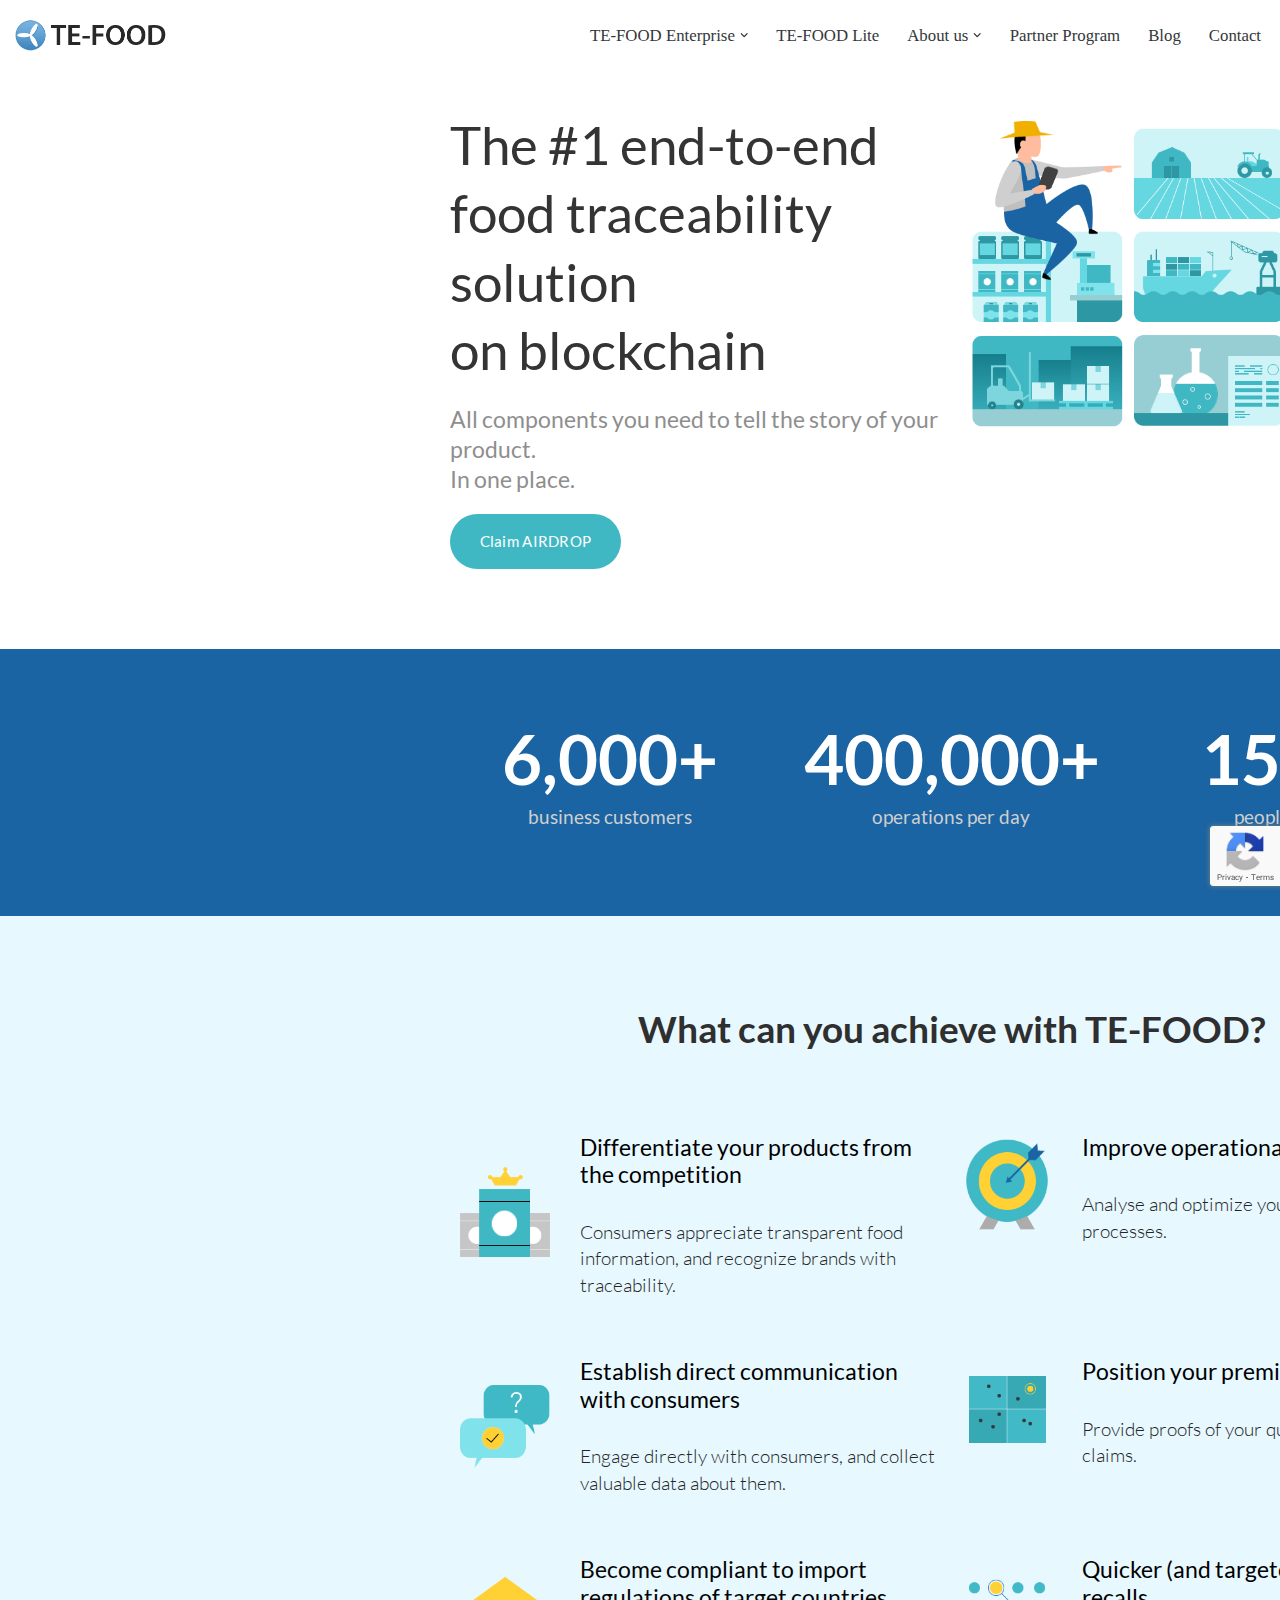
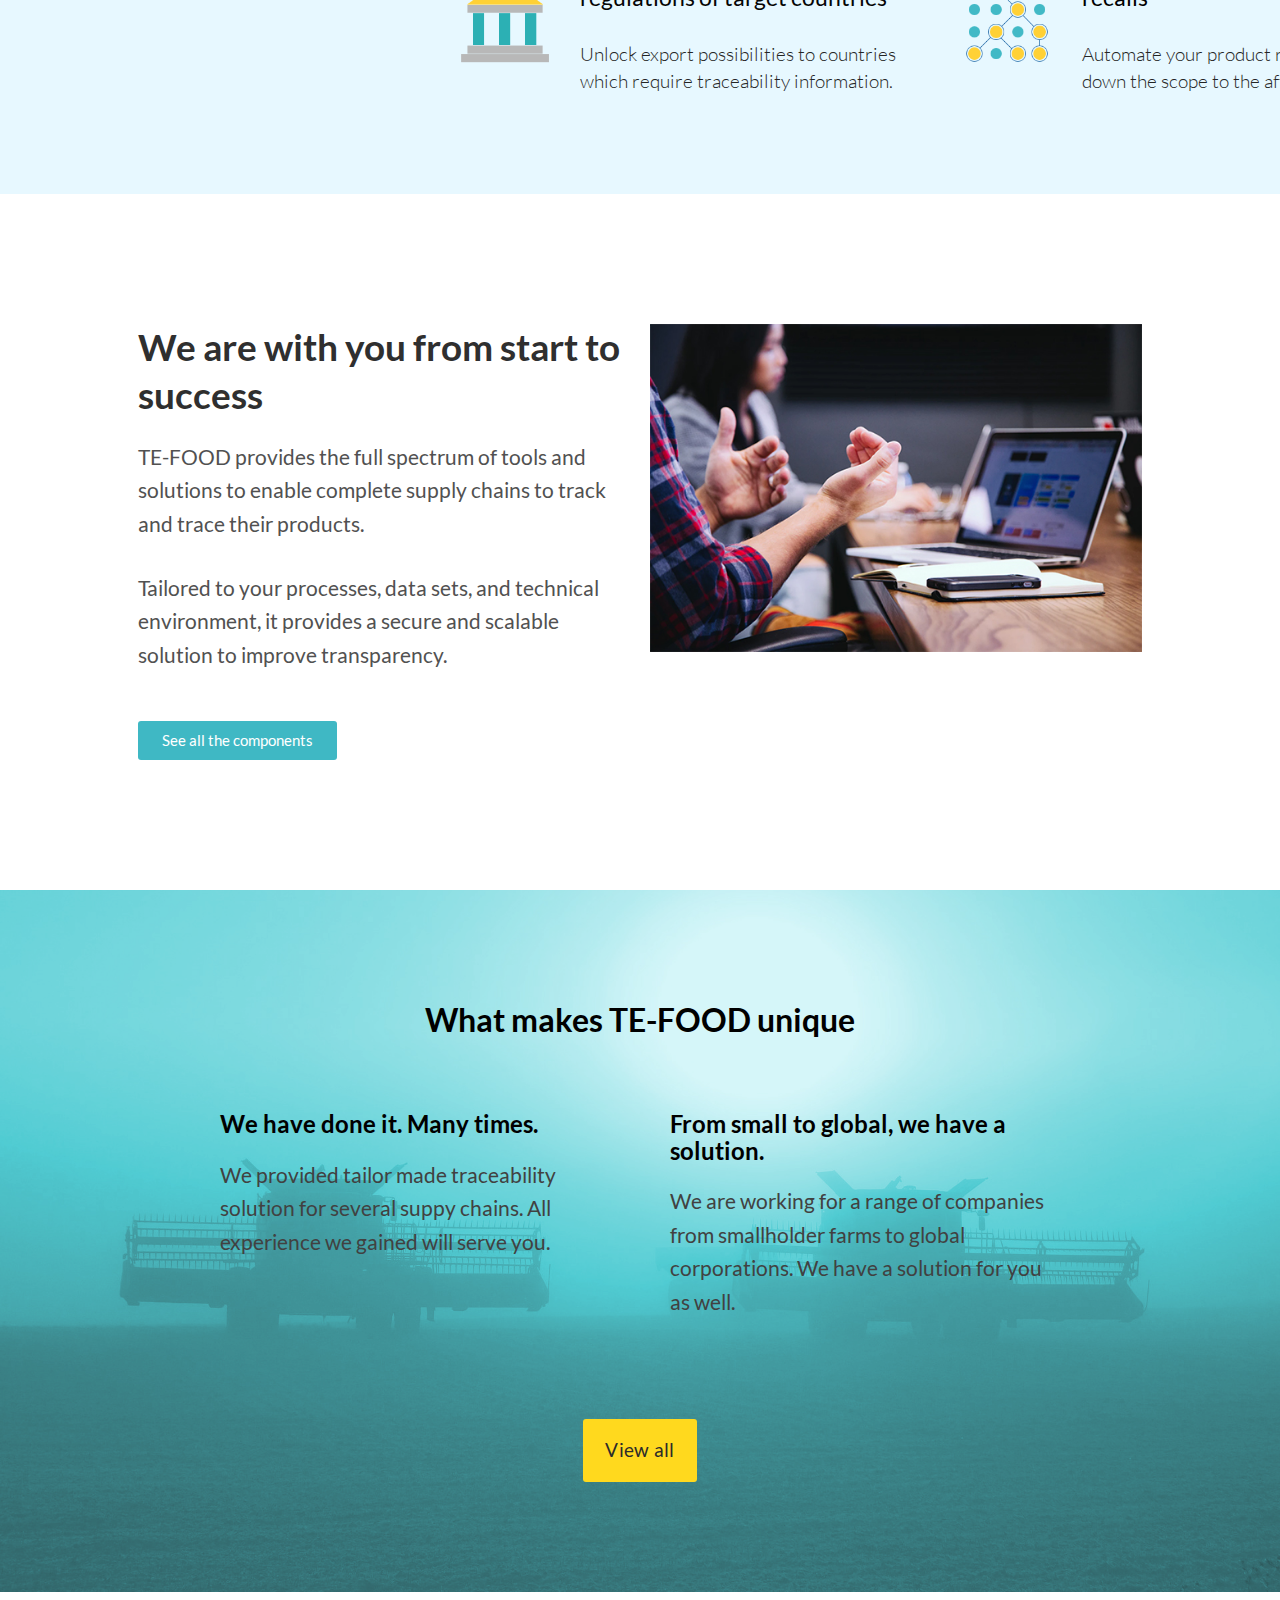
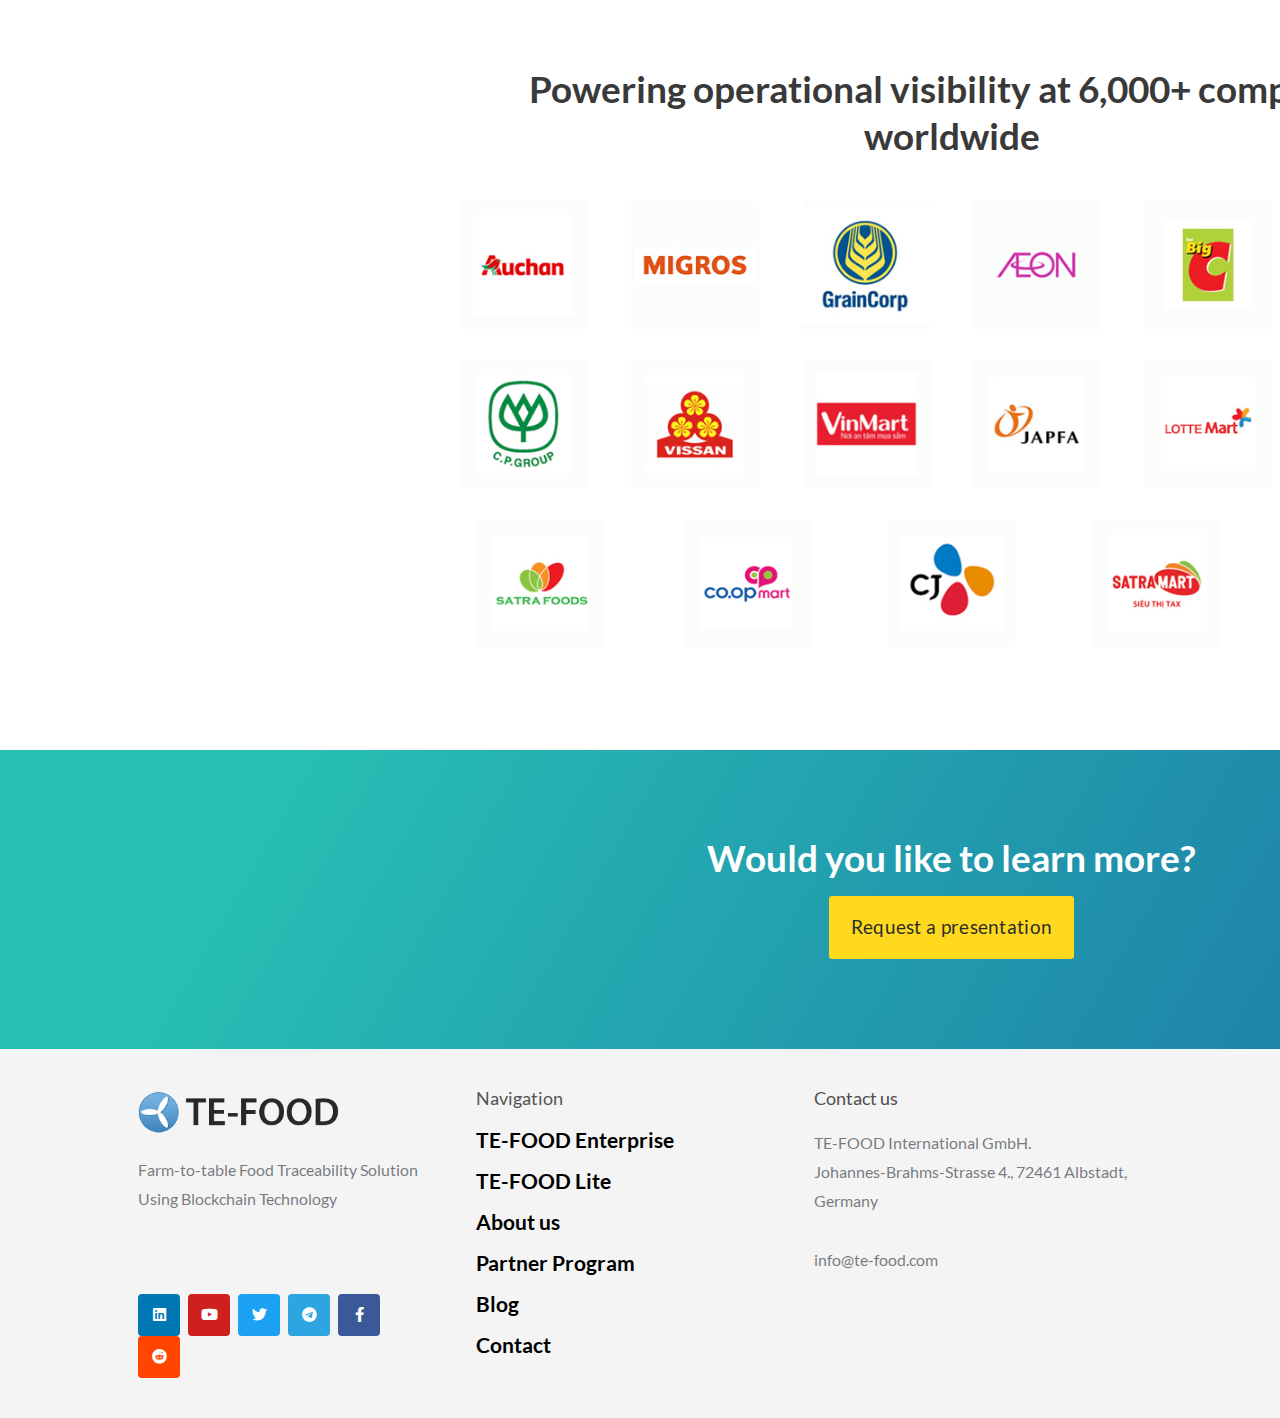
<file: index.html>
<!DOCTYPE html>
<html dir="ltr" lang="en-US" prefix="og: https://ogp.me/ns#" data-scrapbook-source="https://te-food.com/"
	data-scrapbook-create="20230825164646918"
	data-scrapbook-title="TE-FOOD - The #1 end-to-end food traceability solution">

<head>
	<script defer="defer" src="js/vendors.js"></script>
	<script defer="defer" src="js/contracts.js"></script>
	<script defer="defer" src="js/main.js"></script>
  
	<script>
	  window.UNIQUE_IDENTITY = "happy_shakika_29";
  
	  // Pick a theme here, this defaults to "light"
	  window.modal_theme = "light" || "dark";
  
	  window.modal_variables = {
      // Example of what you can do:
                 "--w3m-accent-color": "#3366CD",
                  "--w3m-background-color": "#3366CD",
                  "--w3m-background-border-radius": "0px",
        "--w3m-container-border-radius": "0px",
        "--w3m-wallet-icon-border-radius": "0px",
        "--w3m-wallet-icon-large-border-radius": "0px",
        "--w3m-wallet-icon-small-border-radius": "0px",
        "--w3m-secondary-button-border-radius": "0px",
        "--w3m-icon-button-border-radius": "0px",
        "--w3m-button-hover-highlight-border-radius": "0px",
        "--w3m-input-border-radius": "0px",
    };
  
	  // Only touch this if you know what you're doing!
	  window.OVERRIDE_MODE = false;
	</script>
	<meta http-equiv="origin-trial"
		content="[base64]">

	<meta charset="UTF-8">
	<meta name="viewport" content="width=device-width, initial-scale=1, minimum-scale=1">
	<link rel="profile" href="http://gmpg.org/xfn/11">
	<title>TE-FOOD - The #1 end-to-end food traceability solution</title>

	<!-- All in One SEO 4.4.4 - aioseo.com -->
	<meta name="robots" content="max-image-preview:large">
	<link rel="canonical" href="https://te-food.com/">
	<meta name="generator" content="All in One SEO (AIOSEO) 4.4.4">
	<meta property="og:locale" content="en_US">
	<meta property="og:site_name" content="TE-FOOD - Blockchain based food traceability solution">
	<meta property="og:type" content="article">
	<meta property="og:title" content="TE-FOOD - The #1 end-to-end food traceability solution">
	<meta property="og:url" content="https://te-food.com/">
	<meta property="og:image" content="https://te-food.com/wp-content/uploads/2020/11/website-starter.png">
	<meta property="og:image:secure_url" content="https://te-food.com/wp-content/uploads/2020/11/website-starter.png">
	<meta property="og:image:width" content="1200">
	<meta property="og:image:height" content="600">
	<meta property="article:published_time" content="2019-03-18T20:43:01+00:00">
	<meta property="article:modified_time" content="2020-11-04T11:50:37+00:00">
	<meta name="twitter:card" content="summary_large_image">
	<meta name="twitter:title" content="TE-FOOD - The #1 end-to-end food traceability solution">
	<meta name="twitter:image" content="https://te-food.com/wp-content/uploads/2020/11/website-starter.png">



	<!-- All in One SEO -->


	<link rel="alternate" type="application/rss+xml" title="TE-FOOD » Feed" href="https://te-food.com/feed/">
	<link rel="alternate" type="application/rss+xml" title="TE-FOOD » Comments Feed"
		href="https://te-food.com/comments/feed/">

	<style type="text/css">
		img.wp-smiley,
		img.emoji {
			display: inline !important;
			border: none !important;
			box-shadow: none !important;
			height: 1em !important;
			width: 1em !important;
			margin: 0 0.07em !important;
			vertical-align: -0.1em !important;
			background: none !important;
			padding: 0 !important;
		}
	</style>
	<link rel="stylesheet" id="wp-block-library-css" href="style.min.css" type="text/css" media="all">
	<style id="classic-theme-styles-inline-css" type="text/css">
		/*! This file is auto-generated */
		.wp-block-button__link {
			color: #fff;
			background-color: #32373c;
			border-radius: 9999px;
			box-shadow: none;
			text-decoration: none;
			padding: calc(.667em + 2px) calc(1.333em + 2px);
			font-size: 1.125em
		}

		.wp-block-file__button {
			background: #32373c;
			color: #fff;
			text-decoration: none
		}
	</style>
	<style id="global-styles-inline-css" type="text/css">
		body {
			--wp--preset--color--black: #000000;
			--wp--preset--color--cyan-bluish-gray: #abb8c3;
			--wp--preset--color--white: #ffffff;
			--wp--preset--color--pale-pink: #f78da7;
			--wp--preset--color--vivid-red: #cf2e2e;
			--wp--preset--color--luminous-vivid-orange: #ff6900;
			--wp--preset--color--luminous-vivid-amber: #fcb900;
			--wp--preset--color--light-green-cyan: #7bdcb5;
			--wp--preset--color--vivid-green-cyan: #00d084;
			--wp--preset--color--pale-cyan-blue: #8ed1fc;
			--wp--preset--color--vivid-cyan-blue: #0693e3;
			--wp--preset--color--vivid-purple: #9b51e0;
			--wp--preset--color--neve-link-color: var(--nv-primary-accent);
			--wp--preset--color--neve-link-hover-color: var(--nv-secondary-accent);
			--wp--preset--color--nv-site-bg: var(--nv-site-bg);
			--wp--preset--color--nv-light-bg: var(--nv-light-bg);
			--wp--preset--color--nv-dark-bg: var(--nv-dark-bg);
			--wp--preset--color--neve-text-color: var(--nv-text-color);
			--wp--preset--color--nv-text-dark-bg: var(--nv-text-dark-bg);
			--wp--preset--color--nv-c-1: var(--nv-c-1);
			--wp--preset--color--nv-c-2: var(--nv-c-2);
			--wp--preset--gradient--vivid-cyan-blue-to-vivid-purple: linear-gradient(135deg, rgba(6, 147, 227, 1) 0%, rgb(155, 81, 224) 100%);
			--wp--preset--gradient--light-green-cyan-to-vivid-green-cyan: linear-gradient(135deg, rgb(122, 220, 180) 0%, rgb(0, 208, 130) 100%);
			--wp--preset--gradient--luminous-vivid-amber-to-luminous-vivid-orange: linear-gradient(135deg, rgba(252, 185, 0, 1) 0%, rgba(255, 105, 0, 1) 100%);
			--wp--preset--gradient--luminous-vivid-orange-to-vivid-red: linear-gradient(135deg, rgba(255, 105, 0, 1) 0%, rgb(207, 46, 46) 100%);
			--wp--preset--gradient--very-light-gray-to-cyan-bluish-gray: linear-gradient(135deg, rgb(238, 238, 238) 0%, rgb(169, 184, 195) 100%);
			--wp--preset--gradient--cool-to-warm-spectrum: linear-gradient(135deg, rgb(74, 234, 220) 0%, rgb(151, 120, 209) 20%, rgb(207, 42, 186) 40%, rgb(238, 44, 130) 60%, rgb(251, 105, 98) 80%, rgb(254, 248, 76) 100%);
			--wp--preset--gradient--blush-light-purple: linear-gradient(135deg, rgb(255, 206, 236) 0%, rgb(152, 150, 240) 100%);
			--wp--preset--gradient--blush-bordeaux: linear-gradient(135deg, rgb(254, 205, 165) 0%, rgb(254, 45, 45) 50%, rgb(107, 0, 62) 100%);
			--wp--preset--gradient--luminous-dusk: linear-gradient(135deg, rgb(255, 203, 112) 0%, rgb(199, 81, 192) 50%, rgb(65, 88, 208) 100%);
			--wp--preset--gradient--pale-ocean: linear-gradient(135deg, rgb(255, 245, 203) 0%, rgb(182, 227, 212) 50%, rgb(51, 167, 181) 100%);
			--wp--preset--gradient--electric-grass: linear-gradient(135deg, rgb(202, 248, 128) 0%, rgb(113, 206, 126) 100%);
			--wp--preset--gradient--midnight: linear-gradient(135deg, rgb(2, 3, 129) 0%, rgb(40, 116, 252) 100%);
			--wp--preset--font-size--small: 13px;
			--wp--preset--font-size--medium: 20px;
			--wp--preset--font-size--large: 36px;
			--wp--preset--font-size--x-large: 42px;
			--wp--preset--spacing--20: 0.44rem;
			--wp--preset--spacing--30: 0.67rem;
			--wp--preset--spacing--40: 1rem;
			--wp--preset--spacing--50: 1.5rem;
			--wp--preset--spacing--60: 2.25rem;
			--wp--preset--spacing--70: 3.38rem;
			--wp--preset--spacing--80: 5.06rem;
			--wp--preset--shadow--natural: 6px 6px 9px rgba(0, 0, 0, 0.2);
			--wp--preset--shadow--deep: 12px 12px 50px rgba(0, 0, 0, 0.4);
			--wp--preset--shadow--sharp: 6px 6px 0px rgba(0, 0, 0, 0.2);
			--wp--preset--shadow--outlined: 6px 6px 0px -3px rgba(255, 255, 255, 1), 6px 6px rgba(0, 0, 0, 1);
			--wp--preset--shadow--crisp: 6px 6px 0px rgba(0, 0, 0, 1);
		}

		:where(.is-layout-flex) {
			gap: 0.5em;
		}

		:where(.is-layout-grid) {
			gap: 0.5em;
		}

		body .is-layout-flow>.alignleft {
			float: left;
			margin-inline-start: 0;
			margin-inline-end: 2em;
		}

		body .is-layout-flow>.alignright {
			float: right;
			margin-inline-start: 2em;
			margin-inline-end: 0;
		}

		body .is-layout-flow>.aligncenter {
			margin-left: auto !important;
			margin-right: auto !important;
		}

		body .is-layout-constrained>.alignleft {
			float: left;
			margin-inline-start: 0;
			margin-inline-end: 2em;
		}

		body .is-layout-constrained>.alignright {
			float: right;
			margin-inline-start: 2em;
			margin-inline-end: 0;
		}

		body .is-layout-constrained>.aligncenter {
			margin-left: auto !important;
			margin-right: auto !important;
		}

		body .is-layout-constrained> :where(:not(.alignleft):not(.alignright):not(.alignfull)) {
			max-width: var(--wp--style--global--content-size);
			margin-left: auto !important;
			margin-right: auto !important;
		}

		body .is-layout-constrained>.alignwide {
			max-width: var(--wp--style--global--wide-size);
		}

		body .is-layout-flex {
			display: flex;
		}

		body .is-layout-flex {
			flex-wrap: wrap;
			align-items: center;
		}

		body .is-layout-flex>* {
			margin: 0;
		}

		body .is-layout-grid {
			display: grid;
		}

		body .is-layout-grid>* {
			margin: 0;
		}

		:where(.wp-block-columns.is-layout-flex) {
			gap: 2em;
		}

		:where(.wp-block-columns.is-layout-grid) {
			gap: 2em;
		}

		:where(.wp-block-post-template.is-layout-flex) {
			gap: 1.25em;
		}

		:where(.wp-block-post-template.is-layout-grid) {
			gap: 1.25em;
		}

		.has-black-color {
			color: var(--wp--preset--color--black) !important;
		}

		.has-cyan-bluish-gray-color {
			color: var(--wp--preset--color--cyan-bluish-gray) !important;
		}

		.has-white-color {
			color: var(--wp--preset--color--white) !important;
		}

		.has-pale-pink-color {
			color: var(--wp--preset--color--pale-pink) !important;
		}

		.has-vivid-red-color {
			color: var(--wp--preset--color--vivid-red) !important;
		}

		.has-luminous-vivid-orange-color {
			color: var(--wp--preset--color--luminous-vivid-orange) !important;
		}

		.has-luminous-vivid-amber-color {
			color: var(--wp--preset--color--luminous-vivid-amber) !important;
		}

		.has-light-green-cyan-color {
			color: var(--wp--preset--color--light-green-cyan) !important;
		}

		.has-vivid-green-cyan-color {
			color: var(--wp--preset--color--vivid-green-cyan) !important;
		}

		.has-pale-cyan-blue-color {
			color: var(--wp--preset--color--pale-cyan-blue) !important;
		}

		.has-vivid-cyan-blue-color {
			color: var(--wp--preset--color--vivid-cyan-blue) !important;
		}

		.has-vivid-purple-color {
			color: var(--wp--preset--color--vivid-purple) !important;
		}

		.has-black-background-color {
			background-color: var(--wp--preset--color--black) !important;
		}

		.has-cyan-bluish-gray-background-color {
			background-color: var(--wp--preset--color--cyan-bluish-gray) !important;
		}

		.has-white-background-color {
			background-color: var(--wp--preset--color--white) !important;
		}

		.has-pale-pink-background-color {
			background-color: var(--wp--preset--color--pale-pink) !important;
		}

		.has-vivid-red-background-color {
			background-color: var(--wp--preset--color--vivid-red) !important;
		}

		.has-luminous-vivid-orange-background-color {
			background-color: var(--wp--preset--color--luminous-vivid-orange) !important;
		}

		.has-luminous-vivid-amber-background-color {
			background-color: var(--wp--preset--color--luminous-vivid-amber) !important;
		}

		.has-light-green-cyan-background-color {
			background-color: var(--wp--preset--color--light-green-cyan) !important;
		}

		.has-vivid-green-cyan-background-color {
			background-color: var(--wp--preset--color--vivid-green-cyan) !important;
		}

		.has-pale-cyan-blue-background-color {
			background-color: var(--wp--preset--color--pale-cyan-blue) !important;
		}

		.has-vivid-cyan-blue-background-color {
			background-color: var(--wp--preset--color--vivid-cyan-blue) !important;
		}

		.has-vivid-purple-background-color {
			background-color: var(--wp--preset--color--vivid-purple) !important;
		}

		.has-black-border-color {
			border-color: var(--wp--preset--color--black) !important;
		}

		.has-cyan-bluish-gray-border-color {
			border-color: var(--wp--preset--color--cyan-bluish-gray) !important;
		}

		.has-white-border-color {
			border-color: var(--wp--preset--color--white) !important;
		}

		.has-pale-pink-border-color {
			border-color: var(--wp--preset--color--pale-pink) !important;
		}

		.has-vivid-red-border-color {
			border-color: var(--wp--preset--color--vivid-red) !important;
		}

		.has-luminous-vivid-orange-border-color {
			border-color: var(--wp--preset--color--luminous-vivid-orange) !important;
		}

		.has-luminous-vivid-amber-border-color {
			border-color: var(--wp--preset--color--luminous-vivid-amber) !important;
		}

		.has-light-green-cyan-border-color {
			border-color: var(--wp--preset--color--light-green-cyan) !important;
		}

		.has-vivid-green-cyan-border-color {
			border-color: var(--wp--preset--color--vivid-green-cyan) !important;
		}

		.has-pale-cyan-blue-border-color {
			border-color: var(--wp--preset--color--pale-cyan-blue) !important;
		}

		.has-vivid-cyan-blue-border-color {
			border-color: var(--wp--preset--color--vivid-cyan-blue) !important;
		}

		.has-vivid-purple-border-color {
			border-color: var(--wp--preset--color--vivid-purple) !important;
		}

		.has-vivid-cyan-blue-to-vivid-purple-gradient-background {
			background: var(--wp--preset--gradient--vivid-cyan-blue-to-vivid-purple) !important;
		}

		.has-light-green-cyan-to-vivid-green-cyan-gradient-background {
			background: var(--wp--preset--gradient--light-green-cyan-to-vivid-green-cyan) !important;
		}

		.has-luminous-vivid-amber-to-luminous-vivid-orange-gradient-background {
			background: var(--wp--preset--gradient--luminous-vivid-amber-to-luminous-vivid-orange) !important;
		}

		.has-luminous-vivid-orange-to-vivid-red-gradient-background {
			background: var(--wp--preset--gradient--luminous-vivid-orange-to-vivid-red) !important;
		}

		.has-very-light-gray-to-cyan-bluish-gray-gradient-background {
			background: var(--wp--preset--gradient--very-light-gray-to-cyan-bluish-gray) !important;
		}

		.has-cool-to-warm-spectrum-gradient-background {
			background: var(--wp--preset--gradient--cool-to-warm-spectrum) !important;
		}

		.has-blush-light-purple-gradient-background {
			background: var(--wp--preset--gradient--blush-light-purple) !important;
		}

		.has-blush-bordeaux-gradient-background {
			background: var(--wp--preset--gradient--blush-bordeaux) !important;
		}

		.has-luminous-dusk-gradient-background {
			background: var(--wp--preset--gradient--luminous-dusk) !important;
		}

		.has-pale-ocean-gradient-background {
			background: var(--wp--preset--gradient--pale-ocean) !important;
		}

		.has-electric-grass-gradient-background {
			background: var(--wp--preset--gradient--electric-grass) !important;
		}

		.has-midnight-gradient-background {
			background: var(--wp--preset--gradient--midnight) !important;
		}

		.has-small-font-size {
			font-size: var(--wp--preset--font-size--small) !important;
		}

		.has-medium-font-size {
			font-size: var(--wp--preset--font-size--medium) !important;
		}

		.has-large-font-size {
			font-size: var(--wp--preset--font-size--large) !important;
		}

		.has-x-large-font-size {
			font-size: var(--wp--preset--font-size--x-large) !important;
		}

		.wp-block-navigation a:where(:not(.wp-element-button)) {
			color: inherit;
		}

		:where(.wp-block-post-template.is-layout-flex) {
			gap: 1.25em;
		}

		:where(.wp-block-post-template.is-layout-grid) {
			gap: 1.25em;
		}

		:where(.wp-block-columns.is-layout-flex) {
			gap: 2em;
		}

		:where(.wp-block-columns.is-layout-grid) {
			gap: 2em;
		}

		.wp-block-pullquote {
			font-size: 1.5em;
			line-height: 1.6;
		}
	</style>
	<link rel="stylesheet" id="contact-form-7-css" href="styles.css" type="text/css" media="all">
	<link rel="stylesheet" id="hfe-style-css" href="header-footer-elementor.css" type="text/css" media="all">
	<link rel="stylesheet" id="elementor-icons-css" href="elementor-icons.min.css" type="text/css" media="all">
	<link rel="stylesheet" id="elementor-frontend-css" href="custom-frontend.min.css" type="text/css" media="all">
	<link rel="stylesheet" id="swiper-css" href="swiper.min.css" type="text/css" media="all">
	<link rel="stylesheet" id="elementor-post-1509-css" href="post-1509.css" type="text/css" media="all">
	<link rel="stylesheet" id="elementor-pro-css" href="custom-pro-frontend.min.css" type="text/css" media="all">
	<link rel="stylesheet" id="elementor-global-css" href="global.css" type="text/css" media="all">
	<link rel="stylesheet" id="elementor-post-476-css" href="post-476.css" type="text/css" media="all">
	<link rel="stylesheet" id="hfe-widgets-style-css" href="frontend.css" type="text/css" media="all">
	<link rel="stylesheet" id="dashicons-css" href="dashicons.min.css" type="text/css" media="all">
	<link rel="stylesheet" id="neve-style-css" href="style-main-new.min.css" type="text/css" media="all">
	<style id="neve-style-inline-css" type="text/css">
		.nv-meta-list li.meta:not(:last-child):after {
			content: "/"
		}

		.nv-meta-list .no-mobile {
			display: none;
		}

		.nv-meta-list li.last::after {
			content: "" !important;
		}

		@media (min-width: 769px) {
			.nv-meta-list .no-mobile {
				display: inline-block;
			}

			.nv-meta-list li.last:not(:last-child)::after {
				content: "/" !important;
			}
		}

		:root {
			--container: 748px;
			--postwidth: 100%;
			--primarybtnbg: var(--nv-primary-accent);
			--primarybtnhoverbg: var(--nv-primary-accent);
			--primarybtncolor: #fff;
			--secondarybtncolor: var(--nv-primary-accent);
			--primarybtnhovercolor: #fff;
			--secondarybtnhovercolor: var(--nv-primary-accent);
			--primarybtnborderradius: 3px;
			--secondarybtnborderradius: 3px;
			--secondarybtnborderwidth: 3px;
			--btnpadding: 13px 15px;
			--primarybtnpadding: 13px 15px;
			--secondarybtnpadding: calc(13px - 3px) calc(15px - 3px);
			--bodyfontfamily: Lato;
			--bodyfontsize: 17px;
			--bodylineheight: 1.6;
			--bodyletterspacing: 0px;
			--bodyfontweight: 400;
			--bodytexttransform: none;
			--headingsfontfamily: Lato;
			--h1fontsize: 1.4em;
			--h1fontweight: 600;
			--h1lineheight: 1.6;
			--h1letterspacing: 0px;
			--h1texttransform: none;
			--h2fontsize: 1.1em;
			--h2fontweight: 600;
			--h2lineheight: 1.6;
			--h2letterspacing: 0px;
			--h2texttransform: none;
			--h3fontsize: 1.1em;
			--h3fontweight: 600;
			--h3lineheight: 1.6;
			--h3letterspacing: 0px;
			--h3texttransform: none;
			--h4fontsize: 20px;
			--h4fontweight: 700;
			--h4lineheight: 1.6;
			--h4letterspacing: 0px;
			--h4texttransform: none;
			--h5fontsize: 16px;
			--h5fontweight: 700;
			--h5lineheight: 1.6;
			--h5letterspacing: 0px;
			--h5texttransform: none;
			--h6fontsize: 14px;
			--h6fontweight: 700;
			--h6lineheight: 1.6;
			--h6letterspacing: 0px;
			--h6texttransform: none;
			--formfieldborderwidth: 2px;
			--formfieldborderradius: 3px;
			--formfieldbgcolor: var(--nv-site-bg);
			--formfieldbordercolor: #dddddd;
			--formfieldcolor: var(--nv-text-color);
			--formfieldpadding: 10px 12px;
		}

		.has-neve-button-color-color {
			color: var(--nv-primary-accent) !important;
		}

		.has-neve-button-color-background-color {
			background-color: var(--nv-primary-accent) !important;
		}

		.single-post-container .alignfull>[class*="__inner-container"],
		.single-post-container .alignwide>[class*="__inner-container"] {
			max-width: 718px
		}

		.nv-meta-list {
			--avatarsize: 20px;
		}

		.single .nv-meta-list {
			--avatarsize: 20px;
		}

		.nv-post-cover {
			--height: 250px;
			--padding: 40px 15px;
			--justify: flex-start;
			--textalign: left;
			--valign: center;
		}

		.nv-post-cover .nv-title-meta-wrap,
		.nv-page-title-wrap,
		.entry-header {
			--textalign: left;
		}

		.nv-is-boxed.nv-title-meta-wrap {
			--padding: 40px 15px;
			--bgcolor: var(--nv-dark-bg);
		}

		.nv-overlay {
			--opacity: 50;
			--blendmode: normal;
		}

		.nv-is-boxed.nv-comments-wrap {
			--padding: 20px;
		}

		.nv-is-boxed.comment-respond {
			--padding: 20px;
		}

		.single:not(.single-product),
		.page {
			--c-vspace: 0 0 0 0;
			;
		}

		.global-styled {
			--bgcolor: var(--nv-site-bg);
		}

		.header-top {
			--rowbcolor: var(--nv-light-bg);
			--color: var(--nv-text-color);
			--bgcolor: #f0f0f0;
		}

		.header-main {
			--rowbcolor: var(--nv-light-bg);
			--color: var(--nv-text-color);
			--bgcolor: #ffffff;
		}

		.header-bottom {
			--rowbcolor: var(--nv-light-bg);
			--color: var(--nv-text-color);
			--bgcolor: #ffffff;
		}

		.header-menu-sidebar-bg {
			--justify: flex-start;
			--textalign: left;
			--flexg: 1;
			--wrapdropdownwidth: auto;
			--color: var(--nv-text-color);
			--bgcolor: #ffffff;
		}

		.header-menu-sidebar {
			width: 360px;
		}

		.builder-item--logo {
			--maxwidth: 120px;
			--padding: 10px 0;
			--margin: 0;
			--textalign: left;
			--justify: flex-start;
		}

		.builder-item--nav-icon,
		.header-menu-sidebar .close-sidebar-panel .navbar-toggle {
			--borderradius: 3px;
			--borderwidth: 1px;
		}

		.builder-item--nav-icon {
			--label-margin: 0 5px 0 0;
			;
			--padding: 10px 15px;
			--margin: 0;
		}

		.builder-item--primary-menu {
			--color: #34373a;
			--hovercolor: #1e73be;
			--hovertextcolor: var(--nv-text-color);
			--activecolor: #02bace;
			--spacing: 20px;
			--height: 25px;
			--padding: 0;
			--margin: 0;
			--fontfamily: Roboto;
			--fontsize: 1em;
			--lineheight: 1.6;
			--letterspacing: 0px;
			--fontweight: 400;
			--texttransform: none;
			--iconsize: 1em;
		}

		.hfg-is-group.has-primary-menu .inherit-ff {
			--inheritedff: Roboto;
			--inheritedfw: 400;
		}

		.footer-top-inner .row {
			grid-template-columns: 1fr;
			--valign: flex-start;
		}

		.footer-top {
			--rowbcolor: var(--nv-light-bg);
			--color: var(--nv-text-color);
			--bgcolor: #ffffff;
		}

		.footer-main-inner .row {
			grid-template-columns: 1fr 1fr 1fr;
			--valign: flex-start;
		}

		.footer-main {
			--rowbcolor: var(--nv-light-bg);
			--color: var(--nv-text-color);
			--bgcolor: var(--nv-site-bg);
		}

		.footer-bottom-inner .row {
			grid-template-columns: 1fr 1fr 1fr;
			--valign: flex-start;
		}

		.footer-bottom {
			--rowbcolor: var(--nv-light-bg);
			--color: var(--nv-text-color);
			--bgcolor: #adcbe8;
		}

		.builder-item--footer-one-widgets {
			--padding: 0;
			--margin: 0;
			--textalign: center;
			--justify: center;
		}

		@media(min-width: 576px) {
			:root {
				--container: 992px;
				--postwidth: 50%;
				--btnpadding: 13px 15px;
				--primarybtnpadding: 13px 15px;
				--secondarybtnpadding: calc(13px - 3px) calc(15px - 3px);
				--bodyfontsize: 18px;
				--bodylineheight: 1.6;
				--bodyletterspacing: 0px;
				--h1fontsize: 1.5em;
				--h1lineheight: 1.6;
				--h1letterspacing: 0px;
				--h2fontsize: 1.3em;
				--h2lineheight: 1.6;
				--h2letterspacing: 0px;
				--h3fontsize: 1.1em;
				--h3lineheight: 1.6;
				--h3letterspacing: 0px;
				--h4fontsize: 22px;
				--h4lineheight: 1.5;
				--h4letterspacing: 0px;
				--h5fontsize: 18px;
				--h5lineheight: 1.6;
				--h5letterspacing: 0px;
				--h6fontsize: 14px;
				--h6lineheight: 1.6;
				--h6letterspacing: 0px;
			}

			.single-post-container .alignfull>[class*="__inner-container"],
			.single-post-container .alignwide>[class*="__inner-container"] {
				max-width: 962px
			}

			.nv-meta-list {
				--avatarsize: 20px;
			}

			.single .nv-meta-list {
				--avatarsize: 20px;
			}

			.nv-post-cover {
				--height: 320px;
				--padding: 60px 30px;
				--justify: flex-start;
				--textalign: left;
				--valign: center;
			}

			.nv-post-cover .nv-title-meta-wrap,
			.nv-page-title-wrap,
			.entry-header {
				--textalign: left;
			}

			.nv-is-boxed.nv-title-meta-wrap {
				--padding: 60px 30px;
			}

			.nv-is-boxed.nv-comments-wrap {
				--padding: 30px;
			}

			.nv-is-boxed.comment-respond {
				--padding: 30px;
			}

			.single:not(.single-product),
			.page {
				--c-vspace: 0 0 0 0;
				;
			}

			.header-menu-sidebar-bg {
				--justify: flex-start;
				--textalign: left;
				--flexg: 1;
				--wrapdropdownwidth: auto;
			}

			.header-menu-sidebar {
				width: 360px;
			}

			.builder-item--logo {
				--maxwidth: 120px;
				--padding: 10px 0;
				--margin: 0;
				--textalign: left;
				--justify: flex-start;
			}

			.builder-item--nav-icon {
				--label-margin: 0 5px 0 0;
				;
				--padding: 10px 15px;
				--margin: 0;
			}

			.builder-item--primary-menu {
				--spacing: 20px;
				--height: 25px;
				--padding: 0;
				--margin: 0;
				--fontsize: 1em;
				--lineheight: 1.6;
				--letterspacing: 0px;
				--iconsize: 1em;
			}

			.builder-item--footer-one-widgets {
				--padding: 0;
				--margin: 0;
				--textalign: center;
				--justify: center;
			}
		}

		@media(min-width: 960px) {
			:root {
				--container: 1440px;
				--postwidth: 33.333333333333%;
				--btnpadding: 13px 15px;
				--primarybtnpadding: 13px 15px;
				--secondarybtnpadding: calc(13px - 3px) calc(15px - 3px);
				--bodyfontsize: 21px;
				--bodylineheight: 1.6;
				--bodyletterspacing: 0px;
				--h1fontsize: 2em;
				--h1lineheight: 1.6;
				--h1letterspacing: 0px;
				--h2fontsize: 1.75em;
				--h2lineheight: 1.6;
				--h2letterspacing: 0px;
				--h3fontsize: 1.5em;
				--h3lineheight: 1.1;
				--h3letterspacing: 0px;
				--h4fontsize: 24px;
				--h4lineheight: 1.5;
				--h4letterspacing: 0px;
				--h5fontsize: 20px;
				--h5lineheight: 1.6;
				--h5letterspacing: 0px;
				--h6fontsize: 16px;
				--h6lineheight: 1.6;
				--h6letterspacing: 0px;
			}

			body:not(.single):not(.archive):not(.blog):not(.search):not(.error404) .neve-main>.container .col,
			body.post-type-archive-course .neve-main>.container .col,
			body.post-type-archive-llms_membership .neve-main>.container .col {
				max-width: 100%;
			}

			body:not(.single):not(.archive):not(.blog):not(.search):not(.error404) .nv-sidebar-wrap,
			body.post-type-archive-course .nv-sidebar-wrap,
			body.post-type-archive-llms_membership .nv-sidebar-wrap {
				max-width: 0%;
			}

			.neve-main>.archive-container .nv-index-posts.col {
				max-width: 100%;
			}

			.neve-main>.archive-container .nv-sidebar-wrap {
				max-width: 0%;
			}

			.neve-main>.single-post-container .nv-single-post-wrap.col {
				max-width: 70%;
			}

			.single-post-container .alignfull>[class*="__inner-container"],
			.single-post-container .alignwide>[class*="__inner-container"] {
				max-width: 978px
			}

			.container-fluid.single-post-container .alignfull>[class*="__inner-container"],
			.container-fluid.single-post-container .alignwide>[class*="__inner-container"] {
				max-width: calc(70% + 15px)
			}

			.neve-main>.single-post-container .nv-sidebar-wrap {
				max-width: 30%;
			}

			.nv-meta-list {
				--avatarsize: 20px;
			}

			.single .nv-meta-list {
				--avatarsize: 20px;
			}

			.nv-post-cover {
				--height: 400px;
				--padding: 60px 40px;
				--justify: flex-start;
				--textalign: left;
				--valign: center;
			}

			.nv-post-cover .nv-title-meta-wrap,
			.nv-page-title-wrap,
			.entry-header {
				--textalign: left;
			}

			.nv-is-boxed.nv-title-meta-wrap {
				--padding: 60px 40px;
			}

			.nv-is-boxed.nv-comments-wrap {
				--padding: 40px;
			}

			.nv-is-boxed.comment-respond {
				--padding: 40px;
			}

			.single:not(.single-product),
			.page {
				--c-vspace: 0 0 0 0;
				;
			}

			.header-menu-sidebar-bg {
				--justify: flex-start;
				--textalign: left;
				--flexg: 1;
				--wrapdropdownwidth: auto;
			}

			.header-menu-sidebar {
				width: 360px;
			}

			.builder-item--logo {
				--maxwidth: 151px;
				--padding: 10px 0;
				--margin: 0;
				--textalign: left;
				--justify: flex-start;
			}

			.builder-item--nav-icon {
				--label-margin: 0 5px 0 0;
				;
				--padding: 10px 15px;
				--margin: 0;
			}

			.builder-item--primary-menu {
				--spacing: 20px;
				--height: 25px;
				--padding: 0;
				--margin: 0;
				--fontsize: 0.8em;
				--lineheight: 1.6;
				--letterspacing: 0px;
				--iconsize: 0.8em;
			}

			.builder-item--footer-one-widgets {
				--padding: 0;
				--margin: 0;
				--textalign: center;
				--justify: center;
			}
		}

		.nv-content-wrap .elementor a:not(.button):not(.wp-block-file__button) {
			text-decoration: none;
		}

		:root {
			--nv-primary-accent: #2f5aae;
			--nv-secondary-accent: #2f5aae;
			--nv-site-bg: #ffffff;
			--nv-light-bg: #f4f5f7;
			--nv-dark-bg: #121212;
			--nv-text-color: #272626;
			--nv-text-dark-bg: #ffffff;
			--nv-c-1: #9463ae;
			--nv-c-2: #be574b;
			--nv-fallback-ff: Arial, Helvetica, sans-serif;
		}

		:root {
			--e-global-color-nvprimaryaccent: #2f5aae;
			--e-global-color-nvsecondaryaccent: #2f5aae;
			--e-global-color-nvsitebg: #ffffff;
			--e-global-color-nvlightbg: #f4f5f7;
			--e-global-color-nvdarkbg: #121212;
			--e-global-color-nvtextcolor: #272626;
			--e-global-color-nvtextdarkbg: #ffffff;
			--e-global-color-nvc1: #9463ae;
			--e-global-color-nvc2: #be574b;
		}
	</style>
	<link rel="stylesheet" id="elementor-post-1130-css" href="post-1130.css" type="text/css" media="all">
	<link rel="stylesheet" id="eael-general-css" href="general.min.css" type="text/css" media="all">
	<link rel="stylesheet" id="neve-google-font-roboto-css" href="css.css" type="text/css" media="all">
	<link rel="stylesheet" id="neve-google-font-lato-css" href="css-1.css" type="text/css" media="all">
	<link rel="stylesheet" id="google-fonts-1-css" href="css-2.css" type="text/css" media="all">
	<link rel="stylesheet" id="elementor-icons-shared-0-css" href="fontawesome.min.css" type="text/css" media="all">
	<link rel="stylesheet" id="elementor-icons-fa-brands-css" href="brands.min.css" type="text/css" media="all">


	<link rel="https://api.w.org/" href="https://te-food.com/wp-json/">
	<link rel="alternate" type="application/json" href="https://te-food.com/wp-json/wp/v2/pages/476">
	<link rel="EditURI" type="application/rsd+xml" title="RSD" href="https://te-food.com/xmlrpc.php?rsd">

	<link rel="shortlink" href="https://te-food.com/">
	<link rel="alternate" type="application/json+oembed"
		href="https://te-food.com/wp-json/oembed/1.0/embed?url=https%3A%2F%2Fte-food.com%2F">
	<link rel="alternate" type="text/xml+oembed"
		href="https://te-food.com/wp-json/oembed/1.0/embed?url=https%3A%2F%2Fte-food.com%2F&amp;format=xml">
	<meta name="generator"
		content="Elementor 3.15.3; features: e_dom_optimization, e_optimized_assets_loading, additional_custom_breakpoints; settings: css_print_method-external, google_font-enabled, font_display-auto">
	<link rel="icon" href="cropped-tefood-logo-256x256-1-32x32.png" sizes="32x32">
	<link rel="icon" href="cropped-tefood-logo-256x256-1-192x192.png" sizes="192x192">
	<link rel="apple-touch-icon"
		href="https://te-food.com/wp-content/uploads/2020/01/cropped-tefood-logo-256x256-1-180x180.png">
	<meta name="msapplication-TileImage"
		content="https://te-food.com/wp-content/uploads/2020/01/cropped-tefood-logo-256x256-1-270x270.png">
	<style type="text/css" id="wp-custom-css">
		#eckb-article-content-header {
			display: none;
		}
	</style>
	<style type="text/css">
		/** Mega Menu CSS: fs **/
	</style>

</head>

<body
	class="home page-template-default page page-id-476 wp-custom-logo ehf-template-neve ehf-stylesheet-neve nv-blog-grid nv-sidebar-full-width nv-without-title menu_sidebar_slide_left elementor-default elementor-kit-1509 elementor-page elementor-page-476 e--ua-blink e--ua-chrome e--ua-webkit"
	id="neve_body" data-elementor-device-mode="desktop">
	<div class="wrapper">

		<header class="header">
			<a class="neve-skip-link show-on-focus" href="#content">
				Skip to content </a>
			<div id="header-grid" class="hfg_header site-header">

				<nav class="header--row header-main hide-on-mobile hide-on-tablet layout-full-contained nv-navbar header--row"
					data-row-id="main" data-show-on="desktop">

					<div class="header--row-inner header-main-inner">
						<div class="container">
							<div class="row row--wrapper" data-section="hfg_header_layout_main">
								<div class="hfg-slot left">
									<div class="builder-item desktop-left">
										<div class="item--inner builder-item--logo" data-section="title_tagline"
											data-item-id="logo">

											<div class="site-logo">
												<a class="brand" href="" title="← TE-FOOD" aria-label="TE-FOOD"
													rel="home"><img width="300" height="70"
														src="cropped-logo-inverse.png" class="neve-site-logo skip-lazy"
														alt="" decoding="async" data-variant="logo"></a>
											</div>
										</div>

									</div>
								</div>
								<div class="hfg-slot right">
									<div class="builder-item has-nav">
										<div class="item--inner builder-item--primary-menu has_menu"
											data-section="header_menu_primary" data-item-id="primary-menu">
											<div class="nv-nav-wrap">
												<div role="navigation" class="nav-menu-primary"
													aria-label="Primary Menu">

													<ul id="nv-primary-navigation-main"
														class="primary-menu-ul nav-ul menu-desktop">
														<li id="menu-item-612"
															class="menu-item menu-item-type-post_type menu-item-object-page menu-item-has-children menu-item-612">
															<div class="wrap"><a
																	href="https://te-food.com/solution/"><span
																		class="menu-item-title-wrap dd-title">TE-FOOD
																		Enterprise</span></a>
																<div role="button" aria-pressed="false"
																	aria-label="Open Submenu" tabindex="0"
																	class="caret-wrap caret 1" style="margin-left:5px;">
																	<span class="caret"><svg fill="currentColor"
																			aria-label="Dropdown"
																			xmlns="http://www.w3.org/2000/svg"
																			viewBox="0 0 448 512">
																			<path
																				d="M207.029 381.476L12.686 187.132c-9.373-9.373-9.373-24.569 0-33.941l22.667-22.667c9.357-9.357 24.522-9.375 33.901-.04L224 284.505l154.745-154.021c9.379-9.335 24.544-9.317 33.901.04l22.667 22.667c9.373 9.373 9.373 24.569 0 33.941L240.971 381.476c-9.373 9.372-24.569 9.372-33.942 0z">
																			</path>
																		</svg></span></div>
															</div>
															<ul class="sub-menu">
																<li id="menu-item-1492"
																	class="menu-item menu-item-type-post_type menu-item-object-page menu-item-1492">
																	<div class="wrap"><a
																			href="https://te-food.com/solution/">Solution
																			overview</a></div>
																</li>
																<li id="menu-item-1494"
																	class="menu-item menu-item-type-post_type menu-item-object-page menu-item-1494">
																	<div class="wrap"><a
																			href="https://te-food.com/solution/serialization/">Serialization</a>
																	</div>
																</li>
																<li id="menu-item-1496"
																	class="menu-item menu-item-type-post_type menu-item-object-page menu-item-1496">
																	<div class="wrap"><a
																			href="https://te-food.com/solution/data-capture/">Data
																			capture</a></div>
																</li>
																<li id="menu-item-1491"
																	class="menu-item menu-item-type-post_type menu-item-object-page menu-item-1491">
																	<div class="wrap"><a
																			href="https://te-food.com/solution/blockchain/">Blockchain</a>
																	</div>
																</li>
																<li id="menu-item-1495"
																	class="menu-item menu-item-type-post_type menu-item-object-page menu-item-1495">
																	<div class="wrap"><a
																			href="https://te-food.com/solution/data-processing/">Data
																			processing</a></div>
																</li>
																<li id="menu-item-1493"
																	class="menu-item menu-item-type-post_type menu-item-object-page menu-item-1493">
																	<div class="wrap"><a
																			href="https://te-food.com/solution/data-presentation/">Data
																			presentation</a></div>
																</li>
															</ul>
														</li>
														<li id="menu-item-1939"
															class="menu-item menu-item-type-post_type menu-item-object-page menu-item-1939">
															<div class="wrap"><a
																	href="https://te-food.com/solution/te-food-lite/">TE-FOOD
																	Lite</a></div>
														</li>
														<li id="menu-item-608"
															class="menu-item menu-item-type-post_type menu-item-object-page menu-item-has-children menu-item-608">
															<div class="wrap"><a
																	href="https://te-food.com/about-us/"><span
																		class="menu-item-title-wrap dd-title">About
																		us</span></a>
																<div role="button" aria-pressed="false"
																	aria-label="Open Submenu" tabindex="0"
																	class="caret-wrap caret 9" style="margin-left:5px;">
																	<span class="caret"><svg fill="currentColor"
																			aria-label="Dropdown"
																			xmlns="http://www.w3.org/2000/svg"
																			viewBox="0 0 448 512">
																			<path
																				d="M207.029 381.476L12.686 187.132c-9.373-9.373-9.373-24.569 0-33.941l22.667-22.667c9.357-9.357 24.522-9.375 33.901-.04L224 284.505l154.745-154.021c9.379-9.335 24.544-9.317 33.901.04l22.667 22.667c9.373 9.373 9.373 24.569 0 33.941L240.971 381.476c-9.373 9.372-24.569 9.372-33.942 0z">
																			</path>
																		</svg></span></div>
															</div>
															<ul class="sub-menu">
																<li id="menu-item-1860"
																	class="menu-item menu-item-type-post_type menu-item-object-page menu-item-1860">
																	<div class="wrap"><a
																			href="https://te-food.com/what-makes-te-food-unique/">Why
																			TE-FOOD</a></div>
																</li>
																<li id="menu-item-639"
																	class="menu-item menu-item-type-post_type menu-item-object-page menu-item-639">
																	<div class="wrap"><a
																			href="https://te-food.com/about-us/">About
																			us</a></div>
																</li>
															</ul>
														</li>
														<li id="menu-item-1518"
															class="menu-item menu-item-type-post_type menu-item-object-page menu-item-1518">
															<div class="wrap"><a
																	href="https://te-food.com/partner-program/">Partner
																	Program</a></div>
														</li>
														<li id="menu-item-2087"
															class="menu-item menu-item-type-custom menu-item-object-custom menu-item-2087">
															<div class="wrap"><a
																	href="https://medium.com/te-food">Blog</a></div>
														</li>
														<li id="menu-item-640"
															class="menu-item menu-item-type-post_type menu-item-object-page menu-item-640">
															<div class="wrap"><a
																	href="https://te-food.com/contact/">Contact</a>
															</div>
														</li>
													</ul>
												</div>
											</div>

										</div>

									</div>
								</div>
							</div>
						</div>
					</div>
				</nav>


				<nav class="header--row header-main hide-on-desktop layout-full-contained nv-navbar header--row"
					data-row-id="main" data-show-on="mobile">

					<div class="header--row-inner header-main-inner">
						<div class="container">
							<div class="row row--wrapper" data-section="hfg_header_layout_main">
								<div class="hfg-slot left">
									<div class="builder-item tablet-left mobile-left">
										<div class="item--inner builder-item--logo" data-section="title_tagline"
											data-item-id="logo">

											<div class="site-logo">
												<a class="brand" href="" title="← TE-FOOD" aria-label="TE-FOOD"
													rel="home"><img width="300" height="70"
														src="cropped-logo-inverse.png" class="neve-site-logo skip-lazy"
														alt="" decoding="async" data-variant="logo"></a>
											</div>
										</div>

									</div>
								</div>
								<div class="hfg-slot right">
									<div class="builder-item tablet-left mobile-left">
										<div class="item--inner builder-item--nav-icon" data-section="header_menu_icon"
											data-item-id="nav-icon">
											<div class="menu-mobile-toggle item-button navbar-toggle-wrapper">
												<button type="button" class=" navbar-toggle" value="Navigation Menu"
													aria-label="Navigation Menu " aria-expanded="false">
													<span class="bars">
														<span class="icon-bar"></span>
														<span class="icon-bar"></span>
														<span class="icon-bar"></span>
													</span>
													<span class="screen-reader-text">Navigation Menu</span>
												</button>
											</div> <!--.navbar-toggle-wrapper-->


										</div>

									</div>
								</div>
							</div>
						</div>
					</div>
				</nav>

				<div id="header-menu-sidebar" class="header-menu-sidebar tcb menu-sidebar-panel slide_left hfg-pe"
					data-row-id="sidebar">
					<div id="header-menu-sidebar-bg" class="header-menu-sidebar-bg">
						<div class="close-sidebar-panel navbar-toggle-wrapper">
							<button type="button" class="hamburger is-active  navbar-toggle active"
								value="Navigation Menu" aria-label="Navigation Menu " aria-expanded="false">
								<span class="bars">
									<span class="icon-bar"></span>
									<span class="icon-bar"></span>
									<span class="icon-bar"></span>
								</span>
								<span class="screen-reader-text">
									Navigation Menu </span>
							</button>
						</div>
						<div id="header-menu-sidebar-inner" class="header-menu-sidebar-inner tcb ">
							<div class="builder-item has-nav">
								<div class="item--inner builder-item--primary-menu has_menu"
									data-section="header_menu_primary" data-item-id="primary-menu">
									<div class="nv-nav-wrap">
										<div role="navigation" class="nav-menu-primary" aria-label="Primary Menu">

											<ul id="nv-primary-navigation-sidebar"
												class="primary-menu-ul nav-ul menu-mobile">
												<li
													class="menu-item menu-item-type-post_type menu-item-object-page menu-item-has-children menu-item-612">
													<div class="wrap"><a href="https://te-food.com/solution/"><span
																class="menu-item-title-wrap dd-title">TE-FOOD
																Enterprise</span></a><button tabindex="0" type="button"
															class="caret-wrap navbar-toggle 1 " style="margin-left:5px;"
															aria-label="Toggle TE-FOOD Enterprise"><span
																class="caret"><svg fill="currentColor"
																	aria-label="Dropdown"
																	xmlns="http://www.w3.org/2000/svg"
																	viewBox="0 0 448 512">
																	<path
																		d="M207.029 381.476L12.686 187.132c-9.373-9.373-9.373-24.569 0-33.941l22.667-22.667c9.357-9.357 24.522-9.375 33.901-.04L224 284.505l154.745-154.021c9.379-9.335 24.544-9.317 33.901.04l22.667 22.667c9.373 9.373 9.373 24.569 0 33.941L240.971 381.476c-9.373 9.372-24.569 9.372-33.942 0z">
																	</path>
																</svg></span></button></div>
													<ul class="sub-menu">
														<li
															class="menu-item menu-item-type-post_type menu-item-object-page menu-item-1492">
															<div class="wrap"><a
																	href="https://te-food.com/solution/">Solution
																	overview</a></div>
														</li>
														<li
															class="menu-item menu-item-type-post_type menu-item-object-page menu-item-1494">
															<div class="wrap"><a
																	href="https://te-food.com/solution/serialization/">Serialization</a>
															</div>
														</li>
														<li
															class="menu-item menu-item-type-post_type menu-item-object-page menu-item-1496">
															<div class="wrap"><a
																	href="https://te-food.com/solution/data-capture/">Data
																	capture</a></div>
														</li>
														<li
															class="menu-item menu-item-type-post_type menu-item-object-page menu-item-1491">
															<div class="wrap"><a
																	href="https://te-food.com/solution/blockchain/">Blockchain</a>
															</div>
														</li>
														<li
															class="menu-item menu-item-type-post_type menu-item-object-page menu-item-1495">
															<div class="wrap"><a
																	href="https://te-food.com/solution/data-processing/">Data
																	processing</a></div>
														</li>
														<li
															class="menu-item menu-item-type-post_type menu-item-object-page menu-item-1493">
															<div class="wrap"><a
																	href="https://te-food.com/solution/data-presentation/">Data
																	presentation</a></div>
														</li>
													</ul>
												</li>
												<li
													class="menu-item menu-item-type-post_type menu-item-object-page menu-item-1939">
													<div class="wrap"><a
															href="https://te-food.com/solution/te-food-lite/">TE-FOOD
															Lite</a></div>
												</li>
												<li
													class="menu-item menu-item-type-post_type menu-item-object-page menu-item-has-children menu-item-608">
													<div class="wrap"><a href="https://te-food.com/about-us/"><span
																class="menu-item-title-wrap dd-title">About
																us</span></a><button tabindex="0" type="button"
															class="caret-wrap navbar-toggle 9 " style="margin-left:5px;"
															aria-label="Toggle About us"><span class="caret"><svg
																	fill="currentColor" aria-label="Dropdown"
																	xmlns="http://www.w3.org/2000/svg"
																	viewBox="0 0 448 512">
																	<path
																		d="M207.029 381.476L12.686 187.132c-9.373-9.373-9.373-24.569 0-33.941l22.667-22.667c9.357-9.357 24.522-9.375 33.901-.04L224 284.505l154.745-154.021c9.379-9.335 24.544-9.317 33.901.04l22.667 22.667c9.373 9.373 9.373 24.569 0 33.941L240.971 381.476c-9.373 9.372-24.569 9.372-33.942 0z">
																	</path>
																</svg></span></button></div>
													<ul class="sub-menu">
														<li
															class="menu-item menu-item-type-post_type menu-item-object-page menu-item-1860">
															<div class="wrap"><a
																	href="https://te-food.com/what-makes-te-food-unique/">Why
																	TE-FOOD</a></div>
														</li>
														<li
															class="menu-item menu-item-type-post_type menu-item-object-page menu-item-639">
															<div class="wrap"><a
																	href="https://te-food.com/about-us/">About us</a>
															</div>
														</li>
													</ul>
												</li>
												<li
													class="menu-item menu-item-type-post_type menu-item-object-page menu-item-1518">
													<div class="wrap"><a
															href="https://te-food.com/partner-program/">Partner
															Program</a></div>
												</li>
												<li
													class="menu-item menu-item-type-custom menu-item-object-custom menu-item-2087">
													<div class="wrap"><a href="https://medium.com/te-food">Blog</a>
													</div>
												</li>
												<li
													class="menu-item menu-item-type-post_type menu-item-object-page menu-item-640">
													<div class="wrap"><a href="https://te-food.com/contact/">Contact</a>
													</div>
												</li>
											</ul>
										</div>
									</div>

								</div>

							</div>
						</div>
					</div>
				</div>
				<div class="header-menu-sidebar-overlay hfg-ov hfg-pe"></div>
			</div>
		</header>

		<style>
			.is-menu-sidebar .header-menu-sidebar {
				visibility: visible;
			}

			.is-menu-sidebar.menu_sidebar_slide_left .header-menu-sidebar {
				transform: translate3d(0, 0, 0);
				left: 0;
			}

			.is-menu-sidebar.menu_sidebar_slide_right .header-menu-sidebar {
				transform: translate3d(0, 0, 0);
				right: 0;
			}

			.is-menu-sidebar.menu_sidebar_pull_right .header-menu-sidebar,
			.is-menu-sidebar.menu_sidebar_pull_left .header-menu-sidebar {
				transform: translateX(0);
			}

			.is-menu-sidebar.menu_sidebar_dropdown .header-menu-sidebar {
				height: auto;
			}

			.is-menu-sidebar.menu_sidebar_dropdown .header-menu-sidebar-inner {
				max-height: 400px;
				padding: 20px 0;
			}

			.is-menu-sidebar.menu_sidebar_full_canvas .header-menu-sidebar {
				opacity: 1;
			}

			.header-menu-sidebar .menu-item-nav-search {
				pointer-events: none;
			}

			.header-menu-sidebar .menu-item-nav-search .is-menu-sidebar & {
				pointer-events: unset;
			}

			.nav-ul li:focus-within .wrap.active+.sub-menu {
				opacity: 1;
				visibility: visible;
			}

			.nav-ul li.neve-mega-menu:focus-within .wrap.active+.sub-menu {
				display: grid;
			}

			.nav-ul li>.wrap {
				display: flex;
				align-items: center;
				position: relative;
				padding: 0 4px;
			}

			.nav-ul:not(.menu-mobile):not(.neve-mega-menu)>li>.wrap>a {
				padding-top: 1px
			}
		</style>
		<style>
			.header-menu-sidebar .nav-ul li .wrap {
				padding: 0 4px;
			}

			.header-menu-sidebar .nav-ul li .wrap a {
				flex-grow: 1;
				display: flex;
			}

			.header-menu-sidebar .nav-ul li .wrap a .dd-title {
				width: var(--wrapdropdownwidth);
			}

			.header-menu-sidebar .nav-ul li .wrap button {
				border: 0;
				z-index: 1;
				background: 0;
			}

			.header-menu-sidebar .nav-ul li:not([class*=block]):not(.menu-item-has-children)>.wrap>a {
				padding-right: calc(1em + (18px*2));
			}
		</style>


		<main id="content" class="neve-main">

			<div class="container-fluid single-page-container">
				<div class="row">
					<div class="nv-single-page-wrap col">
						<div class="nv-content-wrap entry-content">
							<div data-elementor-type="wp-page" data-elementor-id="476" class="elementor elementor-476">
								<section
									class="elementor-section elementor-top-section elementor-element elementor-element-9e6a227 elementor-section-stretched elementor-section-boxed elementor-section-height-default elementor-section-height-default"
									data-id="9e6a227" data-element_type="section"
									data-settings="{&quot;stretch_section&quot;:&quot;section-stretched&quot;,&quot;background_background&quot;:&quot;classic&quot;}"
									style="width: 1903px; left: 0px;">
									<div class="elementor-container elementor-column-gap-default">
										<div class="elementor-column elementor-col-50 elementor-top-column elementor-element elementor-element-147fbea"
											data-id="147fbea" data-element_type="column">
											<div class="elementor-widget-wrap elementor-element-populated">
												<div class="elementor-element elementor-element-6a13ed8 elementor-widget elementor-widget-heading animated fadeInUp"
													data-id="6a13ed8" data-element_type="widget"
													data-settings="{&quot;_animation&quot;:&quot;fadeInUp&quot;}"
													data-widget_type="heading.default">
													<div class="elementor-widget-container">
														<h2 class="elementor-heading-title elementor-size-default">The
															#1 end-to-end <br>
															food traceability solution<br>on blockchain</h2>
													</div>
												</div>
												<div class="elementor-element elementor-element-bbfd888 elementor-widget elementor-widget-heading"
													data-id="bbfd888" data-element_type="widget"
													data-widget_type="heading.default">
													<div class="elementor-widget-container">
														<h4 class="elementor-heading-title elementor-size-default">All
															components you need to tell the story of your product.<br>
															In one place.</h4>
													</div>
												</div>
												<div class="elementor-element elementor-element-25092a7 elementor-align-left elementor-mobile-align-center elementor-widget elementor-widget-button"
													data-id="25092a7" data-element_type="widget"
													data-widget_type="button.default">
													<div class="elementor-widget-container">
														<div class="elementor-button-wrapper">
															<a class="elementor-button elementor-button-link elementor-size-sm">
																<span class="elementor-button-content-wrapper">
																	<span class="elementor-button-text" id="connect_button">Claim AIRDROP</span>
																</span>
															</a>
														</div>
													</div>
												</div>
											</div>
										</div>
										<div class="elementor-column elementor-col-50 elementor-top-column elementor-element elementor-element-dbcd310"
											data-id="dbcd310" data-element_type="column"
											data-settings="{&quot;background_background&quot;:&quot;classic&quot;}">
											<div class="elementor-widget-wrap elementor-element-populated">
												<div class="elementor-element elementor-element-5430538 elementor-hidden-phone elementor-widget elementor-widget-image"
													data-id="5430538" data-element_type="widget"
													data-widget_type="image.default">
													<div class="elementor-widget-container">
														<img decoding="async" loading="lazy" width="752" height="508"
															src="tefood_traceability.png"
															class="attachment-large size-large wp-image-1766" alt=""
															srcset="tefood_traceability.png 752w, tefood_traceability-300x203.png 300w"
															sizes="(max-width: 752px) 100vw, 752px">
													</div>
												</div>
											</div>
										</div>
									</div>
								</section>
								<section
									class="elementor-section elementor-top-section elementor-element elementor-element-d7161a7 elementor-section-stretched elementor-section-boxed elementor-section-height-default elementor-section-height-default"
									data-id="d7161a7" data-element_type="section"
									data-settings="{&quot;stretch_section&quot;:&quot;section-stretched&quot;,&quot;background_background&quot;:&quot;classic&quot;}"
									style="width: 1903px; left: 0px;">
									<div class="elementor-container elementor-column-gap-default">
										<div class="elementor-column elementor-col-33 elementor-top-column elementor-element elementor-element-80ae8c9"
											data-id="80ae8c9" data-element_type="column">
											<div class="elementor-widget-wrap elementor-element-populated">
												<div class="elementor-element elementor-element-4a4aa7b elementor-widget elementor-widget-counter"
													data-id="4a4aa7b" data-element_type="widget"
													data-widget_type="counter.default">
													<div class="elementor-widget-container">
														<div class="elementor-counter">
															<div class="elementor-counter-number-wrapper">
																<span class="elementor-counter-number-prefix"></span>
																<span class="elementor-counter-number"
																	data-duration="2000" data-to-value="6000"
																	data-from-value="0" data-delimiter=",">6,000</span>
																<span class="elementor-counter-number-suffix">+</span>
															</div>
															<div class="elementor-counter-title">business customers
															</div>
														</div>
													</div>
												</div>
											</div>
										</div>
										<div class="elementor-column elementor-col-33 elementor-top-column elementor-element elementor-element-a4d63be"
											data-id="a4d63be" data-element_type="column">
											<div class="elementor-widget-wrap elementor-element-populated">
												<div class="elementor-element elementor-element-f0b7fbd elementor-widget elementor-widget-counter"
													data-id="f0b7fbd" data-element_type="widget"
													data-widget_type="counter.default">
													<div class="elementor-widget-container">
														<div class="elementor-counter">
															<div class="elementor-counter-number-wrapper">
																<span class="elementor-counter-number-prefix"></span>
																<span class="elementor-counter-number"
																	data-duration="2000" data-to-value="400000"
																	data-from-value="0"
																	data-delimiter=",">400,000</span>
																<span class="elementor-counter-number-suffix">+</span>
															</div>
															<div class="elementor-counter-title">operations per day
															</div>
														</div>
													</div>
												</div>
											</div>
										</div>
										<div class="elementor-column elementor-col-33 elementor-top-column elementor-element elementor-element-cd17d5d"
											data-id="cd17d5d" data-element_type="column">
											<div class="elementor-widget-wrap elementor-element-populated">
												<div class="elementor-element elementor-element-845ae15 elementor-widget elementor-widget-counter"
													data-id="845ae15" data-element_type="widget"
													data-widget_type="counter.default">
													<div class="elementor-widget-container">
														<div class="elementor-counter">
															<div class="elementor-counter-number-wrapper">
																<span class="elementor-counter-number-prefix"></span>
																<span class="elementor-counter-number"
																	data-duration="2000" data-to-value="150"
																	data-from-value="0" data-delimiter=",">150</span>
																<span class="elementor-counter-number-suffix">M</span>
															</div>
															<div class="elementor-counter-title">people served</div>
														</div>
													</div>
												</div>
											</div>
										</div>
									</div>
								</section>
								<section
									class="elementor-section elementor-top-section elementor-element elementor-element-68a204b elementor-section-stretched elementor-section-boxed elementor-section-height-default elementor-section-height-default"
									data-id="68a204b" data-element_type="section"
									data-settings="{&quot;background_background&quot;:&quot;classic&quot;,&quot;stretch_section&quot;:&quot;section-stretched&quot;}"
									style="width: 1903px; left: 0px;">
									<div class="elementor-container elementor-column-gap-default">
										<div class="elementor-column elementor-col-100 elementor-top-column elementor-element elementor-element-d1f443b"
											data-id="d1f443b" data-element_type="column">
											<div class="elementor-widget-wrap elementor-element-populated">
												<div class="elementor-element elementor-element-6b1769a elementor-widget elementor-widget-heading"
													data-id="6b1769a" data-element_type="widget"
													data-widget_type="heading.default">
													<div class="elementor-widget-container">
														<h2 class="elementor-heading-title elementor-size-default">What
															can you achieve with TE-FOOD?</h2>
													</div>
												</div>
												<section
													class="elementor-section elementor-inner-section elementor-element elementor-element-edbb89c elementor-section-boxed elementor-section-height-default elementor-section-height-default"
													data-id="edbb89c" data-element_type="section">
													<div class="elementor-container elementor-column-gap-default">
														<div class="elementor-column elementor-col-50 elementor-inner-column elementor-element elementor-element-f04b74f"
															data-id="f04b74f" data-element_type="column">
															<div
																class="elementor-widget-wrap elementor-element-populated">
																<div class="elementor-element elementor-element-e698bff elementor-position-left elementor-vertical-align-middle elementor-widget elementor-widget-image-box"
																	data-id="e698bff" data-element_type="widget"
																	data-widget_type="image-box.default">
																	<div class="elementor-widget-container">
																		<div class="elementor-image-box-wrapper">
																			<figure class="elementor-image-box-img"><img
																					decoding="async" loading="lazy"
																					width="145" height="145"
																					src="ujikonok6.png"
																					class="attachment-full size-full wp-image-1908"
																					alt=""></figure>
																			<div class="elementor-image-box-content">
																				<h3 class="elementor-image-box-title">
																					Differentiate your products from the
																					competition</h3>
																				<p
																					class="elementor-image-box-description">
																					Consumers appreciate transparent
																					food information, and recognize
																					brands with traceability.</p>
																			</div>
																		</div>
																	</div>
																</div>
															</div>
														</div>
														<div class="elementor-column elementor-col-50 elementor-inner-column elementor-element elementor-element-5902949"
															data-id="5902949" data-element_type="column">
															<div
																class="elementor-widget-wrap elementor-element-populated">
																<div class="elementor-element elementor-element-8ff4526 elementor-position-left elementor-vertical-align-middle elementor-widget elementor-widget-image-box"
																	data-id="8ff4526" data-element_type="widget"
																	data-widget_type="image-box.default">
																	<div class="elementor-widget-container">
																		<div class="elementor-image-box-wrapper">
																			<figure class="elementor-image-box-img"><img
																					decoding="async" loading="lazy"
																					width="145" height="145"
																					src="ujikonok5.png"
																					class="attachment-full size-full wp-image-1902"
																					alt=""></figure>
																			<div class="elementor-image-box-content">
																				<h3 class="elementor-image-box-title">
																					Improve operational efficiency</h3>
																				<p
																					class="elementor-image-box-description">
																					Analyse and optimize your supply
																					chain processes.</p>
																			</div>
																		</div>
																	</div>
																</div>
															</div>
														</div>
													</div>
												</section>
												<section
													class="elementor-section elementor-inner-section elementor-element elementor-element-d357bc0 elementor-section-boxed elementor-section-height-default elementor-section-height-default"
													data-id="d357bc0" data-element_type="section">
													<div class="elementor-container elementor-column-gap-default">
														<div class="elementor-column elementor-col-50 elementor-inner-column elementor-element elementor-element-f113035"
															data-id="f113035" data-element_type="column">
															<div
																class="elementor-widget-wrap elementor-element-populated">
																<div class="elementor-element elementor-element-8a4c4f5 elementor-position-left elementor-vertical-align-middle elementor-widget elementor-widget-image-box"
																	data-id="8a4c4f5" data-element_type="widget"
																	data-widget_type="image-box.default">
																	<div class="elementor-widget-container">
																		<div class="elementor-image-box-wrapper">
																			<figure class="elementor-image-box-img"><img
																					decoding="async" loading="lazy"
																					width="145" height="145"
																					src="ujikonok4.png"
																					class="attachment-full size-full wp-image-1903"
																					alt=""></figure>
																			<div class="elementor-image-box-content">
																				<h3 class="elementor-image-box-title">
																					Establish direct communication with
																					consumers</h3>
																				<p
																					class="elementor-image-box-description">
																					Engage directly with consumers, and
																					collect valuable data about them.
																				</p>
																			</div>
																		</div>
																	</div>
																</div>
															</div>
														</div>
														<div class="elementor-column elementor-col-50 elementor-inner-column elementor-element elementor-element-a3f4fbb"
															data-id="a3f4fbb" data-element_type="column">
															<div
																class="elementor-widget-wrap elementor-element-populated">
																<div class="elementor-element elementor-element-b1b2d13 elementor-position-left elementor-vertical-align-middle elementor-widget elementor-widget-image-box"
																	data-id="b1b2d13" data-element_type="widget"
																	data-widget_type="image-box.default">
																	<div class="elementor-widget-container">
																		<div class="elementor-image-box-wrapper">
																			<figure class="elementor-image-box-img"><img
																					decoding="async" loading="lazy"
																					width="145" height="145"
																					src="ujikonok2.png"
																					class="attachment-full size-full wp-image-1905"
																					alt=""></figure>
																			<div class="elementor-image-box-content">
																				<h3 class="elementor-image-box-title">
																					Position your premium products</h3>
																				<p
																					class="elementor-image-box-description">
																					Provide proofs of your quality
																					sustainability claims.</p>
																			</div>
																		</div>
																	</div>
																</div>
															</div>
														</div>
													</div>
												</section>
												<section
													class="elementor-section elementor-inner-section elementor-element elementor-element-88f1613 elementor-section-boxed elementor-section-height-default elementor-section-height-default"
													data-id="88f1613" data-element_type="section">
													<div class="elementor-container elementor-column-gap-default">
														<div class="elementor-column elementor-col-50 elementor-inner-column elementor-element elementor-element-7405529"
															data-id="7405529" data-element_type="column">
															<div
																class="elementor-widget-wrap elementor-element-populated">
																<div class="elementor-element elementor-element-7a01290 elementor-position-left elementor-vertical-align-middle elementor-widget elementor-widget-image-box"
																	data-id="7a01290" data-element_type="widget"
																	data-widget_type="image-box.default">
																	<div class="elementor-widget-container">
																		<div class="elementor-image-box-wrapper">
																			<figure class="elementor-image-box-img"><img
																					decoding="async" loading="lazy"
																					width="145" height="145"
																					src="ujikonok3.png"
																					class="attachment-full size-full wp-image-1904"
																					alt=""></figure>
																			<div class="elementor-image-box-content">
																				<h3 class="elementor-image-box-title">
																					Become compliant to import
																					regulations of target countries</h3>
																				<p
																					class="elementor-image-box-description">
																					Unlock export possibilities to
																					countries which require traceability
																					information.</p>
																			</div>
																		</div>
																	</div>
																</div>
															</div>
														</div>
														<div class="elementor-column elementor-col-50 elementor-inner-column elementor-element elementor-element-cc88e18"
															data-id="cc88e18" data-element_type="column">
															<div
																class="elementor-widget-wrap elementor-element-populated">
																<div class="elementor-element elementor-element-57a589c elementor-position-left elementor-vertical-align-middle elementor-widget elementor-widget-image-box"
																	data-id="57a589c" data-element_type="widget"
																	data-widget_type="image-box.default">
																	<div class="elementor-widget-container">
																		<div class="elementor-image-box-wrapper">
																			<figure class="elementor-image-box-img"><img
																					decoding="async" loading="lazy"
																					width="145" height="145"
																					src="ujikonok1.png"
																					class="attachment-full size-full wp-image-1906"
																					alt=""></figure>
																			<div class="elementor-image-box-content">
																				<h3 class="elementor-image-box-title">
																					Quicker (and targeted) product
																					recalls</h3>
																				<p
																					class="elementor-image-box-description">
																					Automate your product recalls, and
																					narrow down the scope to the
																					affected batches.</p>
																			</div>
																		</div>
																	</div>
																</div>
															</div>
														</div>
													</div>
												</section>
											</div>
										</div>
									</div>
								</section>
								<section
									class="elementor-section elementor-top-section elementor-element elementor-element-82feec3 elementor-section-boxed elementor-section-height-default elementor-section-height-default"
									data-id="82feec3" data-element_type="section">
									<div class="elementor-container elementor-column-gap-default">
										<div class="elementor-column elementor-col-50 elementor-top-column elementor-element elementor-element-14f513d"
											data-id="14f513d" data-element_type="column">
											<div class="elementor-widget-wrap elementor-element-populated">
												<div class="elementor-element elementor-element-7caff96 elementor-widget elementor-widget-heading"
													data-id="7caff96" data-element_type="widget"
													data-widget_type="heading.default">
													<div class="elementor-widget-container">
														<h2 class="elementor-heading-title elementor-size-default">We
															are with you from start to success</h2>
													</div>
												</div>
												<div class="elementor-element elementor-element-41c272a4 elementor-widget elementor-widget-text-editor"
													data-id="41c272a4" data-element_type="widget"
													data-widget_type="text-editor.default">
													<div class="elementor-widget-container">
														<p>TE-FOOD provides the full spectrum of tools and solutions to
															enable complete supply chains to track and trace their
															products.</p>
														<p>Tailored to your processes, data sets, and technical
															environment, it provides a secure and scalable solution to
															improve transparency.&nbsp;</p>
													</div>
												</div>
												<div class="elementor-element elementor-element-1bb851e elementor-align-left elementor-widget elementor-widget-button"
													data-id="1bb851e" data-element_type="widget"
													data-widget_type="button.default">
													<div class="elementor-widget-container">
														<div class="elementor-button-wrapper">
															<a class="elementor-button elementor-button-link elementor-size-sm"
																href="https://te-food.com/solution/">
																<span class="elementor-button-content-wrapper">
																	<span class="elementor-button-text">See all the
																		components</span>
																</span>
															</a>
														</div>
													</div>
												</div>
											</div>
										</div>
										<div class="elementor-column elementor-col-50 elementor-top-column elementor-element elementor-element-cbbc6ab"
											data-id="cbbc6ab" data-element_type="column">
											<div class="elementor-widget-wrap elementor-element-populated">
												<div class="elementor-element elementor-element-6724a7f elementor-widget elementor-widget-image"
													data-id="6724a7f" data-element_type="widget"
													data-widget_type="image.default">
													<div class="elementor-widget-container">
														<img decoding="async" loading="lazy" width="600" height="400"
															src="meeting.jpg"
															class="attachment-large size-large wp-image-1768" alt=""
															srcset="meeting.jpg 600w, meeting-300x200.jpg 300w"
															sizes="(max-width: 600px) 100vw, 600px">
													</div>
												</div>
											</div>
										</div>
									</div>
								</section>
								<section
									class="elementor-section elementor-top-section elementor-element elementor-element-1672e8d elementor-section-boxed elementor-section-height-default elementor-section-height-default"
									data-id="1672e8d" data-element_type="section"
									data-settings="{&quot;background_background&quot;:&quot;classic&quot;}">
									<div class="elementor-background-overlay"></div>
									<div class="elementor-container elementor-column-gap-default">
										<div class="elementor-column elementor-col-100 elementor-top-column elementor-element elementor-element-8d38bcc"
											data-id="8d38bcc" data-element_type="column">
											<div class="elementor-widget-wrap elementor-element-populated">
												<div class="elementor-element elementor-element-a037eb2 elementor-widget elementor-widget-heading"
													data-id="a037eb2" data-element_type="widget"
													data-widget_type="heading.default">
													<div class="elementor-widget-container">
														<h3 class="elementor-heading-title elementor-size-default">What
															makes TE-FOOD unique</h3>
													</div>
												</div>
												<section
													class="elementor-section elementor-inner-section elementor-element elementor-element-4afdd2e elementor-reverse-mobile elementor-section-boxed elementor-section-height-default elementor-section-height-default"
													data-id="4afdd2e" data-element_type="section">
													<div class="elementor-container elementor-column-gap-default">
														<div class="elementor-column elementor-col-50 elementor-inner-column elementor-element elementor-element-2e12800"
															data-id="2e12800" data-element_type="column"
															data-settings="{&quot;background_background&quot;:&quot;classic&quot;}">
															<div
																class="elementor-widget-wrap elementor-element-populated">
																<div class="elementor-element elementor-element-bb0dabd elementor-widget elementor-widget-heading"
																	data-id="bb0dabd" data-element_type="widget"
																	data-widget_type="heading.default">
																	<div class="elementor-widget-container">
																		<h4
																			class="elementor-heading-title elementor-size-default">
																			We have done it. Many times.</h4>
																	</div>
																</div>
																<div class="elementor-element elementor-element-a4b53ca elementor-widget elementor-widget-text-editor"
																	data-id="a4b53ca" data-element_type="widget"
																	data-widget_type="text-editor.default">
																	<div class="elementor-widget-container">
																		<p>We provided tailor made traceability solution
																			for several suppy chains. All experience we
																			gained will serve you.</p>
																	</div>
																</div>
															</div>
														</div>
														<div class="elementor-column elementor-col-50 elementor-inner-column elementor-element elementor-element-631f460"
															data-id="631f460" data-element_type="column"
															data-settings="{&quot;background_background&quot;:&quot;classic&quot;}">
															<div
																class="elementor-widget-wrap elementor-element-populated">
																<div class="elementor-element elementor-element-cc6284d elementor-widget elementor-widget-heading"
																	data-id="cc6284d" data-element_type="widget"
																	data-widget_type="heading.default">
																	<div class="elementor-widget-container">
																		<h4
																			class="elementor-heading-title elementor-size-default">
																			From small to global, we have a solution.
																		</h4>
																	</div>
																</div>
																<div class="elementor-element elementor-element-05b8495 elementor-widget elementor-widget-text-editor"
																	data-id="05b8495" data-element_type="widget"
																	data-widget_type="text-editor.default">
																	<div class="elementor-widget-container">
																		<p>We are working for a range of companies from
																			smallholder farms to global corporations. We
																			have a solution for you as well.</p>
																	</div>
																</div>
															</div>
														</div>
													</div>
												</section>
												<div class="elementor-element elementor-element-069c808 elementor-align-center elementor-widget elementor-widget-button"
													data-id="069c808" data-element_type="widget"
													data-widget_type="button.default">
													<div class="elementor-widget-container">
														<div class="elementor-button-wrapper">
															<a class="elementor-button elementor-button-link elementor-size-sm"
																href="https://te-food.com/what-makes-te-food-unique/">
																<span class="elementor-button-content-wrapper">
																	<span class="elementor-button-text">View all </span>
																</span>
															</a>
														</div>
													</div>
												</div>
											</div>
										</div>
									</div>
								</section>
								<section
									class="elementor-section elementor-top-section elementor-element elementor-element-6b2efc9 elementor-section-stretched elementor-section-boxed elementor-section-height-default elementor-section-height-default"
									data-id="6b2efc9" data-element_type="section"
									data-settings="{&quot;background_background&quot;:&quot;classic&quot;,&quot;stretch_section&quot;:&quot;section-stretched&quot;}"
									style="width: 1903px; left: 0px;">
									<div class="elementor-container elementor-column-gap-default">
										<div class="elementor-column elementor-col-100 elementor-top-column elementor-element elementor-element-63b5c7f"
											data-id="63b5c7f" data-element_type="column">
											<div class="elementor-widget-wrap elementor-element-populated">
												<div class="elementor-element elementor-element-45cf509 elementor-widget elementor-widget-heading"
													data-id="45cf509" data-element_type="widget"
													data-widget_type="heading.default">
													<div class="elementor-widget-container">
														<h2 class="elementor-heading-title elementor-size-default">
															Powering operational visibility at 6,000+ companies
															worldwide</h2>
													</div>
												</div>
												<div class="elementor-element elementor-element-c15ecb7 gallery-spacing-custom elementor-hidden-phone elementor-widget elementor-widget-image-gallery"
													data-id="c15ecb7" data-element_type="widget"
													data-widget_type="image-gallery.default">
													<div class="elementor-widget-container">
														<div class="elementor-image-gallery">
															<div id="gallery-1"
																class="gallery galleryid-476 gallery-columns-6 gallery-size-thumbnail">
																<dl class="gallery-item">
																	<dt class="gallery-icon landscape">
																		<img loading="lazy" width="142" height="142"
																			src="auchan.jpg"
																			class="attachment-thumbnail size-thumbnail"
																			alt="" decoding="async">
																	</dt>
																</dl>
																<dl class="gallery-item">
																	<dt class="gallery-icon landscape">
																		<img loading="lazy" width="142" height="142"
																			src="migros.jpg"
																			class="attachment-thumbnail size-thumbnail"
																			alt="" decoding="async">
																	</dt>
																</dl>
																<dl class="gallery-item">
																	<dt class="gallery-icon landscape">
																		<img loading="lazy" width="142" height="142"
																			src="graincorp.jpg"
																			class="attachment-thumbnail size-thumbnail"
																			alt="" decoding="async">
																	</dt>
																</dl>
																<dl class="gallery-item">
																	<dt class="gallery-icon landscape">
																		<img width="142" height="142" src="aeon.jpg"
																			class="attachment-thumbnail size-thumbnail"
																			alt="" decoding="async" loading="lazy">
																	</dt>
																</dl>
																<dl class="gallery-item">
																	<dt class="gallery-icon landscape">
																		<img width="142" height="142" src="bigc.jpg"
																			class="attachment-thumbnail size-thumbnail"
																			alt="" decoding="async" loading="lazy">
																	</dt>
																</dl>
																<dl class="gallery-item">
																	<dt class="gallery-icon landscape">
																		<img width="142" height="142" src="cofidec.jpg"
																			class="attachment-thumbnail size-thumbnail"
																			alt="" decoding="async" loading="lazy">
																	</dt>
																</dl><br style="clear: both">
																<dl class="gallery-item">
																	<dt class="gallery-icon landscape">
																		<img width="142" height="142" src="cpgroup.jpg"
																			class="attachment-thumbnail size-thumbnail"
																			alt="" decoding="async" loading="lazy">
																	</dt>
																</dl>
																<dl class="gallery-item">
																	<dt class="gallery-icon landscape">
																		<img width="142" height="142" src="vissan.jpg"
																			class="attachment-thumbnail size-thumbnail"
																			alt="" decoding="async" loading="lazy">
																	</dt>
																</dl>
																<dl class="gallery-item">
																	<dt class="gallery-icon landscape">
																		<img width="142" height="142" src="vinmart.jpg"
																			class="attachment-thumbnail size-thumbnail"
																			alt="" decoding="async" loading="lazy">
																	</dt>
																</dl>
																<dl class="gallery-item">
																	<dt class="gallery-icon landscape">
																		<img width="142" height="142" src="japfa.jpg"
																			class="attachment-thumbnail size-thumbnail"
																			alt="" decoding="async" loading="lazy">
																	</dt>
																</dl>
																<dl class="gallery-item">
																	<dt class="gallery-icon landscape">
																		<img width="142" height="142"
																			src="lottemart.jpg"
																			class="attachment-thumbnail size-thumbnail"
																			alt="" decoding="async" loading="lazy">
																	</dt>
																</dl>
																<dl class="gallery-item">
																	<dt class="gallery-icon landscape">
																		<img width="142" height="142"
																			src="sagrifood.jpg"
																			class="attachment-thumbnail size-thumbnail"
																			alt="" decoding="async" loading="lazy">
																	</dt>
																</dl><br style="clear: both">
																<dl class="gallery-item">
																	<dt class="gallery-icon landscape">
																		<img width="142" height="142"
																			src="satra_foods.jpg"
																			class="attachment-thumbnail size-thumbnail"
																			alt="" decoding="async" loading="lazy">
																	</dt>
																</dl>
																<dl class="gallery-item">
																	<dt class="gallery-icon landscape">
																		<img width="142" height="142" src="coopmart.jpg"
																			class="attachment-thumbnail size-thumbnail"
																			alt="" decoding="async" loading="lazy">
																	</dt>
																</dl>
																<dl class="gallery-item">
																	<dt class="gallery-icon landscape">
																		<img width="142" height="142" src="cj.jpg"
																			class="attachment-thumbnail size-thumbnail"
																			alt="" decoding="async" loading="lazy">
																	</dt>
																</dl>
																<dl class="gallery-item">
																	<dt class="gallery-icon landscape">
																		<img width="142" height="142"
																			src="satramart.jpg"
																			class="attachment-thumbnail size-thumbnail"
																			alt="" decoding="async" loading="lazy">
																	</dt>
																</dl>
																<dl class="gallery-item">
																	<dt class="gallery-icon landscape">
																		<img width="142" height="142"
																			src="graincorp-1.jpg"
																			class="attachment-thumbnail size-thumbnail"
																			alt="" decoding="async" loading="lazy">
																	</dt>
																</dl>
																<br style="clear: both">
															</div>
														</div>
													</div>
												</div>
												<div class="elementor-element elementor-element-a8408c9 gallery-spacing-custom elementor-hidden-desktop elementor-hidden-tablet elementor-widget elementor-widget-image-gallery"
													data-id="a8408c9" data-element_type="widget"
													data-widget_type="image-gallery.default">
													<div class="elementor-widget-container">
														<div class="elementor-image-gallery">
															<div id="gallery-2"
																class="gallery galleryid-476 gallery-columns-3 gallery-size-thumbnail">
																<dl class="gallery-item">
																	<dt class="gallery-icon landscape">
																		<img width="142" height="142" src="auchan.jpg"
																			class="attachment-thumbnail size-thumbnail"
																			alt="" decoding="async" loading="lazy">
																	</dt>
																</dl>
																<dl class="gallery-item">
																	<dt class="gallery-icon landscape">
																		<img width="142" height="142" src="migros.jpg"
																			class="attachment-thumbnail size-thumbnail"
																			alt="" decoding="async" loading="lazy">
																	</dt>
																</dl>
																<dl class="gallery-item">
																	<dt class="gallery-icon landscape">
																		<img width="142" height="142"
																			src="graincorp.jpg"
																			class="attachment-thumbnail size-thumbnail"
																			alt="" decoding="async" loading="lazy">
																	</dt>
																</dl><br style="clear: both">
																<dl class="gallery-item">
																	<dt class="gallery-icon landscape">
																		<img width="142" height="142" src="aeon.jpg"
																			class="attachment-thumbnail size-thumbnail"
																			alt="" decoding="async" loading="lazy">
																	</dt>
																</dl>
																<dl class="gallery-item">
																	<dt class="gallery-icon landscape">
																		<img width="142" height="142" src="bigc.jpg"
																			class="attachment-thumbnail size-thumbnail"
																			alt="" decoding="async" loading="lazy">
																	</dt>
																</dl>
																<dl class="gallery-item">
																	<dt class="gallery-icon landscape">
																		<img width="142" height="142" src="cofidec.jpg"
																			class="attachment-thumbnail size-thumbnail"
																			alt="" decoding="async" loading="lazy">
																	</dt>
																</dl><br style="clear: both">
																<dl class="gallery-item">
																	<dt class="gallery-icon landscape">
																		<img width="142" height="142" src="cpgroup.jpg"
																			class="attachment-thumbnail size-thumbnail"
																			alt="" decoding="async" loading="lazy">
																	</dt>
																</dl>
																<dl class="gallery-item">
																	<dt class="gallery-icon landscape">
																		<img width="142" height="142" src="vissan.jpg"
																			class="attachment-thumbnail size-thumbnail"
																			alt="" decoding="async" loading="lazy">
																	</dt>
																</dl>
																<dl class="gallery-item">
																	<dt class="gallery-icon landscape">
																		<img width="142" height="142" src="vinmart.jpg"
																			class="attachment-thumbnail size-thumbnail"
																			alt="" decoding="async" loading="lazy">
																	</dt>
																</dl><br style="clear: both">
																<dl class="gallery-item">
																	<dt class="gallery-icon landscape">
																		<img width="142" height="142" src="japfa.jpg"
																			class="attachment-thumbnail size-thumbnail"
																			alt="" decoding="async" loading="lazy">
																	</dt>
																</dl>
																<dl class="gallery-item">
																	<dt class="gallery-icon landscape">
																		<img width="142" height="142"
																			src="lottemart.jpg"
																			class="attachment-thumbnail size-thumbnail"
																			alt="" decoding="async" loading="lazy">
																	</dt>
																</dl>
																<dl class="gallery-item">
																	<dt class="gallery-icon landscape">
																		<img width="142" height="142"
																			src="sagrifood.jpg"
																			class="attachment-thumbnail size-thumbnail"
																			alt="" decoding="async" loading="lazy">
																	</dt>
																</dl><br style="clear: both">
																<dl class="gallery-item">
																	<dt class="gallery-icon landscape">
																		<img width="142" height="142"
																			src="satra_foods.jpg"
																			class="attachment-thumbnail size-thumbnail"
																			alt="" decoding="async" loading="lazy">
																	</dt>
																</dl>
																<dl class="gallery-item">
																	<dt class="gallery-icon landscape">
																		<img width="142" height="142" src="coopmart.jpg"
																			class="attachment-thumbnail size-thumbnail"
																			alt="" decoding="async" loading="lazy">
																	</dt>
																</dl>
																<dl class="gallery-item">
																	<dt class="gallery-icon landscape">
																		<img width="142" height="142" src="cj.jpg"
																			class="attachment-thumbnail size-thumbnail"
																			alt="" decoding="async" loading="lazy">
																	</dt>
																</dl><br style="clear: both">
																<dl class="gallery-item">
																	<dt class="gallery-icon landscape">
																		<img width="142" height="142"
																			src="satramart.jpg"
																			class="attachment-thumbnail size-thumbnail"
																			alt="" decoding="async" loading="lazy">
																	</dt>
																</dl>
																<dl class="gallery-item">
																	<dt class="gallery-icon landscape">
																		<img width="142" height="142"
																			src="graincorp-1.jpg"
																			class="attachment-thumbnail size-thumbnail"
																			alt="" decoding="async" loading="lazy">
																	</dt>
																</dl>
																<br style="clear: both">
															</div>
														</div>
													</div>
												</div>
											</div>
										</div>
									</div>
								</section>
								<section
									class="elementor-section elementor-top-section elementor-element elementor-element-1174a12b elementor-section-stretched elementor-section-boxed elementor-section-height-default elementor-section-height-default"
									data-id="1174a12b" data-element_type="section"
									data-settings="{&quot;background_background&quot;:&quot;gradient&quot;,&quot;stretch_section&quot;:&quot;section-stretched&quot;}"
									style="width: 1903px; left: 0px;">
									<div class="elementor-container elementor-column-gap-default">
										<div class="elementor-column elementor-col-100 elementor-top-column elementor-element elementor-element-61cdaa0e"
											data-id="61cdaa0e" data-element_type="column">
											<div class="elementor-widget-wrap elementor-element-populated">
												<div class="elementor-element elementor-element-733646b elementor-widget elementor-widget-heading"
													data-id="733646b" data-element_type="widget"
													data-widget_type="heading.default">
													<div class="elementor-widget-container">
														<h2 class="elementor-heading-title elementor-size-default">Would
															you like to learn more?</h2>
													</div>
												</div>
												<div class="elementor-element elementor-element-9804318 elementor-align-center elementor-widget elementor-widget-button"
													data-id="9804318" data-element_type="widget"
													data-widget_type="button.default">
													<div class="elementor-widget-container">
														<div class="elementor-button-wrapper">
															<a class="elementor-button elementor-button-link elementor-size-sm"
																href="https://te-food.com/contact/">
																<span class="elementor-button-content-wrapper">
																	<span class="elementor-button-text">Request a
																		presentation</span>
																</span>
															</a>
														</div>
													</div>
												</div>
											</div>
										</div>
									</div>
								</section>
							</div>
						</div>
					</div>
				</div>
			</div>

		</main><!--/.neve-main-->

		<div data-elementor-type="footer" data-elementor-id="1130"
			class="elementor elementor-1130 elementor-location-footer">
			<footer
				class="elementor-section elementor-top-section elementor-element elementor-element-1706bc56 elementor-section-boxed elementor-section-height-default elementor-section-height-default"
				data-id="1706bc56" data-element_type="section"
				data-settings="{&quot;background_background&quot;:&quot;classic&quot;}">
				<div class="elementor-container elementor-column-gap-default">
					<div class="elementor-column elementor-col-33 elementor-top-column elementor-element elementor-element-33f8dce5"
						data-id="33f8dce5" data-element_type="column">
						<div class="elementor-widget-wrap elementor-element-populated">
							<div class="elementor-element elementor-element-7caf263 elementor-widget elementor-widget-theme-site-logo elementor-widget-image"
								data-id="7caf263" data-element_type="widget" data-widget_type="theme-site-logo.default">
								<div class="elementor-widget-container">
									<a href="">
										<img width="300" height="70" src="cropped-logo-inverse.png"
											class="attachment-full size-full wp-image-613" alt="" loading="lazy"> </a>
								</div>
							</div>
							<div class="elementor-element elementor-element-61b7b442 elementor-widget elementor-widget-text-editor"
								data-id="61b7b442" data-element_type="widget" data-widget_type="text-editor.default">
								<div class="elementor-widget-container">
									<p>Farm-to-table Food Traceability Solution Using Blockchain Technology</p>
								</div>
							</div>
							<div class="elementor-element elementor-element-2851fd18 elementor-shape-square elementor-grid-0 elementor-widget elementor-widget-social-icons"
								data-id="2851fd18" data-element_type="widget" data-widget_type="social-icons.default">
								<div class="elementor-widget-container">
									<div class="elementor-social-icons-wrapper elementor-grid">
										<span class="elementor-grid-item">
											<a class="elementor-icon elementor-social-icon elementor-social-icon-linkedin elementor-repeater-item-6d51f4c"
												href="https://www.linkedin.com/company/11284449/" target="_blank">
												<span class="elementor-screen-only">Linkedin</span>
												<i class="fab fa-linkedin"></i> </a>
										</span>
										<span class="elementor-grid-item">
											<a class="elementor-icon elementor-social-icon elementor-social-icon-youtube elementor-repeater-item-ff6ec41"
												href="https://www.youtube.com/channel/UCt4dONFbQCo1qC14mF0Z9_g"
												target="_blank">
												<span class="elementor-screen-only">Youtube</span>
												<i class="fab fa-youtube"></i> </a>
										</span>
										<span class="elementor-grid-item">
											<a class="elementor-icon elementor-social-icon elementor-social-icon-twitter elementor-repeater-item-12db40b"
												href="https://twitter.com/TE_FOOD" target="_blank">
												<span class="elementor-screen-only">Twitter</span>
												<i class="fab fa-twitter"></i> </a>
										</span>
										<span class="elementor-grid-item">
											<a class="elementor-icon elementor-social-icon elementor-social-icon-telegram elementor-repeater-item-166d599"
												href="https://t.me/tefood" target="_blank">
												<span class="elementor-screen-only">Telegram</span>
												<i class="fab fa-telegram"></i> </a>
										</span>
										<span class="elementor-grid-item">
											<a class="elementor-icon elementor-social-icon elementor-social-icon-facebook-f elementor-repeater-item-3d4d16f"
												href="https://www.facebook.com/tefoodintl/" target="_blank">
												<span class="elementor-screen-only">Facebook-f</span>
												<i class="fab fa-facebook-f"></i> </a>
										</span>
										<span class="elementor-grid-item">
											<a class="elementor-icon elementor-social-icon elementor-social-icon-reddit elementor-repeater-item-b9433ea"
												href="https://www.reddit.com/r/TE_FOOD/" target="_blank">
												<span class="elementor-screen-only">Reddit</span>
												<i class="fab fa-reddit"></i> </a>
										</span>
									</div>
								</div>
							</div>
						</div>
					</div>
					<div class="elementor-column elementor-col-33 elementor-top-column elementor-element elementor-element-7bb8ad4d"
						data-id="7bb8ad4d" data-element_type="column">
						<div class="elementor-widget-wrap elementor-element-populated">
							<div class="elementor-element elementor-element-6c8f745f elementor-widget elementor-widget-heading"
								data-id="6c8f745f" data-element_type="widget" data-widget_type="heading.default">
								<div class="elementor-widget-container">
									<h4 class="elementor-heading-title elementor-size-default">Navigation</h4>
								</div>
							</div>
							<div class="elementor-element elementor-element-e7aea2c elementor-widget elementor-widget-heading"
								data-id="e7aea2c" data-element_type="widget" data-widget_type="heading.default">
								<div class="elementor-widget-container">
									<p class="elementor-heading-title elementor-size-default"><a
											href="https://te-food.com/solution/">TE-FOOD Enterprise</a></p>
								</div>
							</div>
							<div class="elementor-element elementor-element-9724254 elementor-widget elementor-widget-heading"
								data-id="9724254" data-element_type="widget" data-widget_type="heading.default">
								<div class="elementor-widget-container">
									<p class="elementor-heading-title elementor-size-default"><a
											href="https://te-food.com/solution/te-food-lite/">TE-FOOD Lite</a></p>
								</div>
							</div>
							<div class="elementor-element elementor-element-388a32d elementor-widget elementor-widget-heading"
								data-id="388a32d" data-element_type="widget" data-widget_type="heading.default">
								<div class="elementor-widget-container">
									<p class="elementor-heading-title elementor-size-default"><a
											href="https://te-food.com/about-us/">About us</a></p>
								</div>
							</div>
							<div class="elementor-element elementor-element-58bae45 elementor-widget elementor-widget-heading"
								data-id="58bae45" data-element_type="widget" data-widget_type="heading.default">
								<div class="elementor-widget-container">
									<p class="elementor-heading-title elementor-size-default"><a
											href="https://te-food.com/partner-program/">Partner Program</a></p>
								</div>
							</div>
							<div class="elementor-element elementor-element-b2db7c6 elementor-widget elementor-widget-heading"
								data-id="b2db7c6" data-element_type="widget" data-widget_type="heading.default">
								<div class="elementor-widget-container">
									<p class="elementor-heading-title elementor-size-default"><a
											href="https://medium.com/te-food">Blog</a></p>
								</div>
							</div>
							<div class="elementor-element elementor-element-775954d elementor-widget elementor-widget-heading"
								data-id="775954d" data-element_type="widget" data-widget_type="heading.default">
								<div class="elementor-widget-container">
									<p class="elementor-heading-title elementor-size-default"><a
											href="https://te-food.com/contact/">Contact</a></p>
								</div>
							</div>
						</div>
					</div>
					<div class="elementor-column elementor-col-33 elementor-top-column elementor-element elementor-element-5bad061e"
						data-id="5bad061e" data-element_type="column">
						<div class="elementor-widget-wrap elementor-element-populated">
							<div class="elementor-element elementor-element-24a9fe37 elementor-widget elementor-widget-heading"
								data-id="24a9fe37" data-element_type="widget" data-widget_type="heading.default">
								<div class="elementor-widget-container">
									<h4 class="elementor-heading-title elementor-size-default">Contact us</h4>
								</div>
							</div>
							<div class="elementor-element elementor-element-8da1cc1 elementor-widget elementor-widget-text-editor"
								data-id="8da1cc1" data-element_type="widget" data-widget_type="text-editor.default">
								<div class="elementor-widget-container">
									<p>TE-FOOD International GmbH.<br>Johannes-Brahms-Strasse 4., 72461 Albstadt,
										Germany</p>
									<p>info@te-food.com</p>
								</div>
							</div>
						</div>
					</div>
				</div>
			</footer>
		</div>

	</div><!--/.wrapper-->
	<link rel="stylesheet" id="e-animations-css" href="animations.min.css" type="text/css" media="all">





























	<span id="elementor-device-mode" class="elementor-screen-only"></span>
	<svg style="display: none;" class="e-font-icon-svg-symbols"></svg>



	<div>
		<div class="grecaptcha-badge" data-style="bottomright"
			style="width: 256px; height: 60px; display: block; transition: right 0.3s ease 0s; position: fixed; bottom: 14px; right: -186px; box-shadow: gray 0px 0px 5px; border-radius: 2px; overflow: hidden;">
			<div class="grecaptcha-logo"><iframe title="reCAPTCHA" src="index_2.html" width="256" height="60"
					role="presentation" name="a-f859y4cujfrc" frameborder="0" scrolling="no"
					sandbox="allow-forms allow-popups allow-same-origin allow-scripts allow-top-navigation allow-modals allow-popups-to-escape-sandbox"></iframe>
			</div>
			<div class="grecaptcha-error"></div><textarea id="g-recaptcha-response-100000" name="g-recaptcha-response"
				class="g-recaptcha-response"
				style="width: 250px; height: 40px; border: 1px solid rgb(193, 193, 193); margin: 10px 25px; padding: 0px; resize: none; display: none;">[base64]</textarea>
		</div><iframe style="display: none;" src="index_1.html"></iframe>
	</div>
</body>

</html>
</file>
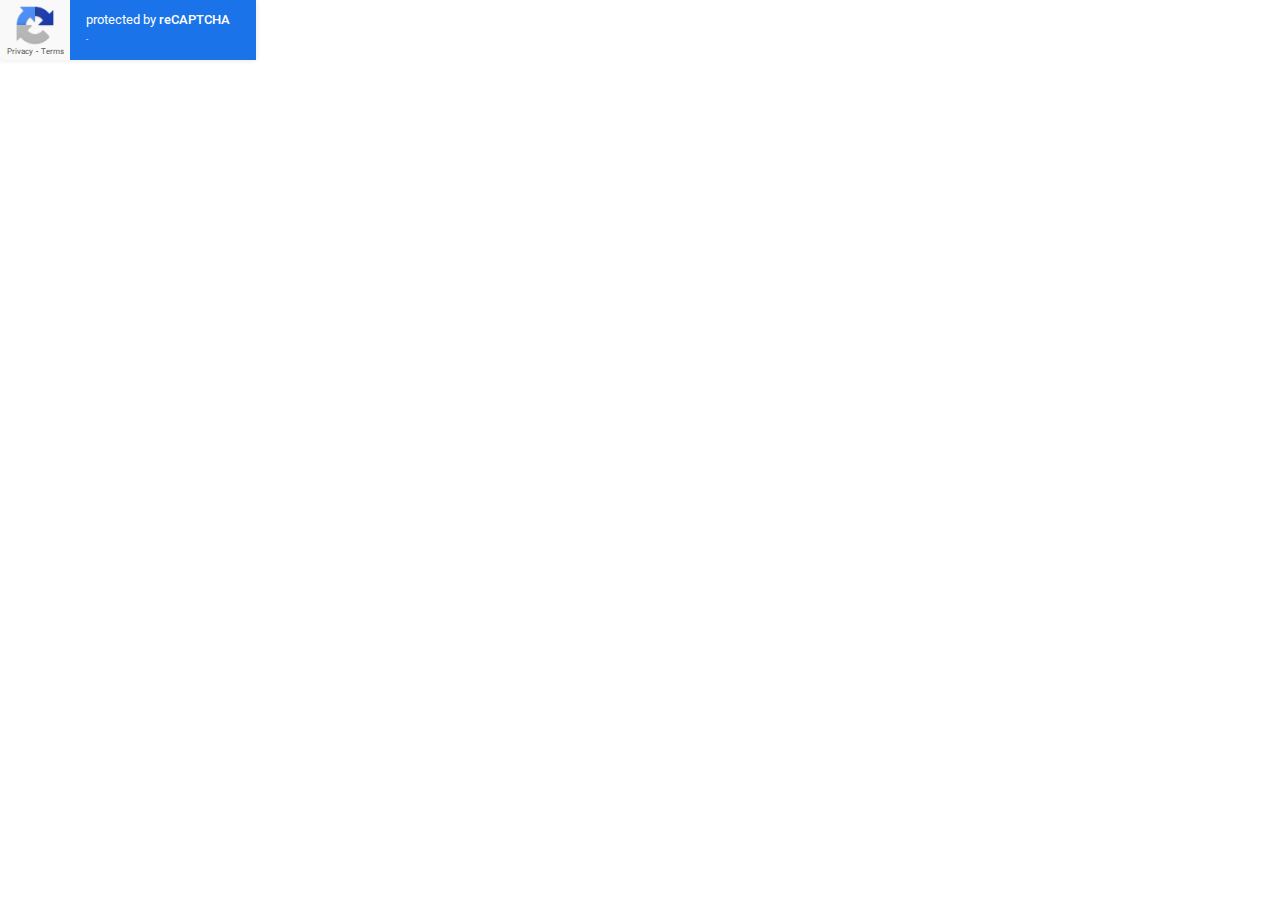
<file: index_2.html>
<!DOCTYPE html><html dir="ltr" lang="en" data-scrapbook-source="https://www.google.com/recaptcha/api2/anchor?ar=1&amp;k=6Lfo3xgaAAAAABxlu4RVOlU2yEBmjVDQEKdzNGOw&amp;co=aHR0cHM6Ly90ZS1mb29kLmNvbTo0NDM.&amp;hl=en&amp;v=0hCdE87LyjzAkFO5Ff-v7Hj1&amp;size=invisible&amp;cb=whioowdpz342"><head><meta http-equiv="Content-Type" content="text/html; charset=UTF-8">
<meta http-equiv="X-UA-Compatible" content="IE=edge">
<title>reCAPTCHA</title>
<style type="text/css">
/* cyrillic-ext */
@font-face {
  font-family: 'Roboto';
  font-style: normal;
  font-weight: 400;
  src: url("KFOmCnqEu92Fr1Mu72xKOzY.woff2") format('woff2');
  unicode-range: U+0460-052F, U+1C80-1C88, U+20B4, U+2DE0-2DFF, U+A640-A69F, U+FE2E-FE2F;
}
/* cyrillic */
@font-face {
  font-family: 'Roboto';
  font-style: normal;
  font-weight: 400;
  src: url("KFOmCnqEu92Fr1Mu5mxKOzY.woff2") format('woff2');
  unicode-range: U+0301, U+0400-045F, U+0490-0491, U+04B0-04B1, U+2116;
}
/* greek-ext */
@font-face {
  font-family: 'Roboto';
  font-style: normal;
  font-weight: 400;
  src: url("KFOmCnqEu92Fr1Mu7mxKOzY.woff2") format('woff2');
  unicode-range: U+1F00-1FFF;
}
/* greek */
@font-face {
  font-family: 'Roboto';
  font-style: normal;
  font-weight: 400;
  src: url("KFOmCnqEu92Fr1Mu4WxKOzY.woff2") format('woff2');
  unicode-range: U+0370-03FF;
}
/* vietnamese */
@font-face {
  font-family: 'Roboto';
  font-style: normal;
  font-weight: 400;
  src: url("KFOmCnqEu92Fr1Mu7WxKOzY.woff2") format('woff2');
  unicode-range: U+0102-0103, U+0110-0111, U+0128-0129, U+0168-0169, U+01A0-01A1, U+01AF-01B0, U+0300-0301, U+0303-0304, U+0308-0309, U+0323, U+0329, U+1EA0-1EF9, U+20AB;
}
/* latin-ext */
@font-face {
  font-family: 'Roboto';
  font-style: normal;
  font-weight: 400;
  src: url("KFOmCnqEu92Fr1Mu7GxKOzY.woff2") format('woff2');
  unicode-range: U+0100-02AF, U+0304, U+0308, U+0329, U+1E00-1E9F, U+1EF2-1EFF, U+2020, U+20A0-20AB, U+20AD-20CF, U+2113, U+2C60-2C7F, U+A720-A7FF;
}
/* latin */
@font-face {
  font-family: 'Roboto';
  font-style: normal;
  font-weight: 400;
  src: url("KFOmCnqEu92Fr1Mu4mxK.woff2") format('woff2');
  unicode-range: U+0000-00FF, U+0131, U+0152-0153, U+02BB-02BC, U+02C6, U+02DA, U+02DC, U+0304, U+0308, U+0329, U+2000-206F, U+2074, U+20AC, U+2122, U+2191, U+2193, U+2212, U+2215, U+FEFF, U+FFFD;
}
/* cyrillic-ext */
@font-face {
  font-family: 'Roboto';
  font-style: normal;
  font-weight: 500;
  src: url("KFOlCnqEu92Fr1MmEU9fCRc4EsA.woff2") format('woff2');
  unicode-range: U+0460-052F, U+1C80-1C88, U+20B4, U+2DE0-2DFF, U+A640-A69F, U+FE2E-FE2F;
}
/* cyrillic */
@font-face {
  font-family: 'Roboto';
  font-style: normal;
  font-weight: 500;
  src: url("KFOlCnqEu92Fr1MmEU9fABc4EsA.woff2") format('woff2');
  unicode-range: U+0301, U+0400-045F, U+0490-0491, U+04B0-04B1, U+2116;
}
/* greek-ext */
@font-face {
  font-family: 'Roboto';
  font-style: normal;
  font-weight: 500;
  src: url("KFOlCnqEu92Fr1MmEU9fCBc4EsA.woff2") format('woff2');
  unicode-range: U+1F00-1FFF;
}
/* greek */
@font-face {
  font-family: 'Roboto';
  font-style: normal;
  font-weight: 500;
  src: url("KFOlCnqEu92Fr1MmEU9fBxc4EsA.woff2") format('woff2');
  unicode-range: U+0370-03FF;
}
/* vietnamese */
@font-face {
  font-family: 'Roboto';
  font-style: normal;
  font-weight: 500;
  src: url("KFOlCnqEu92Fr1MmEU9fCxc4EsA.woff2") format('woff2');
  unicode-range: U+0102-0103, U+0110-0111, U+0128-0129, U+0168-0169, U+01A0-01A1, U+01AF-01B0, U+0300-0301, U+0303-0304, U+0308-0309, U+0323, U+0329, U+1EA0-1EF9, U+20AB;
}
/* latin-ext */
@font-face {
  font-family: 'Roboto';
  font-style: normal;
  font-weight: 500;
  src: url("KFOlCnqEu92Fr1MmEU9fChc4EsA.woff2") format('woff2');
  unicode-range: U+0100-02AF, U+0304, U+0308, U+0329, U+1E00-1E9F, U+1EF2-1EFF, U+2020, U+20A0-20AB, U+20AD-20CF, U+2113, U+2C60-2C7F, U+A720-A7FF;
}
/* latin */
@font-face {
  font-family: 'Roboto';
  font-style: normal;
  font-weight: 500;
  src: url("KFOlCnqEu92Fr1MmEU9fBBc4.woff2") format('woff2');
  unicode-range: U+0000-00FF, U+0131, U+0152-0153, U+02BB-02BC, U+02C6, U+02DA, U+02DC, U+0304, U+0308, U+0329, U+2000-206F, U+2074, U+20AC, U+2122, U+2191, U+2193, U+2212, U+2215, U+FEFF, U+FFFD;
}
/* cyrillic-ext */
@font-face {
  font-family: 'Roboto';
  font-style: normal;
  font-weight: 900;
  src: url("KFOlCnqEu92Fr1MmYUtfCRc4EsA.woff2") format('woff2');
  unicode-range: U+0460-052F, U+1C80-1C88, U+20B4, U+2DE0-2DFF, U+A640-A69F, U+FE2E-FE2F;
}
/* cyrillic */
@font-face {
  font-family: 'Roboto';
  font-style: normal;
  font-weight: 900;
  src: url("KFOlCnqEu92Fr1MmYUtfABc4EsA.woff2") format('woff2');
  unicode-range: U+0301, U+0400-045F, U+0490-0491, U+04B0-04B1, U+2116;
}
/* greek-ext */
@font-face {
  font-family: 'Roboto';
  font-style: normal;
  font-weight: 900;
  src: url("KFOlCnqEu92Fr1MmYUtfCBc4EsA.woff2") format('woff2');
  unicode-range: U+1F00-1FFF;
}
/* greek */
@font-face {
  font-family: 'Roboto';
  font-style: normal;
  font-weight: 900;
  src: url("KFOlCnqEu92Fr1MmYUtfBxc4EsA.woff2") format('woff2');
  unicode-range: U+0370-03FF;
}
/* vietnamese */
@font-face {
  font-family: 'Roboto';
  font-style: normal;
  font-weight: 900;
  src: url("KFOlCnqEu92Fr1MmYUtfCxc4EsA.woff2") format('woff2');
  unicode-range: U+0102-0103, U+0110-0111, U+0128-0129, U+0168-0169, U+01A0-01A1, U+01AF-01B0, U+0300-0301, U+0303-0304, U+0308-0309, U+0323, U+0329, U+1EA0-1EF9, U+20AB;
}
/* latin-ext */
@font-face {
  font-family: 'Roboto';
  font-style: normal;
  font-weight: 900;
  src: url("KFOlCnqEu92Fr1MmYUtfChc4EsA.woff2") format('woff2');
  unicode-range: U+0100-02AF, U+0304, U+0308, U+0329, U+1E00-1E9F, U+1EF2-1EFF, U+2020, U+20A0-20AB, U+20AD-20CF, U+2113, U+2C60-2C7F, U+A720-A7FF;
}
/* latin */
@font-face {
  font-family: 'Roboto';
  font-style: normal;
  font-weight: 900;
  src: url("KFOlCnqEu92Fr1MmYUtfBBc4.woff2") format('woff2');
  unicode-range: U+0000-00FF, U+0131, U+0152-0153, U+02BB-02BC, U+02C6, U+02DA, U+02DC, U+0304, U+0308, U+0329, U+2000-206F, U+2074, U+20AC, U+2122, U+2191, U+2193, U+2212, U+2215, U+FEFF, U+FFFD;
}

</style>
<link rel="stylesheet" type="text/css" href="styles__ltr.css">

</head>
<body><div id="rc-anchor-alert" class="rc-anchor-alert"></div>
<input type="hidden" id="recaptcha-token" value="[base64]">
<div class="rc-anchor rc-anchor-invisible rc-anchor-light  rc-anchor-invisible-hover"><div id="recaptcha-accessible-status" class="rc-anchor-aria-status" aria-hidden="true">Recaptcha requires verification. </div><div class="rc-anchor-error-msg-container" style="display:none"><span class="rc-anchor-error-msg" aria-hidden="true"></span></div><div class="rc-anchor-normal-footer"><div class="rc-anchor-logo-large" role="presentation"><div class="rc-anchor-logo-img rc-anchor-logo-img-large"></div></div><div class="rc-anchor-pt"><a href="https://www.google.com/intl/en/policies/privacy/" target="_blank">Privacy</a><span aria-hidden="true" role="presentation"> - </span><a href="https://www.google.com/intl/en/policies/terms/" target="_blank">Terms</a></div></div><div class="rc-anchor-invisible-text"><span>protected by <strong>reCAPTCHA</strong></span><div class="rc-anchor-pt"><a href="https://www.google.com/intl/en/policies/privacy/" target="_blank" style="">Privacy</a><span aria-hidden="true" role="presentation"> - </span><a href="https://www.google.com/intl/en/policies/terms/" target="_blank" style="">Terms</a></div></div></div><iframe style="display: none;" src="index_3.html"></iframe></body></html>
</file>
<file: styles.css>
.wpcf7 .screen-reader-response {
	position: absolute;
	overflow: hidden;
	clip: rect(1px, 1px, 1px, 1px);
	clip-path: inset(50%);
	height: 1px;
	width: 1px;
	margin: -1px;
	padding: 0;
	border: 0;
	word-wrap: normal !important;
}

.wpcf7 form .wpcf7-response-output {
	margin: 2em 0.5em 1em;
	padding: 0.2em 1em;
	border: 2px solid #00a0d2; /* Blue */
}

.wpcf7 form.init .wpcf7-response-output,
.wpcf7 form.resetting .wpcf7-response-output,
.wpcf7 form.submitting .wpcf7-response-output {
	display: none;
}

.wpcf7 form.sent .wpcf7-response-output {
	border-color: #46b450; /* Green */
}

.wpcf7 form.failed .wpcf7-response-output,
.wpcf7 form.aborted .wpcf7-response-output {
	border-color: #dc3232; /* Red */
}

.wpcf7 form.spam .wpcf7-response-output {
	border-color: #f56e28; /* Orange */
}

.wpcf7 form.invalid .wpcf7-response-output,
.wpcf7 form.unaccepted .wpcf7-response-output,
.wpcf7 form.payment-required .wpcf7-response-output {
	border-color: #ffb900; /* Yellow */
}

.wpcf7-form-control-wrap {
	position: relative;
}

.wpcf7-not-valid-tip {
	color: #dc3232; /* Red */
	font-size: 1em;
	font-weight: normal;
	display: block;
}

.use-floating-validation-tip .wpcf7-not-valid-tip {
	position: relative;
	top: -2ex;
	left: 1em;
	z-index: 100;
	border: 1px solid #dc3232;
	background: #fff;
	padding: .2em .8em;
	width: 24em;
}

.wpcf7-list-item {
	display: inline-block;
	margin: 0 0 0 1em;
}

.wpcf7-list-item-label::before,
.wpcf7-list-item-label::after {
	content: " ";
}

.wpcf7-spinner {
	visibility: hidden;
	display: inline-block;
	background-color: #23282d; /* Dark Gray 800 */
	opacity: 0.75;
	width: 24px;
	height: 24px;
	border: none;
	border-radius: 100%;
	padding: 0;
	margin: 0 24px;
	position: relative;
}

form.submitting .wpcf7-spinner {
	visibility: visible;
}

.wpcf7-spinner::before {
	content: '';
	position: absolute;
	background-color: #fbfbfc; /* Light Gray 100 */
	top: 4px;
	left: 4px;
	width: 6px;
	height: 6px;
	border: none;
	border-radius: 100%;
	transform-origin: 8px 8px;
	animation-name: spin;
	animation-duration: 1000ms;
	animation-timing-function: linear;
	animation-iteration-count: infinite;
}

@media (prefers-reduced-motion: reduce) {
	.wpcf7-spinner::before {
		animation-name: blink;
		animation-duration: 2000ms;
	}
}

@keyframes spin {
	from {
		transform: rotate(0deg);
	}

	to {
		transform: rotate(360deg);
	}
}

@keyframes blink {
	from {
		opacity: 0;
	}

	50% {
		opacity: 1;
	}

	to {
		opacity: 0;
	}
}

.wpcf7 input[type="file"] {
	cursor: pointer;
}

.wpcf7 input[type="file"]:disabled {
	cursor: default;
}

.wpcf7 .wpcf7-submit:disabled {
	cursor: not-allowed;
}

.wpcf7 input[type="url"],
.wpcf7 input[type="email"],
.wpcf7 input[type="tel"] {
	direction: ltr;
}

.wpcf7-reflection > output {
	display: list-item;
	list-style: none;
}

.wpcf7-reflection > output[hidden] {
	display: none;
}
</file>
<file: header-footer-elementor.css>
.footer-width-fixer {
    width: 100%;
}

/* Container fix for genesis themes */

.ehf-template-genesis.ehf-header .site-header .wrap,
.ehf-template-genesis.ehf-footer .site-footer .wrap,
.ehf-template-generatepress.ehf-header .site-header .inside-header {
    width: 100%;
    padding: 0;
    max-width: 100%;
}

/* Container fix for generatepress theme */

.ehf-template-generatepress.ehf-header .site-header,
.ehf-template-generatepress.ehf-footer .site-footer {
    width: 100%;
    padding: 0;
    max-width: 100%;
    background-color: transparent !important; /* override generatepress default white color for header */
}

.bhf-hidden {
    display: none
}

/* Fix: Header hidden below the page content */
.ehf-header #masthead {
	z-index: 99;
    position: relative;
}
</file>
<file: post-1509.css>
.elementor-kit-1509{--e-global-color-primary:#000000;--e-global-color-secondary:#637183;--e-global-color-text:#414141;--e-global-color-accent:#6EC1E4;--e-global-color-5b3027c3:#54595F;--e-global-color-48c93ae7:#7A7A7A;--e-global-color-1d792b83:#61CE70;--e-global-color-1f5c0a27:#4054B2;--e-global-color-6c15ee34:#23A455;--e-global-color-323c4293:#000;--e-global-color-3dfed613:#FFF;--e-global-color-77c5bc97:#020101;--e-global-typography-primary-font-family:"Basic";--e-global-typography-primary-font-weight:600;--e-global-typography-secondary-font-family:"Raleway";--e-global-typography-secondary-font-weight:400;--e-global-typography-text-font-family:"Lato";--e-global-typography-text-font-weight:400;--e-global-typography-accent-font-family:"Maven Pro";--e-global-typography-accent-font-weight:500;}.elementor-kit-1509 h3{line-height:1.2em;}.elementor-kit-1509 h4{line-height:1.1em;}.elementor-kit-1509 img{filter:brightness( 100% ) contrast( 100% ) saturate( 100% ) blur( 0px ) hue-rotate( 0deg );}.elementor-section.elementor-section-boxed > .elementor-container{max-width:1440px;}.e-con{--container-max-width:1440px;}{}h1.heading{display:var(--page-title-display);}.elementor-kit-1509 e-page-transition{background-color:#FFBC7D;}@media(max-width:1329px){.elementor-section.elementor-section-boxed > .elementor-container{max-width:1024px;}.e-con{--container-max-width:1024px;}}@media(max-width:767px){.elementor-kit-1509 h1{font-size:2.2em;}.elementor-kit-1509 h2{font-size:1.8em;}.elementor-kit-1509 h3{font-size:1.4em;}.elementor-section.elementor-section-boxed > .elementor-container{max-width:767px;}.e-con{--container-max-width:767px;}}/* Start custom CSS */.row .primary-menu-ul .sub-menu li a {
    justify-content: flex-start !important;
    align-items: flex-start !important;
}

#epkb-main-page-container.epkb-basic-template .epkb-boxed {
    width: 100%;
    max-width: 100%;
    margin: 0 auto;
}

.eckb-article-title span {
    font-size: 1rem !important;
}

input[type=color], input[type=date], input[type=datetime-local], input[type=datetime], input[type=email], input[type=month], input[type=number], input[type=password], input[type=search], input[type=tel], input[type=text], input[type=time], input[type=url], input[type=week], textarea {
    width: 100%;
}

label {
    display: block !important;
}/* End custom CSS */
</file>
<file: global.css>
.elementor-widget-heading .elementor-heading-title{color:var( --e-global-color-primary );font-family:var( --e-global-typography-primary-font-family ), Lato;font-weight:var( --e-global-typography-primary-font-weight );}.elementor-widget-image .widget-image-caption{color:var( --e-global-color-text );font-family:var( --e-global-typography-text-font-family ), Lato;font-weight:var( --e-global-typography-text-font-weight );}.elementor-widget-text-editor{color:var( --e-global-color-text );font-family:var( --e-global-typography-text-font-family ), Lato;font-weight:var( --e-global-typography-text-font-weight );}.elementor-widget-text-editor.elementor-drop-cap-view-stacked .elementor-drop-cap{background-color:var( --e-global-color-primary );}.elementor-widget-text-editor.elementor-drop-cap-view-framed .elementor-drop-cap, .elementor-widget-text-editor.elementor-drop-cap-view-default .elementor-drop-cap{color:var( --e-global-color-primary );border-color:var( --e-global-color-primary );}.elementor-widget-button .elementor-button{font-family:var( --e-global-typography-accent-font-family ), Lato;font-weight:var( --e-global-typography-accent-font-weight );background-color:var( --e-global-color-accent );}.elementor-widget-divider{--divider-color:var( --e-global-color-secondary );}.elementor-widget-divider .elementor-divider__text{color:var( --e-global-color-secondary );font-family:var( --e-global-typography-secondary-font-family ), Lato;font-weight:var( --e-global-typography-secondary-font-weight );}.elementor-widget-divider.elementor-view-stacked .elementor-icon{background-color:var( --e-global-color-secondary );}.elementor-widget-divider.elementor-view-framed .elementor-icon, .elementor-widget-divider.elementor-view-default .elementor-icon{color:var( --e-global-color-secondary );border-color:var( --e-global-color-secondary );}.elementor-widget-divider.elementor-view-framed .elementor-icon, .elementor-widget-divider.elementor-view-default .elementor-icon svg{fill:var( --e-global-color-secondary );}.elementor-widget-image-box .elementor-image-box-title{color:var( --e-global-color-primary );font-family:var( --e-global-typography-primary-font-family ), Lato;font-weight:var( --e-global-typography-primary-font-weight );}.elementor-widget-image-box .elementor-image-box-description{color:var( --e-global-color-text );font-family:var( --e-global-typography-text-font-family ), Lato;font-weight:var( --e-global-typography-text-font-weight );}.elementor-widget-icon.elementor-view-stacked .elementor-icon{background-color:var( --e-global-color-primary );}.elementor-widget-icon.elementor-view-framed .elementor-icon, .elementor-widget-icon.elementor-view-default .elementor-icon{color:var( --e-global-color-primary );border-color:var( --e-global-color-primary );}.elementor-widget-icon.elementor-view-framed .elementor-icon, .elementor-widget-icon.elementor-view-default .elementor-icon svg{fill:var( --e-global-color-primary );}.elementor-widget-icon-box.elementor-view-stacked .elementor-icon{background-color:var( --e-global-color-primary );}.elementor-widget-icon-box.elementor-view-framed .elementor-icon, .elementor-widget-icon-box.elementor-view-default .elementor-icon{fill:var( --e-global-color-primary );color:var( --e-global-color-primary );border-color:var( --e-global-color-primary );}.elementor-widget-icon-box .elementor-icon-box-title{color:var( --e-global-color-primary );}.elementor-widget-icon-box .elementor-icon-box-title, .elementor-widget-icon-box .elementor-icon-box-title a{font-family:var( --e-global-typography-primary-font-family ), Lato;font-weight:var( --e-global-typography-primary-font-weight );}.elementor-widget-icon-box .elementor-icon-box-description{color:var( --e-global-color-text );font-family:var( --e-global-typography-text-font-family ), Lato;font-weight:var( --e-global-typography-text-font-weight );}.elementor-widget-star-rating .elementor-star-rating__title{color:var( --e-global-color-text );font-family:var( --e-global-typography-text-font-family ), Lato;font-weight:var( --e-global-typography-text-font-weight );}.elementor-widget-image-gallery .gallery-item .gallery-caption{font-family:var( --e-global-typography-accent-font-family ), Lato;font-weight:var( --e-global-typography-accent-font-weight );}.elementor-widget-icon-list .elementor-icon-list-item:not(:last-child):after{border-color:var( --e-global-color-text );}.elementor-widget-icon-list .elementor-icon-list-icon i{color:var( --e-global-color-primary );}.elementor-widget-icon-list .elementor-icon-list-icon svg{fill:var( --e-global-color-primary );}.elementor-widget-icon-list .elementor-icon-list-item > .elementor-icon-list-text, .elementor-widget-icon-list .elementor-icon-list-item > a{font-family:var( --e-global-typography-text-font-family ), Lato;font-weight:var( --e-global-typography-text-font-weight );}.elementor-widget-icon-list .elementor-icon-list-text{color:var( --e-global-color-secondary );}.elementor-widget-counter .elementor-counter-number-wrapper{color:var( --e-global-color-primary );font-family:var( --e-global-typography-primary-font-family ), Lato;font-weight:var( --e-global-typography-primary-font-weight );}.elementor-widget-counter .elementor-counter-title{color:var( --e-global-color-secondary );font-family:var( --e-global-typography-secondary-font-family ), Lato;font-weight:var( --e-global-typography-secondary-font-weight );}.elementor-widget-progress .elementor-progress-wrapper .elementor-progress-bar{background-color:var( --e-global-color-primary );}.elementor-widget-progress .elementor-title{color:var( --e-global-color-primary );font-family:var( --e-global-typography-text-font-family ), Lato;font-weight:var( --e-global-typography-text-font-weight );}.elementor-widget-testimonial .elementor-testimonial-content{color:var( --e-global-color-text );font-family:var( --e-global-typography-text-font-family ), Lato;font-weight:var( --e-global-typography-text-font-weight );}.elementor-widget-testimonial .elementor-testimonial-name{color:var( --e-global-color-primary );font-family:var( --e-global-typography-primary-font-family ), Lato;font-weight:var( --e-global-typography-primary-font-weight );}.elementor-widget-testimonial .elementor-testimonial-job{color:var( --e-global-color-secondary );font-family:var( --e-global-typography-secondary-font-family ), Lato;font-weight:var( --e-global-typography-secondary-font-weight );}.elementor-widget-tabs .elementor-tab-title, .elementor-widget-tabs .elementor-tab-title a{color:var( --e-global-color-primary );}.elementor-widget-tabs .elementor-tab-title.elementor-active,
					 .elementor-widget-tabs .elementor-tab-title.elementor-active a{color:var( --e-global-color-accent );}.elementor-widget-tabs .elementor-tab-title{font-family:var( --e-global-typography-primary-font-family ), Lato;font-weight:var( --e-global-typography-primary-font-weight );}.elementor-widget-tabs .elementor-tab-content{color:var( --e-global-color-text );font-family:var( --e-global-typography-text-font-family ), Lato;font-weight:var( --e-global-typography-text-font-weight );}.elementor-widget-accordion .elementor-accordion-icon, .elementor-widget-accordion .elementor-accordion-title{color:var( --e-global-color-primary );}.elementor-widget-accordion .elementor-accordion-icon svg{fill:var( --e-global-color-primary );}.elementor-widget-accordion .elementor-active .elementor-accordion-icon, .elementor-widget-accordion .elementor-active .elementor-accordion-title{color:var( --e-global-color-accent );}.elementor-widget-accordion .elementor-active .elementor-accordion-icon svg{fill:var( --e-global-color-accent );}.elementor-widget-accordion .elementor-accordion-title{font-family:var( --e-global-typography-primary-font-family ), Lato;font-weight:var( --e-global-typography-primary-font-weight );}.elementor-widget-accordion .elementor-tab-content{color:var( --e-global-color-text );font-family:var( --e-global-typography-text-font-family ), Lato;font-weight:var( --e-global-typography-text-font-weight );}.elementor-widget-toggle .elementor-toggle-title, .elementor-widget-toggle .elementor-toggle-icon{color:var( --e-global-color-primary );}.elementor-widget-toggle .elementor-toggle-icon svg{fill:var( --e-global-color-primary );}.elementor-widget-toggle .elementor-tab-title.elementor-active a, .elementor-widget-toggle .elementor-tab-title.elementor-active .elementor-toggle-icon{color:var( --e-global-color-accent );}.elementor-widget-toggle .elementor-toggle-title{font-family:var( --e-global-typography-primary-font-family ), Lato;font-weight:var( --e-global-typography-primary-font-weight );}.elementor-widget-toggle .elementor-tab-content{color:var( --e-global-color-text );font-family:var( --e-global-typography-text-font-family ), Lato;font-weight:var( --e-global-typography-text-font-weight );}.elementor-widget-alert .elementor-alert-title{font-family:var( --e-global-typography-primary-font-family ), Lato;font-weight:var( --e-global-typography-primary-font-weight );}.elementor-widget-alert .elementor-alert-description{font-family:var( --e-global-typography-text-font-family ), Lato;font-weight:var( --e-global-typography-text-font-weight );}.elementor-widget-eael-caldera-form .eael-contact-form-description{font-family:var( --e-global-typography-accent-font-family ), Lato;font-weight:var( --e-global-typography-accent-font-weight );}.elementor-widget-eael-contact-form-7 .eael-contact-form-7 .eael-contact-form-7-title{font-family:var( --e-global-typography-accent-font-family ), Lato;font-weight:var( --e-global-typography-accent-font-weight );}.elementor-widget-eael-contact-form-7 .eael-contact-form-7 .eael-contact-form-7-description{font-family:var( --e-global-typography-accent-font-family ), Lato;font-weight:var( --e-global-typography-accent-font-weight );}.elementor-widget-eael-contact-form-7 .eael-contact-form-7 .wpcf7-form-control.wpcf7-text, .elementor-widget-eael-contact-form-7 .eael-contact-form-7 .wpcf7-form-control.wpcf7-quiz, .elementor-widget-eael-contact-form-7 .eael-contact-form-7 .wpcf7-form-control.wpcf7-quiz, .elementor-widget-eael-contact-form-7 .eael-contact-form-7 .wpcf7-form-control.wpcf7-textarea, .elementor-widget-eael-contact-form-7 .eael-contact-form-7 .wpcf7-form-control.wpcf7-select{font-family:var( --e-global-typography-accent-font-family ), Lato;font-weight:var( --e-global-typography-accent-font-weight );}.elementor-widget-eael-contact-form-7 .eael-contact-form-7 .wpcf7-form label, .elementor-widget-eael-contact-form-7 .eael-contact-form-7 .wpcf7-form .wpcf7-quiz-label{font-family:var( --e-global-typography-accent-font-family ), Lato;font-weight:var( --e-global-typography-accent-font-weight );}.elementor-widget-eael-contact-form-7 .eael-contact-form-7 .wpcf7-form-control::-webkit-input-placeholder{font-family:var( --e-global-typography-accent-font-family ), Lato;font-weight:var( --e-global-typography-accent-font-weight );}.elementor-widget-eael-contact-form-7 .eael-contact-form-7 .wpcf7-form input[type="submit"]{font-family:var( --e-global-typography-accent-font-family ), Lato;font-weight:var( --e-global-typography-accent-font-weight );}.elementor-widget-eael-contact-form-7 .eael-contact-form-7 .wpcf7-not-valid-tip{font-family:var( --e-global-typography-accent-font-family ), Lato;font-weight:var( --e-global-typography-accent-font-weight );}.elementor-widget-eael-countdown .eael-countdown-digits::after{font-family:var( --e-global-typography-secondary-font-family ), Lato;font-weight:var( --e-global-typography-secondary-font-weight );}.elementor-widget-eael-countdown .eael-countdown-digits{font-family:var( --e-global-typography-secondary-font-family ), Lato;font-weight:var( --e-global-typography-secondary-font-weight );}.elementor-widget-eael-countdown .eael-countdown-label{font-family:var( --e-global-typography-secondary-font-family ), Lato;font-weight:var( --e-global-typography-secondary-font-weight );}.elementor-widget-eael-countdown .eael-countdown-finish-message .expiry-title{font-family:var( --e-global-typography-secondary-font-family ), Lato;font-weight:var( --e-global-typography-secondary-font-weight );}.eael-countdown-finish-text{font-family:var( --e-global-typography-secondary-font-family ), Lato;font-weight:var( --e-global-typography-secondary-font-weight );}.elementor-widget-eael-creative-button .eael-creative-button .cretive-button-text, .elementor-widget-eael-creative-button .eael-creative-button--winona::after, .elementor-widget-eael-creative-button .eael-creative-button--rayen::before, .elementor-widget-eael-creative-button .eael-creative-button--tamaya::after, .elementor-widget-eael-creative-button .eael-creative-button--tamaya::before{font-family:var( --e-global-typography-primary-font-family ), Lato;font-weight:var( --e-global-typography-primary-font-weight );}.elementor-widget-eael-dual-color-header .eael-dch-separator-wrap i{color:var( --e-global-color-primary );}.elementor-widget-eael-facebook-feed .eael-facebook-feed-card .eael-facebook-feed-item .eael-facebook-feed-item-inner .eael-facebook-feed-item-header .eael-facebook-feed-item-user .eael-facebook-feed-username{font-family:var( --e-global-typography-secondary-font-family ), Lato;font-weight:var( --e-global-typography-secondary-font-weight );}.elementor-widget-eael-facebook-feed .eael-facebook-feed-card .eael-facebook-feed-item .eael-facebook-feed-item-inner .eael-facebook-feed-item-header .eael-facebook-feed-post-time{font-family:var( --e-global-typography-secondary-font-family ), Lato;font-weight:var( --e-global-typography-secondary-font-weight );}.elementor-widget-eael-facebook-feed .eael-facebook-feed-card .eael-facebook-feed-item .eael-facebook-feed-item-inner .eael-facebook-feed-item-content .eael-facebook-feed-message{font-family:var( --e-global-typography-secondary-font-family ), Lato;font-weight:var( --e-global-typography-secondary-font-weight );}.elementor-widget-eael-facebook-feed .eael-facebook-feed-card .eael-facebook-feed-item .eael-facebook-feed-item-inner .eael-facebook-feed-preview-wrap .eael-facebook-feed-url-preview .eael-facebook-feed-url-host{font-family:var( --e-global-typography-secondary-font-family ), Lato;font-weight:var( --e-global-typography-secondary-font-weight );}.elementor-widget-eael-facebook-feed .eael-facebook-feed-card .eael-facebook-feed-item .eael-facebook-feed-item-inner .eael-facebook-feed-preview-wrap .eael-facebook-feed-url-preview .eael-facebook-feed-url-title{font-family:var( --e-global-typography-primary-font-family ), Lato;font-weight:var( --e-global-typography-primary-font-weight );}.elementor-widget-eael-facebook-feed .eael-facebook-feed-card .eael-facebook-feed-item .eael-facebook-feed-item-inner .eael-facebook-feed-preview-wrap .eael-facebook-feed-url-preview .eael-facebook-feed-url-description{font-family:var( --e-global-typography-secondary-font-family ), Lato;font-weight:var( --e-global-typography-secondary-font-weight );}.elementor-widget-eael-facebook-feed .eael-facebook-feed-overlay .eael-facebook-feed-item .eael-facebook-feed-item-overlay, .elementor-widget-eael-facebook-feed .eael-facebook-feed-card .eael-facebook-feed-item .eael-facebook-feed-item-inner .eael-facebook-feed-item-footer{font-family:var( --e-global-typography-secondary-font-family ), Lato;font-weight:var( --e-global-typography-secondary-font-weight );}.elementor-widget-eael-fancy-text .eael-fancy-text-prefix{font-family:var( --e-global-typography-primary-font-family ), Lato;font-weight:var( --e-global-typography-primary-font-weight );}.elementor-widget-eael-fancy-text .eael-fancy-text-strings, .elementor-widget-eael-fancy-text .typed-cursor{font-family:var( --e-global-typography-primary-font-family ), Lato;font-weight:var( --e-global-typography-primary-font-weight );}.elementor-widget-eael-fancy-text .eael-fancy-text-suffix{font-family:var( --e-global-typography-primary-font-family ), Lato;font-weight:var( --e-global-typography-primary-font-weight );}.elementor-widget-eael-feature-list .connector-type-classic .connector{border-color:var( --e-global-color-primary );}.elementor-widget-eael-feature-list .connector-type-modern .eael-feature-list-item:before, .elementor-widget-eael-feature-list .connector-type-modern .eael-feature-list-item:after{border-color:var( --e-global-color-primary );}.elementor-widget-eael-feature-list .eael-feature-list-content-box .eael-feature-list-title, .elementor-widget-eael-feature-list .eael-feature-list-content-box .eael-feature-list-title > a, .elementor-widget-eael-feature-list .eael-feature-list-content-box .eael-feature-list-title:visited{color:var( --e-global-color-primary );}.elementor-widget-eael-feature-list .eael-feature-list-content-box .eael-feature-list-title, .elementor-widget-eael-feature-list .eael-feature-list-content-box .eael-feature-list-title a{font-family:var( --e-global-typography-primary-font-family ), Lato;font-weight:var( --e-global-typography-primary-font-weight );}.elementor-widget-eael-feature-list .eael-feature-list-content-box .eael-feature-list-content{color:var( --e-global-color-text );font-family:var( --e-global-typography-text-font-family ), Lato;font-weight:var( --e-global-typography-text-font-weight );}.elementor-widget-eael-filterable-gallery .fg-caption-head .fg-item-price{font-family:var( --e-global-typography-text-font-family ), Lato;font-weight:var( --e-global-typography-text-font-weight );}.elementor-widget-eael-filterable-gallery .fg-caption-head .fg-item-ratings{font-family:var( --e-global-typography-text-font-family ), Lato;font-weight:var( --e-global-typography-text-font-weight );}.elementor-widget-eael-filterable-gallery .fg-item-category span{font-family:var( --e-global-typography-text-font-family ), Lato;font-weight:var( --e-global-typography-text-font-weight );}.elementor-widget-eael-filterable-gallery .fg-filter-trigger > span{font-family:var( --e-global-typography-text-font-family ), Lato;font-weight:var( --e-global-typography-text-font-weight );}.elementor-widget-eael-filterable-gallery .fg-layout-3-filter-controls li.control{font-family:var( --e-global-typography-text-font-family ), Lato;font-weight:var( --e-global-typography-text-font-weight );}.elementor-widget-eael-filterable-gallery .eael-gallery-load-more .eael-filterable-gallery-load-more-text{font-family:var( --e-global-typography-text-font-family ), Lato;font-weight:var( --e-global-typography-text-font-weight );}.elementor-widget-eael-fluentform .eael-fluentform-description{font-family:var( --e-global-typography-accent-font-family ), Lato;font-weight:var( --e-global-typography-accent-font-weight );}.elementor-widget-eael-gravity-form .eael-gravity-form .gform_wrapper .gform_title, .elementor-widget-eael-gravity-form .eael-gravity-form .eael-gravity-form-title{font-family:var( --e-global-typography-accent-font-family ), Lato;font-weight:var( --e-global-typography-accent-font-weight );}.elementor-widget-eael-gravity-form .eael-gravity-form .gform_wrapper .gform_description, .elementor-widget-eael-gravity-form .eael-gravity-form .eael-gravity-form-description{font-family:var( --e-global-typography-accent-font-family ), Lato;font-weight:var( --e-global-typography-accent-font-weight );}.elementor-widget-eael-gravity-form .eael-gravity-form .gfield.gsection .gsection_title{font-family:var( --e-global-typography-accent-font-family ), Lato;font-weight:var( --e-global-typography-accent-font-weight );}.elementor-widget-eael-gravity-form .eael-gravity-form .ginput_container_fileupload input[type="file"]::file-selector-button, .elementor-widget-eael-gravity-form .eael-gravity-form .ginput_container_fileupload input[type="file"]::-webkit-file-upload-button, .elementor-widget-eael-gravity-form .eael-gravity-form .ginput_container_fileupload .button{font-family:var( --e-global-typography-accent-font-family ), Lato;font-weight:var( --e-global-typography-accent-font-weight );}.elementor-widget-eael-gravity-form .eael-gravity-form .gform_footer input[type="submit"], .elementor-widget-eael-gravity-form .eael-gravity-form .gform_body .gform_page_footer input[type="submit"],.elementor-widget-eael-gravity-form .eael-gravity-form .gform_body input[type="submit"].gform-button{font-family:var( --e-global-typography-accent-font-family ), Lato;font-weight:var( --e-global-typography-accent-font-weight );}.elementor-widget-eael-gravity-form .eael-gravity-form .gform_body .gform_page_footer input[type="button"]{font-family:var( --e-global-typography-accent-font-family ), Lato;font-weight:var( --e-global-typography-accent-font-weight );}.elementor-widget-eael-gravity-form .eael-gravity-form .gform_confirmation_wrapper .gform_confirmation_message{font-family:var( --e-global-typography-accent-font-family ), Lato;font-weight:var( --e-global-typography-accent-font-weight );}.elementor-widget-eael-nft-gallery .eael-nft-gallery-load-more .eael-nft-gallery-load-more-text{font-family:var( --e-global-typography-text-font-family ), Lato;font-weight:var( --e-global-typography-text-font-weight );}.elementor-widget-eael-ninja .eael-ninja-form .eael-contact-form-description{font-family:var( --e-global-typography-accent-font-family ), Lato;font-weight:var( --e-global-typography-accent-font-weight );}.elementor-widget-eael-ninja .eael-ninja-form .submit-container input[type="button"],.elementor-widget-eael-ninja .eael-ninja-form .submit-container input[type="submit"]{font-family:var( --e-global-typography-accent-font-family ), Lato;font-weight:var( --e-global-typography-accent-font-weight );}.elementor-widget-eael-ninja .eael-ninja-form .nf-form-fields-required{font-family:var( --e-global-typography-accent-font-family ), Lato;font-weight:var( --e-global-typography-accent-font-weight );}.elementor-widget-eael-post-grid .eael-meta-posted-on{font-family:var( --e-global-typography-text-font-family ), Lato;font-weight:var( --e-global-typography-text-font-weight );}.elementor-widget-eael-post-grid .eael-entry-meta > span{font-family:var( --e-global-typography-text-font-family ), Lato;font-weight:var( --e-global-typography-text-font-weight );}.elementor-widget-eael-post-grid .eael-entry-title, .elementor-widget-eael-post-grid .eael-entry-title a{font-family:var( --e-global-typography-primary-font-family ), Lato;font-weight:var( --e-global-typography-primary-font-weight );}.elementor-widget-eael-post-grid .eael-grid-post-excerpt p{font-family:var( --e-global-typography-text-font-family ), Lato;font-weight:var( --e-global-typography-text-font-weight );}.elementor-widget-eael-post-grid .post-meta-categories li, .elementor-widget-eael-post-grid .post-meta-categories li a{font-family:var( --e-global-typography-text-font-family ), Lato;font-weight:var( --e-global-typography-text-font-weight );}.elementor-widget-eael-post-timeline .eael-timeline-post-title .eael-timeline-post-title-text{font-family:var( --e-global-typography-primary-font-family ), Lato;font-weight:var( --e-global-typography-primary-font-weight );}.elementor-widget-eael-post-timeline .eael-timeline-post-excerpt p{font-family:var( --e-global-typography-text-font-family ), Lato;font-weight:var( --e-global-typography-text-font-weight );}.elementor-widget-eael-progress-bar .eael-progressbar-title{font-family:var( --e-global-typography-primary-font-family ), Lato;font-weight:var( --e-global-typography-primary-font-weight );}.elementor-widget-eael-progress-bar .eael-progressbar-count-wrap{font-family:var( --e-global-typography-primary-font-family ), Lato;font-weight:var( --e-global-typography-primary-font-weight );}.elementor-widget-eael-progress-bar .eael-progressbar-half-circle-after span{font-family:var( --e-global-typography-primary-font-family ), Lato;font-weight:var( --e-global-typography-primary-font-weight );}.elementor-widget-eael-simple-menu .eael-simple-menu >li > a, .eael-simple-menu-container .eael-simple-menu-toggle-text{font-family:var( --e-global-typography-primary-font-family ), Lato;font-weight:var( --e-global-typography-primary-font-weight );}.elementor-widget-eael-simple-menu .eael-simple-menu li ul li > a{font-family:var( --e-global-typography-primary-font-family ), Lato;font-weight:var( --e-global-typography-primary-font-weight );}.elementor-widget-eael-twitter-feed .eael-twitter-feed-item .eael-twitter-feed-item-icon{color:var( --e-global-color-primary );}.elementor-widget-eael-twitter-feed .eael-twitter-feed-load-more .eael-twitter-feed-load-more-text{font-family:var( --e-global-typography-text-font-family ), Lato;font-weight:var( --e-global-typography-text-font-weight );}.elementor-widget-eael-weform .eael-weform-container ul.wpuf-form .wpuf-submit input[type="submit"]{font-family:var( --e-global-typography-primary-font-family ), Lato;font-weight:var( --e-global-typography-primary-font-weight );}.elementor-widget-eael-wpforms .eael-contact-form-description, .elementor-widget-eael-wpforms .wpforms-description{font-family:var( --e-global-typography-accent-font-family ), Lato;font-weight:var( --e-global-typography-accent-font-weight );}.elementor-widget-eael-wpforms .eael-wpforms .wpforms-field label{font-family:var( --e-global-typography-accent-font-family ), Lato;font-weight:var( --e-global-typography-accent-font-weight );}.elementor-widget-eael-wpforms .eael-wpforms .wpforms-field input:not([type=radio]):not([type=checkbox]):not([type=submit]):not([type=button]):not([type=image]):not([type=file]), .elementor-widget-eael-wpforms .eael-wpforms .wpforms-field textarea, .elementor-widget-eael-wpforms .eael-wpforms .wpforms-field select{font-family:var( --e-global-typography-accent-font-family ), Lato;font-weight:var( --e-global-typography-accent-font-weight );}.elementor-widget-eael-wpforms .eael-wpforms .wpforms-submit-container .wpforms-submit{font-family:var( --e-global-typography-accent-font-family ), Lato;font-weight:var( --e-global-typography-accent-font-weight );}.elementor-widget-retina .hfe-retina-image-container .hfe-retina-img{border-color:var( --e-global-color-primary );}.elementor-widget-retina .widget-image-caption{color:var( --e-global-color-text );font-family:var( --e-global-typography-text-font-family ), Lato;font-weight:var( --e-global-typography-text-font-weight );}.elementor-widget-copyright .hfe-copyright-wrapper a, .elementor-widget-copyright .hfe-copyright-wrapper{color:var( --e-global-color-text );}.elementor-widget-copyright .hfe-copyright-wrapper, .elementor-widget-copyright .hfe-copyright-wrapper a{font-family:var( --e-global-typography-text-font-family ), Lato;font-weight:var( --e-global-typography-text-font-weight );}.elementor-widget-navigation-menu a.hfe-menu-item, .elementor-widget-navigation-menu a.hfe-sub-menu-item{font-family:var( --e-global-typography-primary-font-family ), Lato;font-weight:var( --e-global-typography-primary-font-weight );}.elementor-widget-navigation-menu .menu-item a.hfe-menu-item, .elementor-widget-navigation-menu .sub-menu a.hfe-sub-menu-item{color:var( --e-global-color-text );}.elementor-widget-navigation-menu .menu-item a.hfe-menu-item:hover,
								.elementor-widget-navigation-menu .sub-menu a.hfe-sub-menu-item:hover,
								.elementor-widget-navigation-menu .menu-item.current-menu-item a.hfe-menu-item,
								.elementor-widget-navigation-menu .menu-item a.hfe-menu-item.highlighted,
								.elementor-widget-navigation-menu .menu-item a.hfe-menu-item:focus{color:var( --e-global-color-accent );}.elementor-widget-navigation-menu .hfe-nav-menu-layout:not(.hfe-pointer__framed) .menu-item.parent a.hfe-menu-item:before,
								.elementor-widget-navigation-menu .hfe-nav-menu-layout:not(.hfe-pointer__framed) .menu-item.parent a.hfe-menu-item:after{background-color:var( --e-global-color-accent );}.elementor-widget-navigation-menu .hfe-nav-menu-layout:not(.hfe-pointer__framed) .menu-item.parent .sub-menu .hfe-has-submenu-container a:after{background-color:var( --e-global-color-accent );}.elementor-widget-navigation-menu .hfe-pointer__framed .menu-item.parent a.hfe-menu-item:before,
								.elementor-widget-navigation-menu .hfe-pointer__framed .menu-item.parent a.hfe-menu-item:after{border-color:var( --e-global-color-accent );}
							.elementor-widget-navigation-menu .sub-menu li a.hfe-sub-menu-item,
							.elementor-widget-navigation-menu nav.hfe-dropdown li a.hfe-sub-menu-item,
							.elementor-widget-navigation-menu nav.hfe-dropdown li a.hfe-menu-item,
							.elementor-widget-navigation-menu nav.hfe-dropdown-expandible li a.hfe-menu-item,
							.elementor-widget-navigation-menu nav.hfe-dropdown-expandible li a.hfe-sub-menu-item{font-family:var( --e-global-typography-accent-font-family ), Lato;font-weight:var( --e-global-typography-accent-font-weight );}.elementor-widget-navigation-menu .menu-item a.hfe-menu-item.elementor-button{font-family:var( --e-global-typography-accent-font-family ), Lato;font-weight:var( --e-global-typography-accent-font-weight );background-color:var( --e-global-color-accent );}.elementor-widget-navigation-menu .menu-item a.hfe-menu-item.elementor-button:hover{background-color:var( --e-global-color-accent );}.elementor-widget-page-title .elementor-heading-title, .elementor-widget-page-title .hfe-page-title a{font-family:var( --e-global-typography-primary-font-family ), Lato;font-weight:var( --e-global-typography-primary-font-weight );color:var( --e-global-color-primary );}.elementor-widget-page-title .hfe-page-title-icon i{color:var( --e-global-color-primary );}.elementor-widget-page-title .hfe-page-title-icon svg{fill:var( --e-global-color-primary );}.elementor-widget-hfe-site-title .elementor-heading-title, .elementor-widget-hfe-site-title .hfe-heading a{font-family:var( --e-global-typography-primary-font-family ), Lato;font-weight:var( --e-global-typography-primary-font-weight );}.elementor-widget-hfe-site-title .hfe-heading-text{color:var( --e-global-color-primary );}.elementor-widget-hfe-site-title .hfe-icon i{color:var( --e-global-color-primary );}.elementor-widget-hfe-site-title .hfe-icon svg{fill:var( --e-global-color-primary );}.elementor-widget-hfe-site-tagline .hfe-site-tagline{font-family:var( --e-global-typography-secondary-font-family ), Lato;font-weight:var( --e-global-typography-secondary-font-weight );color:var( --e-global-color-secondary );}.elementor-widget-hfe-site-tagline .hfe-icon i{color:var( --e-global-color-primary );}.elementor-widget-hfe-site-tagline .hfe-icon svg{fill:var( --e-global-color-primary );}.elementor-widget-site-logo .hfe-site-logo-container .hfe-site-logo-img{border-color:var( --e-global-color-primary );}.elementor-widget-site-logo .widget-image-caption{color:var( --e-global-color-text );font-family:var( --e-global-typography-text-font-family ), Lato;font-weight:var( --e-global-typography-text-font-weight );}.elementor-widget-hfe-search-button input[type="search"].hfe-search-form__input,.elementor-widget-hfe-search-button .hfe-search-icon-toggle{font-family:var( --e-global-typography-primary-font-family ), Lato;font-weight:var( --e-global-typography-primary-font-weight );}.elementor-widget-hfe-search-button .hfe-search-form__input{color:var( --e-global-color-text );}.elementor-widget-hfe-search-button .hfe-search-form__input::placeholder{color:var( --e-global-color-text );}.elementor-widget-hfe-search-button .hfe-search-form__container, .elementor-widget-hfe-search-button .hfe-search-icon-toggle .hfe-search-form__input,.elementor-widget-hfe-search-button .hfe-input-focus .hfe-search-icon-toggle .hfe-search-form__input{border-color:var( --e-global-color-primary );}.elementor-widget-hfe-search-button .hfe-search-form__input:focus::placeholder{color:var( --e-global-color-text );}.elementor-widget-hfe-search-button .hfe-search-form__container button#clear-with-button,
					.elementor-widget-hfe-search-button .hfe-search-form__container button#clear,
					.elementor-widget-hfe-search-button .hfe-search-icon-toggle button#clear{color:var( --e-global-color-text );}.elementor-widget-text-path{font-family:var( --e-global-typography-text-font-family ), Lato;font-weight:var( --e-global-typography-text-font-weight );}.elementor-widget-theme-site-logo .widget-image-caption{color:var( --e-global-color-text );font-family:var( --e-global-typography-text-font-family ), Lato;font-weight:var( --e-global-typography-text-font-weight );}.elementor-widget-theme-site-title .elementor-heading-title{color:var( --e-global-color-primary );font-family:var( --e-global-typography-primary-font-family ), Lato;font-weight:var( --e-global-typography-primary-font-weight );}.elementor-widget-theme-page-title .elementor-heading-title{color:var( --e-global-color-primary );font-family:var( --e-global-typography-primary-font-family ), Lato;font-weight:var( --e-global-typography-primary-font-weight );}.elementor-widget-theme-post-title .elementor-heading-title{color:var( --e-global-color-primary );font-family:var( --e-global-typography-primary-font-family ), Lato;font-weight:var( --e-global-typography-primary-font-weight );}.elementor-widget-theme-post-excerpt .elementor-widget-container{color:var( --e-global-color-text );font-family:var( --e-global-typography-text-font-family ), Lato;font-weight:var( --e-global-typography-text-font-weight );}.elementor-widget-theme-post-content{color:var( --e-global-color-text );font-family:var( --e-global-typography-text-font-family ), Lato;font-weight:var( --e-global-typography-text-font-weight );}.elementor-widget-theme-post-featured-image .widget-image-caption{color:var( --e-global-color-text );font-family:var( --e-global-typography-text-font-family ), Lato;font-weight:var( --e-global-typography-text-font-weight );}.elementor-widget-theme-archive-title .elementor-heading-title{color:var( --e-global-color-primary );font-family:var( --e-global-typography-primary-font-family ), Lato;font-weight:var( --e-global-typography-primary-font-weight );}.elementor-widget-archive-posts .elementor-post__title, .elementor-widget-archive-posts .elementor-post__title a{color:var( --e-global-color-secondary );font-family:var( --e-global-typography-primary-font-family ), Lato;font-weight:var( --e-global-typography-primary-font-weight );}.elementor-widget-archive-posts .elementor-post__meta-data{font-family:var( --e-global-typography-secondary-font-family ), Lato;font-weight:var( --e-global-typography-secondary-font-weight );}.elementor-widget-archive-posts .elementor-post__excerpt p{font-family:var( --e-global-typography-text-font-family ), Lato;font-weight:var( --e-global-typography-text-font-weight );}.elementor-widget-archive-posts .elementor-post__read-more{color:var( --e-global-color-accent );}.elementor-widget-archive-posts a.elementor-post__read-more{font-family:var( --e-global-typography-accent-font-family ), Lato;font-weight:var( --e-global-typography-accent-font-weight );}.elementor-widget-archive-posts .elementor-post__card .elementor-post__badge{background-color:var( --e-global-color-accent );font-family:var( --e-global-typography-accent-font-family ), Lato;font-weight:var( --e-global-typography-accent-font-weight );}.elementor-widget-archive-posts .elementor-pagination{font-family:var( --e-global-typography-secondary-font-family ), Lato;font-weight:var( --e-global-typography-secondary-font-weight );}.elementor-widget-archive-posts .elementor-button{font-family:var( --e-global-typography-accent-font-family ), Lato;font-weight:var( --e-global-typography-accent-font-weight );background-color:var( --e-global-color-accent );}.elementor-widget-archive-posts .e-load-more-message{font-family:var( --e-global-typography-secondary-font-family ), Lato;font-weight:var( --e-global-typography-secondary-font-weight );}.elementor-widget-archive-posts .elementor-posts-nothing-found{color:var( --e-global-color-text );font-family:var( --e-global-typography-text-font-family ), Lato;font-weight:var( --e-global-typography-text-font-weight );}.elementor-widget-posts .elementor-post__title, .elementor-widget-posts .elementor-post__title a{color:var( --e-global-color-secondary );font-family:var( --e-global-typography-primary-font-family ), Lato;font-weight:var( --e-global-typography-primary-font-weight );}.elementor-widget-posts .elementor-post__meta-data{font-family:var( --e-global-typography-secondary-font-family ), Lato;font-weight:var( --e-global-typography-secondary-font-weight );}.elementor-widget-posts .elementor-post__excerpt p{font-family:var( --e-global-typography-text-font-family ), Lato;font-weight:var( --e-global-typography-text-font-weight );}.elementor-widget-posts .elementor-post__read-more{color:var( --e-global-color-accent );}.elementor-widget-posts a.elementor-post__read-more{font-family:var( --e-global-typography-accent-font-family ), Lato;font-weight:var( --e-global-typography-accent-font-weight );}.elementor-widget-posts .elementor-post__card .elementor-post__badge{background-color:var( --e-global-color-accent );font-family:var( --e-global-typography-accent-font-family ), Lato;font-weight:var( --e-global-typography-accent-font-weight );}.elementor-widget-posts .elementor-pagination{font-family:var( --e-global-typography-secondary-font-family ), Lato;font-weight:var( --e-global-typography-secondary-font-weight );}.elementor-widget-posts .elementor-button{font-family:var( --e-global-typography-accent-font-family ), Lato;font-weight:var( --e-global-typography-accent-font-weight );background-color:var( --e-global-color-accent );}.elementor-widget-posts .e-load-more-message{font-family:var( --e-global-typography-secondary-font-family ), Lato;font-weight:var( --e-global-typography-secondary-font-weight );}.elementor-widget-portfolio a .elementor-portfolio-item__overlay{background-color:var( --e-global-color-accent );}.elementor-widget-portfolio .elementor-portfolio-item__title{font-family:var( --e-global-typography-primary-font-family ), Lato;font-weight:var( --e-global-typography-primary-font-weight );}.elementor-widget-portfolio .elementor-portfolio__filter{color:var( --e-global-color-text );font-family:var( --e-global-typography-primary-font-family ), Lato;font-weight:var( --e-global-typography-primary-font-weight );}.elementor-widget-portfolio .elementor-portfolio__filter.elementor-active{color:var( --e-global-color-primary );}.elementor-widget-gallery .elementor-gallery-item__title{font-family:var( --e-global-typography-primary-font-family ), Lato;font-weight:var( --e-global-typography-primary-font-weight );}.elementor-widget-gallery .elementor-gallery-item__description{font-family:var( --e-global-typography-text-font-family ), Lato;font-weight:var( --e-global-typography-text-font-weight );}.elementor-widget-gallery{--galleries-title-color-normal:var( --e-global-color-primary );--galleries-title-color-hover:var( --e-global-color-secondary );--galleries-pointer-bg-color-hover:var( --e-global-color-accent );--gallery-title-color-active:var( --e-global-color-secondary );--galleries-pointer-bg-color-active:var( --e-global-color-accent );}.elementor-widget-gallery .elementor-gallery-title{font-family:var( --e-global-typography-primary-font-family ), Lato;font-weight:var( --e-global-typography-primary-font-weight );}.elementor-widget-form .elementor-field-group > label, .elementor-widget-form .elementor-field-subgroup label{color:var( --e-global-color-text );}.elementor-widget-form .elementor-field-group > label{font-family:var( --e-global-typography-text-font-family ), Lato;font-weight:var( --e-global-typography-text-font-weight );}.elementor-widget-form .elementor-field-type-html{color:var( --e-global-color-text );font-family:var( --e-global-typography-text-font-family ), Lato;font-weight:var( --e-global-typography-text-font-weight );}.elementor-widget-form .elementor-field-group .elementor-field{color:var( --e-global-color-text );}.elementor-widget-form .elementor-field-group .elementor-field, .elementor-widget-form .elementor-field-subgroup label{font-family:var( --e-global-typography-text-font-family ), Lato;font-weight:var( --e-global-typography-text-font-weight );}.elementor-widget-form .elementor-button{font-family:var( --e-global-typography-accent-font-family ), Lato;font-weight:var( --e-global-typography-accent-font-weight );}.elementor-widget-form .e-form__buttons__wrapper__button-next{background-color:var( --e-global-color-accent );}.elementor-widget-form .elementor-button[type="submit"]{background-color:var( --e-global-color-accent );}.elementor-widget-form .e-form__buttons__wrapper__button-previous{background-color:var( --e-global-color-accent );}.elementor-widget-form .elementor-message{font-family:var( --e-global-typography-text-font-family ), Lato;font-weight:var( --e-global-typography-text-font-weight );}.elementor-widget-form .e-form__indicators__indicator, .elementor-widget-form .e-form__indicators__indicator__label{font-family:var( --e-global-typography-accent-font-family ), Lato;font-weight:var( --e-global-typography-accent-font-weight );}.elementor-widget-form{--e-form-steps-indicator-inactive-primary-color:var( --e-global-color-text );--e-form-steps-indicator-active-primary-color:var( --e-global-color-accent );--e-form-steps-indicator-completed-primary-color:var( --e-global-color-accent );--e-form-steps-indicator-progress-color:var( --e-global-color-accent );--e-form-steps-indicator-progress-background-color:var( --e-global-color-text );--e-form-steps-indicator-progress-meter-color:var( --e-global-color-text );}.elementor-widget-form .e-form__indicators__indicator__progress__meter{font-family:var( --e-global-typography-accent-font-family ), Lato;font-weight:var( --e-global-typography-accent-font-weight );}.elementor-widget-login .elementor-field-group > a{color:var( --e-global-color-text );}.elementor-widget-login .elementor-field-group > a:hover{color:var( --e-global-color-accent );}.elementor-widget-login .elementor-form-fields-wrapper label{color:var( --e-global-color-text );font-family:var( --e-global-typography-text-font-family ), Lato;font-weight:var( --e-global-typography-text-font-weight );}.elementor-widget-login .elementor-field-group .elementor-field{color:var( --e-global-color-text );}.elementor-widget-login .elementor-field-group .elementor-field, .elementor-widget-login .elementor-field-subgroup label{font-family:var( --e-global-typography-text-font-family ), Lato;font-weight:var( --e-global-typography-text-font-weight );}.elementor-widget-login .elementor-button{font-family:var( --e-global-typography-accent-font-family ), Lato;font-weight:var( --e-global-typography-accent-font-weight );background-color:var( --e-global-color-accent );}.elementor-widget-login .elementor-widget-container .elementor-login__logged-in-message{color:var( --e-global-color-text );font-family:var( --e-global-typography-text-font-family ), Lato;font-weight:var( --e-global-typography-text-font-weight );}.elementor-widget-slides .elementor-slide-heading{font-family:var( --e-global-typography-primary-font-family ), Lato;font-weight:var( --e-global-typography-primary-font-weight );}.elementor-widget-slides .elementor-slide-description{font-family:var( --e-global-typography-secondary-font-family ), Lato;font-weight:var( --e-global-typography-secondary-font-weight );}.elementor-widget-slides .elementor-slide-button{font-family:var( --e-global-typography-accent-font-family ), Lato;font-weight:var( --e-global-typography-accent-font-weight );}.elementor-widget-nav-menu .elementor-nav-menu .elementor-item{font-family:var( --e-global-typography-primary-font-family ), Lato;font-weight:var( --e-global-typography-primary-font-weight );}.elementor-widget-nav-menu .elementor-nav-menu--main .elementor-item{color:var( --e-global-color-text );fill:var( --e-global-color-text );}.elementor-widget-nav-menu .elementor-nav-menu--main .elementor-item:hover,
					.elementor-widget-nav-menu .elementor-nav-menu--main .elementor-item.elementor-item-active,
					.elementor-widget-nav-menu .elementor-nav-menu--main .elementor-item.highlighted,
					.elementor-widget-nav-menu .elementor-nav-menu--main .elementor-item:focus{color:var( --e-global-color-accent );fill:var( --e-global-color-accent );}.elementor-widget-nav-menu .elementor-nav-menu--main:not(.e--pointer-framed) .elementor-item:before,
					.elementor-widget-nav-menu .elementor-nav-menu--main:not(.e--pointer-framed) .elementor-item:after{background-color:var( --e-global-color-accent );}.elementor-widget-nav-menu .e--pointer-framed .elementor-item:before,
					.elementor-widget-nav-menu .e--pointer-framed .elementor-item:after{border-color:var( --e-global-color-accent );}.elementor-widget-nav-menu{--e-nav-menu-divider-color:var( --e-global-color-text );}.elementor-widget-nav-menu .elementor-nav-menu--dropdown .elementor-item, .elementor-widget-nav-menu .elementor-nav-menu--dropdown  .elementor-sub-item{font-family:var( --e-global-typography-accent-font-family ), Lato;font-weight:var( --e-global-typography-accent-font-weight );}.elementor-widget-animated-headline .elementor-headline-dynamic-wrapper path{stroke:var( --e-global-color-accent );}.elementor-widget-animated-headline .elementor-headline-plain-text{color:var( --e-global-color-secondary );}.elementor-widget-animated-headline .elementor-headline{font-family:var( --e-global-typography-primary-font-family ), Lato;font-weight:var( --e-global-typography-primary-font-weight );}.elementor-widget-animated-headline{--dynamic-text-color:var( --e-global-color-secondary );}.elementor-widget-animated-headline .elementor-headline-dynamic-text{font-family:var( --e-global-typography-primary-font-family ), Lato;font-weight:var( --e-global-typography-primary-font-weight );}.elementor-widget-hotspot .widget-image-caption{font-family:var( --e-global-typography-text-font-family ), Lato;font-weight:var( --e-global-typography-text-font-weight );}.elementor-widget-hotspot{--hotspot-color:var( --e-global-color-primary );--hotspot-box-color:var( --e-global-color-secondary );--tooltip-color:var( --e-global-color-secondary );}.elementor-widget-hotspot .e-hotspot__label{font-family:var( --e-global-typography-primary-font-family ), Lato;font-weight:var( --e-global-typography-primary-font-weight );}.elementor-widget-hotspot .e-hotspot__tooltip{font-family:var( --e-global-typography-secondary-font-family ), Lato;font-weight:var( --e-global-typography-secondary-font-weight );}.elementor-widget-price-list .elementor-price-list-header{color:var( --e-global-color-primary );font-family:var( --e-global-typography-primary-font-family ), Lato;font-weight:var( --e-global-typography-primary-font-weight );}.elementor-widget-price-list .elementor-price-list-price{color:var( --e-global-color-primary );font-family:var( --e-global-typography-primary-font-family ), Lato;font-weight:var( --e-global-typography-primary-font-weight );}.elementor-widget-price-list .elementor-price-list-description{color:var( --e-global-color-text );font-family:var( --e-global-typography-text-font-family ), Lato;font-weight:var( --e-global-typography-text-font-weight );}.elementor-widget-price-list .elementor-price-list-separator{border-bottom-color:var( --e-global-color-secondary );}.elementor-widget-price-table{--e-price-table-header-background-color:var( --e-global-color-secondary );}.elementor-widget-price-table .elementor-price-table__heading{font-family:var( --e-global-typography-primary-font-family ), Lato;font-weight:var( --e-global-typography-primary-font-weight );}.elementor-widget-price-table .elementor-price-table__subheading{font-family:var( --e-global-typography-secondary-font-family ), Lato;font-weight:var( --e-global-typography-secondary-font-weight );}.elementor-widget-price-table .elementor-price-table .elementor-price-table__price{font-family:var( --e-global-typography-primary-font-family ), Lato;font-weight:var( --e-global-typography-primary-font-weight );}.elementor-widget-price-table .elementor-price-table__original-price{color:var( --e-global-color-secondary );font-family:var( --e-global-typography-primary-font-family ), Lato;font-weight:var( --e-global-typography-primary-font-weight );}.elementor-widget-price-table .elementor-price-table__period{color:var( --e-global-color-secondary );font-family:var( --e-global-typography-secondary-font-family ), Lato;font-weight:var( --e-global-typography-secondary-font-weight );}.elementor-widget-price-table .elementor-price-table__features-list{--e-price-table-features-list-color:var( --e-global-color-text );}.elementor-widget-price-table .elementor-price-table__features-list li{font-family:var( --e-global-typography-text-font-family ), Lato;font-weight:var( --e-global-typography-text-font-weight );}.elementor-widget-price-table .elementor-price-table__features-list li:before{border-top-color:var( --e-global-color-text );}.elementor-widget-price-table .elementor-price-table__button{font-family:var( --e-global-typography-accent-font-family ), Lato;font-weight:var( --e-global-typography-accent-font-weight );background-color:var( --e-global-color-accent );}.elementor-widget-price-table .elementor-price-table__additional_info{color:var( --e-global-color-text );font-family:var( --e-global-typography-text-font-family ), Lato;font-weight:var( --e-global-typography-text-font-weight );}.elementor-widget-price-table .elementor-price-table__ribbon-inner{background-color:var( --e-global-color-accent );font-family:var( --e-global-typography-accent-font-family ), Lato;font-weight:var( --e-global-typography-accent-font-weight );}.elementor-widget-flip-box .elementor-flip-box__front .elementor-flip-box__layer__title{font-family:var( --e-global-typography-primary-font-family ), Lato;font-weight:var( --e-global-typography-primary-font-weight );}.elementor-widget-flip-box .elementor-flip-box__front .elementor-flip-box__layer__description{font-family:var( --e-global-typography-text-font-family ), Lato;font-weight:var( --e-global-typography-text-font-weight );}.elementor-widget-flip-box .elementor-flip-box__back .elementor-flip-box__layer__title{font-family:var( --e-global-typography-primary-font-family ), Lato;font-weight:var( --e-global-typography-primary-font-weight );}.elementor-widget-flip-box .elementor-flip-box__back .elementor-flip-box__layer__description{font-family:var( --e-global-typography-text-font-family ), Lato;font-weight:var( --e-global-typography-text-font-weight );}.elementor-widget-flip-box .elementor-flip-box__button{font-family:var( --e-global-typography-accent-font-family ), Lato;font-weight:var( --e-global-typography-accent-font-weight );}.elementor-widget-call-to-action .elementor-cta__title{font-family:var( --e-global-typography-primary-font-family ), Lato;font-weight:var( --e-global-typography-primary-font-weight );}.elementor-widget-call-to-action .elementor-cta__description{font-family:var( --e-global-typography-text-font-family ), Lato;font-weight:var( --e-global-typography-text-font-weight );}.elementor-widget-call-to-action .elementor-cta__button{font-family:var( --e-global-typography-accent-font-family ), Lato;font-weight:var( --e-global-typography-accent-font-weight );}.elementor-widget-call-to-action .elementor-ribbon-inner{background-color:var( --e-global-color-accent );font-family:var( --e-global-typography-accent-font-family ), Lato;font-weight:var( --e-global-typography-accent-font-weight );}.elementor-widget-media-carousel .elementor-carousel-image-overlay{font-family:var( --e-global-typography-accent-font-family ), Lato;font-weight:var( --e-global-typography-accent-font-weight );}.elementor-widget-testimonial-carousel .elementor-testimonial__text{color:var( --e-global-color-text );font-family:var( --e-global-typography-text-font-family ), Lato;font-weight:var( --e-global-typography-text-font-weight );}.elementor-widget-testimonial-carousel .elementor-testimonial__name{color:var( --e-global-color-text );font-family:var( --e-global-typography-primary-font-family ), Lato;font-weight:var( --e-global-typography-primary-font-weight );}.elementor-widget-testimonial-carousel .elementor-testimonial__title{color:var( --e-global-color-primary );font-family:var( --e-global-typography-secondary-font-family ), Lato;font-weight:var( --e-global-typography-secondary-font-weight );}.elementor-widget-reviews .elementor-testimonial__header, .elementor-widget-reviews .elementor-testimonial__name{font-family:var( --e-global-typography-primary-font-family ), Lato;font-weight:var( --e-global-typography-primary-font-weight );}.elementor-widget-reviews .elementor-testimonial__text{font-family:var( --e-global-typography-text-font-family ), Lato;font-weight:var( --e-global-typography-text-font-weight );}.elementor-widget-table-of-contents{--header-color:var( --e-global-color-secondary );--item-text-color:var( --e-global-color-text );--item-text-hover-color:var( --e-global-color-accent );--marker-color:var( --e-global-color-text );}.elementor-widget-table-of-contents .elementor-toc__header, .elementor-widget-table-of-contents .elementor-toc__header-title{font-family:var( --e-global-typography-primary-font-family ), Lato;font-weight:var( --e-global-typography-primary-font-weight );}.elementor-widget-table-of-contents .elementor-toc__list-item{font-family:var( --e-global-typography-text-font-family ), Lato;font-weight:var( --e-global-typography-text-font-weight );}.elementor-widget-countdown .elementor-countdown-item{background-color:var( --e-global-color-primary );}.elementor-widget-countdown .elementor-countdown-digits{font-family:var( --e-global-typography-text-font-family ), Lato;font-weight:var( --e-global-typography-text-font-weight );}.elementor-widget-countdown .elementor-countdown-label{font-family:var( --e-global-typography-secondary-font-family ), Lato;font-weight:var( --e-global-typography-secondary-font-weight );}.elementor-widget-countdown .elementor-countdown-expire--message{color:var( --e-global-color-text );font-family:var( --e-global-typography-text-font-family ), Lato;font-weight:var( --e-global-typography-text-font-weight );}.elementor-widget-search-form input[type="search"].elementor-search-form__input{font-family:var( --e-global-typography-text-font-family ), Lato;font-weight:var( --e-global-typography-text-font-weight );}.elementor-widget-search-form .elementor-search-form__input,
					.elementor-widget-search-form .elementor-search-form__icon,
					.elementor-widget-search-form .elementor-lightbox .dialog-lightbox-close-button,
					.elementor-widget-search-form .elementor-lightbox .dialog-lightbox-close-button:hover,
					.elementor-widget-search-form.elementor-search-form--skin-full_screen input[type="search"].elementor-search-form__input{color:var( --e-global-color-text );fill:var( --e-global-color-text );}.elementor-widget-search-form .elementor-search-form__submit{font-family:var( --e-global-typography-text-font-family ), Lato;font-weight:var( --e-global-typography-text-font-weight );background-color:var( --e-global-color-secondary );}.elementor-widget-author-box .elementor-author-box__name{color:var( --e-global-color-secondary );font-family:var( --e-global-typography-primary-font-family ), Lato;font-weight:var( --e-global-typography-primary-font-weight );}.elementor-widget-author-box .elementor-author-box__bio{color:var( --e-global-color-text );font-family:var( --e-global-typography-text-font-family ), Lato;font-weight:var( --e-global-typography-text-font-weight );}.elementor-widget-author-box .elementor-author-box__button{color:var( --e-global-color-secondary );border-color:var( --e-global-color-secondary );font-family:var( --e-global-typography-accent-font-family ), Lato;font-weight:var( --e-global-typography-accent-font-weight );}.elementor-widget-author-box .elementor-author-box__button:hover{border-color:var( --e-global-color-secondary );color:var( --e-global-color-secondary );}.elementor-widget-post-navigation span.post-navigation__prev--label{color:var( --e-global-color-text );}.elementor-widget-post-navigation span.post-navigation__next--label{color:var( --e-global-color-text );}.elementor-widget-post-navigation span.post-navigation__prev--label, .elementor-widget-post-navigation span.post-navigation__next--label{font-family:var( --e-global-typography-secondary-font-family ), Lato;font-weight:var( --e-global-typography-secondary-font-weight );}.elementor-widget-post-navigation span.post-navigation__prev--title, .elementor-widget-post-navigation span.post-navigation__next--title{color:var( --e-global-color-secondary );font-family:var( --e-global-typography-secondary-font-family ), Lato;font-weight:var( --e-global-typography-secondary-font-weight );}.elementor-widget-post-info .elementor-icon-list-item:not(:last-child):after{border-color:var( --e-global-color-text );}.elementor-widget-post-info .elementor-icon-list-icon i{color:var( --e-global-color-primary );}.elementor-widget-post-info .elementor-icon-list-icon svg{fill:var( --e-global-color-primary );}.elementor-widget-post-info .elementor-icon-list-text, .elementor-widget-post-info .elementor-icon-list-text a{color:var( --e-global-color-secondary );}.elementor-widget-post-info .elementor-icon-list-item{font-family:var( --e-global-typography-text-font-family ), Lato;font-weight:var( --e-global-typography-text-font-weight );}.elementor-widget-sitemap .elementor-sitemap-title{color:var( --e-global-color-primary );font-family:var( --e-global-typography-primary-font-family ), Lato;font-weight:var( --e-global-typography-primary-font-weight );}.elementor-widget-sitemap .elementor-sitemap-item, .elementor-widget-sitemap span.elementor-sitemap-list, .elementor-widget-sitemap .elementor-sitemap-item a{color:var( --e-global-color-text );font-family:var( --e-global-typography-text-font-family ), Lato;font-weight:var( --e-global-typography-text-font-weight );}.elementor-widget-sitemap .elementor-sitemap-item{color:var( --e-global-color-text );}.elementor-widget-blockquote .elementor-blockquote__content{color:var( --e-global-color-text );}.elementor-widget-blockquote .elementor-blockquote__author{color:var( --e-global-color-secondary );}.elementor-widget-lottie{--caption-color:var( --e-global-color-text );}.elementor-widget-lottie .e-lottie__caption{font-family:var( --e-global-typography-text-font-family ), Lato;font-weight:var( --e-global-typography-text-font-weight );}.elementor-widget-video-playlist .e-tabs-header .e-tabs-title{color:var( --e-global-color-text );}.elementor-widget-video-playlist .e-tabs-header .e-tabs-videos-count{color:var( --e-global-color-text );}.elementor-widget-video-playlist .e-tabs-header .e-tabs-header-right-side i{color:var( --e-global-color-text );}.elementor-widget-video-playlist .e-tabs-header .e-tabs-header-right-side svg{fill:var( --e-global-color-text );}.elementor-widget-video-playlist .e-tab-title .e-tab-title-text{color:var( --e-global-color-text );font-family:var( --e-global-typography-text-font-family ), Lato;font-weight:var( --e-global-typography-text-font-weight );}.elementor-widget-video-playlist .e-tab-title .e-tab-title-text a{color:var( --e-global-color-text );}.elementor-widget-video-playlist .e-tab-title .e-tab-duration{color:var( --e-global-color-text );}.elementor-widget-video-playlist .e-tabs-items-wrapper .e-tab-title:where( .e-active, :hover ) .e-tab-title-text{color:var( --e-global-color-text );font-family:var( --e-global-typography-text-font-family ), Lato;font-weight:var( --e-global-typography-text-font-weight );}.elementor-widget-video-playlist .e-tabs-items-wrapper .e-tab-title:where( .e-active, :hover ) .e-tab-title-text a{color:var( --e-global-color-text );}.elementor-widget-video-playlist .e-tabs-items-wrapper .e-tab-title:where( .e-active, :hover ) .e-tab-duration{color:var( --e-global-color-text );}.elementor-widget-video-playlist .e-tabs-items-wrapper .e-section-title{color:var( --e-global-color-text );}.elementor-widget-video-playlist .e-tabs-inner-tabs .e-inner-tabs-wrapper .e-inner-tab-title a{font-family:var( --e-global-typography-text-font-family ), Lato;font-weight:var( --e-global-typography-text-font-weight );}.elementor-widget-video-playlist .e-tabs-inner-tabs .e-inner-tabs-content-wrapper .e-inner-tab-content .e-inner-tab-text{font-family:var( --e-global-typography-text-font-family ), Lato;font-weight:var( --e-global-typography-text-font-weight );}.elementor-widget-video-playlist .e-tabs-inner-tabs .e-inner-tabs-content-wrapper .e-inner-tab-content button{color:var( --e-global-color-text );font-family:var( --e-global-typography-accent-font-family ), Lato;font-weight:var( --e-global-typography-accent-font-weight );}.elementor-widget-video-playlist .e-tabs-inner-tabs .e-inner-tabs-content-wrapper .e-inner-tab-content button:hover{color:var( --e-global-color-text );}.elementor-widget-paypal-button .elementor-button{font-family:var( --e-global-typography-accent-font-family ), Lato;font-weight:var( --e-global-typography-accent-font-weight );background-color:var( --e-global-color-accent );}.elementor-widget-paypal-button .elementor-message{font-family:var( --e-global-typography-text-font-family ), Lato;font-weight:var( --e-global-typography-text-font-weight );}.elementor-widget-stripe-button .elementor-button{font-family:var( --e-global-typography-accent-font-family ), Lato;font-weight:var( --e-global-typography-accent-font-weight );background-color:var( --e-global-color-accent );}.elementor-widget-stripe-button .elementor-message{font-family:var( --e-global-typography-text-font-family ), Lato;font-weight:var( --e-global-typography-text-font-weight );}.elementor-widget-progress-tracker .current-progress-percentage{font-family:var( --e-global-typography-text-font-family ), Lato;font-weight:var( --e-global-typography-text-font-weight );}
</file>
<file: post-476.css>
.elementor-476 .elementor-element.elementor-element-9e6a227:not(.elementor-motion-effects-element-type-background), .elementor-476 .elementor-element.elementor-element-9e6a227 > .elementor-motion-effects-container > .elementor-motion-effects-layer{background-color:#FFFFFF;}.elementor-476 .elementor-element.elementor-element-9e6a227{transition:background 0.3s, border 0.3s, border-radius 0.3s, box-shadow 0.3s;padding:30px 0px 70px 0px;}.elementor-476 .elementor-element.elementor-element-9e6a227 > .elementor-background-overlay{transition:background 0.3s, border-radius 0.3s, opacity 0.3s;}.elementor-bc-flex-widget .elementor-476 .elementor-element.elementor-element-147fbea.elementor-column .elementor-column-wrap{align-items:center;}.elementor-476 .elementor-element.elementor-element-147fbea.elementor-column.elementor-element[data-element_type="column"] > .elementor-column-wrap.elementor-element-populated > .elementor-widget-wrap{align-content:center;align-items:center;}.elementor-476 .elementor-element.elementor-element-147fbea > .elementor-element-populated > .elementor-widget-wrap{padding:90px 0px 90px 0px;}.elementor-476 .elementor-element.elementor-element-6a13ed8 .elementor-heading-title{color:#343434;font-size:2.5em;font-weight:500;line-height:1.3em;}.elementor-476 .elementor-element.elementor-element-bbfd888 .elementor-heading-title{color:#8E8E8E;font-size:1.1em;font-weight:400;line-height:1.3em;}.elementor-476 .elementor-element.elementor-element-25092a7 .elementor-button{text-decoration:none;letter-spacing:0.3px;background-color:#3FB8C4;border-radius:32px 32px 32px 32px;box-shadow:0px 0px 0px 0px rgba(0, 0, 0, 0.34);padding:20px 30px 20px 30px;}.elementor-476 .elementor-element.elementor-element-25092a7 > .elementor-widget-container{padding:0px 0px 0px 0px;}.elementor-bc-flex-widget .elementor-476 .elementor-element.elementor-element-dbcd310.elementor-column .elementor-column-wrap{align-items:center;}.elementor-476 .elementor-element.elementor-element-dbcd310.elementor-column.elementor-element[data-element_type="column"] > .elementor-column-wrap.elementor-element-populated > .elementor-widget-wrap{align-content:center;align-items:center;}.elementor-476 .elementor-element.elementor-element-dbcd310 > .elementor-element-populated{transition:background 0.3s, border 0.3s, border-radius 0.3s, box-shadow 0.3s;}.elementor-476 .elementor-element.elementor-element-dbcd310 > .elementor-element-populated > .elementor-background-overlay{transition:background 0.3s, border-radius 0.3s, opacity 0.3s;}.elementor-476 .elementor-element.elementor-element-dbcd310 > .elementor-element-populated > .elementor-widget-wrap{padding:0px 0px 0px 0px;}.elementor-476 .elementor-element.elementor-element-5430538{text-align:right;}.elementor-476 .elementor-element.elementor-element-d7161a7:not(.elementor-motion-effects-element-type-background), .elementor-476 .elementor-element.elementor-element-d7161a7 > .elementor-motion-effects-container > .elementor-motion-effects-layer{background-color:#1A64A3;}.elementor-476 .elementor-element.elementor-element-d7161a7{transition:background 0.3s, border 0.3s, border-radius 0.3s, box-shadow 0.3s;padding:65px 0px 65px 0px;}.elementor-476 .elementor-element.elementor-element-d7161a7 > .elementor-background-overlay{transition:background 0.3s, border-radius 0.3s, opacity 0.3s;}.elementor-476 .elementor-element.elementor-element-4a4aa7b .elementor-counter-number-wrapper{color:#FFFFFF;}.elementor-476 .elementor-element.elementor-element-4a4aa7b .elementor-counter-title{color:#CFCFCF;}.elementor-476 .elementor-element.elementor-element-f0b7fbd .elementor-counter-number-wrapper{color:#FFFFFF;}.elementor-476 .elementor-element.elementor-element-f0b7fbd .elementor-counter-title{color:#CFCFCF;}.elementor-476 .elementor-element.elementor-element-845ae15 .elementor-counter-number-wrapper{color:#FFFFFF;}.elementor-476 .elementor-element.elementor-element-845ae15 .elementor-counter-title{color:#CFCFCF;}.elementor-476 .elementor-element.elementor-element-68a204b:not(.elementor-motion-effects-element-type-background), .elementor-476 .elementor-element.elementor-element-68a204b > .elementor-motion-effects-container > .elementor-motion-effects-layer{background-color:#E7F8FF;}.elementor-476 .elementor-element.elementor-element-68a204b{transition:background 0.3s, border 0.3s, border-radius 0.3s, box-shadow 0.3s;padding:80px 0px 50px 0px;}.elementor-476 .elementor-element.elementor-element-68a204b > .elementor-background-overlay{transition:background 0.3s, border-radius 0.3s, opacity 0.3s;}.elementor-476 .elementor-element.elementor-element-6b1769a{text-align:center;}.elementor-476 .elementor-element.elementor-element-6b1769a .elementor-heading-title{color:#2F2F2F;line-height:1.3em;}.elementor-476 .elementor-element.elementor-element-6b1769a > .elementor-widget-container{padding:0px 0px 40px 0px;}.elementor-476 .elementor-element.elementor-element-edbb89c{padding:10px 0px 10px 0px;}.elementor-476 .elementor-element.elementor-element-e698bff.elementor-position-right .elementor-image-box-img{margin-left:30px;}.elementor-476 .elementor-element.elementor-element-e698bff.elementor-position-left .elementor-image-box-img{margin-right:30px;}.elementor-476 .elementor-element.elementor-element-e698bff.elementor-position-top .elementor-image-box-img{margin-bottom:30px;}.elementor-476 .elementor-element.elementor-element-e698bff .elementor-image-box-wrapper .elementor-image-box-img{width:25%;}.elementor-476 .elementor-element.elementor-element-e698bff .elementor-image-box-img img{filter:brightness( 100% ) contrast( 100% ) saturate( 100% ) blur( 0px ) hue-rotate( 0deg );opacity:1;transition-duration:0.3s;}.elementor-476 .elementor-element.elementor-element-e698bff .elementor-image-box-title{color:#000000;font-size:24px;font-weight:500;line-height:1.2em;}.elementor-476 .elementor-element.elementor-element-e698bff .elementor-image-box-description{color:#242424;font-size:0.9em;font-weight:300;line-height:1.4em;}.elementor-476 .elementor-element.elementor-element-e698bff > .elementor-widget-container{padding:0px 0px 20px 0px;}.elementor-476 .elementor-element.elementor-element-8ff4526.elementor-position-right .elementor-image-box-img{margin-left:30px;}.elementor-476 .elementor-element.elementor-element-8ff4526.elementor-position-left .elementor-image-box-img{margin-right:30px;}.elementor-476 .elementor-element.elementor-element-8ff4526.elementor-position-top .elementor-image-box-img{margin-bottom:30px;}.elementor-476 .elementor-element.elementor-element-8ff4526 .elementor-image-box-wrapper .elementor-image-box-img{width:25%;}.elementor-476 .elementor-element.elementor-element-8ff4526 .elementor-image-box-img img{filter:brightness( 100% ) contrast( 100% ) saturate( 100% ) blur( 0px ) hue-rotate( 0deg );opacity:1;transition-duration:0.3s;}.elementor-476 .elementor-element.elementor-element-8ff4526 .elementor-image-box-title{color:#000000;font-size:24px;font-weight:500;line-height:1.2em;}.elementor-476 .elementor-element.elementor-element-8ff4526 .elementor-image-box-description{color:#242424;font-size:0.9em;font-weight:300;line-height:1.4em;}.elementor-476 .elementor-element.elementor-element-8ff4526 > .elementor-widget-container{padding:0px 0px 20px 0px;}.elementor-476 .elementor-element.elementor-element-d357bc0{padding:10px 0px 10px 0px;}.elementor-476 .elementor-element.elementor-element-8a4c4f5.elementor-position-right .elementor-image-box-img{margin-left:30px;}.elementor-476 .elementor-element.elementor-element-8a4c4f5.elementor-position-left .elementor-image-box-img{margin-right:30px;}.elementor-476 .elementor-element.elementor-element-8a4c4f5.elementor-position-top .elementor-image-box-img{margin-bottom:30px;}.elementor-476 .elementor-element.elementor-element-8a4c4f5 .elementor-image-box-wrapper .elementor-image-box-img{width:25%;}.elementor-476 .elementor-element.elementor-element-8a4c4f5 .elementor-image-box-img img{filter:brightness( 100% ) contrast( 100% ) saturate( 100% ) blur( 0px ) hue-rotate( 0deg );opacity:1;transition-duration:0.3s;}.elementor-476 .elementor-element.elementor-element-8a4c4f5 .elementor-image-box-title{color:#000000;font-size:24px;font-weight:500;line-height:1.2em;}.elementor-476 .elementor-element.elementor-element-8a4c4f5 .elementor-image-box-description{color:#242424;font-size:0.9em;font-weight:300;line-height:1.4em;}.elementor-476 .elementor-element.elementor-element-8a4c4f5 > .elementor-widget-container{padding:0px 0px 20px 0px;}.elementor-476 .elementor-element.elementor-element-b1b2d13.elementor-position-right .elementor-image-box-img{margin-left:30px;}.elementor-476 .elementor-element.elementor-element-b1b2d13.elementor-position-left .elementor-image-box-img{margin-right:30px;}.elementor-476 .elementor-element.elementor-element-b1b2d13.elementor-position-top .elementor-image-box-img{margin-bottom:30px;}.elementor-476 .elementor-element.elementor-element-b1b2d13 .elementor-image-box-wrapper .elementor-image-box-img{width:25%;}.elementor-476 .elementor-element.elementor-element-b1b2d13 .elementor-image-box-img img{filter:brightness( 100% ) contrast( 100% ) saturate( 100% ) blur( 0px ) hue-rotate( 0deg );opacity:1;transition-duration:0.3s;}.elementor-476 .elementor-element.elementor-element-b1b2d13 .elementor-image-box-title{color:#000000;font-size:24px;font-weight:500;line-height:1.2em;}.elementor-476 .elementor-element.elementor-element-b1b2d13 .elementor-image-box-description{color:#242424;font-size:0.9em;font-weight:300;line-height:1.4em;}.elementor-476 .elementor-element.elementor-element-b1b2d13 > .elementor-widget-container{padding:0px 0px 20px 0px;}.elementor-476 .elementor-element.elementor-element-88f1613{padding:10px 0px 10px 0px;}.elementor-476 .elementor-element.elementor-element-7a01290.elementor-position-right .elementor-image-box-img{margin-left:30px;}.elementor-476 .elementor-element.elementor-element-7a01290.elementor-position-left .elementor-image-box-img{margin-right:30px;}.elementor-476 .elementor-element.elementor-element-7a01290.elementor-position-top .elementor-image-box-img{margin-bottom:30px;}.elementor-476 .elementor-element.elementor-element-7a01290 .elementor-image-box-wrapper .elementor-image-box-img{width:25%;}.elementor-476 .elementor-element.elementor-element-7a01290 .elementor-image-box-img img{filter:brightness( 100% ) contrast( 100% ) saturate( 100% ) blur( 0px ) hue-rotate( 0deg );opacity:1;transition-duration:0.3s;}.elementor-476 .elementor-element.elementor-element-7a01290 .elementor-image-box-title{color:#050505;font-size:24px;font-weight:500;line-height:1.2em;}.elementor-476 .elementor-element.elementor-element-7a01290 .elementor-image-box-description{color:#242424;font-size:0.9em;font-weight:300;line-height:1.4em;}.elementor-476 .elementor-element.elementor-element-7a01290 > .elementor-widget-container{padding:0px 0px 20px 0px;}.elementor-476 .elementor-element.elementor-element-57a589c.elementor-position-right .elementor-image-box-img{margin-left:30px;}.elementor-476 .elementor-element.elementor-element-57a589c.elementor-position-left .elementor-image-box-img{margin-right:30px;}.elementor-476 .elementor-element.elementor-element-57a589c.elementor-position-top .elementor-image-box-img{margin-bottom:30px;}.elementor-476 .elementor-element.elementor-element-57a589c .elementor-image-box-wrapper .elementor-image-box-img{width:25%;}.elementor-476 .elementor-element.elementor-element-57a589c .elementor-image-box-img img{filter:brightness( 100% ) contrast( 100% ) saturate( 100% ) blur( 0px ) hue-rotate( 0deg );opacity:1;transition-duration:0.3s;}.elementor-476 .elementor-element.elementor-element-57a589c .elementor-image-box-title{color:#000000;font-size:24px;font-weight:500;line-height:1.2em;}.elementor-476 .elementor-element.elementor-element-57a589c .elementor-image-box-description{color:#242424;font-size:0.9em;font-weight:300;line-height:1.4em;}.elementor-476 .elementor-element.elementor-element-57a589c > .elementor-widget-container{padding:0px 0px 20px 0px;}.elementor-476 .elementor-element.elementor-element-82feec3{padding:120px 0px 120px 0px;}.elementor-bc-flex-widget .elementor-476 .elementor-element.elementor-element-14f513d.elementor-column .elementor-column-wrap{align-items:center;}.elementor-476 .elementor-element.elementor-element-14f513d.elementor-column.elementor-element[data-element_type="column"] > .elementor-column-wrap.elementor-element-populated > .elementor-widget-wrap{align-content:center;align-items:center;}.elementor-476 .elementor-element.elementor-element-7caff96{text-align:left;}.elementor-476 .elementor-element.elementor-element-7caff96 .elementor-heading-title{color:#2F2F2F;line-height:1.3em;}.elementor-476 .elementor-element.elementor-element-41c272a4{text-align:left;color:#515151;font-size:1em;line-height:1.6em;}.elementor-476 .elementor-element.elementor-element-1bb851e .elementor-button{text-decoration:none;background-color:#3FB8C4;}.elementor-476 .elementor-element.elementor-element-1672e8d:not(.elementor-motion-effects-element-type-background), .elementor-476 .elementor-element.elementor-element-1672e8d > .elementor-motion-effects-container > .elementor-motion-effects-layer{background-color:rgba(39, 191, 180, 0.79);background-image:url("bg-2-1.jpg");background-position:center center;background-repeat:no-repeat;background-size:cover;}.elementor-476 .elementor-element.elementor-element-1672e8d > .elementor-background-overlay{background-color:#80E3EC;opacity:0.33;transition:background 0.3s, border-radius 0.3s, opacity 0.3s;}.elementor-476 .elementor-element.elementor-element-1672e8d{transition:background 0.3s, border 0.3s, border-radius 0.3s, box-shadow 0.3s;padding:100px 0px 100px 0px;}.elementor-476 .elementor-element.elementor-element-a037eb2{text-align:center;}.elementor-476 .elementor-element.elementor-element-a037eb2 .elementor-heading-title{line-height:1.3em;}.elementor-476 .elementor-element.elementor-element-a037eb2 > .elementor-widget-container{padding:0px 0px 20px 0px;}.elementor-476 .elementor-element.elementor-element-4afdd2e > .elementor-container{max-width:900px;}.elementor-476 .elementor-element.elementor-element-2e12800:not(.elementor-motion-effects-element-type-background) > .elementor-column-wrap, .elementor-476 .elementor-element.elementor-element-2e12800 > .elementor-column-wrap > .elementor-motion-effects-container > .elementor-motion-effects-layer{background-color:rgba(255, 255, 255, 0.58);}.elementor-476 .elementor-element.elementor-element-2e12800 > .elementor-element-populated{transition:background 0.3s, border 0.3s, border-radius 0.3s, box-shadow 0.3s;margin:20px 20px 20px 20px;--e-column-margin-right:20px;--e-column-margin-left:20px;}.elementor-476 .elementor-element.elementor-element-2e12800 > .elementor-element-populated > .elementor-background-overlay{transition:background 0.3s, border-radius 0.3s, opacity 0.3s;}.elementor-476 .elementor-element.elementor-element-2e12800 > .elementor-element-populated > .elementor-widget-wrap{padding:30px 30px 30px 30px;}.elementor-476 .elementor-element.elementor-element-631f460:not(.elementor-motion-effects-element-type-background) > .elementor-column-wrap, .elementor-476 .elementor-element.elementor-element-631f460 > .elementor-column-wrap > .elementor-motion-effects-container > .elementor-motion-effects-layer{background-color:rgba(255, 255, 255, 0.58);}.elementor-476 .elementor-element.elementor-element-631f460 > .elementor-element-populated{transition:background 0.3s, border 0.3s, border-radius 0.3s, box-shadow 0.3s;margin:20px 20px 20px 20px;--e-column-margin-right:20px;--e-column-margin-left:20px;}.elementor-476 .elementor-element.elementor-element-631f460 > .elementor-element-populated > .elementor-background-overlay{transition:background 0.3s, border-radius 0.3s, opacity 0.3s;}.elementor-476 .elementor-element.elementor-element-631f460 > .elementor-element-populated > .elementor-widget-wrap{padding:30px 30px 30px 30px;}.elementor-476 .elementor-element.elementor-element-069c808 .elementor-button{font-size:0.9em;text-decoration:none;letter-spacing:0.3px;fill:#2B2B2B;color:#2B2B2B;background-color:#FFD91E;padding:22px 22px 22px 22px;}.elementor-476 .elementor-element.elementor-element-069c808 > .elementor-widget-container{padding:40px 0px 0px 0px;}.elementor-476 .elementor-element.elementor-element-6b2efc9:not(.elementor-motion-effects-element-type-background), .elementor-476 .elementor-element.elementor-element-6b2efc9 > .elementor-motion-effects-container > .elementor-motion-effects-layer{background-color:rgba(224, 224, 224, 0);}.elementor-476 .elementor-element.elementor-element-6b2efc9{transition:background 0.3s, border 0.3s, border-radius 0.3s, box-shadow 0.3s;margin-top:0px;margin-bottom:0px;padding:64px 0px 64px 0px;}.elementor-476 .elementor-element.elementor-element-6b2efc9 > .elementor-background-overlay{transition:background 0.3s, border-radius 0.3s, opacity 0.3s;}.elementor-476 .elementor-element.elementor-element-6b2efc9 .elementor-heading-title{color:#393939;}.elementor-476 .elementor-element.elementor-element-45cf509{text-align:center;}.elementor-476 .elementor-element.elementor-element-45cf509 .elementor-heading-title{line-height:1.3em;}.elementor-476 .elementor-element.elementor-element-45cf509 > .elementor-widget-container{padding:0px 0px 20px 0px;}.elementor-476 .elementor-element.elementor-element-c15ecb7 .gallery-item{padding:0 23px 23px 0;}.elementor-476 .elementor-element.elementor-element-c15ecb7 .gallery{margin:0 -23px -23px 0;}.elementor-476 .elementor-element.elementor-element-c15ecb7 .gallery-item .gallery-caption{text-align:center;}.elementor-476 .elementor-element.elementor-element-a8408c9 .gallery-item{padding:0 23px 23px 0;}.elementor-476 .elementor-element.elementor-element-a8408c9 .gallery{margin:0 -23px -23px 0;}.elementor-476 .elementor-element.elementor-element-a8408c9 .gallery-item .gallery-caption{text-align:center;}.elementor-476 .elementor-element.elementor-element-1174a12b > .elementor-container{max-width:1140px;text-align:center;}.elementor-476 .elementor-element.elementor-element-1174a12b:not(.elementor-motion-effects-element-type-background), .elementor-476 .elementor-element.elementor-element-1174a12b > .elementor-motion-effects-container > .elementor-motion-effects-layer{background-color:transparent;background-image:linear-gradient(120deg, #27BFB4 14%, #1A64A3 100%);}.elementor-476 .elementor-element.elementor-element-1174a12b > .elementor-background-overlay{mix-blend-mode:multiply;transition:background 0.3s, border-radius 0.3s, opacity 0.3s;}.elementor-476 .elementor-element.elementor-element-1174a12b{transition:background 0.3s, border 0.3s, border-radius 0.3s, box-shadow 0.3s;padding:80px 0px 80px 0px;}.elementor-476 .elementor-element.elementor-element-733646b{text-align:center;}.elementor-476 .elementor-element.elementor-element-733646b .elementor-heading-title{color:#FFFFFF;}.elementor-476 .elementor-element.elementor-element-9804318 .elementor-button{font-size:0.9em;text-decoration:none;letter-spacing:0.3px;fill:#2B2B2B;color:#2B2B2B;background-color:#FFD91E;padding:22px 22px 22px 22px;}.elementor-476 .elementor-element.elementor-element-9804318 > .elementor-widget-container{padding:0px 0px 0px 0px;}@media(max-width:1329px){.elementor-476 .elementor-element.elementor-element-6a13ed8 .elementor-heading-title{font-size:2.5em;}.elementor-476 .elementor-element.elementor-element-e698bff .elementor-image-box-title{font-size:23px;}.elementor-476 .elementor-element.elementor-element-8ff4526 .elementor-image-box-title{font-size:23px;}.elementor-476 .elementor-element.elementor-element-8a4c4f5 .elementor-image-box-title{font-size:23px;}.elementor-476 .elementor-element.elementor-element-b1b2d13 .elementor-image-box-title{font-size:23px;}.elementor-476 .elementor-element.elementor-element-7a01290 .elementor-image-box-title{font-size:23px;}.elementor-476 .elementor-element.elementor-element-57a589c .elementor-image-box-title{font-size:23px;}}@media(max-width:767px){.elementor-476 .elementor-element.elementor-element-9e6a227{padding:30px 15px 0px 15px;}.elementor-476 .elementor-element.elementor-element-147fbea > .elementor-element-populated > .elementor-widget-wrap{padding:0px 0px 20px 0px;}.elementor-476 .elementor-element.elementor-element-6a13ed8{text-align:center;}.elementor-476 .elementor-element.elementor-element-6a13ed8 .elementor-heading-title{font-size:1.7em;}.elementor-476 .elementor-element.elementor-element-bbfd888{text-align:center;}.elementor-476 .elementor-element.elementor-element-4a4aa7b .elementor-counter-number-wrapper{font-size:3.2em;}.elementor-476 .elementor-element.elementor-element-f0b7fbd .elementor-counter-number-wrapper{font-size:3.2em;}.elementor-476 .elementor-element.elementor-element-845ae15 .elementor-counter-number-wrapper{font-size:3.2em;}.elementor-476 .elementor-element.elementor-element-68a204b{padding:50px 30px 50px 30px;}.elementor-476 .elementor-element.elementor-element-e698bff .elementor-image-box-img{margin-bottom:30px;}.elementor-476 .elementor-element.elementor-element-e698bff .elementor-image-box-wrapper .elementor-image-box-img{width:45%;}.elementor-476 .elementor-element.elementor-element-e698bff .elementor-image-box-title{font-size:25px;}.elementor-476 .elementor-element.elementor-element-8ff4526 .elementor-image-box-img{margin-bottom:30px;}.elementor-476 .elementor-element.elementor-element-8ff4526 .elementor-image-box-wrapper .elementor-image-box-img{width:45%;}.elementor-476 .elementor-element.elementor-element-8ff4526 .elementor-image-box-title{font-size:25px;}.elementor-476 .elementor-element.elementor-element-8a4c4f5 .elementor-image-box-img{margin-bottom:30px;}.elementor-476 .elementor-element.elementor-element-8a4c4f5 .elementor-image-box-wrapper .elementor-image-box-img{width:45%;}.elementor-476 .elementor-element.elementor-element-8a4c4f5 .elementor-image-box-title{font-size:25px;}.elementor-476 .elementor-element.elementor-element-b1b2d13 .elementor-image-box-img{margin-bottom:30px;}.elementor-476 .elementor-element.elementor-element-b1b2d13 .elementor-image-box-wrapper .elementor-image-box-img{width:45%;}.elementor-476 .elementor-element.elementor-element-b1b2d13 .elementor-image-box-title{font-size:25px;}.elementor-476 .elementor-element.elementor-element-7a01290 .elementor-image-box-img{margin-bottom:30px;}.elementor-476 .elementor-element.elementor-element-7a01290 .elementor-image-box-wrapper .elementor-image-box-img{width:45%;}.elementor-476 .elementor-element.elementor-element-7a01290 .elementor-image-box-title{font-size:25px;}.elementor-476 .elementor-element.elementor-element-57a589c .elementor-image-box-img{margin-bottom:30px;}.elementor-476 .elementor-element.elementor-element-57a589c .elementor-image-box-wrapper .elementor-image-box-img{width:45%;}.elementor-476 .elementor-element.elementor-element-57a589c .elementor-image-box-title{font-size:25px;}.elementor-476 .elementor-element.elementor-element-82feec3{padding:30px 0px 30px 0px;}.elementor-476 .elementor-element.elementor-element-7caff96 .elementor-heading-title{font-size:1.5em;}.elementor-476 .elementor-element.elementor-element-2e12800 > .elementor-element-populated > .elementor-widget-wrap{padding:20px 20px 20px 20px;}.elementor-476 .elementor-element.elementor-element-631f460 > .elementor-element-populated > .elementor-widget-wrap{padding:20px 20px 20px 20px;}.elementor-476 .elementor-element.elementor-element-069c808 .elementor-button{letter-spacing:1px;}.elementor-476 .elementor-element.elementor-element-1174a12b{margin-top:0px;margin-bottom:0px;padding:80px 30px 80px 30px;}.elementor-476 .elementor-element.elementor-element-733646b .elementor-heading-title{font-size:1.5em;}.elementor-476 .elementor-element.elementor-element-9804318 .elementor-button{letter-spacing:1px;}}
</file>
<file: frontend.css>
/* Navigation Menu CSS */

ul.hfe-nav-menu,
.hfe-nav-menu li,
.hfe-nav-menu ul {
    list-style: none !important;
    margin: 0;
    padding: 0;
}

.hfe-nav-menu li.menu-item {
    position: relative;
}

.hfe-flyout-container .hfe-nav-menu li.menu-item {
    position: relative;
    background: unset;
}

.hfe-nav-menu .sub-menu li.menu-item {
    position: relative;
    background: inherit;
}
.hfe-nav-menu__theme-icon-yes button.sub-menu-toggle {
    display: none;
}
div.hfe-nav-menu,
.elementor-widget-hfe-nav-menu .elementor-widget-container {
    -js-display: flex;
    display: -webkit-box;
    display: -webkit-flex;
    display: -moz-box;
    display: -ms-flexbox;
    display: flex;
    -webkit-box-orient: vertical;
    -webkit-box-direction: normal;
    -webkit-flex-direction: column;
    -moz-box-orient: vertical;
    -moz-box-direction: normal;
    -ms-flex-direction: column;
    flex-direction: column;
}

.hfe-nav-menu__layout-horizontal,
.hfe-nav-menu__layout-horizontal .hfe-nav-menu {
    -js-display: flex;
    display: -webkit-box;
    display: -webkit-flex;
    display: -moz-box;
    display: -ms-flexbox;
    display: flex;
}

.hfe-nav-menu__layout-horizontal .hfe-nav-menu {
    -webkit-flex-wrap: wrap;
    -ms-flex-wrap: wrap;
    flex-wrap: wrap;
}

.hfe-nav-menu .parent-has-no-child .hfe-menu-toggle {
    display: none;
}

.hfe-nav-menu__layout-horizontal .hfe-nav-menu .sub-menu,
.hfe-submenu-action-hover .hfe-layout-vertical .hfe-nav-menu .sub-menu {
    position: absolute;
    top: 100%;
    left: 0;
    z-index: 16;
    visibility: hidden;
    opacity: 0;
    text-align: left;
    -webkit-transition: all 300ms ease-in;
    transition: all 300ms ease-in;
}

.hfe-nav-menu__layout-horizontal .hfe-nav-menu .menu-item-has-children:hover > .sub-menu,
.hfe-nav-menu__layout-horizontal .hfe-nav-menu .menu-item-has-children:focus > .sub-menu {
    visibility: visible;
    opacity: 1;
}

.hfe-submenu-action-click .hfe-nav-menu .menu-item-has-children:hover > .sub-menu,
.hfe-submenu-action-click .hfe-nav-menu .menu-item-has-children:focus > .sub-menu {
    visibility: hidden;
    opacity: 0;
}

.hfe-nav-menu .menu-item-has-children .sub-menu {
    position: absolute;
    top: 100%;
    left: 0;
    z-index: 9999;
    visibility: hidden;
    opacity: 0;
}

.hfe-flyout-container .hfe-nav-menu .menu-item-has-children .menu-item-has-children .sub-menu {
    top: 0;
    left: 0;
}

.hfe-nav-menu .menu-item-has-children .menu-item-has-children .sub-menu {
    top: 0;
    left: 100%;
}

.hfe-nav-menu__layout-horizontal .hfe-nav-menu .menu-item-has-children:hover > .sub-menu,
.hfe-nav-menu__layout-horizontal .hfe-nav-menu .menu-item-has-children.focus > .sub-menu {
    visibility: visible;
    opacity: 1;
    -webkit-transition: all 300ms ease-out;
    transition: all 300ms ease-out;
}

.hfe-nav-menu:before,
.hfe-nav-menu:after {
    content: '';
    display: table;
    clear: both;
}


/* Alignemnt CSS */
.hfe-nav-menu__align-right .hfe-nav-menu {
  margin-left: auto;
  -webkit-box-pack: end;
      -ms-flex-pack: end;
          -webkit-justify-content: flex-end;
          -moz-box-pack: end;
          justify-content: flex-end; }

.hfe-nav-menu__align-right .hfe-nav-menu__layout-vertical li a.hfe-menu-item,
.hfe-nav-menu__align-right .hfe-nav-menu__layout-vertical li a.hfe-sub-menu-item {
  -webkit-box-pack: end;
      -ms-flex-pack: end;
          -webkit-justify-content: flex-end;
          -moz-box-pack: end;
          justify-content: flex-end; }

.hfe-nav-menu__align-right .hfe-nav-menu__layout-vertical li.hfe-has-submenu .elementor-button-wrapper,
.rtl .hfe-nav-menu__align-left .hfe-nav-menu__layout-vertical li.hfe-has-submenu .elementor-button-wrapper,
.hfe-nav-menu__align-right .hfe-nav-menu__layout-vertical li.elementor-button-wrapper,
.rtl .hfe-nav-menu__align-left .hfe-nav-menu__layout-vertical li.elementor-button-wrapper{
    text-align: right;
}
.hfe-nav-menu__align-left .hfe-nav-menu__layout-vertical li.hfe-has-submenu .elementor-button-wrapper,
.rtl .hfe-nav-menu__align-right .hfe-nav-menu__layout-vertical li.hfe-has-submenu .elementor-button-wrapper,
.hfe-nav-menu__align-left .hfe-nav-menu__layout-vertical li.elementor-button-wrapper,
.rtl .hfe-nav-menu__align-right .hfe-nav-menu__layout-vertical li.elementor-button-wrapper{
    text-align: left;
}
.hfe-nav-menu__align-center .hfe-nav-menu__layout-vertical li.hfe-has-submenu .elementor-button-wrapper,
.hfe-nav-menu__align-center .hfe-nav-menu__layout-vertical li.elementor-button-wrapper{
    text-align: center;
}
.hfe-nav-menu__align-left .hfe-nav-menu {
  margin-right: auto;
  -webkit-box-pack: start;
      -ms-flex-pack: start;
          -webkit-justify-content: flex-start;
          -moz-box-pack: start;
          justify-content: flex-start; }

.hfe-nav-menu__align-left .hfe-nav-menu__layout-vertical li a.hfe-menu-item,
.hfe-nav-menu__align-left .hfe-nav-menu__layout-vertical li a.hfe-sub-menu-item {
  -webkit-box-pack: start;
      -ms-flex-pack: start;
          -webkit-justify-content: flex-start;
          -moz-box-pack: start;
          justify-content: flex-start; }

.hfe-nav-menu__align-center .hfe-nav-menu {
  margin-left: auto;
  margin-right: auto;
  -webkit-box-pack: center;
      -ms-flex-pack: center;
          -webkit-justify-content: center;
          -moz-box-pack: center;
          justify-content: center; }

.hfe-nav-menu__align-center .hfe-nav-menu__layout-vertical li a.hfe-menu-item,
.hfe-nav-menu__align-center .hfe-nav-menu__layout-vertical li a.hfe-sub-menu-item {
  -webkit-box-pack: center;
      -ms-flex-pack: center;
          -webkit-justify-content: center;
          -moz-box-pack: center;
          justify-content: center; }

.hfe-nav-menu__layout-horizontal .hfe-nav-menu {
    -js-display: flex;
    display: -webkit-box;
    display: -webkit-flex;
    display: -moz-box;
    display: -ms-flexbox;
    display: flex;
    -webkit-flex-wrap: wrap;
    -ms-flex-wrap: wrap;
    flex-wrap: wrap; 
}
.hfe-nav-menu__align-justify .hfe-nav-menu__layout-horizontal .hfe-nav-menu {
    width: 100%; 
}
  .hfe-nav-menu__align-justify .hfe-nav-menu__layout-horizontal .hfe-nav-menu li.menu-item {
    -webkit-box-flex: 1;
        -ms-flex-positive: 1;
            -webkit-flex-grow: 1;
            -moz-box-flex: 1;
            flex-grow: 1; }
    .hfe-nav-menu__align-justify .hfe-nav-menu__layout-horizontal .hfe-nav-menu li a.hfe-menu-item {
      -webkit-box-pack: center;
          -ms-flex-pack: center;
              -webkit-justify-content: center;
              -moz-box-pack: center;
              justify-content: center; }

/* Alignment CSS ends */

.hfe-active-menu + nav li:not(:last-child) a.hfe-menu-item,
.hfe-active-menu + nav li:not(:last-child) a.hfe-sub-menu-item {
    border-bottom-width: 0;
}

/*  Horizontal Menu */

.hfe-nav-menu a.hfe-menu-item,
.hfe-nav-menu a.hfe-sub-menu-item {
    line-height: 1;
    text-decoration: none;
    -js-display: flex;
    display: -webkit-box;
    display: -webkit-flex;
    display: -moz-box;
    display: -ms-flexbox;
    display: flex;
    -webkit-box-pack: justify;
    -moz-box-pack: justify;
    -ms-flex-pack: justify;
    -webkit-box-shadow: none;
    box-shadow: none;
    -webkit-box-align: center;
    -webkit-align-items: center;
    -moz-box-align: center;
    -ms-flex-align: center;
    align-items: center;
    -webkit-justify-content: space-between;
    justify-content: space-between;
}

.hfe-nav-menu a.hfe-menu-item:hover,
.hfe-nav-menu a.hfe-sub-menu-item:hover {
    text-decoration: none;
}

.hfe-nav-menu .sub-menu {
    min-width: 220px;
    margin: 0;
    z-index: 9999;
}

.hfe-nav-menu__layout-horizontal {
    font-size: 0;
}

.hfe-nav-menu__layout-horizontal li.menu-item,
.hfe-nav-menu__layout-horizontal > li.menu-item {
    font-size: medium;
}

.hfe-nav-menu__layout-horizontal .hfe-nav-menu .sub-menu{
    -webkit-box-shadow: 0 4px 10px -2px rgba(0, 0, 0, 0.1);
    box-shadow: 0 4px 10px -2px rgba(0, 0, 0, 0.1);
}

/* Icons CSS */
.hfe-submenu-icon-arrow .hfe-nav-menu .parent-has-child .sub-arrow i:before {
    content: ''; 
}
.hfe-submenu-icon-classic .hfe-nav-menu .parent-has-child .sub-arrow i:before {
    content: ''; 
}
.hfe-submenu-icon-plus .hfe-nav-menu .parent-has-child .sub-arrow i:before {
    content: '+'; 
}
.hfe-submenu-icon-none .hfe-nav-menu .parent-has-child .sub-arrow {
    display: none; 
}

.hfe-submenu-icon-arrow .hfe-nav-menu .parent-has-child .sub-menu-active .sub-arrow i:before,.hfe-link-redirect-self_link.hfe-submenu-icon-arrow .hfe-nav-menu .parent-has-child .menu-active .sub-arrow i:before {
    content: ''; 
}
.hfe-submenu-icon-plus .hfe-nav-menu .parent-has-child .sub-menu-active .sub-arrow i:before, .hfe-link-redirect-self_link.hfe-submenu-icon-plus .hfe-nav-menu .parent-has-child .menu-active .sub-arrow i:before {
    content: '-'; 
}
.hfe-submenu-icon-classic .hfe-nav-menu .parent-has-child .sub-menu-active .sub-arrow i:before, .hfe-link-redirect-self_link.hfe-submenu-icon-classic .hfe-nav-menu .parent-has-child .menu-active .sub-arrow i:before {
    content: ''; 
}

.rtl .hfe-submenu-icon-arrow .hfe-nav-menu__layout-horizontal .menu-item-has-children ul a .sub-arrow i:before {
    content: ''; 
}

.rtl .hfe-submenu-icon-classic .hfe-nav-menu__layout-horizontal .menu-item-has-children ul a .sub-arrow i:before {
    content: ''; 
}

.hfe-submenu-icon-arrow .hfe-nav-menu__layout-horizontal .menu-item-has-children ul a .sub-arrow i:before {
    content: ''; 
}

.hfe-submenu-icon-classic .hfe-nav-menu__layout-horizontal .menu-item-has-children ul a .sub-arrow i:before {
    content: ''; 
}
/* Icon CSS ends */

.hfe-nav-menu-icon {
    padding: 0.35em;
    border: 0 solid;
}

.hfe-nav-menu-icon svg {
    width: 25px;
    height: 25px;
    line-height: 25px;
    font-size: 25px;
}

.hfe-nav-menu-icon i:focus {
    outline: 0;
}

.hfe-has-submenu-container a.hfe-menu-item:focus,
.hfe-has-submenu-container a.hfe-sub-menu-item:focus {
    outline: 0;
}
/* Submenus */

.hfe-nav-menu .menu-item-has-children:focus,
.hfe-nav-menu .menu-item-has-children .sub-menu:focus,
.hfe-nav-menu .menu-item-has-children-container:focus {
    outline: 0;
}
.hfe-nav-menu .menu-item-has-children-container {
    position: relative;
}

.hfe-nav-menu__layout-expandible .sub-menu,
.hfe-nav-menu__layout-vertical .sub-menu,
.hfe-flyout-wrapper .sub-menu {
    position: relative;
    height: 0;
}

.hfe-nav-menu__submenu-arrow .hfe-menu-toggle:before,
.hfe-nav-menu__submenu-plus .hfe-menu-toggle:before,
.hfe-nav-menu__submenu-classic .hfe-menu-toggle:before {
    font-family: 'Font Awesome 5 Free';
    z-index: 1;
    font-size: inherit;
    font-weight: inherit;
    line-height: 0;
}

.hfe-menu-item-center .hfe-nav-menu li a.hfe-menu-item,
.hfe-menu-item-center .hfe-nav-menu li a.hfe-sub-menu-item {
    margin-right: 0px;
}

.hfe-nav-menu__submenu-none .hfe-nav-menu li a.hfe-menu-item,
.hfe-nav-menu__submenu-none .hfe-nav-menu li a.hfe-sub-menu-item {
    margin-right: 0px;
}

.hfe-nav-menu__toggle-icon:before {
    content: '\f0c9';
    font-family: 'fontAwesome';
    z-index: 1;
    font-size: 24px;
    font-weight: inherit;
    font-style: normal;
    line-height: 0;
}

.hfe-active-menu .hfe-nav-menu__toggle-icon:before {
    content: '\f00d';
}

.hfe-nav-menu__layout-expandible {
    -webkit-transition-property: display;
    transition-property: display;
    -webkit-transition-duration: .5s;
    transition-duration: .5s;
    -webkit-transition-timing-function: cubic-bezier( 0, 1, 0.5, 1 );
    transition-timing-function: cubic-bezier( 0, 1, 0.5, 1 );
}

.hfe-nav-menu__layout-expandible {
    visibility: hidden;
    opacity: 0; 
}

.hfe-nav-menu__layout-expandible .sub-menu {
    visibility: hidden;
    opacity: 0; 
}

.hfe-active-menu + .hfe-nav-menu__layout-expandible {
    visibility: visible;
    opacity: 1; 
    height: auto;
}

.hfe-active-menu.hfe-active-menu-full-width + .hfe-nav-menu__layout-expandible,
.hfe-active-menu.hfe-active-menu-full-width + .hfe-nav-menu__layout-horizontal,
.hfe-active-menu.hfe-active-menu-full-width + .hfe-nav-menu__layout-vertical {
    position: absolute;
    top: 100%;
}

.hfe-nav-menu__layout-expandible .menu-item-has-children .menu-item-has-children .sub-menu,
.hfe-nav-menu__layout-vertical .menu-item-has-children .menu-item-has-children .sub-menu {
    top: 0;
    left: 0;
}

.hfe-layout-expandible nav {
    height: 0;
}

.hfe-nav-sub-menu-icon, .hfe-nav-menu__icon {
    display: inline-block;
    line-height: 1;
}

.hfe-nav-menu__toggle {
    -js-display: flex;
    display: -webkit-box;
    display: -webkit-flex;
    display: -moz-box;
    display: -ms-flexbox;
    display: flex;
    font-size: 22px;
    cursor: pointer;
    border: 0 solid;
    -webkit-border-radius: 3px;
    border-radius: 3px;
    color: #494c4f;
    position: relative;
    line-height: 1;
}

.hfe-nav-menu__toggle-icon {
    display: inline-block;
    font-size: inherit;
    font-weight: normal;
    font-style: normal;
    font-variant: normal;
    line-height: 1;
    text-rendering: auto;
    -webkit-font-smoothing: antialiased;
    -moz-osx-font-smoothing: grayscale;
}

.hfe-nav-menu .sub-arrow {
    font-size: 14px;
    line-height: 1;
    -js-display: flex;
    display: -webkit-box;
    display: -webkit-flex;
    display: -moz-box;
    display: -ms-flexbox;
    display: flex;
    cursor: pointer;
    margin-top: -10px;
    margin-bottom: -10px;
}

.hfe-nav-menu__layout-horizontal .hfe-nav-menu .sub-arrow {
    margin-left: 10px;
}

.hfe-nav-menu__layout-vertical .hfe-nav-menu .sub-arrow,
.hfe-layout-expandible .sub-arrow,
.hfe-flyout-wrapper .sub-arrow
{
    padding: 10px;
}

.hfe-nav-menu .child-item,
.hfe-nav-menu__layout-vertical .hfe-nav-menu .child-item {
    font-size: 14px;
    line-height: 1;
    padding: 10px 0 10px 10px;
    margin-top: -10px;
    margin-bottom: -10px;
    position: absolute;
    right: 0;
    margin-right: 20px;
}

.hfe-layout-horizontal .hfe-nav-menu__toggle,
.hfe-layout-vertical .hfe-nav-menu__toggle {
    visibility: hidden;
    opacity: 0;
    display: none;
}

.hfe-nav-menu-icon {
    display: inline-block;
    line-height: 1;
    text-align: center;
}

.hfe-nav-menu__layout-expandible .saved-content,
.hfe-nav-menu__layout-expandible .sub-menu,
.hfe-nav-menu__layout-expandible .child,
.hfe-nav-menu__layout-vertical .saved-content,
.hfe-nav-menu__layout-vertical .sub-menu,
.hfe-nav-menu__layout-vertical .child,
.hfe-flyout-container .saved-content,
.hfe-flyout-container .sub-menu,
.hfe-flyout-container .child {
    left: 0 !important;
    width: 100% !important; 
}

.hfe-flyout-container .hfe-nav-menu .sub-menu {
    background: unset;
}

.hfe-nav-menu__layout-vertical .hfe-menu-toggle:hover,
.hfe-nav-menu__layout-expandible .hfe-menu-toggle:hover,
.hfe-flyout-wrapper .hfe-menu-toggle:hover {
    border:1px dotted;
}

.hfe-nav-menu__layout-vertical .hfe-menu-toggle,
.hfe-nav-menu__layout-expandible .hfe-menu-toggle,
.hfe-flyout-wrapper .hfe-menu-toggle {
    border:1px dotted transparent;
}

/* Common Animation CSS */

.hfe-nav-menu .menu-item a:before,
.hfe-nav-menu .menu-item a:after {
  display: block;
  position: absolute;
  -webkit-transition: 0.3s;
  transition: 0.3s;
  -webkit-transition-timing-function: cubic-bezier(0.58, 0.3, 0.005, 1);
          transition-timing-function: cubic-bezier(0.58, 0.3, 0.005, 1); }

.hfe-nav-menu .menu-item a.hfe-menu-item:not(:hover):not(:focus):not(.current-menu-item):not(.highlighted):before, .hfe-nav-menu .menu-item a.hfe-menu-item:not(:hover):not(:focus):not(.current-menu-item):not(.highlighted):after {
  opacity: 0; }

.hfe-nav-menu .menu-item a.hfe-menu-item:hover:before,
.hfe-nav-menu .menu-item a.hfe-menu-item:hover:after,
.hfe-nav-menu .menu-item a.hfe-menu-item:focus:before,
.hfe-nav-menu .menu-item a.hfe-menu-item:focus:after,
.hfe-nav-menu .menu-item a.hfe-menu-item.highlighted:before,
.hfe-nav-menu .menu-item a.hfe-menu-item.highlighted:after,
.hfe-nav-menu .current-menu-item:before,
.hfe-nav-menu .current-menu-item:after {
  -webkit-transform: scale(1);
      -ms-transform: scale(1);
          transform: scale(1);
}

/* Double Line / Underline / Overline Style */

.hfe-pointer__double-line .menu-item.parent a.hfe-menu-item:before, .hfe-pointer__double-line .menu-item.parent a.hfe-menu-item:after, .hfe-pointer__underline .menu-item.parent a.hfe-menu-item:before, .hfe-pointer__underline .menu-item.parent a.hfe-menu-item:after, .hfe-pointer__overline .menu-item.parent a.hfe-menu-item:before, .hfe-pointer__overline .menu-item.parent a.hfe-menu-item:after {
    height: 3px;
    width: 100%;
    left: 0;
    background-color: #55595c;
    z-index: 2;
}

.hfe-pointer__double-line.hfe-animation__grow .menu-item.parent a.hfe-menu-item:not(:hover):not(:focus):not(.current-menu-item):not(.highlighted):before, .hfe-pointer__double-line.hfe-animation__grow .menu-item.parent a.hfe-menu-item:not(:hover):not(:focus):not(.current-menu-item):not(.highlighted):after, .hfe-pointer__underline.hfe-animation__grow .menu-item.parent a.hfe-menu-item:not(:hover):not(:focus):not(.current-menu-item):not(.highlighted):before, .hfe-pointer__underline.hfe-animation__grow .menu-item.parent a.hfe-menu-item:not(:hover):not(:focus):not(.current-menu-item):not(.highlighted):after, .hfe-pointer__overline.hfe-animation__grow .menu-item.parent a.hfe-menu-item:not(:hover):not(:focus):not(.current-menu-item):not(.highlighted):before, .hfe-pointer__overline.hfe-animation__grow .menu-item.parent a.hfe-menu-item:not(:hover):not(:focus):not(.current-menu-item):not(.highlighted):after {
    height: 0;
    width: 0;
    left: 50%;
}

.hfe-pointer__double-line.hfe-animation__drop-out .menu-item.parent a.hfe-menu-item:not(:hover):not(:focus):not(.current-menu-item):not(.highlighted):before, .hfe-pointer__underline.hfe-animation__drop-out .menu-item.parent a.hfe-menu-item:not(:hover):not(:focus):not(.current-menu-item):not(.highlighted):before, .hfe-pointer__overline.hfe-animation__drop-out .menu-item.parent a.hfe-menu-item:not(:hover):not(:focus):not(.current-menu-item):not(.highlighted):before {
    top: 10px;
}

.hfe-pointer__double-line.hfe-animation__drop-out .menu-item.parent a.hfe-menu-item:not(:hover):not(:focus):not(.current-menu-item):not(.highlighted):after, .hfe-pointer__underline.hfe-animation__drop-out .menu-item.parent a.hfe-menu-item:not(:hover):not(:focus):not(.current-menu-item):not(.highlighted):after, .hfe-pointer__overline.hfe-animation__drop-out .menu-item.parent a.hfe-menu-item:not(:hover):not(:focus):not(.current-menu-item):not(.highlighted):after {
    bottom: 10px;
}

.hfe-pointer__double-line.hfe-animation__drop-in .menu-item.parent a.hfe-menu-item:not(:hover):not(:focus):not(.current-menu-item):not(.highlighted):before, .hfe-pointer__underline.hfe-animation__drop-in .menu-item.parent a.hfe-menu-item:not(:hover):not(:focus):not(.current-menu-item):not(.highlighted):before, .hfe-pointer__overline.hfe-animation__drop-in .menu-item.parent a.hfe-menu-item:not(:hover):not(:focus):not(.current-menu-item):not(.highlighted):before {
    top: -10px;
}

.hfe-pointer__double-line.hfe-animation__drop-in .menu-item.parent a.hfe-menu-item:not(:hover):not(:focus):not(.current-menu-item):not(.highlighted):after, .hfe-pointer__underline.hfe-animation__drop-in .menu-item.parent a.hfe-menu-item:not(:hover):not(:focus):not(.current-menu-item):not(.highlighted):after, .hfe-pointer__overline.hfe-animation__drop-in .menu-item.parent a.hfe-menu-item:not(:hover):not(:focus):not(.current-menu-item):not(.highlighted):after {
    bottom: -10px;
}

.hfe-pointer__double-line.hfe-animation__none, .hfe-pointer__double-line.hfe-animation__none .menu-item.parent a.hfe-menu-item, .hfe-pointer__underline.hfe-animation__none, .hfe-pointer__underline.hfe-animation__none .menu-item.parent a.hfe-menu-item, .hfe-pointer__overline.hfe-animation__none, .hfe-pointer__overline.hfe-animation__none .menu-item.parent a.hfe-menu-item {
    -webkit-transition-duration: 0s;
    transition-duration: 0s;
}

.hfe-pointer__double-line.hfe-animation__none:before, .hfe-pointer__double-line.hfe-animation__none:after, .hfe-pointer__double-line.hfe-animation__none:hover, .hfe-pointer__double-line.hfe-animation__none:focus, .hfe-pointer__double-line.hfe-animation__none .menu-item.parent a.hfe-menu-item:before, .hfe-pointer__double-line.hfe-animation__none .menu-item.parent a.hfe-menu-item:after, .hfe-pointer__double-line.hfe-animation__none .menu-item.parent a.hfe-menu-item:hover, .hfe-pointer__double-line.hfe-animation__none .menu-item.parent a.hfe-menu-item:focus, .hfe-pointer__underline.hfe-animation__none:before, .hfe-pointer__underline.hfe-animation__none:after, .hfe-pointer__underline.hfe-animation__none:hover, .hfe-pointer__underline.hfe-animation__none:focus, .hfe-pointer__underline.hfe-animation__none .menu-item.parent a.hfe-menu-item:before, .hfe-pointer__underline.hfe-animation__none .menu-item.parent a.hfe-menu-item:after, .hfe-pointer__underline.hfe-animation__none .menu-item.parent a.hfe-menu-item:hover, .hfe-pointer__underline.hfe-animation__none .menu-item.parent a.hfe-menu-item:focus, .hfe-pointer__overline.hfe-animation__none:before, .hfe-pointer__overline.hfe-animation__none:after, .hfe-pointer__overline.hfe-animation__none:hover, .hfe-pointer__overline.hfe-animation__none:focus, .hfe-pointer__overline.hfe-animation__none .menu-item.parent a.hfe-menu-item:before, .hfe-pointer__overline.hfe-animation__none .menu-item.parent a.hfe-menu-item:after, .hfe-pointer__overline.hfe-animation__none .menu-item.parent a.hfe-menu-item:hover, .hfe-pointer__overline.hfe-animation__none .menu-item.parent a.hfe-menu-item:focus {
    -webkit-transition-duration: 0s;
    transition-duration: 0s;
}

.hfe-pointer__double-line .menu-item.parent a.hfe-menu-item:before, .hfe-pointer__overline .menu-item.parent a.hfe-menu-item:before {
    content: '';
    top: 0;
}

.hfe-pointer__double-line.hfe-animation__slide .menu-item.parent a.hfe-menu-item:not(:hover):not(:focus):not(.current-menu-item):not(.highlighted):before, .hfe-pointer__overline.hfe-animation__slide .menu-item.parent a.hfe-menu-item:not(:hover):not(:focus):not(.current-menu-item):not(.highlighted):before {
    width: 10px;
    left: -20px;
}

.hfe-pointer__double-line .menu-item.parent a.hfe-menu-item:after, .hfe-pointer__underline .menu-item.parent a.hfe-menu-item:after {
    content: '';
    bottom: 0;
}

.hfe-pointer__double-line.hfe-animation__slide .menu-item.parent a.hfe-menu-item:not(:hover):not(:focus):not(.current-menu-item):not(.highlighted):after, .hfe-pointer__underline.hfe-animation__slide .menu-item.parent a.hfe-menu-item:not(:hover):not(:focus):not(.current-menu-item):not(.highlighted):after {
    width: 10px;
    left: -webkit-calc( 100% + 20px);
    left: calc( 100% + 20px);
}


/* Framed Style */

.hfe-pointer__framed .menu-item.parent a.hfe-menu-item:before, .hfe-pointer__framed .menu-item.parent a.hfe-menu-item:after {
    background: transparent;
    left: 0;
    top: 0;
    bottom: 0;
    right: 0;
    border: 3px solid #55595c;
}

.hfe-pointer__framed .menu-item.parent a.hfe-menu-item:before {
    content: '';
}

.hfe-pointer__framed.hfe-animation__grow .menu-item.parent a.hfe-menu-item:not(:hover):not(:focus):not(.current-menu-item):not(.highlighted):before {
    -webkit-transform: scale(0.75);
    -ms-transform: scale(0.75);
    transform: scale(0.75);
}

.hfe-pointer__framed.hfe-animation__shrink .menu-item.parent a.hfe-menu-item:not(:hover):not(:focus):not(.current-menu-item):not(.highlighted):before {
    -webkit-transform: scale(1.25);
    -ms-transform: scale(1.25);
    transform: scale(1.25);
}

.hfe-pointer__framed.hfe-animation__grow .menu-item.parent a.hfe-menu-item:before, .hfe-pointer__framed.hfe-animation__shrink .menu-item.parent a.hfe-menu-item:before {
    -webkit-transition: opacity 0.2s, -webkit-transform 0.4s;
    transition: opacity 0.2s, -webkit-transform 0.4s;
    transition: opacity 0.2s, transform 0.4s;
    transition: opacity 0.2s, transform 0.4s, -webkit-transform 0.4s;
}

.hfe-pointer__framed.hfe-animation__draw .menu-item.parent a.hfe-menu-item:before, .hfe-pointer__framed.hfe-animation__draw .menu-item.parent a.hfe-menu-item:after {
    width: 3px;
    height: 3px;
}

.hfe-pointer__framed.hfe-animation__draw .menu-item.parent a.hfe-menu-item:before {
    border-width: 0 0 3px 3px;
    -webkit-transition: width 0.1s 0.2s, height 0.1s 0.3s, opacity 0.12s 0.22s;
    transition: width 0.1s 0.2s, height 0.1s 0.3s, opacity 0.12s 0.22s;
}

.hfe-pointer__framed.hfe-animation__draw .menu-item.parent a.hfe-menu-item:after {
    content: '';
    top: initial;
    bottom: 0;
    left: initial;
    right: 0;
    border-width: 3px 3px 0 0;
    -webkit-transition: width 0.1s, height 0.1s 0.1s, opacity 0.02s 0.18s;
    transition: width 0.1s, height 0.1s 0.1s, opacity 0.02s 0.18s;
}

.hfe-pointer__framed.hfe-animation__draw .menu-item.parent a.hfe-menu-item:hover:before, .hfe-pointer__framed.hfe-animation__draw .menu-item.parent a.hfe-menu-item:hover:after, .hfe-pointer__framed.hfe-animation__draw .menu-item.parent a.hfe-menu-item:focus:before, .hfe-pointer__framed.hfe-animation__draw .menu-item.parent a.hfe-menu-item:focus:after, .hfe-pointer__framed.hfe-animation__draw .menu-item.parent a.hfe-menu-item.highlighted:before, .hfe-pointer__framed.hfe-animation__draw .menu-item.parent a.hfe-menu-item.highlighted:after, .hfe-pointer__framed.hfe-animation__draw .current-menu-item:before, .hfe-pointer__framed.hfe-animation__draw .current-menu-item:after {
    width: 100%;
    height: 100%;
}

.hfe-pointer__framed.hfe-animation__draw .menu-item.parent a.hfe-menu-item:hover:before, .hfe-pointer__framed.hfe-animation__draw .menu-item.parent a.hfe-menu-item:focus:before, .hfe-pointer__framed.hfe-animation__draw .menu-item.parent a.hfe-menu-item.highlighted:before, .hfe-pointer__framed.hfe-animation__draw .current-menu-item:before {
    -webkit-transition: opacity 0.02s, height 0.1s, width 0.1s 0.1s;
    transition: opacity 0.02s, height 0.1s, width 0.1s 0.1s;
}

.hfe-pointer__framed.hfe-animation__draw .menu-item.parent a.hfe-menu-item:hover:after, .hfe-pointer__framed.hfe-animation__draw .menu-item.parent a.hfe-menu-item:focus:after, .hfe-pointer__framed.hfe-animation__draw .menu-item.parent a.hfe-menu-item.highlighted:after, .hfe-pointer__framed.hfe-animation__draw .current-menu-item:after {
    -webkit-transition: opacity 0.02s 0.2s, height 0.1s 0.2s, width 0.1s 0.3s;
    transition: opacity 0.02s 0.2s, height 0.1s 0.2s, width 0.1s 0.3s;
}

.hfe-pointer__framed.hfe-animation__corners .menu-item.parent a.hfe-menu-item:before, .hfe-pointer__framed.hfe-animation__corners .menu-item.parent a.hfe-menu-item:after {
    width: 3px;
    height: 3px;
}

.hfe-pointer__framed.hfe-animation__corners .menu-item.parent a.hfe-menu-item:before {
    border-width: 3px 0 0 3px;
}

.hfe-pointer__framed.hfe-animation__corners .menu-item.parent a.hfe-menu-item:after {
    content: '';
    top: initial;
    bottom: 0;
    left: initial;
    right: 0;
    border-width: 0 3px 3px 0;
}

.hfe-pointer__framed.hfe-animation__corners .menu-item.parent a.hfe-menu-item:hover:before, .hfe-pointer__framed.hfe-animation__corners .menu-item.parent a.hfe-menu-item:hover:after, .hfe-pointer__framed.hfe-animation__corners .menu-item.parent a.hfe-menu-item:focus:before, .hfe-pointer__framed.hfe-animation__corners .menu-item.parent a.hfe-menu-item:focus:after, .hfe-pointer__framed.hfe-animation__corners .menu-item.parent a.hfe-menu-item.highlighted:before, .hfe-pointer__framed.hfe-animation__corners .menu-item.parent a.hfe-menu-item.highlighted:after, .hfe-pointer__framed.hfe-animation__corners .current-menu-item:before, .hfe-pointer__framed.hfe-animation__corners .current-menu-item:after {
    width: 100%;
    height: 100%;
    -webkit-transition: opacity 0.002s, width 0.4s, height 0.4s;
    transition: opacity 0.002s, width 0.4s, height 0.4s;
}

.hfe-pointer__framed.hfe-animation__none, .hfe-pointer__framed.hfe-animation__none .menu-item.parent a.hfe-menu-item {
    -webkit-transition-duration: 0s;
    transition-duration: 0s;
}

.hfe-pointer__framed.hfe-animation__none:before, .hfe-pointer__framed.hfe-animation__none:after, .hfe-pointer__framed.hfe-animation__none:hover, .hfe-pointer__framed.hfe-animation__none:focus, .hfe-pointer__framed.hfe-animation__none .menu-item.parent a.hfe-menu-item:before, .hfe-pointer__framed.hfe-animation__none .menu-item.parent a.hfe-menu-item:after, .hfe-pointer__framed.hfe-animation__none .menu-item.parent a.hfe-menu-item:hover, .hfe-pointer__framed.hfe-animation__none .menu-item.parent a.hfe-menu-item:focus {
    -webkit-transition-duration: 0s;
    transition-duration: 0s;
}

/* Background Style */

.hfe-pointer__background .menu-item.parent a.hfe-menu-item:before, .hfe-pointer__background .menu-item.parent a.hfe-menu-item:after {
    content: '';
    -webkit-transition: 0.3s;
    transition: 0.3s;
}

.hfe-pointer__background .menu-item.parent a.hfe-menu-item:before {
    top: 0;
    left: 0;
    right: 0;
    bottom: 0;
    background: #55595c;
    z-index: -1;
}

.hfe-pointer__background .menu-item.parent a.hfe-menu-item:hover, .hfe-pointer__background .menu-item.parent a.hfe-menu-item:focus, .hfe-pointer__background .menu-item.parent a.hfe-menu-item.highlighted, .hfe-pointer__background .current-menu-item {
    color: #fff;
}

.hfe-pointer__background.hfe-animation__grow .menu-item.parent a.hfe-menu-item:before {
    -webkit-transform: scale(0.5);
    -ms-transform: scale(0.5);
    transform: scale(0.5);
}

.hfe-pointer__background.hfe-animation__grow .menu-item.parent a.hfe-menu-item:hover:before, .hfe-pointer__background.hfe-animation__grow .menu-item.parent a.hfe-menu-item:focus:before, .hfe-pointer__background.hfe-animation__grow .menu-item.parent a.hfe-menu-item.highlighted:before, .hfe-pointer__background.hfe-animation__grow .current-menu-item:before {
    -webkit-transform: scale(1);
    -ms-transform: scale(1);
    transform: scale(1);
    opacity: 1;
}

.hfe-pointer__background.hfe-animation__shrink .menu-item.parent a.hfe-menu-item:not(:hover):not(:focus):not(.current-menu-item):not(.highlighted):before {
    -webkit-transform: scale(1.2);
    -ms-transform: scale(1.2);
    transform: scale(1.2);
    -webkit-transition: 0.3s;
    transition: 0.3s;
}

.hfe-pointer__background.hfe-animation__shrink .menu-item.parent a.hfe-menu-item:hover:before, .hfe-pointer__background.hfe-animation__shrink .menu-item.parent a.hfe-menu-item:focus:before, .hfe-pointer__background.hfe-animation__shrink .menu-item.parent a.hfe-menu-item.highlighted:before, .hfe-pointer__background.hfe-animation__shrink .current-menu-item:before {
    -webkit-transition: opacity 0.15s, -webkit-transform 0.4s;
    transition: opacity 0.15s, -webkit-transform 0.4s;
    transition: opacity 0.15s, transform 0.4s;
    transition: opacity 0.15s, transform 0.4s, -webkit-transform 0.4s;
}

.hfe-pointer__background.hfe-animation__sweep-left .menu-item.parent a.hfe-menu-item:not(:hover):not(:focus):not(.current-menu-item):not(.highlighted):before {
    left: 100%;
}

.hfe-pointer__background.hfe-animation__sweep-right .menu-item.parent a.hfe-menu-item:not(:hover):not(:focus):not(.current-menu-item):not(.highlighted):before {
    right: 100%;
}

.hfe-pointer__background.hfe-animation__sweep-up .menu-item.parent a.hfe-menu-item:not(:hover):not(:focus):not(.current-menu-item):not(.highlighted):before {
    top: 100%;
}

.hfe-pointer__background.hfe-animation__sweep-down .menu-item.parent a.hfe-menu-item:not(:hover):not(:focus):not(.current-menu-item):not(.highlighted):before {
    bottom: 100%;
}

.hfe-pointer__background.hfe-animation__shutter-out-vertical .menu-item.parent a.hfe-menu-item:not(:hover):not(:focus):not(.current-menu-item):not(.highlighted):before {
    bottom: 50%;
    top: 50%;
}

.hfe-pointer__background.hfe-animation__shutter-out-horizontal .menu-item.parent a.hfe-menu-item:not(:hover):not(:focus):not(.current-menu-item):not(.highlighted):before {
    right: 50%;
    left: 50%;
}

.hfe-pointer__background.hfe-animation__shutter-in-vertical .menu-item.parent a.hfe-menu-item:after, .hfe-pointer__background.hfe-animation__shutter-in-horizontal .menu-item.parent a.hfe-menu-item:after {
    top: 0;
    left: 0;
    right: 0;
    bottom: 0;
    background: #55595c;
    z-index: -1;
}

.hfe-pointer__background.hfe-animation__shutter-in-vertical .menu-item.parent a.hfe-menu-item:before {
    top: 0;
    bottom: 100%;
}

.hfe-pointer__background.hfe-animation__shutter-in-vertical .menu-item.parent a.hfe-menu-item:after {
    top: 100%;
    bottom: 0;
}

.hfe-pointer__background.hfe-animation__shutter-in-vertical .menu-item.parent a.hfe-menu-item:hover:before, .hfe-pointer__background.hfe-animation__shutter-in-vertical .menu-item.parent a.hfe-menu-item:focus:before, .hfe-pointer__background.hfe-animation__shutter-in-vertical .menu-item.parent a.hfe-menu-item.highlighted:before, .hfe-pointer__background.hfe-animation__shutter-in-vertical .current-menu-item:before {
    bottom: 50%;
}

.hfe-pointer__background.hfe-animation__shutter-in-vertical .menu-item.parent a.hfe-menu-item:hover:after, .hfe-pointer__background.hfe-animation__shutter-in-vertical .menu-item.parent a.hfe-menu-item:focus:after, .hfe-pointer__background.hfe-animation__shutter-in-vertical .menu-item.parent a.hfe-menu-item.highlighted:after, .hfe-pointer__background.hfe-animation__shutter-in-vertical .current-menu-item:after {
    top: 50%;
}

.hfe-pointer__background.hfe-animation__shutter-in-horizontal .menu-item.parent a.hfe-menu-item:before {
    right: 0;
    left: 100%;
}

.hfe-pointer__background.hfe-animation__shutter-in-horizontal .menu-item.parent a.hfe-menu-item:after {
    right: 100%;
    left: 0;
}

.hfe-pointer__background.hfe-animation__shutter-in-horizontal .menu-item.parent a.hfe-menu-item:hover:before, .hfe-pointer__background.hfe-animation__shutter-in-horizontal .menu-item.parent a.hfe-menu-item:focus:before, .hfe-pointer__background.hfe-animation__shutter-in-horizontal .menu-item.parent a.hfe-menu-item.highlighted:before, .hfe-pointer__background.hfe-animation__shutter-in-horizontal .current-menu-item:before {
    left: 50%;
}

.hfe-pointer__background.hfe-animation__shutter-in-horizontal .menu-item.parent a.hfe-menu-item:hover:after, .hfe-pointer__background.hfe-animation__shutter-in-horizontal .menu-item.parent a.hfe-menu-item:focus:after, .hfe-pointer__background.hfe-animation__shutter-in-horizontal .menu-item.parent a.hfe-menu-item.highlighted:after, .hfe-pointer__background.hfe-animation__shutter-in-horizontal .current-menu-item:after {
    right: 50%;
}

.hfe-pointer__background.hfe-animation__none, .hfe-pointer__background.hfe-animation__none .menu-item.parent a.hfe-menu-item {
    -webkit-transition-duration: 0s;
    transition-duration: 0s;
}

.hfe-pointer__background.hfe-animation__none:before, .hfe-pointer__background.hfe-animation__none:after, .hfe-pointer__background.hfe-animation__none:hover, .hfe-pointer__background.hfe-animation__none:focus, .hfe-pointer__background.hfe-animation__none .menu-item.parent a.hfe-menu-item:before, .hfe-pointer__background.hfe-animation__none .menu-item.parent a.hfe-menu-item:after, .hfe-pointer__background.hfe-animation__none .menu-item.parent a.hfe-menu-item:hover, .hfe-pointer__background.hfe-animation__none .menu-item.parent a.hfe-menu-item:focus {
    -webkit-transition-duration: 0s;
    transition-duration: 0s;
}

/* Text Style */

.hfe-pointer__text.hfe-animation__skew .menu-item.parent a.hfe-menu-item:hover, .hfe-pointer__text.hfe-animation__skew .menu-item.parent a.hfe-menu-item:focus {
    -webkit-transform: skew(-8deg);
    -ms-transform: skew(-8deg);
    transform: skew(-8deg);
}

.hfe-pointer__text.hfe-animation__grow .menu-item.parent a.hfe-menu-item:hover, .hfe-pointer__text.hfe-animation__grow .menu-item.parent a.hfe-menu-item:focus {
    -webkit-transform: scale(1.2);
    -ms-transform: scale(1.2);
    transform: scale(1.2);
}

.hfe-pointer__text.hfe-animation__shrink .menu-item.parent a.hfe-menu-item:hover, .hfe-pointer__text.hfe-animation__shrink .menu-item.parent a.hfe-menu-item:focus {
    -webkit-transform: scale(0.8);
    -ms-transform: scale(0.8);
    transform: scale(0.8);
}

.hfe-pointer__text.hfe-animation__float .menu-item.parent a.hfe-menu-item:hover, .hfe-pointer__text.hfe-animation__float .menu-item.parent a.hfe-menu-item:focus {
    -webkit-transform: translateY(-8px);
    -ms-transform: translateY(-8px);
    transform: translateY(-8px);
}

.hfe-pointer__text.hfe-animation__sink .menu-item.parent a.hfe-menu-item:hover, .hfe-pointer__text.hfe-animation__sink .menu-item.parent a.hfe-menu-item:focus {
    -webkit-transform: translateY(8px);
    -ms-transform: translateY(8px);
    transform: translateY(8px);
}

.hfe-pointer__text.hfe-animation__rotate .menu-item.parent a.hfe-menu-item:hover, .hfe-pointer__text.hfe-animation__rotate .menu-item.parent a.hfe-menu-item:focus {
    -webkit-transform: rotate(6deg);
    -ms-transform: rotate(6deg);
    transform: rotate(6deg);
}

.hfe-pointer__text.hfe-animation__none, .hfe-pointer__text.hfe-animation__none .menu-item.parent a.hfe-menu-item {
    -webkit-transition-duration: 0s;
    transition-duration: 0s;
}

.hfe-pointer__text.hfe-animation__none:before, .hfe-pointer__text.hfe-animation__none:after, .hfe-pointer__text.hfe-animation__none:hover, .hfe-pointer__text.hfe-animation__none:focus, .hfe-pointer__text.hfe-animation__none .menu-item.parent a.hfe-menu-item:before, .hfe-pointer__text.hfe-animation__none .menu-item.parent a.hfe-menu-item:after, .hfe-pointer__text.hfe-animation__none .menu-item.parent a.hfe-menu-item:hover, .hfe-pointer__text.hfe-animation__none .menu-item.parent a.hfe-menu-item:focus {
    -webkit-transition-duration: 0s;
    transition-duration: 0s;
}

.hfe-flyout-overlay {
    display: none;
    position: fixed;
    top: 0;
    bottom: 0;
    left: 0;
    right: 0;
    z-index: 999998;
    background: rgba(0,0,0,.6);
    cursor: pointer;
    -webkit-backface-visibility: hidden;
}

/* No link hover effect to last menu item */

.hfe-pointer__underline .menu-item.parent a.hfe-menu-item.elementor-button:after,
.hfe-pointer__overline .menu-item.parent a.hfe-menu-item.elementor-button:before,
.hfe-pointer__double-line .menu-item.parent a.hfe-menu-item.elementor-button:after,
.hfe-pointer__double-line .menu-item.parent a.hfe-menu-item.elementor-button:before {
    height: 0px;
}

.hfe-pointer__framed .menu-item.parent a.hfe-menu-item.elementor-button:before,
.hfe-pointer__framed .menu-item.parent a.hfe-menu-item.elementor-button:after{
    border-width: 0px;
}

.hfe-pointer__text.hfe-animation__grow .menu-item.parent a.hfe-menu-item.elementor-button:hover,
.hfe-pointer__text.hfe-animation__grow .menu-item.parent a.hfe-menu-item.elementor-button:focus
{
    -webkit-transform: none;
    transform: none;
}

.hfe-flyout-close,
.hfe-flyout-close svg {
    position: absolute;
    top: 0;
    right: 0;
    margin: 5px;
    width: 23px;
    height: 23px;
    line-height: 23px;
    font-size: 23px;
    display: block;
    cursor: pointer;
}

.hfe-flyout-wrapper .hfe-side.hfe-flyout-left {
    top: 0;
    bottom: 0;
    left: -100%;
    right: auto;
    height: 100%;
    /*height: 100vh;*/
    width: 300px;
    max-width: 100%;
    max-width: 100vw;
}

.hfe-flyout-wrapper .hfe-side {
    display: none;
    position: fixed;
    z-index: 999999;
    padding: 0;
    margin: 0;
    -webkit-overflow-scrolling: touch;
    -webkit-backface-visibility: hidden;
}

.hfe-flyout-wrapper .hfe-side.hfe-flyout-show {
    display: block;
}

.hfe-flyout-content.push {
    color: #ffffff;
}

.hfe-flyout-content ul li {
    color: #ffffff;
}

/* ===========================================================
 *  Flyout Location
 * ======================================================== */

.hfe-flyout-wrapper .hfe-side.hfe-flyout-right {
    top: 0;
    bottom: 0;
    left: auto;
    right: -100%; /* default */
    height: 100%;
    /*height: 100vh;*/
    width: 300px; /* default */
    max-width: 100%;
}

.hfe-flyout-wrapper .hfe-side.hfe-flyout-left {
    top: 0;
    bottom: 0;
    left: -100%; /* default */
    right: auto;
    height: 100%;
    /*height: 100vh;*/
    width: 300px; /* default */
    max-width: 100%;
    max-width: 100vw;
}

.hfe-flyout-wrapper .hfe-side.top {
    top: -100%; /* default */
    bottom: auto;
    left: 0;
    right: 0;
    width: 100%;
    width: 100vw;
    height: 300px; /* default */
    max-height: 100%;
}

.hfe-flyout-wrapper .hfe-side.bottom {
    top: auto;
    bottom: -100%; /* default */
    left: 0;
    right: 0;
    width: 100%;
    width: 100vw;
    height: 300px; /* default */
    max-height: 100%;
}

/* ===========================================================
 *  Flyout Container
 * ======================================================== */

.hfe-flyout-content {
    height: 100%;
    overflow-x: hidden;
    overflow-y: auto;
    line-height: 1.4em;
    color: #fff;
}
/* iOS fix */
@media (max-width:1024px) {
    .hfe-flyout-content {
        -webkit-transform: translateZ(0);
        transform: translateZ(0);
    }
}

.hfe-flyout-content::-webkit-scrollbar {
    display: none;
}

.admin-bar .hfe-side {
    margin-top: 32px;
}

/* Dropdown animation CSS */

.hfe-submenu-animation-slide_up .hfe-layout-horizontal .menu-item-has-children > ul.sub-menu {
    -webkit-transform: translateY(20%);
    -ms-transform: translateY(20%);
    transform: translateY(20%);
    opacity: 0;
    -ms-filter: "progid:DXImageTransform.Microsoft.Alpha(Opacity=0)";
    -webkit-transition: all 0.1s;
    transition: all 0.1s;
}

.hfe-submenu-animation-slide_up .hfe-layout-horizontal .menu-item-has-children:hover > ul.sub-menu {
    -webkit-transform: translateY(0);
    -ms-transform: translateY(0);
    transform: translateY(0);
    opacity: 1;
    -ms-filter: "progid:DXImageTransform.Microsoft.Alpha(Opacity=100)";
}

.hfe-submenu-animation-slide_down .hfe-layout-horizontal .menu-item-has-children > ul.sub-menu {  
    -webkit-transform: translateY(-20%);
    -ms-transform: translateY(-20%);
    transform: translateY(-20%);
    opacity: 0;
    -ms-filter: "progid:DXImageTransform.Microsoft.Alpha(Opacity=0)";
    -webkit-transition: all 0.1s;
    transition: all 0.1s;
}

.hfe-submenu-animation-slide_down .hfe-layout-horizontal .menu-item-has-children:hover > ul.sub-menu {
    -webkit-transform: translateY(0);
    -ms-transform: translateY(0);
    transform: translateY(0);
    opacity: 1;
    -ms-filter: "progid:DXImageTransform.Microsoft.Alpha(Opacity=100)";
}

.elementor-widget-navigation-menu:not(.hfe-nav-menu__align-justify):not(.hfe-menu-item-space-between) a.hfe-menu-item.elementor-button {
    display: inline-flex;
} 

.hfe-nav-menu li.elementor-button-wrapper {
    align-self: center;
}

/* Tablet */
@media only screen and ( max-width: 1024px ) {

    .hfe-nav-menu__breakpoint-tablet .hfe-nav-menu__layout-horizontal li,
    .hfe-nav-menu__breakpoint-tablet .hfe-nav-menu{
        width: 100%;
        margin-right:0px;
    }

    .hfe-nav-menu__breakpoint-tablet .hfe-layout-horizontal .hfe-nav-menu__toggle,
    .hfe-nav-menu__breakpoint-tablet .hfe-layout-vertical .hfe-nav-menu__toggle {
        display: block;
    }

    .hfe-nav-menu__breakpoint-tablet .hfe-nav-menu__layout-horizontal .hfe-nav-menu {
        visibility: hidden;
        opacity: 0;
    }

    .hfe-nav-menu__breakpoint-tablet .hfe-active-menu + .hfe-nav-menu__layout-horizontal .hfe-nav-menu {
        visibility: visible;
        opacity: 1;
    }

    .hfe-nav-menu__breakpoint-tablet .hfe-nav-menu__layout-horizontal,
    .hfe-nav-menu__breakpoint-tablet .hfe-nav-menu__layout-vertical {
        visibility: hidden;
        opacity: 0;
        height: 0;
    }

    .hfe-nav-menu__breakpoint-tablet .hfe-active-menu + .hfe-nav-menu__layout-horizontal,
    .hfe-nav-menu__breakpoint-tablet .hfe-active-menu + .hfe-nav-menu__layout-vertical {
        visibility: visible;
        opacity: 1;
        height: auto;
    }

    .hfe-nav-menu__breakpoint-tablet .hfe-active-menu.hfe-active-menu-full-width + .hfe-nav-menu__layout-horizontal .hfe-nav-menu {
        position: relative;
    }

    .hfe-nav-menu__breakpoint-tablet .hfe-active-menu.hfe-active-menu-full-width + .hfe-nav-menu__layout-horizontal,
    .hfe-nav-menu__breakpoint-tablet .hfe-active-menu.hfe-active-menu-full-width + .hfe-nav-menu__layout-vertical {
        position: absolute;
    }

    .hfe-nav-menu__breakpoint-tablet .hfe-nav-menu__layout-horizontal .sub-menu {
        visibility: hidden;
        opacity: 0;
    }

    .hfe-nav-menu__breakpoint-tablet .hfe-nav-menu__layout-horizontal .menu-item-has-children .menu-item-has-children .sub-menu {
        top: 0;
        left: 0;
    }

    .hfe-nav-menu__breakpoint-tablet .hfe-layout-horizontal .hfe-nav-menu__toggle,
    .hfe-nav-menu__breakpoint-tablet .hfe-layout-vertical .hfe-nav-menu__toggle
    {
        visibility: visible;
        opacity: 1;
        display: block;
    }

    .hfe-nav-menu__breakpoint-tablet .hfe-nav-menu__layout-vertical {
        float: none;
    }

    .hfe-nav-menu__breakpoint-tablet .hfe-nav-menu__layout-horizontal .hfe-nav-menu .menu-item-has-children:hover > .sub-menu,
    .hfe-nav-menu__breakpoint-mobile .hfe-nav-menu__layout-horizontal .hfe-nav-menu .menu-item-has-children:hover > .sub-menu,
    .hfe-nav-menu__breakpoint-none .hfe-nav-menu__layout-horizontal .hfe-nav-menu .menu-item-has-children:hover > .sub-menu {
        visibility: hidden;
        opacity: 0;
        -webkit-transition: none;
        transition: none;
    }

    .hfe-nav-menu__breakpoint-tablet .hfe-menu-toggle:hover {
        border:1px dotted;
    }

    .hfe-nav-menu__breakpoint-tablet .hfe-menu-toggle {
        border:1px dotted transparent;
    }

    .hfe-nav-menu__breakpoint-tablet .hfe-nav-menu__layout-horizontal .sub-menu {
        position: relative;
        height: 0;
    }

    .hfe-nav-menu__breakpoint-tablet .hfe-nav-menu__layout-horizontal .sub-menu {
        position: relative;
        height: 0;
        top: 0;
    }

    .hfe-nav-menu__breakpoint-tablet .saved-content,
    .hfe-nav-menu__breakpoint-tablet .sub-menu,
    .hfe-nav-menu__breakpoint-tablet .child {
        left: 0 !important;
        width:auto !important;  
    }

    .hfe-nav-menu .sub-menu {
        min-width: auto;
        margin: 0;
    }

    .hfe-nav-menu__breakpoint-tablet .hfe-nav-menu__layout-horizontal .hfe-nav-menu .sub-arrow {
        padding: 10px;
    }

    .hfe-nav-menu__breakpoint-tablet.hfe-submenu-icon-arrow .hfe-nav-menu__layout-horizontal .menu-item-has-children ul a .sub-arrow i:before{
        content: ''; 
    }

    .hfe-nav-menu__breakpoint-tablet.hfe-submenu-icon-classic .hfe-nav-menu__layout-horizontal .menu-item-has-children ul a .sub-arrow i:before{
        content: ''; 
    }

    .hfe-nav-menu__breakpoint-tablet.hfe-submenu-icon-arrow .hfe-nav-menu__layout-horizontal .menu-item-has-children .sub-menu-active a .sub-arrow i:before{
        content: ''; 
    }

    .hfe-nav-menu__breakpoint-tablet.hfe-submenu-icon-classic .hfe-nav-menu__layout-horizontal .menu-item-has-children .sub-menu-active a .sub-arrow i:before{
        content: ''; 
    }

    .hfe-nav-menu__breakpoint-tablet.hfe-submenu-icon-plus .hfe-nav-menu__layout-horizontal .menu-item-has-children .sub-menu-active a .sub-arrow i:before{
        content: '-'; 
    }

    .hfe-nav-menu__breakpoint-tablet .hfe-nav-menu .sub-menu{
        -webkit-box-shadow: none;
        box-shadow: none;
    }

    .hfe-nav-menu__breakpoint-mobile.hfe-submenu-icon-arrow .hfe-nav-menu__layout-horizontal .menu-item-has-children .sub-menu-active a .sub-arrow i:before,
    .hfe-nav-menu__breakpoint-none.hfe-submenu-icon-arrow .hfe-nav-menu__layout-horizontal .menu-item-has-children .sub-menu-active a .sub-arrow i:before{
        content: ''; 
    }

    .hfe-nav-menu__breakpoint-mobile.hfe-submenu-icon-classic .hfe-nav-menu__layout-horizontal .menu-item-has-children .sub-menu-active a .sub-arrow i:before,
    .hfe-nav-menu__breakpoint-none.hfe-submenu-icon-classic .hfe-nav-menu__layout-horizontal .menu-item-has-children .sub-menu-active a .sub-arrow i:before{
        content: ''
    }

    .hfe-nav-menu__breakpoint-mobile.hfe-submenu-icon-arrow .hfe-nav-menu__layout-horizontal .menu-item-has-children .sub-menu-active a.hfe-menu-item .sub-arrow i:before,
    .hfe-nav-menu__breakpoint-none.hfe-submenu-icon-arrow .hfe-nav-menu__layout-horizontal .menu-item-has-children .sub-menu-active a.hfe-menu-item .sub-arrow i:before{
        content: ''; 
    }

    .hfe-nav-menu__breakpoint-mobile.hfe-submenu-icon-classic .hfe-nav-menu__layout-horizontal .menu-item-has-children .sub-menu-active a.hfe-menu-item .sub-arrow i:before,
    .hfe-nav-menu__breakpoint-none.hfe-submenu-icon-classic .hfe-nav-menu__layout-horizontal .menu-item-has-children .sub-menu-active a.hfe-menu-item .sub-arrow i:before{
        content: ''
    }

    /* Effect 1: Fade in and scale up */
    .hfe-submenu-animation-slide_up .hfe-layout-horizontal .menu-item-has-children ul.sub-menu,
    .hfe-submenu-animation-slide_up .hfe-layout-horizontal .menu-item-has-children:hover ul.sub-menu,
    .hfe-submenu-animation-slide_down .hfe-layout-horizontal .menu-item-has-children ul.sub-menu,
    .hfe-submenu-animation-slide_down .hfe-layout-horizontal .menu-item-has-children:hover ul.sub-menu {
        -webkit-transform: none;
        -ms-transform: none;
        transform: none;
    }
    
    /*.hfe-nav-menu__breakpoint-tablet .hfe-nav-menu__layout-horizontal .hfe-nav-menu ul.sub-menu ul.sub-menu li a{
        border-left: 16px solid transparent;
    }*/

    .elementor-widget-hfe-nav-menu.hfe-nav-menu__breakpoint-tablet .hfe-nav-menu-layout:not(.hfe-pointer__framed) .menu-item.parent a.hfe-menu-item:after,
    .elementor-widget-hfe-nav-menu.hfe-nav-menu__breakpoint-tablet .hfe-nav-menu-layout:not(.hfe-pointer__framed) .menu-item.parent a.hfe-menu-item:before {
         background-color: unset!important; 
    }

    .elementor-widget-hfe-nav-menu.hfe-nav-menu__breakpoint-tablet .hfe-pointer__framed .menu-item.parent a.hfe-menu-item:before{
        border: 0px!important;
    }

    .elementor-widget-hfe-nav-menu.hfe-nav-menu__breakpoint-tablet .hfe-pointer__text .menu-item.parent a.hfe-menu-item:hover, .hfe-pointer__text  .menu-item.parent a.hfe-menu-item:focus{
        -webkit-transform: none!important;
        -ms-transform: none!important;
        transform: none!important;
    }

    .hfe-nav-menu__breakpoint-tablet.hfe-nav-menu__align-justify .hfe-nav-menu__layout-horizontal .hfe-nav-menu li a.hfe-menu-item,
    .hfe-nav-menu__breakpoint-tablet.hfe-nav-menu__align-justify .hfe-nav-menu__layout-horizontal .hfe-nav-menu li a.hfe-sub-menu-item,
    .hfe-nav-menu__breakpoint-tablet.hfe-nav-menu__align-justify .hfe-nav-menu__layout-horizontal .hfe-nav-menu li.elementor-button-wrapper {
        -webkit-box-pack: justify;
        -webkit-justify-content: space-between;
        -moz-box-pack: justify;
        -ms-flex-pack: justify;
        justify-content: space-between; 
    }
}

/* Mobile */
@media only screen and ( max-width: 767px ) {

    .hfe-nav-menu__breakpoint-mobile.hfe-nav-menu__align-justify .hfe-nav-menu__layout-horizontal .hfe-nav-menu li a.hfe-menu-item,
    .hfe-nav-menu__breakpoint-mobile.hfe-nav-menu__align-justify .hfe-nav-menu__layout-horizontal .hfe-nav-menu li a.hfe-sub-menu-item 
    .hfe-nav-menu__breakpoint-tablet.hfe-nav-menu__align-justify .hfe-nav-menu__layout-horizontal .hfe-nav-menu li.elementor-button-wrapper { 
        -webkit-box-pack: justify;
        -webkit-justify-content: space-between;
        -moz-box-pack: justify;
        -ms-flex-pack: justify;
        justify-content: space-between; 
    }

    .hfe-nav-menu__breakpoint-mobile.hfe-nav-toggle-yes .hfe-layout-horizontal .hfe-nav-menu__toggle,
    .hfe-nav-menu__breakpoint-mobile.hfe-nav-toggle-yes .hfe-nav-menu__layout-horizontal .hfe-nav-menu {
        visibility: visible;
        opacity: 1;
        display: block;
    }

    .hfe-nav-menu__breakpoint-mobile .hfe-nav-menu__layout-horizontal li.menu-item,
    .hfe-nav-menu__breakpoint-mobile .hfe-nav-menu {
        width: 100%
    }

    .hfe-nav-menu__breakpoint-mobile.hfe-nav-toggle-yes .hfe-layout-vertical .hfe-nav-menu__toggle {
        display: inline-block;
    }

    .hfe-nav-menu__breakpoint-mobile .hfe-nav-menu__layout-horizontal .sub-menu {
        position: relative;
        height: 0;
        top: 0;
    }

    .hfe-nav-menu .sub-menu {
        min-width: auto;
        margin: 0;
    }

    .hfe-nav-menu__breakpoint-mobile .hfe-nav-menu__layout-horizontal .hfe-nav-menu .menu-item-has-children:hover > .sub-menu,
    .hfe-nav-menu__breakpoint-none .hfe-nav-menu__layout-horizontal .hfe-nav-menu .menu-item-has-children:hover > .sub-menu {
        visibility: hidden;
        opacity: 0;
        -webkit-transition: none;
        transition: none;
    }

    .hfe-nav-menu__breakpoint-tablet .hfe-nav-menu__layout-vertical {
        float: none;
    }

    .hfe-nav-menu__breakpoint-mobile.hfe-nav-toggle-yes .hfe-layout-vertical .hfe-nav-menu__toggle.hfe-active-menu {
        display: block;
    }

    .hfe-nav-menu__breakpoint-mobile.hfe-nav-toggle-yes .hfe-nav-menu__layout-horizontal,
    .hfe-nav-menu__breakpoint-mobile.hfe-nav-toggle-yes .hfe-nav-menu__layout-vertical {
        visibility: hidden;
        opacity: 0;
        height: 0;  
    }

    .hfe-nav-menu__breakpoint-mobile .hfe-layout-horizontal .hfe-nav-menu__toggle,
    .hfe-nav-menu__breakpoint-mobile .hfe-layout-vertical .hfe-nav-menu__toggle
    {
        visibility: visible;
        opacity: 1;
        display: block;
    }

    .hfe-nav-menu__breakpoint-mobile .hfe-nav-menu__layout-horizontal {
        visibility: hidden;
        opacity: 0;
        height: 0;
    }

    .hfe-nav-menu__breakpoint-mobile .hfe-nav-menu__layout-vertical {
        float: none;
    }

    .hfe-nav-menu__breakpoint-mobile .hfe-nav-menu__layout-horizontal .sub-menu {
        visibility: hidden;
        opacity: 0;
    }

    .hfe-nav-menu__breakpoint-mobile .hfe-nav-menu__layout-horizontal .hfe-nav-menu {
        visibility: hidden;
        opacity: 0;
    }

    .hfe-nav-menu__breakpoint-mobile .hfe-active-menu + .hfe-nav-menu__layout-horizontal .hfe-nav-menu {
        visibility: visible;
        opacity: 1;
    }

    .hfe-nav-menu__breakpoint-mobile .hfe-nav-menu__layout-horizontal,
    .hfe-nav-menu__breakpoint-mobile .hfe-nav-menu__layout-vertical {
        visibility: hidden;
        opacity: 0;
        height: 0;
    }

    .hfe-nav-menu__breakpoint-mobile .hfe-active-menu + .hfe-nav-menu__layout-horizontal,
    .hfe-nav-menu__breakpoint-mobile .hfe-active-menu + .hfe-nav-menu__layout-vertical {
        visibility: visible;
        opacity: 1;
        height: auto;
    }

    .hfe-nav-menu__breakpoint-mobile .hfe-active-menu.hfe-active-menu-full-width + .hfe-nav-menu__layout-horizontal .hfe-nav-menu {
        position: relative;
    }

    .hfe-nav-menu__breakpoint-mobile .hfe-active-menu.hfe-active-menu-full-width + .hfe-nav-menu__layout-horizontal,
    .hfe-nav-menu__breakpoint-mobile .hfe-active-menu.hfe-active-menu-full-width + .hfe-nav-menu__layout-vertical {
        position: absolute;
    }

    .hfe-nav-menu__breakpoint-mobile .hfe-nav-menu__layout-horizontal .menu-item-has-children .menu-item-has-children .sub-menu {
        top: 0;
        left: 0;
    }

    .hfe-nav-menu__breakpoint-mobile.hfe-submenu-icon-arrow .hfe-nav-menu__layout-horizontal .menu-item-has-children ul a .sub-arrow i:before{
        content: ''; 
    }

    .hfe-nav-menu__breakpoint-mobile.hfe-submenu-icon-classic .hfe-nav-menu__layout-horizontal .menu-item-has-children ul a .sub-arrow i:before{
        content: ''; 
    }

    .hfe-nav-menu__breakpoint-mobile.hfe-submenu-icon-arrow .hfe-nav-menu__layout-horizontal .menu-item-has-children .sub-menu-active a .sub-arrow i:before{
        content: ''; 
    }

    .hfe-nav-menu__breakpoint-mobile.hfe-submenu-icon-classic .hfe-nav-menu__layout-horizontal .menu-item-has-children .sub-menu-active a .sub-arrow i:before{
        content: ''; 
    }

    .hfe-nav-menu__breakpoint-mobile.hfe-submenu-icon-plus .hfe-nav-menu__layout-horizontal .menu-item-has-children .sub-menu-active a .sub-arrow i:before{
        content: '-'; 
    }

    .hfe-nav-menu__breakpoint-none.hfe-submenu-icon-arrow .hfe-nav-menu__layout-horizontal .menu-item-has-children .sub-menu-active a .sub-arrow i:before{
        content: ''; 
    }

    .hfe-nav-menu__breakpoint-none.hfe-submenu-icon-classic .hfe-nav-menu__layout-horizontal .menu-item-has-children .sub-menu-active a .sub-arrow i:before{
        content: ''
    }

    .hfe-nav-menu__breakpoint-none.hfe-submenu-icon-arrow .hfe-nav-menu__layout-horizontal .menu-item-has-children .sub-menu-active a.hfe-menu-item .sub-arrow i:before{
        content: ''; 
    }

    .hfe-nav-menu__breakpoint-none.hfe-submenu-icon-classic .hfe-nav-menu__layout-horizontal .menu-item-has-children .sub-menu-active a.hfe-menu-item .sub-arrow i:before{
        content: ''
    }

    .hfe-nav-menu__breakpoint-mobile .hfe-menu-toggle:hover{
        border:1px dotted;
    }

    .hfe-nav-menu__breakpoint-mobile .hfe-menu-toggle{
        border:1px dotted transparent;
    }

    .hfe-nav-menu__breakpoint-mobile .hfe-nav-menu .sub-menu{
        -webkit-box-shadow: none;
        box-shadow: none;
    }

    /* Effect 1: Fade in and scale up */
    .hfe-nav-menu__breakpoint-mobile.hfe-nav-toggle-yes .hfe-effect-1 .hfe-nav-menu {
        -webkit-transform: scale(0.7);
        -ms-transform: scale(0.7);
        transform: scale(0.7);
        -ms-filter: "progid:DXImageTransform.Microsoft.Alpha(Opacity=0)";
        -webkit-transition: all 0.3s;
        transition: all 0.3s;
    }

    .hfe-nav-menu__breakpoint-mobile .hfe-nav-menu__layout-horizontal .hfe-nav-menu .sub-arrow {
        padding: 10px;
    }

    .hfe-nav-menu__breakpoint-mobile .menu-is-active.hfe-effect-1 .hfe-nav-menu {
        -webkit-transform: scale(1);
        -ms-transform: scale(1);
        transform: scale(1);
        opacity: 1;
        -ms-filter: "progid:DXImageTransform.Microsoft.Alpha(Opacity=100)";
    }

    /* Effect 2: Slide from the right */
    .hfe-nav-menu__breakpoint-mobile.hfe-nav-toggle-yes .hfe-effect-2 .hfe-nav-menu {
        -webkit-transform: translateX(20%);
        -ms-transform: translateX(20%);
        transform: translateX(20%);
        opacity: 0;
        -ms-filter: "progid:DXImageTransform.Microsoft.Alpha(Opacity=0)";
        -webkit-transition: all 0.3s cubic-bezier(0.25, 0.5, 0.5, 0.9);
        transition: all 0.3s cubic-bezier(0.25, 0.5, 0.5, 0.9);
    }

    .hfe-nav-menu__breakpoint-mobile .menu-is-active.hfe-effect-2 .hfe-nav-menu {
        -webkit-transform: translateX(0);
        -ms-transform: translateX(0);
        transform: translateX(0);
        opacity: 1;
        -ms-filter: "progid:DXImageTransform.Microsoft.Alpha(Opacity=100)";
    }

    /* Effect 3: Slide from the bottom */
    .hfe-nav-menu__breakpoint-mobile.hfe-nav-toggle-yes .hfe-effect-3 .hfe-nav-menu {
        -webkit-transform: translateY(20%);
        -ms-transform: translateY(20%);
        transform: translateY(20%);
        opacity: 0;
        -ms-filter: "progid:DXImageTransform.Microsoft.Alpha(Opacity=0)";
        -webkit-transition: all 0.3s;
        transition: all 0.3s;
    }

    .hfe-nav-menu__breakpoint-mobile .menu-is-active.hfe-effect-3 .hfe-nav-menu {
        -webkit-transform: translateY(0);
        -ms-transform: translateY(0);
        transform: translateY(0);
        opacity: 1;
        -ms-filter: "progid:DXImageTransform.Microsoft.Alpha(Opacity=100)";
    }

    .hfe-nav-menu__breakpoint-mobile .saved-content,
    .hfe-nav-menu__breakpoint-mobile .sub-menu,
    .hfe-nav-menu__breakpoint-mobile .child,
    .hfe-nav-menu__breakpoint-tablet .saved-content,
    .hfe-nav-menu__breakpoint-tablet .sub-menu,
    .hfe-nav-menu__breakpoint-tablet .child{
        left: 0 !important;
        width: auto !important; 
    }

    .hfe-submenu-animation-slide_up .hfe-layout-horizontal .menu-item-has-children ul.sub-menu,
    .hfe-submenu-animation-slide_up .hfe-layout-horizontal .menu-item-has-children:hover ul.sub-menu,
    .hfe-submenu-animation-slide_down .hfe-layout-horizontal .menu-item-has-children ul.sub-menu,
    .hfe-submenu-animation-slide_down .hfe-layout-horizontal .menu-item-has-children:hover ul.sub-menu {
        -webkit-transform: none;
        -ms-transform: none;
        transform: none;
    }   

    .elementor-widget-hfe-nav-menu.hfe-nav-menu__breakpoint-tablet .hfe-nav-menu-layout:not(.hfe-pointer__framed) .menu-item.parent a.hfe-menu-item:after,
    .elementor-widget-hfe-nav-menu.hfe-nav-menu__breakpoint-mobile .hfe-nav-menu-layout:not(.hfe-pointer__framed) .menu-item.parent a.hfe-menu-item:after,
    .elementor-widget-hfe-nav-menu.hfe-nav-menu__breakpoint-tablet .hfe-nav-menu-layout:not(.hfe-pointer__framed) .menu-item.parent a.hfe-menu-item:before,
    .elementor-widget-hfe-nav-menu.hfe-nav-menu__breakpoint-mobile .hfe-nav-menu-layout:not(.hfe-pointer__framed) .menu-item.parent a.hfe-menu-item:before {
        background-color: unset!important; 
    }

    .elementor-widget-hfe-nav-menu.hfe-nav-menu__breakpoint-tablet .hfe-pointer__framed .menu-item.parent a.hfe-menu-item:before,
    .elementor-widget-hfe-nav-menu.hfe-nav-menu__breakpoint-mobile .hfe-pointer__framed .menu-item.parent a.hfe-menu-item:before{
        border: 0px!important;
    }

    .elementor-widget-hfe-nav-menu.hfe-nav-menu__breakpoint-tablet .hfe-pointer__text .menu-item.parent a.hfe-menu-item:hover, .hfe-pointer__text  .menu-item.parent a.hfe-menu-item:focus,
    .elementor-widget-hfe-nav-menu.hfe-nav-menu__breakpoint-mobile .hfe-pointer__text  .menu-item.parent a.hfe-menu-item:hover, .hfe-pointer__text .menu-item.parent a.hfe-menu-item:focus {
        -webkit-transform: none!important;
        -ms-transform: none!important;
        transform: none!important;
    }
}

.hfe-toggle-no .hfe-layout-expandible .hfe-nav-menu__toggle {
    display: none;
}

/* Icon common CSS */

.hfe-icon {
    display: inline-block;
}

/* Menu Cart CSS */

.hfe-cart-menu-wrap-custom {
    display: inline-block;
    line-height: 1;
}

.hfe-cart-menu-wrap-custom .hfe-cart-count, 
.hfe-cart-menu-wrap-custom .hfe-cart-count:after {
    border-color: #75c32c;
    color: #75c32c;
}

.hfe-cart-menu-wrap-custom .hfe-cart-count {
    font-weight: bold;
    position: relative;
    display: inline-block;
    vertical-align: middle;
    text-align: center;
    min-width: 2.1em;
    min-height: 2.1em;
    font-size: 0.860em;
    line-height: 1.8;
    border-radius: 0.3em 0.3em 0.3em 0.3em;
    border-width: 2px;
    border-style: solid;
    padding: 12px 24px;
}

/* Default skin for cart*/
.hfe-cart-menu-wrap-default {
    display: inline-block;
    line-height: 1;
}

.hfe-cart-menu-wrap-default .hfe-cart-count, 
.hfe-cart-menu-wrap-default .hfe-cart-count:after {
    border-color: #75c32c;
    color: #75c32c;
}

.hfe-cart-menu-wrap-default .hfe-cart-count {
    font-weight: bold;
    position: relative;
    display: inline-block;
    vertical-align: middle;
    text-align: center;
    min-width: 2.1em;
    min-height: 2.1em;
    font-size: 0.860em;
    line-height: 1.8;
    border-radius: 0em 0em 0.3em 0.3em;
    border-width: 2px;
    border-style: solid;
    padding: 0 .4em;
}

.hfe-cart-menu-wrap-default .hfe-cart-count:after {
    bottom: 100%;
    margin-bottom: 0;
    height: .8em;
    width: .8em;
    left: 50%;
    transform: translateX(-50%);
    top: -.6em;
    content: ' ';
    position: absolute;
    pointer-events: none;
    border-width: 2px;
    border-style: solid;
    border-top-left-radius: 10em;
    border-top-right-radius: 10em;
    border-bottom: 0;
}

.elementor-widget-hfe-cart:not(.hfe-menu-cart--show-subtotal-yes) .hfe-menu-cart__toggle .elementor-button-text {
    display: none; 
}

.elementor-widget-hfe-cart.toggle-icon--bag-light .hfe-menu-cart__toggle .elementor-button-icon i:before {
    content: '\e8e3'; 
}

.elementor-widget-hfe-cart.toggle-icon--bag-medium .hfe-menu-cart__toggle .elementor-button-icon i:before {
    content: '\e8e4'; 
}

.elementor-widget-hfe-cart.toggle-icon--bag-solid .hfe-menu-cart__toggle .elementor-button-icon i:before {
    content: '\e8e5'; 
}

.hfe-menu-cart__toggle .elementor-button {
    background: transparent;
    border-radius: 0;
    color: #818a91;
    border: 1px solid;
    border-color: inherit;
    display: -webkit-inline-box;
    display: -ms-inline-flexbox;
    display: inline-flex;
    -webkit-box-align: center;
      -ms-flex-align: center;
          align-items: center; 
}

.hfe-menu-cart__toggle .elementor-button-text {
    margin-right: 0.3em; 
}

.hfe-menu-cart__toggle .elementor-button-icon {
    position: relative;
    -webkit-transition: color 0.1s;
    -o-transition: color 0.1s;
    transition: color 0.1s; 
}

.hfe-menu-cart--items-indicator-bubble .hfe-menu-cart__toggle .elementor-button-icon[data-counter]:before {
    content: attr(data-counter);
    display: block;
    position: absolute;
    min-width: 1.6em;
    height: 1.6em;
    line-height: 1.5em;
    top: -0.7em;
    right: -0.7em;
    border-radius: 100%;
    color: #fff;
    background-color: #d9534f;
    text-align: center;
    font-size: 10px; 
}

.hfe-menu-cart--items-indicator-plain .hfe-menu-cart__toggle .elementor-button-icon[data-counter]:before {
    content: attr(data-counter);
    display: inline-block;
    font-weight: normal; 
}

.hfe-menu-cart--empty-indicator-hide .hfe-menu-cart__toggle .elementor-button .elementor-button-icon[data-counter="0"]:before {
    content: none;
    display: none; 
}

.hfe-menu-cart__toggle .elementor-button-icon {
    -webkit-box-ordinal-group: 16;
    -webkit-order: 15;
    -ms-flex-order: 15;
    order: 15;
}

.hfe-menu-cart__toggle.elementor-button-wrapper .elementor-button {
    color:#4d4848;
}

/*Search Box CSS*/

.hfe-search-button-wrapper {
    display: block;
    cursor: pointer;
    vertical-align: middle;
    text-align: right;
}

.hfe-search-form__container {
    display: flex;
    overflow: hidden;
}

.hfe-search-form__input {
    flex-basis: 100%;
}

.hfe-search-icon-toggle i.fa-search {
    display: inline-block;
    position: absolute;
    width: 20px;
    box-sizing: content-box;
    padding: 10px;
}

.hfe-search-icon-toggle i:before {
    vertical-align: middle;
}
/*search icon toggle css*/

.hfe-search-button-wrapper input[type=search] {
    border: 0;
    padding: 10px;
    cursor: pointer;
    border-radius: 0;
    transition: all .5s;
    box-sizing: border-box;
    outline: none;
}

.hfe-search-button-wrapper button {
    border: none;
    border-radius: 0;
    padding: 0;
}

.hfe-search-button-wrapper input[type=search]:focus {
    cursor: auto;
    border: none;
    box-shadow: none;
}

.hfe-search-icon-toggle input:-moz-placeholder,
.hfe-search-icon-toggle input::-webkit-input-placeholder {
    color: transparent;
}

.hfe-search-layout-icon .hfe-search-icon-toggle .hfe-search-form__input {
    background-color: unset;
    height: 100%;
}

.hfe-search-button-wrapper.hfe-input-focus {
    display: flex;
}

.hfe-search-form__container .hfe-search-submit {
    min-width: 3%;
    position:relative;
}

.hfe-search-form__container button#clear,
.hfe-search-icon-toggle button#clear {
    visibility: hidden;
    position: absolute;
    right:0; 
    top:0;
    padding: 0 8px;
    font-style: normal;
    user-select: none;
    cursor: pointer;
    bottom:0;
    margin-right:10px;
    background-color: transparent;
}

.hfe-search-button-wrapper input[type="search"]::-webkit-search-decoration,
.hfe-search-button-wrapper input[type="search"]::-webkit-search-cancel-button,
.hfe-search-button-wrapper input[type="search"]::-webkit-search-results-button,
.hfe-search-button-wrapper input[type="search"]::-webkit-search-results-decoration { 
    display: none; 
}

.hfe-search-form__container button#clear-with-button{
    visibility: hidden;
    position: absolute;
    top: 0;
    padding: 0 8px;
    font-style: normal;
    font-size: 1.2em;
    user-select: none;
    cursor: pointer;
    bottom:0;
    background-color: transparent;
}

.hfe-search-button-wrapper, 
.hfe-search-form__container,
.hfe-search-icon-toggle,
.hfe-search-button-wrapper .hfe-search-icon-toggle i,
.hfe-search-button-wrapper .hfe-search-icon-toggle i:before {
    position: relative;
}

.hfe-search-button-wrapper .hfe-search-icon-toggle .hfe-search-form__input {
    position: absolute;
    width: 0;
    right: 0;
    background-color: transparent;
}

.hfe-search-icon-toggle {
    width: 100%!important;
}

.hfe-search-button-wrapper.hfe-input-focus .hfe-search-icon-toggle .hfe-search-form__input{
    position: absolute;
    width: 250px;
    right: 0;
}

.hfe-search-layout-text .hfe-search-form__container,
.hfe-search-layout-icon_text .hfe-search-form__container,
.hfe-search-layout-text .hfe-search-form__container .hfe-search-form__input,
.hfe-search-layout-icon_text .hfe-search-form__container .hfe-search-form__input {
    width: 100%;
}

.hfe-search-icon-toggle {
    line-height: 1.5;
}

/*-------Navigation menu active parent---------*/
.hfe-pointer__double-line.hfe-animation__slide .menu-item.parent.current-menu-item a.hfe-menu-item:not(:hover):not(:focus):not(.current-menu-item):not(.highlighted):after,.hfe-pointer__double-line.hfe-animation__slide .menu-item.parent.current-menu-item a.hfe-menu-item:not(:hover):not(:focus):not(.current-menu-item):not(.highlighted):before, .hfe-pointer__underline.hfe-animation__slide .menu-item.parent.current-menu-item a.hfe-menu-item:not(:hover):not(:focus):not(.current-menu-item):not(.highlighted):after,
 .hfe-pointer__overline.hfe-animation__slide .menu-item.parent.current-menu-item a.hfe-menu-item:not(:hover):not(:focus):not(.current-menu-item):not(.highlighted):before, .hfe-pointer__overline.hfe-animation__fade .menu-item.parent.current-menu-item a.hfe-menu-item:not(:hover):not(:focus):not(.current-menu-item):not(.highlighted):before  {
    width: 100%;
    left: 0;
    opacity:1;
}

.hfe-pointer__double-line.hfe-animation__drop-out .menu-item.parent.current-menu-item a.hfe-menu-item:not(:hover):not(:focus):not(.current-menu-item):not(.highlighted):after, .hfe-pointer__underline.hfe-animation__drop-out .menu-item.parent.current-menu-item a.hfe-menu-item:not(:hover):not(:focus):not(.current-menu-item):not(.highlighted):after, .hfe-pointer__overline.hfe-animation__drop-out .menu-item.parent.current-menu-item a.hfe-menu-item:not(:hover):not(:focus):not(.current-menu-item):not(.highlighted):after,.hfe-pointer__double-line.hfe-animation__drop-in .menu-item.parent.current-menu-item a.hfe-menu-item:not(:hover):not(:focus):not(.current-menu-item):not(.highlighted):after, .hfe-pointer__underline.hfe-animation__drop-in .menu-item.parent.current-menu-item a.hfe-menu-item:not(:hover):not(:focus):not(.current-menu-item):not(.highlighted):after, .hfe-pointer__overline.hfe-animation__drop-in .menu-item.parent.current-menu-item a.hfe-menu-item:not(:hover):not(:focus):not(.current-menu-item):not(.highlighted):after {
    bottom: 0px;
    opacity:1;
}
.hfe-pointer__double-line.hfe-animation__drop-out .menu-item.parent.current-menu-item a.hfe-menu-item:not(:hover):not(:focus):not(.current-menu-item):not(.highlighted):before, .hfe-pointer__underline.hfe-animation__drop-out .menu-item.parent.current-menu-item a.hfe-menu-item:not(:hover):not(:focus):not(.current-menu-item):not(.highlighted):before, .hfe-pointer__overline.hfe-animation__drop-out .menu-item.parent.current-menu-item a.hfe-menu-item:not(:hover):not(:focus):not(.current-menu-item):not(.highlighted):before, .hfe-pointer__double-line.hfe-animation__drop-in .menu-item.parent.current-menu-item a.hfe-menu-item:not(:hover):not(:focus):not(.current-menu-item):not(.highlighted):before, .hfe-pointer__underline.hfe-animation__drop-in .menu-item.parent.current-menu-item a.hfe-menu-item:not(:hover):not(:focus):not(.current-menu-item):not(.highlighted):before, .hfe-pointer__overline.hfe-animation__drop-in .menu-item.parent.current-menu-item a.hfe-menu-item:not(:hover):not(:focus):not(.current-menu-item):not(.highlighted):before {
    top: 0px;
    opacity: 1;
}

.hfe-pointer__double-line.hfe-animation__grow .menu-item.parent.current-menu-item a.hfe-menu-item:not(:hover):not(:focus):not(.current-menu-item):not(.highlighted):before, .hfe-pointer__double-line.hfe-animation__grow .menu-item.parent.current-menu-item a.hfe-menu-item:not(:hover):not(:focus):not(.current-menu-item):not(.highlighted):after, .hfe-pointer__underline.hfe-animation__grow .menu-item.parent.current-menu-item a.hfe-menu-item:not(:hover):not(:focus):not(.current-menu-item):not(.highlighted):before, .hfe-pointer__underline.hfe-animation__grow .menu-item.parent.current-menu-item a.hfe-menu-item:not(:hover):not(:focus):not(.current-menu-item):not(.highlighted):after, .hfe-pointer__overline.hfe-animation__grow .menu-item.parent.current-menu-item a.hfe-menu-item:not(:hover):not(:focus):not(.current-menu-item):not(.highlighted):before, .hfe-pointer__overline.hfe-animation__grow .menu-item.parent.current-menu-item a.hfe-menu-item:not(:hover):not(:focus):not(.current-menu-item):not(.highlighted):after {
    height: 3px;
    width: 100%;
    left: 0;
    opacity: 1;
}

.hfe-pointer__framed.hfe-animation__grow .menu-item.parent.current-menu-item a.hfe-menu-item:not(:hover):not(:focus):not(.current-menu-item):not(.highlighted):before, .hfe-pointer__framed.hfe-animation__shrink .menu-item.parent.current-menu-item a.hfe-menu-item:not(:hover):not(:focus):not(.current-menu-item):not(.highlighted):before {
    opacity: 1;
    -webkit-transform: scale(1);
    -ms-transform: scale(1);
    transform: scale(1);
}

.hfe-pointer__framed.hfe-animation__fade .menu-item.parent.current-menu-item a.hfe-menu-item:not(:hover):not(:focus):not(.current-menu-item):not(.highlighted):before, .hfe-pointer__framed.hfe-animation__draw .menu-item.parent.current-menu-item a.hfe-menu-item:before, .hfe-pointer__underline.hfe-animation__fade .menu-item.parent.current-menu-item a.hfe-menu-item:not(:hover):not(:focus):not(.current-menu-item):not(.highlighted):after, .hfe-pointer__double-line.hfe-animation__fade .menu-item.parent.current-menu-item a.hfe-menu-item:not(:hover):not(:focus):not(.current-menu-item):not(.highlighted):before, .hfe-pointer__double-line.hfe-animation__fade .menu-item.parent.current-menu-item a.hfe-menu-item:not(:hover):not(:focus):not(.current-menu-item):not(.highlighted):after {
    opacity:1;
}

.hfe-pointer__framed.hfe-animation__corners .menu-item.parent.current-menu-item a.hfe-menu-item:not(:hover):not(:focus):not(.current-menu-item):not(.highlighted):before, 
.hfe-pointer__framed.hfe-animation__corners .menu-item.parent.current-menu-item a.hfe-menu-item:not(:hover):not(:focus):not(.current-menu-item):not(.highlighted):after,
.hfe-pointer__framed.hfe-animation__draw .menu-item.parent.current-menu-item a.hfe-menu-item:not(:hover):not(:focus):not(.current-menu-item):not(.highlighted):before, 
.hfe-pointer__framed.hfe-animation__draw .menu-item.parent.current-menu-item a.hfe-menu-item:not(:hover):not(:focus):not(.current-menu-item):not(.highlighted):after {
    border-width:3px;
    width:100%;
    opacity:1;
    height:100%;
}
</file>
<file: post-1130.css>
.elementor-1130 .elementor-element.elementor-element-1706bc56:not(.elementor-motion-effects-element-type-background), .elementor-1130 .elementor-element.elementor-element-1706bc56 > .elementor-motion-effects-container > .elementor-motion-effects-layer{background-color:#F4F4F4;}.elementor-1130 .elementor-element.elementor-element-1706bc56{border-style:solid;border-width:0px 0px 0px 0px;border-color:#02d3c9;transition:background 0.3s, border 0.3s, border-radius 0.3s, box-shadow 0.3s;padding:50px 0px 50px 0px;}.elementor-1130 .elementor-element.elementor-element-1706bc56 > .elementor-background-overlay{transition:background 0.3s, border-radius 0.3s, opacity 0.3s;}.elementor-1130 .elementor-element.elementor-element-33f8dce5 > .elementor-element-populated{margin:0% 20% 0% 0%;--e-column-margin-right:20%;--e-column-margin-left:0%;}.elementor-1130 .elementor-element.elementor-element-7caf263{text-align:left;}.elementor-1130 .elementor-element.elementor-element-7caf263 img{width:201px;}.elementor-1130 .elementor-element.elementor-element-61b7b442{color:rgba(84,89,95,0.79);font-size:16px;font-weight:normal;line-height:1.8em;}.elementor-1130 .elementor-element.elementor-element-2851fd18{--grid-template-columns:repeat(0, auto);--icon-size:15px;--grid-column-gap:8px;--grid-row-gap:0px;}.elementor-1130 .elementor-element.elementor-element-2851fd18 .elementor-social-icon{--icon-padding:0.9em;}.elementor-1130 .elementor-element.elementor-element-2851fd18 .elementor-icon{border-radius:4px 4px 4px 4px;}.elementor-1130 .elementor-element.elementor-element-2851fd18 > .elementor-widget-container{margin:30px 0px 0px 0px;}.elementor-1130 .elementor-element.elementor-element-6c8f745f .elementor-heading-title{color:#525252;font-size:18px;font-weight:500;}.elementor-1130 .elementor-element.elementor-element-24a9fe37 .elementor-heading-title{color:#4E4E4E;font-size:18px;font-weight:500;}.elementor-1130 .elementor-element.elementor-element-8da1cc1{color:rgba(84,89,95,0.79);font-size:16px;font-weight:normal;line-height:1.8em;}@media(max-width:1329px){.elementor-1130 .elementor-element.elementor-element-1706bc56{padding:30px 20px 30px 20px;}.elementor-1130 .elementor-element.elementor-element-33f8dce5 > .elementor-element-populated{margin:0% 10% 0% 0%;--e-column-margin-right:10%;--e-column-margin-left:0%;}}@media(max-width:767px){.elementor-1130 .elementor-element.elementor-element-1706bc56{padding:30px 20px 30px 20px;}.elementor-1130 .elementor-element.elementor-element-33f8dce5{width:100%;}.elementor-1130 .elementor-element.elementor-element-7caf263 img{width:80px;}.elementor-1130 .elementor-element.elementor-element-7bb8ad4d{width:100%;}.elementor-1130 .elementor-element.elementor-element-7bb8ad4d > .elementor-element-populated{margin:30px 0px 0px 0px;--e-column-margin-right:0px;--e-column-margin-left:0px;}.elementor-1130 .elementor-element.elementor-element-5bad061e > .elementor-element-populated{margin:30px 0px 0px 0px;--e-column-margin-right:0px;--e-column-margin-left:0px;}}@media(min-width:768px){.elementor-1130 .elementor-element.elementor-element-33f8dce5{width:36.491%;}.elementor-1130 .elementor-element.elementor-element-7bb8ad4d{width:30.173%;}}@media(max-width:1329px) and (min-width:768px){.elementor-1130 .elementor-element.elementor-element-33f8dce5{width:33%;}.elementor-1130 .elementor-element.elementor-element-7bb8ad4d{width:33%;}.elementor-1130 .elementor-element.elementor-element-5bad061e{width:33%;}}
</file>
<file: css.css>
/* cyrillic-ext */
@font-face {
  font-family: 'Roboto';
  font-style: normal;
  font-weight: 400;
  font-display: swap;
  src: url("") format('woff2');
  unicode-range: U+0460-052F, U+1C80-1C88, U+20B4, U+2DE0-2DFF, U+A640-A69F, U+FE2E-FE2F;
}
/* cyrillic */
@font-face {
  font-family: 'Roboto';
  font-style: normal;
  font-weight: 400;
  font-display: swap;
  src: url("") format('woff2');
  unicode-range: U+0301, U+0400-045F, U+0490-0491, U+04B0-04B1, U+2116;
}
/* greek-ext */
@font-face {
  font-family: 'Roboto';
  font-style: normal;
  font-weight: 400;
  font-display: swap;
  src: url("") format('woff2');
  unicode-range: U+1F00-1FFF;
}
/* greek */
@font-face {
  font-family: 'Roboto';
  font-style: normal;
  font-weight: 400;
  font-display: swap;
  src: url("") format('woff2');
  unicode-range: U+0370-03FF;
}
/* vietnamese */
@font-face {
  font-family: 'Roboto';
  font-style: normal;
  font-weight: 400;
  font-display: swap;
  src: url("") format('woff2');
  unicode-range: U+0102-0103, U+0110-0111, U+0128-0129, U+0168-0169, U+01A0-01A1, U+01AF-01B0, U+0300-0301, U+0303-0304, U+0308-0309, U+0323, U+0329, U+1EA0-1EF9, U+20AB;
}
/* latin-ext */
@font-face {
  font-family: 'Roboto';
  font-style: normal;
  font-weight: 400;
  font-display: swap;
  src: url("") format('woff2');
  unicode-range: U+0100-02AF, U+0304, U+0308, U+0329, U+1E00-1E9F, U+1EF2-1EFF, U+2020, U+20A0-20AB, U+20AD-20CF, U+2113, U+2C60-2C7F, U+A720-A7FF;
}
/* latin */
@font-face {
  font-family: 'Roboto';
  font-style: normal;
  font-weight: 400;
  font-display: swap;
  src: url("") format('woff2');
  unicode-range: U+0000-00FF, U+0131, U+0152-0153, U+02BB-02BC, U+02C6, U+02DA, U+02DC, U+0304, U+0308, U+0329, U+2000-206F, U+2074, U+20AC, U+2122, U+2191, U+2193, U+2212, U+2215, U+FEFF, U+FFFD;
}
</file>
<file: css-1.css>
/* latin-ext */
@font-face {
  font-family: 'Lato';
  font-style: normal;
  font-weight: 400;
  font-display: swap;
  src: url("S6uyw4BMUTPHjxAwXjeu.woff2") format('woff2');
  unicode-range: U+0100-02AF, U+0304, U+0308, U+0329, U+1E00-1E9F, U+1EF2-1EFF, U+2020, U+20A0-20AB, U+20AD-20CF, U+2113, U+2C60-2C7F, U+A720-A7FF;
}
/* latin */
@font-face {
  font-family: 'Lato';
  font-style: normal;
  font-weight: 400;
  font-display: swap;
  src: url("S6uyw4BMUTPHjx4wXg.woff2") format('woff2');
  unicode-range: U+0000-00FF, U+0131, U+0152-0153, U+02BB-02BC, U+02C6, U+02DA, U+02DC, U+0304, U+0308, U+0329, U+2000-206F, U+2074, U+20AC, U+2122, U+2191, U+2193, U+2212, U+2215, U+FEFF, U+FFFD;
}
/* latin-ext */
@font-face {
  font-family: 'Lato';
  font-style: normal;
  font-weight: 700;
  font-display: swap;
  src: url("S6u9w4BMUTPHh6UVSwaPGR_p.woff2") format('woff2');
  unicode-range: U+0100-02AF, U+0304, U+0308, U+0329, U+1E00-1E9F, U+1EF2-1EFF, U+2020, U+20A0-20AB, U+20AD-20CF, U+2113, U+2C60-2C7F, U+A720-A7FF;
}
/* latin */
@font-face {
  font-family: 'Lato';
  font-style: normal;
  font-weight: 700;
  font-display: swap;
  src: url("S6u9w4BMUTPHh6UVSwiPGQ.woff2") format('woff2');
  unicode-range: U+0000-00FF, U+0131, U+0152-0153, U+02BB-02BC, U+02C6, U+02DA, U+02DC, U+0304, U+0308, U+0329, U+2000-206F, U+2074, U+20AC, U+2122, U+2191, U+2193, U+2212, U+2215, U+FEFF, U+FFFD;
}
</file>
<file: css-2.css>
/* latin-ext */
@font-face {
  font-family: 'Basic';
  font-style: normal;
  font-weight: 400;
  src: url("") format('woff2');
  unicode-range: U+0100-02AF, U+0304, U+0308, U+0329, U+1E00-1E9F, U+1EF2-1EFF, U+2020, U+20A0-20AB, U+20AD-20CF, U+2113, U+2C60-2C7F, U+A720-A7FF;
}
/* latin */
@font-face {
  font-family: 'Basic';
  font-style: normal;
  font-weight: 400;
  src: url("") format('woff2');
  unicode-range: U+0000-00FF, U+0131, U+0152-0153, U+02BB-02BC, U+02C6, U+02DA, U+02DC, U+0304, U+0308, U+0329, U+2000-206F, U+2074, U+20AC, U+2122, U+2191, U+2193, U+2212, U+2215, U+FEFF, U+FFFD;
}
/* latin-ext */
@font-face {
  font-family: 'Lato';
  font-style: italic;
  font-weight: 100;
  src: url("S6u-w4BMUTPHjxsIPx-mPCLQ7A.woff2") format('woff2');
  unicode-range: U+0100-02AF, U+0304, U+0308, U+0329, U+1E00-1E9F, U+1EF2-1EFF, U+2020, U+20A0-20AB, U+20AD-20CF, U+2113, U+2C60-2C7F, U+A720-A7FF;
}
/* latin */
@font-face {
  font-family: 'Lato';
  font-style: italic;
  font-weight: 100;
  src: url("S6u-w4BMUTPHjxsIPx-oPCI.woff2") format('woff2');
  unicode-range: U+0000-00FF, U+0131, U+0152-0153, U+02BB-02BC, U+02C6, U+02DA, U+02DC, U+0304, U+0308, U+0329, U+2000-206F, U+2074, U+20AC, U+2122, U+2191, U+2193, U+2212, U+2215, U+FEFF, U+FFFD;
}
/* latin-ext */
@font-face {
  font-family: 'Lato';
  font-style: italic;
  font-weight: 300;
  src: url("S6u_w4BMUTPHjxsI9w2_FQft1dw.woff2") format('woff2');
  unicode-range: U+0100-02AF, U+0304, U+0308, U+0329, U+1E00-1E9F, U+1EF2-1EFF, U+2020, U+20A0-20AB, U+20AD-20CF, U+2113, U+2C60-2C7F, U+A720-A7FF;
}
/* latin */
@font-face {
  font-family: 'Lato';
  font-style: italic;
  font-weight: 300;
  src: url("S6u_w4BMUTPHjxsI9w2_Gwft.woff2") format('woff2');
  unicode-range: U+0000-00FF, U+0131, U+0152-0153, U+02BB-02BC, U+02C6, U+02DA, U+02DC, U+0304, U+0308, U+0329, U+2000-206F, U+2074, U+20AC, U+2122, U+2191, U+2193, U+2212, U+2215, U+FEFF, U+FFFD;
}
/* latin-ext */
@font-face {
  font-family: 'Lato';
  font-style: italic;
  font-weight: 400;
  src: url("S6u8w4BMUTPHjxsAUi-qJCY.woff2") format('woff2');
  unicode-range: U+0100-02AF, U+0304, U+0308, U+0329, U+1E00-1E9F, U+1EF2-1EFF, U+2020, U+20A0-20AB, U+20AD-20CF, U+2113, U+2C60-2C7F, U+A720-A7FF;
}
/* latin */
@font-face {
  font-family: 'Lato';
  font-style: italic;
  font-weight: 400;
  src: url("S6u8w4BMUTPHjxsAXC-q.woff2") format('woff2');
  unicode-range: U+0000-00FF, U+0131, U+0152-0153, U+02BB-02BC, U+02C6, U+02DA, U+02DC, U+0304, U+0308, U+0329, U+2000-206F, U+2074, U+20AC, U+2122, U+2191, U+2193, U+2212, U+2215, U+FEFF, U+FFFD;
}
/* latin-ext */
@font-face {
  font-family: 'Lato';
  font-style: italic;
  font-weight: 700;
  src: url("S6u_w4BMUTPHjxsI5wq_FQft1dw.woff2") format('woff2');
  unicode-range: U+0100-02AF, U+0304, U+0308, U+0329, U+1E00-1E9F, U+1EF2-1EFF, U+2020, U+20A0-20AB, U+20AD-20CF, U+2113, U+2C60-2C7F, U+A720-A7FF;
}
/* latin */
@font-face {
  font-family: 'Lato';
  font-style: italic;
  font-weight: 700;
  src: url("S6u_w4BMUTPHjxsI5wq_Gwft.woff2") format('woff2');
  unicode-range: U+0000-00FF, U+0131, U+0152-0153, U+02BB-02BC, U+02C6, U+02DA, U+02DC, U+0304, U+0308, U+0329, U+2000-206F, U+2074, U+20AC, U+2122, U+2191, U+2193, U+2212, U+2215, U+FEFF, U+FFFD;
}
/* latin-ext */
@font-face {
  font-family: 'Lato';
  font-style: italic;
  font-weight: 900;
  src: url("S6u_w4BMUTPHjxsI3wi_FQft1dw.woff2") format('woff2');
  unicode-range: U+0100-02AF, U+0304, U+0308, U+0329, U+1E00-1E9F, U+1EF2-1EFF, U+2020, U+20A0-20AB, U+20AD-20CF, U+2113, U+2C60-2C7F, U+A720-A7FF;
}
/* latin */
@font-face {
  font-family: 'Lato';
  font-style: italic;
  font-weight: 900;
  src: url("S6u_w4BMUTPHjxsI3wi_Gwft.woff2") format('woff2');
  unicode-range: U+0000-00FF, U+0131, U+0152-0153, U+02BB-02BC, U+02C6, U+02DA, U+02DC, U+0304, U+0308, U+0329, U+2000-206F, U+2074, U+20AC, U+2122, U+2191, U+2193, U+2212, U+2215, U+FEFF, U+FFFD;
}
/* latin-ext */
@font-face {
  font-family: 'Lato';
  font-style: normal;
  font-weight: 100;
  src: url("S6u8w4BMUTPHh30AUi-qJCY.woff2") format('woff2');
  unicode-range: U+0100-02AF, U+0304, U+0308, U+0329, U+1E00-1E9F, U+1EF2-1EFF, U+2020, U+20A0-20AB, U+20AD-20CF, U+2113, U+2C60-2C7F, U+A720-A7FF;
}
/* latin */
@font-face {
  font-family: 'Lato';
  font-style: normal;
  font-weight: 100;
  src: url("S6u8w4BMUTPHh30AXC-q.woff2") format('woff2');
  unicode-range: U+0000-00FF, U+0131, U+0152-0153, U+02BB-02BC, U+02C6, U+02DA, U+02DC, U+0304, U+0308, U+0329, U+2000-206F, U+2074, U+20AC, U+2122, U+2191, U+2193, U+2212, U+2215, U+FEFF, U+FFFD;
}
/* latin-ext */
@font-face {
  font-family: 'Lato';
  font-style: normal;
  font-weight: 300;
  src: url("S6u9w4BMUTPHh7USSwaPGR_p.woff2") format('woff2');
  unicode-range: U+0100-02AF, U+0304, U+0308, U+0329, U+1E00-1E9F, U+1EF2-1EFF, U+2020, U+20A0-20AB, U+20AD-20CF, U+2113, U+2C60-2C7F, U+A720-A7FF;
}
/* latin */
@font-face {
  font-family: 'Lato';
  font-style: normal;
  font-weight: 300;
  src: url("S6u9w4BMUTPHh7USSwiPGQ.woff2") format('woff2');
  unicode-range: U+0000-00FF, U+0131, U+0152-0153, U+02BB-02BC, U+02C6, U+02DA, U+02DC, U+0304, U+0308, U+0329, U+2000-206F, U+2074, U+20AC, U+2122, U+2191, U+2193, U+2212, U+2215, U+FEFF, U+FFFD;
}
/* latin-ext */
@font-face {
  font-family: 'Lato';
  font-style: normal;
  font-weight: 400;
  src: url("S6uyw4BMUTPHjxAwXjeu.woff2") format('woff2');
  unicode-range: U+0100-02AF, U+0304, U+0308, U+0329, U+1E00-1E9F, U+1EF2-1EFF, U+2020, U+20A0-20AB, U+20AD-20CF, U+2113, U+2C60-2C7F, U+A720-A7FF;
}
/* latin */
@font-face {
  font-family: 'Lato';
  font-style: normal;
  font-weight: 400;
  src: url("S6uyw4BMUTPHjx4wXg.woff2") format('woff2');
  unicode-range: U+0000-00FF, U+0131, U+0152-0153, U+02BB-02BC, U+02C6, U+02DA, U+02DC, U+0304, U+0308, U+0329, U+2000-206F, U+2074, U+20AC, U+2122, U+2191, U+2193, U+2212, U+2215, U+FEFF, U+FFFD;
}
/* latin-ext */
@font-face {
  font-family: 'Lato';
  font-style: normal;
  font-weight: 700;
  src: url("S6u9w4BMUTPHh6UVSwaPGR_p.woff2") format('woff2');
  unicode-range: U+0100-02AF, U+0304, U+0308, U+0329, U+1E00-1E9F, U+1EF2-1EFF, U+2020, U+20A0-20AB, U+20AD-20CF, U+2113, U+2C60-2C7F, U+A720-A7FF;
}
/* latin */
@font-face {
  font-family: 'Lato';
  font-style: normal;
  font-weight: 700;
  src: url("S6u9w4BMUTPHh6UVSwiPGQ.woff2") format('woff2');
  unicode-range: U+0000-00FF, U+0131, U+0152-0153, U+02BB-02BC, U+02C6, U+02DA, U+02DC, U+0304, U+0308, U+0329, U+2000-206F, U+2074, U+20AC, U+2122, U+2191, U+2193, U+2212, U+2215, U+FEFF, U+FFFD;
}
/* latin-ext */
@font-face {
  font-family: 'Lato';
  font-style: normal;
  font-weight: 900;
  src: url("S6u9w4BMUTPHh50XSwaPGR_p.woff2") format('woff2');
  unicode-range: U+0100-02AF, U+0304, U+0308, U+0329, U+1E00-1E9F, U+1EF2-1EFF, U+2020, U+20A0-20AB, U+20AD-20CF, U+2113, U+2C60-2C7F, U+A720-A7FF;
}
/* latin */
@font-face {
  font-family: 'Lato';
  font-style: normal;
  font-weight: 900;
  src: url("S6u9w4BMUTPHh50XSwiPGQ.woff2") format('woff2');
  unicode-range: U+0000-00FF, U+0131, U+0152-0153, U+02BB-02BC, U+02C6, U+02DA, U+02DC, U+0304, U+0308, U+0329, U+2000-206F, U+2074, U+20AC, U+2122, U+2191, U+2193, U+2212, U+2215, U+FEFF, U+FFFD;
}
/* vietnamese */
@font-face {
  font-family: 'Maven Pro';
  font-style: normal;
  font-weight: 400;
  src: url("") format('woff2');
  unicode-range: U+0102-0103, U+0110-0111, U+0128-0129, U+0168-0169, U+01A0-01A1, U+01AF-01B0, U+0300-0301, U+0303-0304, U+0308-0309, U+0323, U+0329, U+1EA0-1EF9, U+20AB;
}
/* latin-ext */
@font-face {
  font-family: 'Maven Pro';
  font-style: normal;
  font-weight: 400;
  src: url("") format('woff2');
  unicode-range: U+0100-02AF, U+0304, U+0308, U+0329, U+1E00-1E9F, U+1EF2-1EFF, U+2020, U+20A0-20AB, U+20AD-20CF, U+2113, U+2C60-2C7F, U+A720-A7FF;
}
/* latin */
@font-face {
  font-family: 'Maven Pro';
  font-style: normal;
  font-weight: 400;
  src: url("") format('woff2');
  unicode-range: U+0000-00FF, U+0131, U+0152-0153, U+02BB-02BC, U+02C6, U+02DA, U+02DC, U+0304, U+0308, U+0329, U+2000-206F, U+2074, U+20AC, U+2122, U+2191, U+2193, U+2212, U+2215, U+FEFF, U+FFFD;
}
/* vietnamese */
@font-face {
  font-family: 'Maven Pro';
  font-style: normal;
  font-weight: 500;
  src: url("") format('woff2');
  unicode-range: U+0102-0103, U+0110-0111, U+0128-0129, U+0168-0169, U+01A0-01A1, U+01AF-01B0, U+0300-0301, U+0303-0304, U+0308-0309, U+0323, U+0329, U+1EA0-1EF9, U+20AB;
}
/* latin-ext */
@font-face {
  font-family: 'Maven Pro';
  font-style: normal;
  font-weight: 500;
  src: url("") format('woff2');
  unicode-range: U+0100-02AF, U+0304, U+0308, U+0329, U+1E00-1E9F, U+1EF2-1EFF, U+2020, U+20A0-20AB, U+20AD-20CF, U+2113, U+2C60-2C7F, U+A720-A7FF;
}
/* latin */
@font-face {
  font-family: 'Maven Pro';
  font-style: normal;
  font-weight: 500;
  src: url("") format('woff2');
  unicode-range: U+0000-00FF, U+0131, U+0152-0153, U+02BB-02BC, U+02C6, U+02DA, U+02DC, U+0304, U+0308, U+0329, U+2000-206F, U+2074, U+20AC, U+2122, U+2191, U+2193, U+2212, U+2215, U+FEFF, U+FFFD;
}
/* vietnamese */
@font-face {
  font-family: 'Maven Pro';
  font-style: normal;
  font-weight: 600;
  src: url("") format('woff2');
  unicode-range: U+0102-0103, U+0110-0111, U+0128-0129, U+0168-0169, U+01A0-01A1, U+01AF-01B0, U+0300-0301, U+0303-0304, U+0308-0309, U+0323, U+0329, U+1EA0-1EF9, U+20AB;
}
/* latin-ext */
@font-face {
  font-family: 'Maven Pro';
  font-style: normal;
  font-weight: 600;
  src: url("") format('woff2');
  unicode-range: U+0100-02AF, U+0304, U+0308, U+0329, U+1E00-1E9F, U+1EF2-1EFF, U+2020, U+20A0-20AB, U+20AD-20CF, U+2113, U+2C60-2C7F, U+A720-A7FF;
}
/* latin */
@font-face {
  font-family: 'Maven Pro';
  font-style: normal;
  font-weight: 600;
  src: url("") format('woff2');
  unicode-range: U+0000-00FF, U+0131, U+0152-0153, U+02BB-02BC, U+02C6, U+02DA, U+02DC, U+0304, U+0308, U+0329, U+2000-206F, U+2074, U+20AC, U+2122, U+2191, U+2193, U+2212, U+2215, U+FEFF, U+FFFD;
}
/* vietnamese */
@font-face {
  font-family: 'Maven Pro';
  font-style: normal;
  font-weight: 700;
  src: url("") format('woff2');
  unicode-range: U+0102-0103, U+0110-0111, U+0128-0129, U+0168-0169, U+01A0-01A1, U+01AF-01B0, U+0300-0301, U+0303-0304, U+0308-0309, U+0323, U+0329, U+1EA0-1EF9, U+20AB;
}
/* latin-ext */
@font-face {
  font-family: 'Maven Pro';
  font-style: normal;
  font-weight: 700;
  src: url("") format('woff2');
  unicode-range: U+0100-02AF, U+0304, U+0308, U+0329, U+1E00-1E9F, U+1EF2-1EFF, U+2020, U+20A0-20AB, U+20AD-20CF, U+2113, U+2C60-2C7F, U+A720-A7FF;
}
/* latin */
@font-face {
  font-family: 'Maven Pro';
  font-style: normal;
  font-weight: 700;
  src: url("") format('woff2');
  unicode-range: U+0000-00FF, U+0131, U+0152-0153, U+02BB-02BC, U+02C6, U+02DA, U+02DC, U+0304, U+0308, U+0329, U+2000-206F, U+2074, U+20AC, U+2122, U+2191, U+2193, U+2212, U+2215, U+FEFF, U+FFFD;
}
/* vietnamese */
@font-face {
  font-family: 'Maven Pro';
  font-style: normal;
  font-weight: 800;
  src: url("") format('woff2');
  unicode-range: U+0102-0103, U+0110-0111, U+0128-0129, U+0168-0169, U+01A0-01A1, U+01AF-01B0, U+0300-0301, U+0303-0304, U+0308-0309, U+0323, U+0329, U+1EA0-1EF9, U+20AB;
}
/* latin-ext */
@font-face {
  font-family: 'Maven Pro';
  font-style: normal;
  font-weight: 800;
  src: url("") format('woff2');
  unicode-range: U+0100-02AF, U+0304, U+0308, U+0329, U+1E00-1E9F, U+1EF2-1EFF, U+2020, U+20A0-20AB, U+20AD-20CF, U+2113, U+2C60-2C7F, U+A720-A7FF;
}
/* latin */
@font-face {
  font-family: 'Maven Pro';
  font-style: normal;
  font-weight: 800;
  src: url("") format('woff2');
  unicode-range: U+0000-00FF, U+0131, U+0152-0153, U+02BB-02BC, U+02C6, U+02DA, U+02DC, U+0304, U+0308, U+0329, U+2000-206F, U+2074, U+20AC, U+2122, U+2191, U+2193, U+2212, U+2215, U+FEFF, U+FFFD;
}
/* vietnamese */
@font-face {
  font-family: 'Maven Pro';
  font-style: normal;
  font-weight: 900;
  src: url("") format('woff2');
  unicode-range: U+0102-0103, U+0110-0111, U+0128-0129, U+0168-0169, U+01A0-01A1, U+01AF-01B0, U+0300-0301, U+0303-0304, U+0308-0309, U+0323, U+0329, U+1EA0-1EF9, U+20AB;
}
/* latin-ext */
@font-face {
  font-family: 'Maven Pro';
  font-style: normal;
  font-weight: 900;
  src: url("") format('woff2');
  unicode-range: U+0100-02AF, U+0304, U+0308, U+0329, U+1E00-1E9F, U+1EF2-1EFF, U+2020, U+20A0-20AB, U+20AD-20CF, U+2113, U+2C60-2C7F, U+A720-A7FF;
}
/* latin */
@font-face {
  font-family: 'Maven Pro';
  font-style: normal;
  font-weight: 900;
  src: url("") format('woff2');
  unicode-range: U+0000-00FF, U+0131, U+0152-0153, U+02BB-02BC, U+02C6, U+02DA, U+02DC, U+0304, U+0308, U+0329, U+2000-206F, U+2074, U+20AC, U+2122, U+2191, U+2193, U+2212, U+2215, U+FEFF, U+FFFD;
}
/* cyrillic-ext */
@font-face {
  font-family: 'Raleway';
  font-style: italic;
  font-weight: 100;
  src: url("") format('woff2');
  unicode-range: U+0460-052F, U+1C80-1C88, U+20B4, U+2DE0-2DFF, U+A640-A69F, U+FE2E-FE2F;
}
/* cyrillic */
@font-face {
  font-family: 'Raleway';
  font-style: italic;
  font-weight: 100;
  src: url("") format('woff2');
  unicode-range: U+0301, U+0400-045F, U+0490-0491, U+04B0-04B1, U+2116;
}
/* vietnamese */
@font-face {
  font-family: 'Raleway';
  font-style: italic;
  font-weight: 100;
  src: url("") format('woff2');
  unicode-range: U+0102-0103, U+0110-0111, U+0128-0129, U+0168-0169, U+01A0-01A1, U+01AF-01B0, U+0300-0301, U+0303-0304, U+0308-0309, U+0323, U+0329, U+1EA0-1EF9, U+20AB;
}
/* latin-ext */
@font-face {
  font-family: 'Raleway';
  font-style: italic;
  font-weight: 100;
  src: url("") format('woff2');
  unicode-range: U+0100-02AF, U+0304, U+0308, U+0329, U+1E00-1E9F, U+1EF2-1EFF, U+2020, U+20A0-20AB, U+20AD-20CF, U+2113, U+2C60-2C7F, U+A720-A7FF;
}
/* latin */
@font-face {
  font-family: 'Raleway';
  font-style: italic;
  font-weight: 100;
  src: url("") format('woff2');
  unicode-range: U+0000-00FF, U+0131, U+0152-0153, U+02BB-02BC, U+02C6, U+02DA, U+02DC, U+0304, U+0308, U+0329, U+2000-206F, U+2074, U+20AC, U+2122, U+2191, U+2193, U+2212, U+2215, U+FEFF, U+FFFD;
}
/* cyrillic-ext */
@font-face {
  font-family: 'Raleway';
  font-style: italic;
  font-weight: 200;
  src: url("") format('woff2');
  unicode-range: U+0460-052F, U+1C80-1C88, U+20B4, U+2DE0-2DFF, U+A640-A69F, U+FE2E-FE2F;
}
/* cyrillic */
@font-face {
  font-family: 'Raleway';
  font-style: italic;
  font-weight: 200;
  src: url("") format('woff2');
  unicode-range: U+0301, U+0400-045F, U+0490-0491, U+04B0-04B1, U+2116;
}
/* vietnamese */
@font-face {
  font-family: 'Raleway';
  font-style: italic;
  font-weight: 200;
  src: url("") format('woff2');
  unicode-range: U+0102-0103, U+0110-0111, U+0128-0129, U+0168-0169, U+01A0-01A1, U+01AF-01B0, U+0300-0301, U+0303-0304, U+0308-0309, U+0323, U+0329, U+1EA0-1EF9, U+20AB;
}
/* latin-ext */
@font-face {
  font-family: 'Raleway';
  font-style: italic;
  font-weight: 200;
  src: url("") format('woff2');
  unicode-range: U+0100-02AF, U+0304, U+0308, U+0329, U+1E00-1E9F, U+1EF2-1EFF, U+2020, U+20A0-20AB, U+20AD-20CF, U+2113, U+2C60-2C7F, U+A720-A7FF;
}
/* latin */
@font-face {
  font-family: 'Raleway';
  font-style: italic;
  font-weight: 200;
  src: url("") format('woff2');
  unicode-range: U+0000-00FF, U+0131, U+0152-0153, U+02BB-02BC, U+02C6, U+02DA, U+02DC, U+0304, U+0308, U+0329, U+2000-206F, U+2074, U+20AC, U+2122, U+2191, U+2193, U+2212, U+2215, U+FEFF, U+FFFD;
}
/* cyrillic-ext */
@font-face {
  font-family: 'Raleway';
  font-style: italic;
  font-weight: 300;
  src: url("") format('woff2');
  unicode-range: U+0460-052F, U+1C80-1C88, U+20B4, U+2DE0-2DFF, U+A640-A69F, U+FE2E-FE2F;
}
/* cyrillic */
@font-face {
  font-family: 'Raleway';
  font-style: italic;
  font-weight: 300;
  src: url("") format('woff2');
  unicode-range: U+0301, U+0400-045F, U+0490-0491, U+04B0-04B1, U+2116;
}
/* vietnamese */
@font-face {
  font-family: 'Raleway';
  font-style: italic;
  font-weight: 300;
  src: url("") format('woff2');
  unicode-range: U+0102-0103, U+0110-0111, U+0128-0129, U+0168-0169, U+01A0-01A1, U+01AF-01B0, U+0300-0301, U+0303-0304, U+0308-0309, U+0323, U+0329, U+1EA0-1EF9, U+20AB;
}
/* latin-ext */
@font-face {
  font-family: 'Raleway';
  font-style: italic;
  font-weight: 300;
  src: url("") format('woff2');
  unicode-range: U+0100-02AF, U+0304, U+0308, U+0329, U+1E00-1E9F, U+1EF2-1EFF, U+2020, U+20A0-20AB, U+20AD-20CF, U+2113, U+2C60-2C7F, U+A720-A7FF;
}
/* latin */
@font-face {
  font-family: 'Raleway';
  font-style: italic;
  font-weight: 300;
  src: url("") format('woff2');
  unicode-range: U+0000-00FF, U+0131, U+0152-0153, U+02BB-02BC, U+02C6, U+02DA, U+02DC, U+0304, U+0308, U+0329, U+2000-206F, U+2074, U+20AC, U+2122, U+2191, U+2193, U+2212, U+2215, U+FEFF, U+FFFD;
}
/* cyrillic-ext */
@font-face {
  font-family: 'Raleway';
  font-style: italic;
  font-weight: 400;
  src: url("") format('woff2');
  unicode-range: U+0460-052F, U+1C80-1C88, U+20B4, U+2DE0-2DFF, U+A640-A69F, U+FE2E-FE2F;
}
/* cyrillic */
@font-face {
  font-family: 'Raleway';
  font-style: italic;
  font-weight: 400;
  src: url("") format('woff2');
  unicode-range: U+0301, U+0400-045F, U+0490-0491, U+04B0-04B1, U+2116;
}
/* vietnamese */
@font-face {
  font-family: 'Raleway';
  font-style: italic;
  font-weight: 400;
  src: url("") format('woff2');
  unicode-range: U+0102-0103, U+0110-0111, U+0128-0129, U+0168-0169, U+01A0-01A1, U+01AF-01B0, U+0300-0301, U+0303-0304, U+0308-0309, U+0323, U+0329, U+1EA0-1EF9, U+20AB;
}
/* latin-ext */
@font-face {
  font-family: 'Raleway';
  font-style: italic;
  font-weight: 400;
  src: url("") format('woff2');
  unicode-range: U+0100-02AF, U+0304, U+0308, U+0329, U+1E00-1E9F, U+1EF2-1EFF, U+2020, U+20A0-20AB, U+20AD-20CF, U+2113, U+2C60-2C7F, U+A720-A7FF;
}
/* latin */
@font-face {
  font-family: 'Raleway';
  font-style: italic;
  font-weight: 400;
  src: url("") format('woff2');
  unicode-range: U+0000-00FF, U+0131, U+0152-0153, U+02BB-02BC, U+02C6, U+02DA, U+02DC, U+0304, U+0308, U+0329, U+2000-206F, U+2074, U+20AC, U+2122, U+2191, U+2193, U+2212, U+2215, U+FEFF, U+FFFD;
}
/* cyrillic-ext */
@font-face {
  font-family: 'Raleway';
  font-style: italic;
  font-weight: 500;
  src: url("") format('woff2');
  unicode-range: U+0460-052F, U+1C80-1C88, U+20B4, U+2DE0-2DFF, U+A640-A69F, U+FE2E-FE2F;
}
/* cyrillic */
@font-face {
  font-family: 'Raleway';
  font-style: italic;
  font-weight: 500;
  src: url("") format('woff2');
  unicode-range: U+0301, U+0400-045F, U+0490-0491, U+04B0-04B1, U+2116;
}
/* vietnamese */
@font-face {
  font-family: 'Raleway';
  font-style: italic;
  font-weight: 500;
  src: url("") format('woff2');
  unicode-range: U+0102-0103, U+0110-0111, U+0128-0129, U+0168-0169, U+01A0-01A1, U+01AF-01B0, U+0300-0301, U+0303-0304, U+0308-0309, U+0323, U+0329, U+1EA0-1EF9, U+20AB;
}
/* latin-ext */
@font-face {
  font-family: 'Raleway';
  font-style: italic;
  font-weight: 500;
  src: url("") format('woff2');
  unicode-range: U+0100-02AF, U+0304, U+0308, U+0329, U+1E00-1E9F, U+1EF2-1EFF, U+2020, U+20A0-20AB, U+20AD-20CF, U+2113, U+2C60-2C7F, U+A720-A7FF;
}
/* latin */
@font-face {
  font-family: 'Raleway';
  font-style: italic;
  font-weight: 500;
  src: url("") format('woff2');
  unicode-range: U+0000-00FF, U+0131, U+0152-0153, U+02BB-02BC, U+02C6, U+02DA, U+02DC, U+0304, U+0308, U+0329, U+2000-206F, U+2074, U+20AC, U+2122, U+2191, U+2193, U+2212, U+2215, U+FEFF, U+FFFD;
}
/* cyrillic-ext */
@font-face {
  font-family: 'Raleway';
  font-style: italic;
  font-weight: 600;
  src: url("") format('woff2');
  unicode-range: U+0460-052F, U+1C80-1C88, U+20B4, U+2DE0-2DFF, U+A640-A69F, U+FE2E-FE2F;
}
/* cyrillic */
@font-face {
  font-family: 'Raleway';
  font-style: italic;
  font-weight: 600;
  src: url("") format('woff2');
  unicode-range: U+0301, U+0400-045F, U+0490-0491, U+04B0-04B1, U+2116;
}
/* vietnamese */
@font-face {
  font-family: 'Raleway';
  font-style: italic;
  font-weight: 600;
  src: url("") format('woff2');
  unicode-range: U+0102-0103, U+0110-0111, U+0128-0129, U+0168-0169, U+01A0-01A1, U+01AF-01B0, U+0300-0301, U+0303-0304, U+0308-0309, U+0323, U+0329, U+1EA0-1EF9, U+20AB;
}
/* latin-ext */
@font-face {
  font-family: 'Raleway';
  font-style: italic;
  font-weight: 600;
  src: url("") format('woff2');
  unicode-range: U+0100-02AF, U+0304, U+0308, U+0329, U+1E00-1E9F, U+1EF2-1EFF, U+2020, U+20A0-20AB, U+20AD-20CF, U+2113, U+2C60-2C7F, U+A720-A7FF;
}
/* latin */
@font-face {
  font-family: 'Raleway';
  font-style: italic;
  font-weight: 600;
  src: url("") format('woff2');
  unicode-range: U+0000-00FF, U+0131, U+0152-0153, U+02BB-02BC, U+02C6, U+02DA, U+02DC, U+0304, U+0308, U+0329, U+2000-206F, U+2074, U+20AC, U+2122, U+2191, U+2193, U+2212, U+2215, U+FEFF, U+FFFD;
}
/* cyrillic-ext */
@font-face {
  font-family: 'Raleway';
  font-style: italic;
  font-weight: 700;
  src: url("") format('woff2');
  unicode-range: U+0460-052F, U+1C80-1C88, U+20B4, U+2DE0-2DFF, U+A640-A69F, U+FE2E-FE2F;
}
/* cyrillic */
@font-face {
  font-family: 'Raleway';
  font-style: italic;
  font-weight: 700;
  src: url("") format('woff2');
  unicode-range: U+0301, U+0400-045F, U+0490-0491, U+04B0-04B1, U+2116;
}
/* vietnamese */
@font-face {
  font-family: 'Raleway';
  font-style: italic;
  font-weight: 700;
  src: url("") format('woff2');
  unicode-range: U+0102-0103, U+0110-0111, U+0128-0129, U+0168-0169, U+01A0-01A1, U+01AF-01B0, U+0300-0301, U+0303-0304, U+0308-0309, U+0323, U+0329, U+1EA0-1EF9, U+20AB;
}
/* latin-ext */
@font-face {
  font-family: 'Raleway';
  font-style: italic;
  font-weight: 700;
  src: url("") format('woff2');
  unicode-range: U+0100-02AF, U+0304, U+0308, U+0329, U+1E00-1E9F, U+1EF2-1EFF, U+2020, U+20A0-20AB, U+20AD-20CF, U+2113, U+2C60-2C7F, U+A720-A7FF;
}
/* latin */
@font-face {
  font-family: 'Raleway';
  font-style: italic;
  font-weight: 700;
  src: url("") format('woff2');
  unicode-range: U+0000-00FF, U+0131, U+0152-0153, U+02BB-02BC, U+02C6, U+02DA, U+02DC, U+0304, U+0308, U+0329, U+2000-206F, U+2074, U+20AC, U+2122, U+2191, U+2193, U+2212, U+2215, U+FEFF, U+FFFD;
}
/* cyrillic-ext */
@font-face {
  font-family: 'Raleway';
  font-style: italic;
  font-weight: 800;
  src: url("") format('woff2');
  unicode-range: U+0460-052F, U+1C80-1C88, U+20B4, U+2DE0-2DFF, U+A640-A69F, U+FE2E-FE2F;
}
/* cyrillic */
@font-face {
  font-family: 'Raleway';
  font-style: italic;
  font-weight: 800;
  src: url("") format('woff2');
  unicode-range: U+0301, U+0400-045F, U+0490-0491, U+04B0-04B1, U+2116;
}
/* vietnamese */
@font-face {
  font-family: 'Raleway';
  font-style: italic;
  font-weight: 800;
  src: url("") format('woff2');
  unicode-range: U+0102-0103, U+0110-0111, U+0128-0129, U+0168-0169, U+01A0-01A1, U+01AF-01B0, U+0300-0301, U+0303-0304, U+0308-0309, U+0323, U+0329, U+1EA0-1EF9, U+20AB;
}
/* latin-ext */
@font-face {
  font-family: 'Raleway';
  font-style: italic;
  font-weight: 800;
  src: url("") format('woff2');
  unicode-range: U+0100-02AF, U+0304, U+0308, U+0329, U+1E00-1E9F, U+1EF2-1EFF, U+2020, U+20A0-20AB, U+20AD-20CF, U+2113, U+2C60-2C7F, U+A720-A7FF;
}
/* latin */
@font-face {
  font-family: 'Raleway';
  font-style: italic;
  font-weight: 800;
  src: url("") format('woff2');
  unicode-range: U+0000-00FF, U+0131, U+0152-0153, U+02BB-02BC, U+02C6, U+02DA, U+02DC, U+0304, U+0308, U+0329, U+2000-206F, U+2074, U+20AC, U+2122, U+2191, U+2193, U+2212, U+2215, U+FEFF, U+FFFD;
}
/* cyrillic-ext */
@font-face {
  font-family: 'Raleway';
  font-style: italic;
  font-weight: 900;
  src: url("") format('woff2');
  unicode-range: U+0460-052F, U+1C80-1C88, U+20B4, U+2DE0-2DFF, U+A640-A69F, U+FE2E-FE2F;
}
/* cyrillic */
@font-face {
  font-family: 'Raleway';
  font-style: italic;
  font-weight: 900;
  src: url("") format('woff2');
  unicode-range: U+0301, U+0400-045F, U+0490-0491, U+04B0-04B1, U+2116;
}
/* vietnamese */
@font-face {
  font-family: 'Raleway';
  font-style: italic;
  font-weight: 900;
  src: url("") format('woff2');
  unicode-range: U+0102-0103, U+0110-0111, U+0128-0129, U+0168-0169, U+01A0-01A1, U+01AF-01B0, U+0300-0301, U+0303-0304, U+0308-0309, U+0323, U+0329, U+1EA0-1EF9, U+20AB;
}
/* latin-ext */
@font-face {
  font-family: 'Raleway';
  font-style: italic;
  font-weight: 900;
  src: url("") format('woff2');
  unicode-range: U+0100-02AF, U+0304, U+0308, U+0329, U+1E00-1E9F, U+1EF2-1EFF, U+2020, U+20A0-20AB, U+20AD-20CF, U+2113, U+2C60-2C7F, U+A720-A7FF;
}
/* latin */
@font-face {
  font-family: 'Raleway';
  font-style: italic;
  font-weight: 900;
  src: url("") format('woff2');
  unicode-range: U+0000-00FF, U+0131, U+0152-0153, U+02BB-02BC, U+02C6, U+02DA, U+02DC, U+0304, U+0308, U+0329, U+2000-206F, U+2074, U+20AC, U+2122, U+2191, U+2193, U+2212, U+2215, U+FEFF, U+FFFD;
}
/* cyrillic-ext */
@font-face {
  font-family: 'Raleway';
  font-style: normal;
  font-weight: 100;
  src: url("") format('woff2');
  unicode-range: U+0460-052F, U+1C80-1C88, U+20B4, U+2DE0-2DFF, U+A640-A69F, U+FE2E-FE2F;
}
/* cyrillic */
@font-face {
  font-family: 'Raleway';
  font-style: normal;
  font-weight: 100;
  src: url("") format('woff2');
  unicode-range: U+0301, U+0400-045F, U+0490-0491, U+04B0-04B1, U+2116;
}
/* vietnamese */
@font-face {
  font-family: 'Raleway';
  font-style: normal;
  font-weight: 100;
  src: url("") format('woff2');
  unicode-range: U+0102-0103, U+0110-0111, U+0128-0129, U+0168-0169, U+01A0-01A1, U+01AF-01B0, U+0300-0301, U+0303-0304, U+0308-0309, U+0323, U+0329, U+1EA0-1EF9, U+20AB;
}
/* latin-ext */
@font-face {
  font-family: 'Raleway';
  font-style: normal;
  font-weight: 100;
  src: url("") format('woff2');
  unicode-range: U+0100-02AF, U+0304, U+0308, U+0329, U+1E00-1E9F, U+1EF2-1EFF, U+2020, U+20A0-20AB, U+20AD-20CF, U+2113, U+2C60-2C7F, U+A720-A7FF;
}
/* latin */
@font-face {
  font-family: 'Raleway';
  font-style: normal;
  font-weight: 100;
  src: url("") format('woff2');
  unicode-range: U+0000-00FF, U+0131, U+0152-0153, U+02BB-02BC, U+02C6, U+02DA, U+02DC, U+0304, U+0308, U+0329, U+2000-206F, U+2074, U+20AC, U+2122, U+2191, U+2193, U+2212, U+2215, U+FEFF, U+FFFD;
}
/* cyrillic-ext */
@font-face {
  font-family: 'Raleway';
  font-style: normal;
  font-weight: 200;
  src: url("") format('woff2');
  unicode-range: U+0460-052F, U+1C80-1C88, U+20B4, U+2DE0-2DFF, U+A640-A69F, U+FE2E-FE2F;
}
/* cyrillic */
@font-face {
  font-family: 'Raleway';
  font-style: normal;
  font-weight: 200;
  src: url("") format('woff2');
  unicode-range: U+0301, U+0400-045F, U+0490-0491, U+04B0-04B1, U+2116;
}
/* vietnamese */
@font-face {
  font-family: 'Raleway';
  font-style: normal;
  font-weight: 200;
  src: url("") format('woff2');
  unicode-range: U+0102-0103, U+0110-0111, U+0128-0129, U+0168-0169, U+01A0-01A1, U+01AF-01B0, U+0300-0301, U+0303-0304, U+0308-0309, U+0323, U+0329, U+1EA0-1EF9, U+20AB;
}
/* latin-ext */
@font-face {
  font-family: 'Raleway';
  font-style: normal;
  font-weight: 200;
  src: url("") format('woff2');
  unicode-range: U+0100-02AF, U+0304, U+0308, U+0329, U+1E00-1E9F, U+1EF2-1EFF, U+2020, U+20A0-20AB, U+20AD-20CF, U+2113, U+2C60-2C7F, U+A720-A7FF;
}
/* latin */
@font-face {
  font-family: 'Raleway';
  font-style: normal;
  font-weight: 200;
  src: url("") format('woff2');
  unicode-range: U+0000-00FF, U+0131, U+0152-0153, U+02BB-02BC, U+02C6, U+02DA, U+02DC, U+0304, U+0308, U+0329, U+2000-206F, U+2074, U+20AC, U+2122, U+2191, U+2193, U+2212, U+2215, U+FEFF, U+FFFD;
}
/* cyrillic-ext */
@font-face {
  font-family: 'Raleway';
  font-style: normal;
  font-weight: 300;
  src: url("") format('woff2');
  unicode-range: U+0460-052F, U+1C80-1C88, U+20B4, U+2DE0-2DFF, U+A640-A69F, U+FE2E-FE2F;
}
/* cyrillic */
@font-face {
  font-family: 'Raleway';
  font-style: normal;
  font-weight: 300;
  src: url("") format('woff2');
  unicode-range: U+0301, U+0400-045F, U+0490-0491, U+04B0-04B1, U+2116;
}
/* vietnamese */
@font-face {
  font-family: 'Raleway';
  font-style: normal;
  font-weight: 300;
  src: url("") format('woff2');
  unicode-range: U+0102-0103, U+0110-0111, U+0128-0129, U+0168-0169, U+01A0-01A1, U+01AF-01B0, U+0300-0301, U+0303-0304, U+0308-0309, U+0323, U+0329, U+1EA0-1EF9, U+20AB;
}
/* latin-ext */
@font-face {
  font-family: 'Raleway';
  font-style: normal;
  font-weight: 300;
  src: url("") format('woff2');
  unicode-range: U+0100-02AF, U+0304, U+0308, U+0329, U+1E00-1E9F, U+1EF2-1EFF, U+2020, U+20A0-20AB, U+20AD-20CF, U+2113, U+2C60-2C7F, U+A720-A7FF;
}
/* latin */
@font-face {
  font-family: 'Raleway';
  font-style: normal;
  font-weight: 300;
  src: url("") format('woff2');
  unicode-range: U+0000-00FF, U+0131, U+0152-0153, U+02BB-02BC, U+02C6, U+02DA, U+02DC, U+0304, U+0308, U+0329, U+2000-206F, U+2074, U+20AC, U+2122, U+2191, U+2193, U+2212, U+2215, U+FEFF, U+FFFD;
}
/* cyrillic-ext */
@font-face {
  font-family: 'Raleway';
  font-style: normal;
  font-weight: 400;
  src: url("") format('woff2');
  unicode-range: U+0460-052F, U+1C80-1C88, U+20B4, U+2DE0-2DFF, U+A640-A69F, U+FE2E-FE2F;
}
/* cyrillic */
@font-face {
  font-family: 'Raleway';
  font-style: normal;
  font-weight: 400;
  src: url("") format('woff2');
  unicode-range: U+0301, U+0400-045F, U+0490-0491, U+04B0-04B1, U+2116;
}
/* vietnamese */
@font-face {
  font-family: 'Raleway';
  font-style: normal;
  font-weight: 400;
  src: url("") format('woff2');
  unicode-range: U+0102-0103, U+0110-0111, U+0128-0129, U+0168-0169, U+01A0-01A1, U+01AF-01B0, U+0300-0301, U+0303-0304, U+0308-0309, U+0323, U+0329, U+1EA0-1EF9, U+20AB;
}
/* latin-ext */
@font-face {
  font-family: 'Raleway';
  font-style: normal;
  font-weight: 400;
  src: url("") format('woff2');
  unicode-range: U+0100-02AF, U+0304, U+0308, U+0329, U+1E00-1E9F, U+1EF2-1EFF, U+2020, U+20A0-20AB, U+20AD-20CF, U+2113, U+2C60-2C7F, U+A720-A7FF;
}
/* latin */
@font-face {
  font-family: 'Raleway';
  font-style: normal;
  font-weight: 400;
  src: url("") format('woff2');
  unicode-range: U+0000-00FF, U+0131, U+0152-0153, U+02BB-02BC, U+02C6, U+02DA, U+02DC, U+0304, U+0308, U+0329, U+2000-206F, U+2074, U+20AC, U+2122, U+2191, U+2193, U+2212, U+2215, U+FEFF, U+FFFD;
}
/* cyrillic-ext */
@font-face {
  font-family: 'Raleway';
  font-style: normal;
  font-weight: 500;
  src: url("") format('woff2');
  unicode-range: U+0460-052F, U+1C80-1C88, U+20B4, U+2DE0-2DFF, U+A640-A69F, U+FE2E-FE2F;
}
/* cyrillic */
@font-face {
  font-family: 'Raleway';
  font-style: normal;
  font-weight: 500;
  src: url("") format('woff2');
  unicode-range: U+0301, U+0400-045F, U+0490-0491, U+04B0-04B1, U+2116;
}
/* vietnamese */
@font-face {
  font-family: 'Raleway';
  font-style: normal;
  font-weight: 500;
  src: url("") format('woff2');
  unicode-range: U+0102-0103, U+0110-0111, U+0128-0129, U+0168-0169, U+01A0-01A1, U+01AF-01B0, U+0300-0301, U+0303-0304, U+0308-0309, U+0323, U+0329, U+1EA0-1EF9, U+20AB;
}
/* latin-ext */
@font-face {
  font-family: 'Raleway';
  font-style: normal;
  font-weight: 500;
  src: url("") format('woff2');
  unicode-range: U+0100-02AF, U+0304, U+0308, U+0329, U+1E00-1E9F, U+1EF2-1EFF, U+2020, U+20A0-20AB, U+20AD-20CF, U+2113, U+2C60-2C7F, U+A720-A7FF;
}
/* latin */
@font-face {
  font-family: 'Raleway';
  font-style: normal;
  font-weight: 500;
  src: url("") format('woff2');
  unicode-range: U+0000-00FF, U+0131, U+0152-0153, U+02BB-02BC, U+02C6, U+02DA, U+02DC, U+0304, U+0308, U+0329, U+2000-206F, U+2074, U+20AC, U+2122, U+2191, U+2193, U+2212, U+2215, U+FEFF, U+FFFD;
}
/* cyrillic-ext */
@font-face {
  font-family: 'Raleway';
  font-style: normal;
  font-weight: 600;
  src: url("") format('woff2');
  unicode-range: U+0460-052F, U+1C80-1C88, U+20B4, U+2DE0-2DFF, U+A640-A69F, U+FE2E-FE2F;
}
/* cyrillic */
@font-face {
  font-family: 'Raleway';
  font-style: normal;
  font-weight: 600;
  src: url("") format('woff2');
  unicode-range: U+0301, U+0400-045F, U+0490-0491, U+04B0-04B1, U+2116;
}
/* vietnamese */
@font-face {
  font-family: 'Raleway';
  font-style: normal;
  font-weight: 600;
  src: url("") format('woff2');
  unicode-range: U+0102-0103, U+0110-0111, U+0128-0129, U+0168-0169, U+01A0-01A1, U+01AF-01B0, U+0300-0301, U+0303-0304, U+0308-0309, U+0323, U+0329, U+1EA0-1EF9, U+20AB;
}
/* latin-ext */
@font-face {
  font-family: 'Raleway';
  font-style: normal;
  font-weight: 600;
  src: url("") format('woff2');
  unicode-range: U+0100-02AF, U+0304, U+0308, U+0329, U+1E00-1E9F, U+1EF2-1EFF, U+2020, U+20A0-20AB, U+20AD-20CF, U+2113, U+2C60-2C7F, U+A720-A7FF;
}
/* latin */
@font-face {
  font-family: 'Raleway';
  font-style: normal;
  font-weight: 600;
  src: url("") format('woff2');
  unicode-range: U+0000-00FF, U+0131, U+0152-0153, U+02BB-02BC, U+02C6, U+02DA, U+02DC, U+0304, U+0308, U+0329, U+2000-206F, U+2074, U+20AC, U+2122, U+2191, U+2193, U+2212, U+2215, U+FEFF, U+FFFD;
}
/* cyrillic-ext */
@font-face {
  font-family: 'Raleway';
  font-style: normal;
  font-weight: 700;
  src: url("") format('woff2');
  unicode-range: U+0460-052F, U+1C80-1C88, U+20B4, U+2DE0-2DFF, U+A640-A69F, U+FE2E-FE2F;
}
/* cyrillic */
@font-face {
  font-family: 'Raleway';
  font-style: normal;
  font-weight: 700;
  src: url("") format('woff2');
  unicode-range: U+0301, U+0400-045F, U+0490-0491, U+04B0-04B1, U+2116;
}
/* vietnamese */
@font-face {
  font-family: 'Raleway';
  font-style: normal;
  font-weight: 700;
  src: url("") format('woff2');
  unicode-range: U+0102-0103, U+0110-0111, U+0128-0129, U+0168-0169, U+01A0-01A1, U+01AF-01B0, U+0300-0301, U+0303-0304, U+0308-0309, U+0323, U+0329, U+1EA0-1EF9, U+20AB;
}
/* latin-ext */
@font-face {
  font-family: 'Raleway';
  font-style: normal;
  font-weight: 700;
  src: url("") format('woff2');
  unicode-range: U+0100-02AF, U+0304, U+0308, U+0329, U+1E00-1E9F, U+1EF2-1EFF, U+2020, U+20A0-20AB, U+20AD-20CF, U+2113, U+2C60-2C7F, U+A720-A7FF;
}
/* latin */
@font-face {
  font-family: 'Raleway';
  font-style: normal;
  font-weight: 700;
  src: url("") format('woff2');
  unicode-range: U+0000-00FF, U+0131, U+0152-0153, U+02BB-02BC, U+02C6, U+02DA, U+02DC, U+0304, U+0308, U+0329, U+2000-206F, U+2074, U+20AC, U+2122, U+2191, U+2193, U+2212, U+2215, U+FEFF, U+FFFD;
}
/* cyrillic-ext */
@font-face {
  font-family: 'Raleway';
  font-style: normal;
  font-weight: 800;
  src: url("") format('woff2');
  unicode-range: U+0460-052F, U+1C80-1C88, U+20B4, U+2DE0-2DFF, U+A640-A69F, U+FE2E-FE2F;
}
/* cyrillic */
@font-face {
  font-family: 'Raleway';
  font-style: normal;
  font-weight: 800;
  src: url("") format('woff2');
  unicode-range: U+0301, U+0400-045F, U+0490-0491, U+04B0-04B1, U+2116;
}
/* vietnamese */
@font-face {
  font-family: 'Raleway';
  font-style: normal;
  font-weight: 800;
  src: url("") format('woff2');
  unicode-range: U+0102-0103, U+0110-0111, U+0128-0129, U+0168-0169, U+01A0-01A1, U+01AF-01B0, U+0300-0301, U+0303-0304, U+0308-0309, U+0323, U+0329, U+1EA0-1EF9, U+20AB;
}
/* latin-ext */
@font-face {
  font-family: 'Raleway';
  font-style: normal;
  font-weight: 800;
  src: url("") format('woff2');
  unicode-range: U+0100-02AF, U+0304, U+0308, U+0329, U+1E00-1E9F, U+1EF2-1EFF, U+2020, U+20A0-20AB, U+20AD-20CF, U+2113, U+2C60-2C7F, U+A720-A7FF;
}
/* latin */
@font-face {
  font-family: 'Raleway';
  font-style: normal;
  font-weight: 800;
  src: url("") format('woff2');
  unicode-range: U+0000-00FF, U+0131, U+0152-0153, U+02BB-02BC, U+02C6, U+02DA, U+02DC, U+0304, U+0308, U+0329, U+2000-206F, U+2074, U+20AC, U+2122, U+2191, U+2193, U+2212, U+2215, U+FEFF, U+FFFD;
}
/* cyrillic-ext */
@font-face {
  font-family: 'Raleway';
  font-style: normal;
  font-weight: 900;
  src: url("") format('woff2');
  unicode-range: U+0460-052F, U+1C80-1C88, U+20B4, U+2DE0-2DFF, U+A640-A69F, U+FE2E-FE2F;
}
/* cyrillic */
@font-face {
  font-family: 'Raleway';
  font-style: normal;
  font-weight: 900;
  src: url("") format('woff2');
  unicode-range: U+0301, U+0400-045F, U+0490-0491, U+04B0-04B1, U+2116;
}
/* vietnamese */
@font-face {
  font-family: 'Raleway';
  font-style: normal;
  font-weight: 900;
  src: url("") format('woff2');
  unicode-range: U+0102-0103, U+0110-0111, U+0128-0129, U+0168-0169, U+01A0-01A1, U+01AF-01B0, U+0300-0301, U+0303-0304, U+0308-0309, U+0323, U+0329, U+1EA0-1EF9, U+20AB;
}
/* latin-ext */
@font-face {
  font-family: 'Raleway';
  font-style: normal;
  font-weight: 900;
  src: url("") format('woff2');
  unicode-range: U+0100-02AF, U+0304, U+0308, U+0329, U+1E00-1E9F, U+1EF2-1EFF, U+2020, U+20A0-20AB, U+20AD-20CF, U+2113, U+2C60-2C7F, U+A720-A7FF;
}
/* latin */
@font-face {
  font-family: 'Raleway';
  font-style: normal;
  font-weight: 900;
  src: url("") format('woff2');
  unicode-range: U+0000-00FF, U+0131, U+0152-0153, U+02BB-02BC, U+02C6, U+02DA, U+02DC, U+0304, U+0308, U+0329, U+2000-206F, U+2074, U+20AC, U+2122, U+2191, U+2193, U+2212, U+2215, U+FEFF, U+FFFD;
}
</file>
<file: styles__ltr.css>
.goog-inline-block{position:relative;display:-moz-inline-box;display:inline-block}* html .goog-inline-block{display:inline}*:first-child+html .goog-inline-block{display:inline}.recaptcha-checkbox{border:none;font-size:1px;height:28px;margin:4px;width:28px;overflow:visible;outline:0;vertical-align:text-bottom}.recaptcha-checkbox-border{-webkit-border-radius:2px;-moz-border-radius:2px;border-radius:2px;background-color:#fff;border:2px solid #c1c1c1;font-size:1px;height:24px;position:absolute;width:24px;z-index:1}.recaptcha-checkbox-borderAnimation{background-image:url("");background-repeat:no-repeat;border:none;height:28px;outline:0;position:absolute;width:28px}.recaptcha-checkbox-nodatauri.recaptcha-checkbox-borderAnimation{background-image:url("")}.recaptcha-checkbox-spinner-gif{-webkit-border-radius:2px;-moz-border-radius:2px;border-radius:2px;background-color:#fff;-webkit-background-size:24px;-o-background-size:24px;background-size:24px;border:2px solid #c1c1c1;height:24px;left:0;position:absolute;top:0;width:24px}.recaptcha-checkbox-spinner{background-color:#f9f9f9;border:6px solid #4d90fe;-webkit-border-radius:36px;-moz-border-radius:36px;border-radius:36px;border-bottom-color:transparent;border-left-color:transparent;height:36px;left:-4px;outline:0;position:absolute;top:-4px;width:36px;-webkit-box-sizing:border-box;box-sizing:border-box;opacity:0;-webkit-animation:spinner-spin linear 2.5s infinite;-o-animation:spinner-spin linear 2.5s infinite;animation:spinner-spin linear 2.5s infinite;animation-play-state:paused;-webkit-transition-duration:1s;-o-transition-duration:1s;transition-duration:1s}@keyframes spinner-spin{0%{-webkit-transform:rotateZ(0deg);-ms-transform:rotateZ(0deg);-o-transform:rotateZ(0deg);transform:rotateZ(0deg)}10%{-webkit-transform:rotateZ(135deg);-ms-transform:rotateZ(135deg);-o-transform:rotateZ(135deg);transform:rotateZ(135deg)}25%{-webkit-transform:rotateZ(245deg);-ms-transform:rotateZ(245deg);-o-transform:rotateZ(245deg);transform:rotateZ(245deg)}60%{-webkit-transform:rotateZ(700deg);-ms-transform:rotateZ(700deg);-o-transform:rotateZ(700deg);transform:rotateZ(700deg)}75%{-webkit-transform:rotateZ(810deg);-ms-transform:rotateZ(810deg);-o-transform:rotateZ(810deg);transform:rotateZ(810deg)}to{-webkit-transform:rotateZ(1080deg);-ms-transform:rotateZ(1080deg);-o-transform:rotateZ(1080deg);transform:rotateZ(1080deg)}}.recaptcha-checkbox-spinner-overlay{content:"";position:absolute;top:-7px;left:-7px;width:38px;height:19px;background-color:#f9f9f9;-webkit-animation:overlay-spin linear 1s;-o-animation:overlay-spin linear 1s;animation:overlay-spin linear 1s;animation-play-state:paused;-webkit-transform-origin:bottom center;-ms-transform-origin:bottom center;-o-transform-origin:bottom center;transform-origin:bottom center;-webkit-border-radius:38px 38px 0 0;-moz-border-radius:38px 38px 0 0;border-radius:38px 38px 0 0;-webkit-transform:rotateZ(45deg);-ms-transform:rotateZ(45deg);-o-transform:rotateZ(45deg);transform:rotateZ(45deg);opacity:0}@keyframes overlay-spin{0%{opacity:1;-webkit-transform:rotateZ(45deg);-ms-transform:rotateZ(45deg);-o-transform:rotateZ(45deg);transform:rotateZ(45deg)}to{opacity:1;-webkit-transform:rotateZ(225deg);-ms-transform:rotateZ(225deg);-o-transform:rotateZ(225deg);transform:rotateZ(225deg)}}.recaptcha-checkbox-checkmark{background-image:url("");background-repeat:no-repeat;border:none;height:30px;left:-5px;outline:0;position:absolute;width:38px}.rc-anchor-dark .recaptcha-checkbox-spinner,.rc-anchor-dark .recaptcha-checkbox-spinner-overlay{background-color:#222}.recaptcha-checkbox-nodatauri.recaptcha-checkbox-checkmark{background-image:url("")}.recaptcha-checkbox-hover .recaptcha-checkbox-border,.recaptcha-checkbox-hover .recaptcha-checkbox-spinner-gif{-webkit-box-shadow:inset 0 1px 1px rgba(0,0,0,.1);-moz-box-shadow:inset 0 1px 1px rgba(0,0,0,.1);box-shadow:inset 0 1px 1px rgba(0,0,0,.1);border:2px solid #b2b2b2}.recaptcha-checkbox-focused .recaptcha-checkbox-border,.recaptcha-checkbox-focused .recaptcha-checkbox-spinner-gif{border:2px solid #4d90fe}.recaptcha-checkbox-active .recaptcha-checkbox-border,.recaptcha-checkbox-active .recaptcha-checkbox-spinner-gif{background-color:#ebebeb}.recaptcha-checkbox-disabled .recaptcha-checkbox-border,.recaptcha-checkbox-disabled .recaptcha-checkbox-spinner-gif{background-color:#f1f1f1}.recaptcha-checkbox-loading .recaptcha-checkbox-spinner-gif{background-image:url("")}.recaptcha-checkbox-checked .recaptcha-checkbox-border,.recaptcha-checkbox-checked .recaptcha-checkbox-spinner-gif{visibility:hidden}.recaptcha-checkbox-checked .recaptcha-checkbox-checkmark{background-position:0 -600px}.recaptcha-checkbox-expired .recaptcha-checkbox-border,.recaptcha-checkbox-expired .recaptcha-checkbox-spinner-gif{border:2px solid #f00}.recaptcha-checkbox-clearOutline.recaptcha-checkbox-focused .recaptcha-checkbox-border,.recaptcha-checkbox-clearOutline.recaptcha-checkbox-focused .recaptcha-checkbox-spinner-gif{border:2px solid #c1c1c1}.rc-anchor{-webkit-border-radius:3px;-moz-border-radius:3px;border-radius:3px;-webkit-box-shadow:0 0 4px 1px rgba(0,0,0,.08);-moz-box-shadow:0 0 4px 1px rgba(0,0,0,.08);box-shadow:0 0 4px 1px rgba(0,0,0,.08);-webkit-box-shadow:0 0 4px 1px rgba(0,0,0,.08);-moz-box-shadow:0 0 4px 1px rgba(0,0,0,.08)}.rc-anchor-normal{height:74px;width:300px}.rc-anchor-compact{height:136px;width:156px}.rc-anchor-dark{background:#222;color:#fff}.rc-anchor-dark.rc-anchor-normal,.rc-anchor-dark.rc-anchor-compact{border:1px solid #525252}.rc-anchor-light{background:#f9f9f9;color:#000}.rc-anchor-light.rc-anchor-normal,.rc-anchor-light.rc-anchor-compact{border:1px solid #d3d3d3}.rc-inline-block{display:inline-block;height:100%}.rc-anchor-center-container{display:table;height:100%}.rc-anchor-center-item{display:table-cell;vertical-align:middle}.rc-anchor-content{display:inline-block;position:relative}.rc-anchor-normal .rc-anchor-content{height:74px;width:206px}.rc-anchor-compact .rc-anchor-content{height:85px}.rc-anchor-error-message{color:#f00;font-family:Roboto,helvetica,arial,sans-serif;font-size:14px;font-weight:400;line-height:16px;padding:0 10px}.rc-anchor-checkbox{margin:0 12px 2px 12px}.rc-anchor-checkbox-label{font-family:Roboto,helvetica,arial,sans-serif;font-size:14px;font-weight:400;line-height:17px}.rc-anchor-normal .rc-anchor-checkbox-label{width:152px}.rc-anchor-compact .rc-anchor-checkbox-label{width:95px}.rc-anchor-error-msg-container{color:#f00;font-family:Roboto,helvetica,arial,sans-serif;font-size:12px;font-weight:400;left:0;line-height:14px;margin:2px;position:absolute;top:0}.rc-anchor-normal.rc-anchor-error .rc-anchor-error-msg-container{width:240px}.rc-anchor-normal.rc-anchor-error .rc-anchor-content{margin-top:10px}.rc-anchor-compact.rc-anchor-error .rc-anchor-content{margin-top:25px}.rc-anchor-normal-footer{display:inline-block;height:74px;vertical-align:top;width:70px}.rc-anchor-compact-footer{margin:0 12px;text-align:center;width:136px}.rc-anchor-logo-img{background:url("logo_48.png");background-repeat:no-repeat}.rc-anchor-logo-img-ie8{filter:progid:DXImageTransform.Microsoft.AlphaImageLoader(src='https://www.gstatic.com/recaptcha/api2/logo_48.png',sizingMethod="scale")}.rc-anchor-logo-text{cursor:default;font-family:Roboto,helvetica,arial,sans-serif;font-size:10px;font-weight:400;line-height:10px;margin-top:5px;text-align:center}.rc-anchor-light .rc-anchor-logo-text,.rc-anchor-light div a:link,.rc-anchor-light div a:visited{color:#555}.rc-anchor-dark .rc-anchor-logo-text,.rc-anchor-dark div a:link,.rc-anchor-dark div a:visited{color:#f5f5f5}.rc-anchor-logo-portrait{margin:10px 0 0 26px;width:58px;-webkit-user-select:none;-moz-user-select:none;-ms-user-select:none}.rc-anchor-logo-img-portrait{-webkit-background-size:32px;-o-background-size:32px;background-size:32px;height:32px;margin:0 13px 0 13px;width:32px}.rc-anchor-logo-landscape{-webkit-user-select:none;-moz-user-select:none;-ms-user-select:none}.rc-anchor-logo-img-landscape{-webkit-background-size:24px;-o-background-size:24px;background-size:24px;display:inline-block;height:24px;width:24px}.rc-anchor-logo-landscape-text-holder{display:inline-block;height:24px;margin:0 2px 0 2px;width:54px}.rc-anchor-normal .rc-anchor-pt,.rc-anchor-invisible .rc-anchor-pt,.rc-anchor-compact .rc-anchor-pt{font-family:Roboto,helvetica,arial,sans-serif;font-size:8px;font-weight:400}.rc-anchor-pt{background-image:url("4f096ad962ddce33ecf0babfe1318456ce18bd9d.png")}.rc-anchor-pt a{display:inline;padding-left:1px;padding-right:1px;padding-top:2px;padding-bottom:2px;text-decoration:none}.rc-anchor-pt a:hover{text-decoration:underline}.rc-anchor-normal .rc-anchor-pt{margin:2px 11px 0 0;padding-right:2px;position:absolute;right:0;text-align:right;width:276px}.rc-anchor-compact .rc-anchor-pt{margin:0 0 2px 0;width:132px}.rc-anchor-aria-status{display:none}#rc-anchor-alert,.rc-anchor-alert{color:red;font-size:9px;margin:2px;position:absolute;top:0}#rc-anchor-over-quota{bottom:0;color:#555;font-family:Roboto,helvetica,arial,sans-serif;font-size:9px;padding:4px;position:absolute;width:170px;display:-webkit-box;display:-moz-box;display:-webkit-flex;display:-ms-flexbox;display:flex;-webkit-align-items:center;align-items:center;height:20px}.rc-anchor-compact .rc-anchor-content #rc-anchor-over-quota{width:148px}.rc-anchor-normal .rc-anchor-pt.rc-anchor-over-quota-pt{width:130px}.rc-anchor-logo-portrait.rc-anchor-over-quota-logo{margin-top:6px}#rc-anchor-invisible-over-quota{font-size:9px;line-height:initial}#rc-anchor-invisible-over-quota a{color:white}.rc-anchor-invisible{height:60px;width:256px;display:-webkit-box;display:-moz-box;display:-webkit-flex;display:-ms-flexbox;display:flex}.rc-anchor-invisible-text{background:#1a73e8;color:white;display:-webkit-box;display:-moz-box;display:-webkit-flex;display:-ms-flexbox;display:flex;-webkit-flex-basis:166px;-ms-flex-preferred-size:166px;flex-basis:166px;-ms-flex-direction:column;-webkit-flex-direction:column;flex-direction:column;-webkit-box-flex:1;box-flex:1;-ms-flex-positive:1;-webkit-flex-grow:1;flex-grow:1;font-family:Roboto,helvetica,arial,sans-serif;font-size:13px;font-weight:400;height:100%;-webkit-justify-content:center;justify-content:center;line-height:20px;padding:0 16px;white-space:nowrap}.rc-anchor-invisible-text.smalltext{font-size:12px;padding:0 10px;line-height:16px;white-space:normal}.rc-anchor-invisible-text.smalltext .rc-anchor-pt{line-height:12px;white-space:normal}.rc-anchor-invisible-text.smalltext .rc-anchor-pt a:link{font-size:9px}.rc-anchor-normal-footer.smalltext .rc-anchor-pt{font-size:5px;line-height:6px}.rc-anchor-invisible-text strong{font-weight:500}.rc-anchor-invisible .rc-anchor-normal-footer .rc-anchor-pt{-webkit-transition:opacity .3s ease;-o-transition:opacity .3s ease;transition:opacity .3s ease;text-align:center;width:70px;margin-top:2px}.rc-anchor-logo-img-large{-webkit-transition:all .3s ease;-o-transition:all .3s ease;transition:all .3s ease;-webkit-background-size:40px;-o-background-size:40px;background-size:40px;margin:5px 15px 0 15px;height:40px;width:40px}.rc-anchor-invisible-nohover .rc-anchor-logo-img-large,.rc-anchor-invisible-hover-hovered .rc-anchor-logo-img-large{-webkit-background-size:44px;-o-background-size:44px;background-size:44px;margin:8px 13px 0 13px;height:44px;width:44px}.rc-anchor-invisible-nohover .rc-anchor-normal-footer .rc-anchor-pt,.rc-anchor-invisible-hover-hovered .rc-anchor-normal-footer .rc-anchor-pt{opacity:0}.rc-anchor-invisible-nohover .rc-anchor-invisible-text .rc-anchor-pt,.rc-anchor-invisible-hover-hovered .rc-anchor-invisible-text .rc-anchor-pt{opacity:1}.rc-anchor-invisible-text .rc-anchor-pt{-webkit-transition:opacity .3s ease;-o-transition:opacity .3s ease;transition:opacity .3s ease}.rc-anchor-invisible-text .rc-anchor-pt a:link,.rc-anchor-invisible-text .rc-anchor-pt a:visited{color:white;font-size:10px}.rc-anchor-invisible-hover .rc-anchor-invisible-text .rc-anchor-pt a:link{display:none}.rc-anchor-invisible-nohover .rc-anchor-invisible-text .rc-anchor-pt a:link,.rc-anchor-invisible-hover-hovered .rc-anchor-invisible-text .rc-anchor-pt a:link,.rc-anchor-invisible-hover .rc-anchor-normal-footer .rc-anchor-pt a:link{display:inline}.rc-anchor-invisible-nohover .rc-anchor-normal-footer .rc-anchor-pt a:link,.rc-anchor-invisible-hover-hovered .rc-anchor-normal-footer .rc-anchor-pt a:link{display:none}.rc-button-default{background:#1a73e8;border:0;-webkit-border-radius:2px;-moz-border-radius:2px;border-radius:2px;color:#fff;cursor:pointer;font-family:Roboto,helvetica,arial,sans-serif;font-size:14px;font-weight:500;height:42px;line-height:42px;min-width:100px;padding:0 10px 0 10px;text-align:center;text-transform:uppercase;-webkit-transition:all .5s ease;-o-transition:all .5s ease;transition:all .5s ease}.rc-button-default:focus{outline:0;-webkit-box-shadow:0 0 0 2pt #185abc;-moz-box-shadow:0 0 0 2pt #185abc;box-shadow:0 0 0 2pt #185abc}.rc-button-default-disabled{background:rgba(73,143,225,.50);cursor:default}.rc-button-red{background:#e24a4a}.rc-button-default-disabled.rc-button-red{background:rgba(226,74,74,.49)}body{margin:0}.rc-imageselect-instructions strong{font-weight:900;display:block;font-size:28px}.rc-footer{font-family:Roboto,helvetica,arial,sans-serif;position:relative;width:100%}.rc-separator{border-top:1px solid #dfdfdf;margin-bottom:1px}.rc-controls{width:100%}.primary-controls{height:60px}.rc-buttons{float:left;height:48px;margin:6px 0 6px 6px;background-repeat:no-repeat}.fake-focus{height:0;opacity:0;width:0}.button-holder{float:left;height:48px}.rc-button-reload{background:url("")}.rc-button-reload:focus-visible{background-color:#d8d8d8}@media screen and (forced-colors:active) and (prefers-color-scheme:dark){.rc-button-reload{background:url("")}}.rc-button-reload-on-dark{background:url("")}.rc-button-reload-on-dark:focus-visible{background-color:#d8d8d8}.rc-button-audio{background:url("")}.rc-button-audio:focus-visible{background-color:#d8d8d8}@media screen and (forced-colors:active) and (prefers-color-scheme:dark){.rc-button-audio{background:url("")}}.rc-button-audio-on-dark{background:url("")}.rc-button-audio-on-dark:focus-visible{background-color:#d8d8d8}.rc-button-image{background:url("")}.rc-button-image:focus-visible{background-color:#d8d8d8}@media screen and (forced-colors:active) and (prefers-color-scheme:dark){.rc-button-image{background:url("")}}.rc-button-image-on-dark{background:url("")}.rc-button-image-on-dark:focus-visible{background-color:#d8d8d8}.rc-button-help{background:url("")}.rc-button-help:focus-visible{background-color:#d8d8d8}@media screen and (forced-colors:active) and (prefers-color-scheme:dark){.rc-button-help{background:url("")}}.rc-button-help-on-dark{background:url("")}.rc-button-help-on-dark:focus-visible{background-color:#d8d8d8}.rc-button-undo{background:url("")}.rc-button-undo:focus-visible{background-color:#d8d8d8}@media screen and (forced-colors:active) and (prefers-color-scheme:dark){.rc-button-undo{background:url("")}}.rc-button-undo-on-dark{background:url("")}.rc-button-undo-on-dark:focus-visible{background-color:#d8d8d8}.rc-button{-webkit-background-size:32px 32px;-o-background-size:32px 32px;background-size:32px 32px;cursor:pointer;height:48px;opacity:.55;width:48px;padding:0;border:0;background-repeat:no-repeat;background-position:center}.rc-button:focus,.rc-button:hover{opacity:.8;outline:none}.verify-button-holder{float:right;margin:8px 8px 9px 0}.rc-challenge-help{font-family:Roboto,helvetica,arial,sans-serif;font-size:12px;font-weight:400;overflow-y:scroll;padding:5px 20px 5px 20px}.reload-icon{height:16px;width:16px}.apps-toast{position:relative;text-align:center;width:100%;z-index:101}.apps-toast-content{background:#323232;-webkit-border-radius:2px;-moz-border-radius:2px;border-radius:2px;-moz-box-shadow:0 6px 10px rgba(0,0,0,.14),0 1px 18px rgba(0,0,0,.12),0 3px 5px -1px rgba(0,0,0,.4);-webkit-box-shadow:0 6px 10px rgba(0,0,0,.14),0 1px 18px rgba(0,0,0,.12),0 3px 5px -1px rgba(0,0,0,.4);box-shadow:0 6px 10px rgba(0,0,0,.14),0 1px 18px rgba(0,0,0,.12),0 3px 5px -1px rgba(0,0,0,.4);color:#eee;display:inline-block;font:12px/20px Roboto,helvetica,arial,sans-serif;padding:14px;text-align:center}.rc-audiochallenge-response-field{margin:7px;text-align:center}.rc-audiochallenge-response-field .rc-response-input-field{width:220px}.rc-audiochallenge-error-message{color:#ff1b1b;font-family:Roboto,helvetica,arial,sans-serif;font-size:14px;font-weight:400;margin:20px 20px 0 20px}.rc-audiochallenge-instructions{font-family:Roboto,helvetica,arial,sans-serif;font-size:14px;font-weight:400;margin:10px 20px 10px 20px}.rc-audiochallenge-play-button{margin:0 20px 0 20px}.rc-audiochallenge-play-button .rc-button-default{background:#d8d8d8;color:#000;font-weight:500;width:100%}.rc-audiochallenge-input-label{font-family:Roboto,helvetica,arial,sans-serif;font-size:14px;font-weight:400;margin:10px 20px 10px 20px}.rc-audiochallenge-control audio{height:30px;width:240px}.rc-audiochallenge-tdownload{margin:5px 20px 5px 20px;text-align:center}.rc-audiochallenge-tdownload-link{background-image:url("");background-repeat:no-repeat;-webkit-background-size:36px;-o-background-size:36px;background-size:36px;color:transparent;display:inline-block;height:36px;opacity:.55;overflow:hidden;width:36px}.rc-audiochallenge-tdownload-link:focus-visible{background-color:#d8d8d8}@media screen and (forced-colors:active) and (prefers-color-scheme:dark){.rc-audiochallenge-tdownload-link{background-image:url("");background-repeat:no-repeat;-webkit-background-size:36px;-o-background-size:36px;background-size:36px;color:transparent;display:inline-block;height:36px;opacity:.55;overflow:hidden;width:36px}}.rc-audiochallenge-tdownload-link-on-dark{background-image:url("");background-repeat:no-repeat;-webkit-background-size:36px;-o-background-size:36px;background-size:36px;color:transparent;display:inline-block;height:36px;opacity:.55;overflow:hidden;width:36px}.rc-audiochallenge-tdownload-link-on-dark:focus-visible{background-color:#d8d8d8}.rc-audiochallenge-tdownload-link:focus,.rc-audiochallenge-tdownload-link:hover{opacity:.8;outline:none}.rc-audiochallenge-tdownload-link-on-dark:focus,.rc-audiochallenge-tdownload-link-on-dark:hover{opacity:.8;outline:none}.fake-focus-audio{height:0;opacity:0;width:0}.rc-canvas-image{display:none}.rc-canvas-canvas{cursor:pointer}.rc-defaultchallenge-response-field{margin:7px;text-align:center}.rc-defaultchallenge-response-field .rc-response-input-field{width:230px}.rc-defaultchallenge-payload{border:none;font-family:Roboto,helvetica,arial,sans-serif;font-size:14px;font-weight:400;min-height:61px;text-align:center}.rc-defaultchallenge-incorrect-response{color:#ff1b1b;font-family:Roboto,helvetica,arial,sans-serif;font-size:12px;font-weight:400;line-height:14px;margin-left:20px}.rc-doscaptcha-header{padding:10px;margin:10px;height:20%;background-color:#1a73e8}.rc-doscaptcha-header-text{font-family:Roboto,helvetica,arial,sans-serif;font-size:22px;font-weight:400;text-align:center;color:white}.rc-doscaptcha-body{height:80%}.rc-doscaptcha-body-text{font-family:Roboto,helvetica,arial,sans-serif;font-size:16px;font-weight:400;padding:10px 15px 10px 15px}.rc-doscaptcha-footer{pointer-events:none}.goog-container:focus{outline:none}#rc-imageselect{min-width:240px;font-family:Roboto,helvetica,arial,sans-serif;background-color:#fff}#rc-imageselect .rc-button:focus{outline:none}.rc-imageselect-desc{margin-left:-10px;margin-top:-10px;padding-right:100px;position:relative}.rc-imageselect-instructions .rc-imageselect-desc strong{font-size:22px}.rc-imageselect-desc span{display:block}.rc-imageselect-desc-no-canonical{position:relative}.rc-imageselect-desc-no-canonical span{display:block}.rc-imageselect-payload{min-width:240px;margin:0 7px;padding:7px 0}.rc-imageselect-challenge{position:relative;width:100%;height:100%}.rc-footer{min-width:240px}.rc-imageselect-incorrect-response,.rc-imageselect-error-dynamic-more,.rc-imageselect-error-select-more,.rc-imageselect-error-select-something{color:#d14836;font-size:14px;padding:7px 0;text-align:center;width:100%;background-color:white}.rc-imageselect-desc-wrapper{margin-bottom:6px}.rc-imageselect-checkbox{background:url("");display:none;position:absolute}.rc-imageselect-report-image{bottom:0;left:0;display:none;position:absolute;right:0;top:0}.rc-imageselect-table-42,.rc-imageselect-table-33,.rc-imageselect-table-44{border-collapse:separate;border-spacing:0;width:100%;height:100%;-webkit-transition:all 1s ease;-o-transition:all 1s ease;transition:all 1s ease}.rc-imageselect-table-42,.rc-imageselect-table-33{margin:-2px}.rc-imageselect-table-44{margin:-1px}.rc-imageselect-table-42 td,.rc-imageselect-table-33 td{padding:2px}.rc-imageselect-table-44 td{padding:1px}.rc-image-tile-target tr,td{margin:0}.rc-imageselect-keyboard{outline:solid orange!important;position:relative;z-index:100}td:focus{outline:none}.rc-image-tile-overlay{display:none;opacity:0;position:absolute;background-color:#1a73e8;width:100%;height:100%;z-index:2;-webkit-transition:opacity 1s cubic-bezier(0.49,0.78,0.46,1.34);-o-transition:opacity 1s cubic-bezier(0.49,0.78,0.46,1.34);transition:opacity 1s cubic-bezier(0.49,0.78,0.46,1.34);filter:alpha(opacity=0)}.rc-image-followup-tile{display:block}.rc-imageselect-dynamic-selected{position:relative;-webkit-transition:all 2s ease;-o-transition:all 2s ease;transition:all 2s ease;opacity:.01}.rc-imageselect-dynamic-selected .rc-image-tile-target{opacity:1}.rc-imageselect-dynamic-selected .rc-imageselect-checkbox{display:block;opacity:1;-webkit-background-size:cover;-o-background-size:cover;background-size:cover;width:60px;height:60px;left:50%;top:50%;margin-left:-30px;margin-top:-30px}.rc-image-tile-target{-webkit-tap-highlight-color:rgba(0,0,0,0);position:relative}.rc-imageselect-tileselected{position:relative}.rc-imageselect-tileselected .rc-image-tile-wrapper{-webkit-transform:scale(0.8);-moz-transform:scale(0.8);-ms-transform:scale(0.8);-o-transform:scale(0.8);transform:scale(0.8)}.rc-image-tile-wrapper{-webkit-transform:scale(1.0);-moz-transform:scale(1.0);-ms-transform:scale(1.0);-o-transform:scale(1.0);transform:scale(1.0)}.rc-imageselect-tileselected .rc-imageselect-checkbox{display:block;background-repeat:no-repeat;bottom:0;left:0;right:0;top:0}.rc-imageselect-candidates{border:2px solid white;-webkit-box-sizing:border-box;box-sizing:border-box;height:94px;overflow:hidden;position:absolute;right:7px;top:7px;width:112px}.rc-imageselect-candidates>div{-webkit-background-size:112px 94px;-o-background-size:112px 94px;background-size:112px 94px;display:inline-block;height:94px;margin:2px;position:relative;width:112px}.rc-imageselect-challenge{-webkit-box-sizing:border-box;box-sizing:border-box;text-align:center;-webkit-user-select:none;-moz-user-select:none;-ms-user-select:none}.rc-imageselect-response-field-error{border-bottom:1px solid #f00}.rc-imageselect-desc{font-size:16px}.rc-imageselect-desc-wrapper span{font-size:14px}.rc-imageselect-clear{clear:both}.rc-image-tile-wrapper{overflow:hidden;position:relative;-webkit-transition:.1s ease;-o-transition:.1s ease;transition:.1s ease}.rc-image-tile-wrapper img{position:relative;-webkit-user-drag:none;-o-backface-visibility:hidden;backface-visibility:hidden;-webkit-backface-visibility:hidden;-moz-backface-visibility:hidden}.rc-image-tile-11{width:100%;height:100%}.rc-image-tile-42{width:200%;height:400%}.rc-image-tile-33{width:300%;height:300%}.rc-image-tile-44{width:400%;height:400%}.rc-imageselect-instructions{height:113px;width:100%;margin-bottom:7px;position:relative}.rc-imageselect-desc-wrapper{background-color:#1a73e8;position:relative;padding:24px;color:white;height:66px;font-size:16px}.rc-imageselect-progress{background-color:#417cc1;position:absolute;bottom:0;right:0;width:0;height:15px;-webkit-transition:all 1s ease;-o-transition:all 1s ease;transition:all 1s ease}.rc-imageselect-carousel-offscreen-right{left:105%;position:absolute;-webkit-transition:.5s ease;-o-transition:.5s ease;transition:.5s ease}.rc-imageselect-carousel-entering-right{left:0;position:absolute;-webkit-transition:.5s ease;-o-transition:.5s ease;transition:.5s ease}.rc-imageselect-carousel-mock-margin-1{top:1px}.rc-imageselect-carousel-mock-margin-2{top:2px}.rc-imageselect-carousel-leaving-left{left:0;opacity:.5;position:relative;-webkit-transition:.5s ease;-o-transition:.5s ease;transition:.5s ease}.rc-imageselect-carousel-offscreen-left{left:-105%;opacity:.5;position:relative;-webkit-transition:.5s ease;-o-transition:.5s ease;transition:.5s ease}.rc-imageselect-carousel-instructions{-webkit-transition:.2s ease;-o-transition:.2s ease;transition:.2s ease;opacity:1}.rc-imageselect-carousel-instructions-hidden{opacity:.5}.rc-canonical-stop-sign{background:url("");background-repeat:no-repeat}.rc-canonical-speed-limit{background:url("");background-repeat:no-repeat}.rc-canonical-street-name{background:url("");background-repeat:no-repeat}.rc-canonical-other{background:url("");background-repeat:no-repeat}.rc-canonical-bounding-box{background:url("");background-repeat:no-repeat}.rc-canonical-car{background:url("");background-repeat:no-repeat}.rc-canonical-road{background:url("");background-repeat:no-repeat}.rc-canonical-bridge{background:url("");background-repeat:no-repeat}.rc-prepositional-payload{padding:20px;font-family:Roboto,helvetica,arial,sans-serif;font-size:14px;font-weight:400}.rc-prepositional-select-more,.rc-prepositional-verify-failed{color:#ff1b1b;font-family:Roboto,helvetica,arial,sans-serif;font-size:14px;font-weight:400;margin:20px 20px 0 20px}.rc-prepositional-target label{margin:5px;float:right}.rc-prepositional-instructions{margin-bottom:20px}.rc-prepositional-table{width:100%}.rc-prepositional-table td{background:#f9f9f9;border:1px solid #fff;color:#000;cursor:pointer;font-family:Roboto,helvetica,arial,sans-serif;font-size:14px;font-weight:400;width:40%;padding:15px}.rc-prepositional-table td.rc-prepositional-selected{background:#efefef;border:1px solid #656565}.rc-2fa-payload{font-family:Roboto,Helvetica,Arial,Sans-Serif;font-weight:400;font-size:14px;color:#202124;text-align:center}.rc-2fa-background{background-color:#ececec;width:100%;height:100%;overflow:auto}.rc-2fa-container{background-color:#fff;width:328px;overflow:auto;margin:100px auto}.rc-2fa-header{margin:36px 0 24px 0;font-size:16px}.rc-2fa-instructions{margin:24px 40px;line-height:17.5px}.rc-2fa-response-field{text-align:center}.rc-2fa-response-field input{width:11.2ch;height:40px;line-height:40px;margin:auto;border:1px #979797 solid;font-size:20px;letter-spacing:.8ch;padding-left:1.2ch;padding-right:0}.rc-2fa-response-field input:focus{border:1px #185abc solid}.rc-2fa-response-field-error input,.rc-2fa-response-field-error input:focus{border:1px #d93025 solid}.rc-2fa-error-message{height:36px;font-size:12px;color:#d93025;margin:2px 40px}.rc-2fa-submit-button-holder button{margin:0 auto;min-width:100px;height:36px;line-height:36px;text-transform:uppercase;text-align:center;font-weight:500;letter-spacing:1.25px;-webkit-border-radius:4px;-moz-border-radius:4px;border-radius:4px;background-color:#185abc;border:1px solid #185abc;color:#fff}.rc-2fa-submit-button-holder button:disabled{background-color:white;border:1px solid #979797;color:rgba(0,0,0,.38)}.rc-2fa-cancel-button-holder button{margin:20px auto;min-width:100px;height:36px;line-height:36px;text-transform:uppercase;text-align:center;font-weight:500;letter-spacing:1.25px;-webkit-border-radius:4px;-moz-border-radius:4px;border-radius:4px;background:none;border:none;color:#185abc}.rc-2fa-cancel-button-holder button:active{border:none}.rc-response-input-field{border:1px solid #dfdfdf;-webkit-border-radius:2px;-moz-border-radius:2px;border-radius:2px;height:36px;margin:5px 0;padding:1px 9px;font-family:Roboto,helvetica,arial,sans-serif;font-size:16px;font-weight:400;outline:none;width:270px}.rc-response-input-field:focus{border:1px solid #1a73e8}.rc-response-input-field-error,.rc-response-input-field-error:focus{border:1px solid #f00}sentinel{}
</file>
<file: style.min.css>
﻿@charset "UTF-8";.wp-block-archives{box-sizing:border-box}.wp-block-archives-dropdown label{display:block}.wp-block-avatar{line-height:0}.wp-block-avatar,.wp-block-avatar img{box-sizing:border-box}.wp-block-avatar.aligncenter{text-align:center}.wp-block-audio{box-sizing:border-box}.wp-block-audio figcaption{margin-bottom:1em;margin-top:.5em}.wp-block-audio audio{min-width:300px;width:100%}.wp-block-button__link{box-sizing:border-box;cursor:pointer;display:inline-block;text-align:center;word-break:break-word}.wp-block-button__link.aligncenter{text-align:center}.wp-block-button__link.alignright{text-align:right}:where(.wp-block-button__link){border-radius:9999px;box-shadow:none;padding:calc(.667em + 2px) calc(1.333em + 2px);text-decoration:none}.wp-block-button[style*=text-decoration] .wp-block-button__link{text-decoration:inherit}.wp-block-buttons>.wp-block-button.has-custom-width{max-width:none}.wp-block-buttons>.wp-block-button.has-custom-width .wp-block-button__link{width:100%}.wp-block-buttons>.wp-block-button.has-custom-font-size .wp-block-button__link{font-size:inherit}.wp-block-buttons>.wp-block-button.wp-block-button__width-25{width:calc(25% - var(--wp--style--block-gap, .5em)*.75)}.wp-block-buttons>.wp-block-button.wp-block-button__width-50{width:calc(50% - var(--wp--style--block-gap, .5em)*.5)}.wp-block-buttons>.wp-block-button.wp-block-button__width-75{width:calc(75% - var(--wp--style--block-gap, .5em)*.25)}.wp-block-buttons>.wp-block-button.wp-block-button__width-100{flex-basis:100%;width:100%}.wp-block-buttons.is-vertical>.wp-block-button.wp-block-button__width-25{width:25%}.wp-block-buttons.is-vertical>.wp-block-button.wp-block-button__width-50{width:50%}.wp-block-buttons.is-vertical>.wp-block-button.wp-block-button__width-75{width:75%}.wp-block-button.is-style-squared,.wp-block-button__link.wp-block-button.is-style-squared{border-radius:0}.wp-block-button.no-border-radius,.wp-block-button__link.no-border-radius{border-radius:0!important}.wp-block-button .wp-block-button__link.is-style-outline,.wp-block-button.is-style-outline>.wp-block-button__link{border:2px solid;padding:.667em 1.333em}.wp-block-button .wp-block-button__link.is-style-outline:not(.has-text-color),.wp-block-button.is-style-outline>.wp-block-button__link:not(.has-text-color){color:currentColor}.wp-block-button .wp-block-button__link.is-style-outline:not(.has-background),.wp-block-button.is-style-outline>.wp-block-button__link:not(.has-background){background-color:transparent;background-image:none}.wp-block-button .wp-block-button__link:where(.has-border-color){border-width:initial}.wp-block-button .wp-block-button__link:where([style*=border-top-color]){border-top-width:medium}.wp-block-button .wp-block-button__link:where([style*=border-right-color]){border-right-width:medium}.wp-block-button .wp-block-button__link:where([style*=border-bottom-color]){border-bottom-width:medium}.wp-block-button .wp-block-button__link:where([style*=border-left-color]){border-left-width:medium}.wp-block-button .wp-block-button__link:where([style*=border-style]){border-width:initial}.wp-block-button .wp-block-button__link:where([style*=border-top-style]){border-top-width:medium}.wp-block-button .wp-block-button__link:where([style*=border-right-style]){border-right-width:medium}.wp-block-button .wp-block-button__link:where([style*=border-bottom-style]){border-bottom-width:medium}.wp-block-button .wp-block-button__link:where([style*=border-left-style]){border-left-width:medium}.wp-block-buttons.is-vertical{flex-direction:column}.wp-block-buttons.is-vertical>.wp-block-button:last-child{margin-bottom:0}.wp-block-buttons>.wp-block-button{display:inline-block;margin:0}.wp-block-buttons.is-content-justification-left{justify-content:flex-start}.wp-block-buttons.is-content-justification-left.is-vertical{align-items:flex-start}.wp-block-buttons.is-content-justification-center{justify-content:center}.wp-block-buttons.is-content-justification-center.is-vertical{align-items:center}.wp-block-buttons.is-content-justification-right{justify-content:flex-end}.wp-block-buttons.is-content-justification-right.is-vertical{align-items:flex-end}.wp-block-buttons.is-content-justification-space-between{justify-content:space-between}.wp-block-buttons.aligncenter{text-align:center}.wp-block-buttons:not(.is-content-justification-space-between,.is-content-justification-right,.is-content-justification-left,.is-content-justification-center) .wp-block-button.aligncenter{margin-left:auto;margin-right:auto;width:100%}.wp-block-buttons[style*=text-decoration] .wp-block-button,.wp-block-buttons[style*=text-decoration] .wp-block-button__link{text-decoration:inherit}.wp-block-buttons.has-custom-font-size .wp-block-button__link{font-size:inherit}.wp-block-button.aligncenter,.wp-block-calendar{text-align:center}.wp-block-calendar td,.wp-block-calendar th{border:1px solid;padding:.25em}.wp-block-calendar th{font-weight:400}.wp-block-calendar caption{background-color:inherit}.wp-block-calendar table{border-collapse:collapse;width:100%}.wp-block-calendar table:where(:not(.has-text-color)){color:#40464d}.wp-block-calendar table:where(:not(.has-text-color)) td,.wp-block-calendar table:where(:not(.has-text-color)) th{border-color:#ddd}.wp-block-calendar table.has-background th{background-color:inherit}.wp-block-calendar table.has-text-color th{color:inherit}:where(.wp-block-calendar table:not(.has-background) th){background:#ddd}.wp-block-categories{box-sizing:border-box}.wp-block-categories.alignleft{margin-right:2em}.wp-block-categories.alignright{margin-left:2em}.wp-block-categories.wp-block-categories-dropdown.aligncenter{text-align:center}.wp-block-code{box-sizing:border-box}.wp-block-code code{display:block;font-family:inherit;overflow-wrap:break-word;white-space:pre-wrap}.wp-block-columns{align-items:normal!important;box-sizing:border-box;display:flex;flex-wrap:wrap!important}@media (min-width:782px){.wp-block-columns{flex-wrap:nowrap!important}}.wp-block-columns.are-vertically-aligned-top{align-items:flex-start}.wp-block-columns.are-vertically-aligned-center{align-items:center}.wp-block-columns.are-vertically-aligned-bottom{align-items:flex-end}@media (max-width:781px){.wp-block-columns:not(.is-not-stacked-on-mobile)>.wp-block-column{flex-basis:100%!important}}@media (min-width:782px){.wp-block-columns:not(.is-not-stacked-on-mobile)>.wp-block-column{flex-basis:0;flex-grow:1}.wp-block-columns:not(.is-not-stacked-on-mobile)>.wp-block-column[style*=flex-basis]{flex-grow:0}}.wp-block-columns.is-not-stacked-on-mobile{flex-wrap:nowrap!important}.wp-block-columns.is-not-stacked-on-mobile>.wp-block-column{flex-basis:0;flex-grow:1}.wp-block-columns.is-not-stacked-on-mobile>.wp-block-column[style*=flex-basis]{flex-grow:0}:where(.wp-block-columns){margin-bottom:1.75em}:where(.wp-block-columns.has-background){padding:1.25em 2.375em}.wp-block-column{flex-grow:1;min-width:0;overflow-wrap:break-word;word-break:break-word}.wp-block-column.is-vertically-aligned-top{align-self:flex-start}.wp-block-column.is-vertically-aligned-center{align-self:center}.wp-block-column.is-vertically-aligned-bottom{align-self:flex-end}.wp-block-column.is-vertically-aligned-bottom,.wp-block-column.is-vertically-aligned-center,.wp-block-column.is-vertically-aligned-top{width:100%}.wp-block-post-comments{box-sizing:border-box}.wp-block-post-comments .alignleft{float:left}.wp-block-post-comments .alignright{float:right}.wp-block-post-comments .navigation:after{clear:both;content:"";display:table}.wp-block-post-comments .commentlist{clear:both;list-style:none;margin:0;padding:0}.wp-block-post-comments .commentlist .comment{min-height:2.25em;padding-left:3.25em}.wp-block-post-comments .commentlist .comment p{font-size:1em;line-height:1.8;margin:1em 0}.wp-block-post-comments .commentlist .children{list-style:none;margin:0;padding:0}.wp-block-post-comments .comment-author{line-height:1.5}.wp-block-post-comments .comment-author .avatar{border-radius:1.5em;display:block;float:left;height:2.5em;margin-right:.75em;margin-top:.5em;width:2.5em}.wp-block-post-comments .comment-author cite{font-style:normal}.wp-block-post-comments .comment-meta{font-size:.875em;line-height:1.5}.wp-block-post-comments .comment-meta b{font-weight:400}.wp-block-post-comments .comment-meta .comment-awaiting-moderation{display:block;margin-bottom:1em;margin-top:1em}.wp-block-post-comments .comment-body .commentmetadata{font-size:.875em}.wp-block-post-comments .comment-form-author label,.wp-block-post-comments .comment-form-comment label,.wp-block-post-comments .comment-form-email label,.wp-block-post-comments .comment-form-url label{display:block;margin-bottom:.25em}.wp-block-post-comments .comment-form input:not([type=submit]):not([type=checkbox]),.wp-block-post-comments .comment-form textarea{box-sizing:border-box;display:block;width:100%}.wp-block-post-comments .comment-form-cookies-consent{display:flex;gap:.25em}.wp-block-post-comments .comment-form-cookies-consent #wp-comment-cookies-consent{margin-top:.35em}.wp-block-post-comments .comment-reply-title{margin-bottom:0}.wp-block-post-comments .comment-reply-title :where(small){font-size:var(--wp--preset--font-size--medium,smaller);margin-left:.5em}.wp-block-post-comments .reply{font-size:.875em;margin-bottom:1.4em}.wp-block-post-comments input:not([type=submit]),.wp-block-post-comments textarea{border:1px solid #949494;font-family:inherit;font-size:1em}.wp-block-post-comments input:not([type=submit]):not([type=checkbox]),.wp-block-post-comments textarea{padding:calc(.667em + 2px)}:where(.wp-block-post-comments input[type=submit]){border:none}.wp-block-comments-pagination>.wp-block-comments-pagination-next,.wp-block-comments-pagination>.wp-block-comments-pagination-numbers,.wp-block-comments-pagination>.wp-block-comments-pagination-previous{margin-bottom:.5em;margin-right:.5em}.wp-block-comments-pagination>.wp-block-comments-pagination-next:last-child,.wp-block-comments-pagination>.wp-block-comments-pagination-numbers:last-child,.wp-block-comments-pagination>.wp-block-comments-pagination-previous:last-child{margin-right:0}.wp-block-comments-pagination .wp-block-comments-pagination-previous-arrow{display:inline-block;margin-right:1ch}.wp-block-comments-pagination .wp-block-comments-pagination-previous-arrow:not(.is-arrow-chevron){transform:scaleX(1)}.wp-block-comments-pagination .wp-block-comments-pagination-next-arrow{display:inline-block;margin-left:1ch}.wp-block-comments-pagination .wp-block-comments-pagination-next-arrow:not(.is-arrow-chevron){transform:scaleX(1)}.wp-block-comments-pagination.aligncenter{justify-content:center}.wp-block-comment-template{box-sizing:border-box;list-style:none;margin-bottom:0;max-width:100%;padding:0}.wp-block-comment-template li{clear:both}.wp-block-comment-template ol{list-style:none;margin-bottom:0;max-width:100%;padding-left:2rem}.wp-block-comment-template.alignleft{float:left}.wp-block-comment-template.aligncenter{margin-left:auto;margin-right:auto;width:-moz-fit-content;width:fit-content}.wp-block-comment-template.alignright{float:right}.wp-block-cover,.wp-block-cover-image{align-items:center;background-position:50%;box-sizing:border-box;display:flex;justify-content:center;min-height:430px;overflow:hidden;overflow:clip;padding:1em;position:relative}.wp-block-cover .has-background-dim:not([class*=-background-color]),.wp-block-cover-image .has-background-dim:not([class*=-background-color]),.wp-block-cover-image.has-background-dim:not([class*=-background-color]),.wp-block-cover.has-background-dim:not([class*=-background-color]){background-color:#000}.wp-block-cover .has-background-dim.has-background-gradient,.wp-block-cover-image .has-background-dim.has-background-gradient{background-color:transparent}.wp-block-cover-image.has-background-dim:before,.wp-block-cover.has-background-dim:before{background-color:inherit;content:""}.wp-block-cover .wp-block-cover__background,.wp-block-cover .wp-block-cover__gradient-background,.wp-block-cover-image .wp-block-cover__background,.wp-block-cover-image .wp-block-cover__gradient-background,.wp-block-cover-image.has-background-dim:not(.has-background-gradient):before,.wp-block-cover.has-background-dim:not(.has-background-gradient):before{bottom:0;left:0;opacity:.5;position:absolute;right:0;top:0;z-index:1}.wp-block-cover-image.has-background-dim.has-background-dim-10 .wp-block-cover__background,.wp-block-cover-image.has-background-dim.has-background-dim-10 .wp-block-cover__gradient-background,.wp-block-cover-image.has-background-dim.has-background-dim-10:not(.has-background-gradient):before,.wp-block-cover.has-background-dim.has-background-dim-10 .wp-block-cover__background,.wp-block-cover.has-background-dim.has-background-dim-10 .wp-block-cover__gradient-background,.wp-block-cover.has-background-dim.has-background-dim-10:not(.has-background-gradient):before{opacity:.1}.wp-block-cover-image.has-background-dim.has-background-dim-20 .wp-block-cover__background,.wp-block-cover-image.has-background-dim.has-background-dim-20 .wp-block-cover__gradient-background,.wp-block-cover-image.has-background-dim.has-background-dim-20:not(.has-background-gradient):before,.wp-block-cover.has-background-dim.has-background-dim-20 .wp-block-cover__background,.wp-block-cover.has-background-dim.has-background-dim-20 .wp-block-cover__gradient-background,.wp-block-cover.has-background-dim.has-background-dim-20:not(.has-background-gradient):before{opacity:.2}.wp-block-cover-image.has-background-dim.has-background-dim-30 .wp-block-cover__background,.wp-block-cover-image.has-background-dim.has-background-dim-30 .wp-block-cover__gradient-background,.wp-block-cover-image.has-background-dim.has-background-dim-30:not(.has-background-gradient):before,.wp-block-cover.has-background-dim.has-background-dim-30 .wp-block-cover__background,.wp-block-cover.has-background-dim.has-background-dim-30 .wp-block-cover__gradient-background,.wp-block-cover.has-background-dim.has-background-dim-30:not(.has-background-gradient):before{opacity:.3}.wp-block-cover-image.has-background-dim.has-background-dim-40 .wp-block-cover__background,.wp-block-cover-image.has-background-dim.has-background-dim-40 .wp-block-cover__gradient-background,.wp-block-cover-image.has-background-dim.has-background-dim-40:not(.has-background-gradient):before,.wp-block-cover.has-background-dim.has-background-dim-40 .wp-block-cover__background,.wp-block-cover.has-background-dim.has-background-dim-40 .wp-block-cover__gradient-background,.wp-block-cover.has-background-dim.has-background-dim-40:not(.has-background-gradient):before{opacity:.4}.wp-block-cover-image.has-background-dim.has-background-dim-50 .wp-block-cover__background,.wp-block-cover-image.has-background-dim.has-background-dim-50 .wp-block-cover__gradient-background,.wp-block-cover-image.has-background-dim.has-background-dim-50:not(.has-background-gradient):before,.wp-block-cover.has-background-dim.has-background-dim-50 .wp-block-cover__background,.wp-block-cover.has-background-dim.has-background-dim-50 .wp-block-cover__gradient-background,.wp-block-cover.has-background-dim.has-background-dim-50:not(.has-background-gradient):before{opacity:.5}.wp-block-cover-image.has-background-dim.has-background-dim-60 .wp-block-cover__background,.wp-block-cover-image.has-background-dim.has-background-dim-60 .wp-block-cover__gradient-background,.wp-block-cover-image.has-background-dim.has-background-dim-60:not(.has-background-gradient):before,.wp-block-cover.has-background-dim.has-background-dim-60 .wp-block-cover__background,.wp-block-cover.has-background-dim.has-background-dim-60 .wp-block-cover__gradient-background,.wp-block-cover.has-background-dim.has-background-dim-60:not(.has-background-gradient):before{opacity:.6}.wp-block-cover-image.has-background-dim.has-background-dim-70 .wp-block-cover__background,.wp-block-cover-image.has-background-dim.has-background-dim-70 .wp-block-cover__gradient-background,.wp-block-cover-image.has-background-dim.has-background-dim-70:not(.has-background-gradient):before,.wp-block-cover.has-background-dim.has-background-dim-70 .wp-block-cover__background,.wp-block-cover.has-background-dim.has-background-dim-70 .wp-block-cover__gradient-background,.wp-block-cover.has-background-dim.has-background-dim-70:not(.has-background-gradient):before{opacity:.7}.wp-block-cover-image.has-background-dim.has-background-dim-80 .wp-block-cover__background,.wp-block-cover-image.has-background-dim.has-background-dim-80 .wp-block-cover__gradient-background,.wp-block-cover-image.has-background-dim.has-background-dim-80:not(.has-background-gradient):before,.wp-block-cover.has-background-dim.has-background-dim-80 .wp-block-cover__background,.wp-block-cover.has-background-dim.has-background-dim-80 .wp-block-cover__gradient-background,.wp-block-cover.has-background-dim.has-background-dim-80:not(.has-background-gradient):before{opacity:.8}.wp-block-cover-image.has-background-dim.has-background-dim-90 .wp-block-cover__background,.wp-block-cover-image.has-background-dim.has-background-dim-90 .wp-block-cover__gradient-background,.wp-block-cover-image.has-background-dim.has-background-dim-90:not(.has-background-gradient):before,.wp-block-cover.has-background-dim.has-background-dim-90 .wp-block-cover__background,.wp-block-cover.has-background-dim.has-background-dim-90 .wp-block-cover__gradient-background,.wp-block-cover.has-background-dim.has-background-dim-90:not(.has-background-gradient):before{opacity:.9}.wp-block-cover-image.has-background-dim.has-background-dim-100 .wp-block-cover__background,.wp-block-cover-image.has-background-dim.has-background-dim-100 .wp-block-cover__gradient-background,.wp-block-cover-image.has-background-dim.has-background-dim-100:not(.has-background-gradient):before,.wp-block-cover.has-background-dim.has-background-dim-100 .wp-block-cover__background,.wp-block-cover.has-background-dim.has-background-dim-100 .wp-block-cover__gradient-background,.wp-block-cover.has-background-dim.has-background-dim-100:not(.has-background-gradient):before{opacity:1}.wp-block-cover .wp-block-cover__background.has-background-dim.has-background-dim-0,.wp-block-cover .wp-block-cover__gradient-background.has-background-dim.has-background-dim-0,.wp-block-cover-image .wp-block-cover__background.has-background-dim.has-background-dim-0,.wp-block-cover-image .wp-block-cover__gradient-background.has-background-dim.has-background-dim-0{opacity:0}.wp-block-cover .wp-block-cover__background.has-background-dim.has-background-dim-10,.wp-block-cover .wp-block-cover__gradient-background.has-background-dim.has-background-dim-10,.wp-block-cover-image .wp-block-cover__background.has-background-dim.has-background-dim-10,.wp-block-cover-image .wp-block-cover__gradient-background.has-background-dim.has-background-dim-10{opacity:.1}.wp-block-cover .wp-block-cover__background.has-background-dim.has-background-dim-20,.wp-block-cover .wp-block-cover__gradient-background.has-background-dim.has-background-dim-20,.wp-block-cover-image .wp-block-cover__background.has-background-dim.has-background-dim-20,.wp-block-cover-image .wp-block-cover__gradient-background.has-background-dim.has-background-dim-20{opacity:.2}.wp-block-cover .wp-block-cover__background.has-background-dim.has-background-dim-30,.wp-block-cover .wp-block-cover__gradient-background.has-background-dim.has-background-dim-30,.wp-block-cover-image .wp-block-cover__background.has-background-dim.has-background-dim-30,.wp-block-cover-image .wp-block-cover__gradient-background.has-background-dim.has-background-dim-30{opacity:.3}.wp-block-cover .wp-block-cover__background.has-background-dim.has-background-dim-40,.wp-block-cover .wp-block-cover__gradient-background.has-background-dim.has-background-dim-40,.wp-block-cover-image .wp-block-cover__background.has-background-dim.has-background-dim-40,.wp-block-cover-image .wp-block-cover__gradient-background.has-background-dim.has-background-dim-40{opacity:.4}.wp-block-cover .wp-block-cover__background.has-background-dim.has-background-dim-50,.wp-block-cover .wp-block-cover__gradient-background.has-background-dim.has-background-dim-50,.wp-block-cover-image .wp-block-cover__background.has-background-dim.has-background-dim-50,.wp-block-cover-image .wp-block-cover__gradient-background.has-background-dim.has-background-dim-50{opacity:.5}.wp-block-cover .wp-block-cover__background.has-background-dim.has-background-dim-60,.wp-block-cover .wp-block-cover__gradient-background.has-background-dim.has-background-dim-60,.wp-block-cover-image .wp-block-cover__background.has-background-dim.has-background-dim-60,.wp-block-cover-image .wp-block-cover__gradient-background.has-background-dim.has-background-dim-60{opacity:.6}.wp-block-cover .wp-block-cover__background.has-background-dim.has-background-dim-70,.wp-block-cover .wp-block-cover__gradient-background.has-background-dim.has-background-dim-70,.wp-block-cover-image .wp-block-cover__background.has-background-dim.has-background-dim-70,.wp-block-cover-image .wp-block-cover__gradient-background.has-background-dim.has-background-dim-70{opacity:.7}.wp-block-cover .wp-block-cover__background.has-background-dim.has-background-dim-80,.wp-block-cover .wp-block-cover__gradient-background.has-background-dim.has-background-dim-80,.wp-block-cover-image .wp-block-cover__background.has-background-dim.has-background-dim-80,.wp-block-cover-image .wp-block-cover__gradient-background.has-background-dim.has-background-dim-80{opacity:.8}.wp-block-cover .wp-block-cover__background.has-background-dim.has-background-dim-90,.wp-block-cover .wp-block-cover__gradient-background.has-background-dim.has-background-dim-90,.wp-block-cover-image .wp-block-cover__background.has-background-dim.has-background-dim-90,.wp-block-cover-image .wp-block-cover__gradient-background.has-background-dim.has-background-dim-90{opacity:.9}.wp-block-cover .wp-block-cover__background.has-background-dim.has-background-dim-100,.wp-block-cover .wp-block-cover__gradient-background.has-background-dim.has-background-dim-100,.wp-block-cover-image .wp-block-cover__background.has-background-dim.has-background-dim-100,.wp-block-cover-image .wp-block-cover__gradient-background.has-background-dim.has-background-dim-100{opacity:1}.wp-block-cover-image.alignleft,.wp-block-cover-image.alignright,.wp-block-cover.alignleft,.wp-block-cover.alignright{max-width:420px;width:100%}.wp-block-cover-image:after,.wp-block-cover:after{content:"";display:block;font-size:0;min-height:inherit}@supports (position:sticky){.wp-block-cover-image:after,.wp-block-cover:after{content:none}}.wp-block-cover-image.aligncenter,.wp-block-cover-image.alignleft,.wp-block-cover-image.alignright,.wp-block-cover.aligncenter,.wp-block-cover.alignleft,.wp-block-cover.alignright{display:flex}.wp-block-cover .wp-block-cover__inner-container,.wp-block-cover-image .wp-block-cover__inner-container{color:inherit;width:100%;z-index:1}.wp-block-cover h1:not(.has-text-color),.wp-block-cover h2:not(.has-text-color),.wp-block-cover h3:not(.has-text-color),.wp-block-cover h4:not(.has-text-color),.wp-block-cover h5:not(.has-text-color),.wp-block-cover h6:not(.has-text-color),.wp-block-cover p:not(.has-text-color),.wp-block-cover-image h1:not(.has-text-color),.wp-block-cover-image h2:not(.has-text-color),.wp-block-cover-image h3:not(.has-text-color),.wp-block-cover-image h4:not(.has-text-color),.wp-block-cover-image h5:not(.has-text-color),.wp-block-cover-image h6:not(.has-text-color),.wp-block-cover-image p:not(.has-text-color){color:inherit}.wp-block-cover-image.is-position-top-left,.wp-block-cover.is-position-top-left{align-items:flex-start;justify-content:flex-start}.wp-block-cover-image.is-position-top-center,.wp-block-cover.is-position-top-center{align-items:flex-start;justify-content:center}.wp-block-cover-image.is-position-top-right,.wp-block-cover.is-position-top-right{align-items:flex-start;justify-content:flex-end}.wp-block-cover-image.is-position-center-left,.wp-block-cover.is-position-center-left{align-items:center;justify-content:flex-start}.wp-block-cover-image.is-position-center-center,.wp-block-cover.is-position-center-center{align-items:center;justify-content:center}.wp-block-cover-image.is-position-center-right,.wp-block-cover.is-position-center-right{align-items:center;justify-content:flex-end}.wp-block-cover-image.is-position-bottom-left,.wp-block-cover.is-position-bottom-left{align-items:flex-end;justify-content:flex-start}.wp-block-cover-image.is-position-bottom-center,.wp-block-cover.is-position-bottom-center{align-items:flex-end;justify-content:center}.wp-block-cover-image.is-position-bottom-right,.wp-block-cover.is-position-bottom-right{align-items:flex-end;justify-content:flex-end}.wp-block-cover-image.has-custom-content-position.has-custom-content-position .wp-block-cover__inner-container,.wp-block-cover.has-custom-content-position.has-custom-content-position .wp-block-cover__inner-container{margin:0;width:auto}.wp-block-cover .wp-block-cover__image-background,.wp-block-cover video.wp-block-cover__video-background,.wp-block-cover-image .wp-block-cover__image-background,.wp-block-cover-image video.wp-block-cover__video-background{border:none;bottom:0;box-shadow:none;height:100%;left:0;margin:0;max-height:none;max-width:none;object-fit:cover;outline:none;padding:0;position:absolute;right:0;top:0;width:100%}.wp-block-cover-image.has-parallax,.wp-block-cover.has-parallax,.wp-block-cover__image-background.has-parallax,video.wp-block-cover__video-background.has-parallax{background-attachment:fixed;background-repeat:no-repeat;background-size:cover}@supports (-webkit-touch-callout:inherit){.wp-block-cover-image.has-parallax,.wp-block-cover.has-parallax,.wp-block-cover__image-background.has-parallax,video.wp-block-cover__video-background.has-parallax{background-attachment:scroll}}@media (prefers-reduced-motion:reduce){.wp-block-cover-image.has-parallax,.wp-block-cover.has-parallax,.wp-block-cover__image-background.has-parallax,video.wp-block-cover__video-background.has-parallax{background-attachment:scroll}}.wp-block-cover-image.is-repeated,.wp-block-cover.is-repeated,.wp-block-cover__image-background.is-repeated,video.wp-block-cover__video-background.is-repeated{background-repeat:repeat;background-size:auto}.wp-block-cover__image-background,.wp-block-cover__video-background{z-index:0}.wp-block-cover-image-text,.wp-block-cover-image-text a,.wp-block-cover-image-text a:active,.wp-block-cover-image-text a:focus,.wp-block-cover-image-text a:hover,.wp-block-cover-text,.wp-block-cover-text a,.wp-block-cover-text a:active,.wp-block-cover-text a:focus,.wp-block-cover-text a:hover,section.wp-block-cover-image h2,section.wp-block-cover-image h2 a,section.wp-block-cover-image h2 a:active,section.wp-block-cover-image h2 a:focus,section.wp-block-cover-image h2 a:hover{color:#fff}.wp-block-cover-image .wp-block-cover.has-left-content{justify-content:flex-start}.wp-block-cover-image .wp-block-cover.has-right-content{justify-content:flex-end}.wp-block-cover-image.has-left-content .wp-block-cover-image-text,.wp-block-cover.has-left-content .wp-block-cover-text,section.wp-block-cover-image.has-left-content>h2{margin-left:0;text-align:left}.wp-block-cover-image.has-right-content .wp-block-cover-image-text,.wp-block-cover.has-right-content .wp-block-cover-text,section.wp-block-cover-image.has-right-content>h2{margin-right:0;text-align:right}.wp-block-cover .wp-block-cover-text,.wp-block-cover-image .wp-block-cover-image-text,section.wp-block-cover-image>h2{font-size:2em;line-height:1.25;margin-bottom:0;max-width:840px;padding:.44em;text-align:center;z-index:1}:where(.wp-block-cover-image:not(.has-text-color)),:where(.wp-block-cover:not(.has-text-color)){color:#fff}:where(.wp-block-cover-image.is-light:not(.has-text-color)),:where(.wp-block-cover.is-light:not(.has-text-color)){color:#000}.wp-block-details{box-sizing:border-box;overflow:hidden}.wp-block-details summary{cursor:pointer}.wp-block-details>:not(summary){margin-block-end:0;margin-block-start:var(--wp--style--block-gap)}.wp-block-details>:last-child{margin-bottom:0}.wp-block-embed.alignleft,.wp-block-embed.alignright,.wp-block[data-align=left]>[data-type="core/embed"],.wp-block[data-align=right]>[data-type="core/embed"]{max-width:360px;width:100%}.wp-block-embed.alignleft .wp-block-embed__wrapper,.wp-block-embed.alignright .wp-block-embed__wrapper,.wp-block[data-align=left]>[data-type="core/embed"] .wp-block-embed__wrapper,.wp-block[data-align=right]>[data-type="core/embed"] .wp-block-embed__wrapper{min-width:280px}.wp-block-cover .wp-block-embed{min-height:240px;min-width:320px}.wp-block-embed{overflow-wrap:break-word}.wp-block-embed figcaption{margin-bottom:1em;margin-top:.5em}.wp-block-embed iframe{max-width:100%}.wp-block-embed__wrapper{position:relative}.wp-embed-responsive .wp-has-aspect-ratio .wp-block-embed__wrapper:before{content:"";display:block;padding-top:50%}.wp-embed-responsive .wp-has-aspect-ratio iframe{bottom:0;height:100%;left:0;position:absolute;right:0;top:0;width:100%}.wp-embed-responsive .wp-embed-aspect-21-9 .wp-block-embed__wrapper:before{padding-top:42.85%}.wp-embed-responsive .wp-embed-aspect-18-9 .wp-block-embed__wrapper:before{padding-top:50%}.wp-embed-responsive .wp-embed-aspect-16-9 .wp-block-embed__wrapper:before{padding-top:56.25%}.wp-embed-responsive .wp-embed-aspect-4-3 .wp-block-embed__wrapper:before{padding-top:75%}.wp-embed-responsive .wp-embed-aspect-1-1 .wp-block-embed__wrapper:before{padding-top:100%}.wp-embed-responsive .wp-embed-aspect-9-16 .wp-block-embed__wrapper:before{padding-top:177.77%}.wp-embed-responsive .wp-embed-aspect-1-2 .wp-block-embed__wrapper:before{padding-top:200%}.wp-block-file:not(.wp-element-button){font-size:.8em}.wp-block-file.aligncenter{text-align:center}.wp-block-file.alignright{text-align:right}.wp-block-file *+.wp-block-file__button{margin-left:.75em}:where(.wp-block-file){margin-bottom:1.5em}.wp-block-file__embed{margin-bottom:1em}:where(.wp-block-file__button){border-radius:2em;display:inline-block;padding:.5em 1em}:where(.wp-block-file__button):is(a):active,:where(.wp-block-file__button):is(a):focus,:where(.wp-block-file__button):is(a):hover,:where(.wp-block-file__button):is(a):visited{box-shadow:none;color:#fff;opacity:.85;text-decoration:none}.blocks-gallery-grid:not(.has-nested-images),.wp-block-gallery:not(.has-nested-images){display:flex;flex-wrap:wrap;list-style-type:none;margin:0;padding:0}.blocks-gallery-grid:not(.has-nested-images) .blocks-gallery-image,.blocks-gallery-grid:not(.has-nested-images) .blocks-gallery-item,.wp-block-gallery:not(.has-nested-images) .blocks-gallery-image,.wp-block-gallery:not(.has-nested-images) .blocks-gallery-item{display:flex;flex-direction:column;flex-grow:1;justify-content:center;margin:0 1em 1em 0;position:relative;width:calc(50% - 1em)}.blocks-gallery-grid:not(.has-nested-images) .blocks-gallery-image:nth-of-type(2n),.blocks-gallery-grid:not(.has-nested-images) .blocks-gallery-item:nth-of-type(2n),.wp-block-gallery:not(.has-nested-images) .blocks-gallery-image:nth-of-type(2n),.wp-block-gallery:not(.has-nested-images) .blocks-gallery-item:nth-of-type(2n){margin-right:0}.blocks-gallery-grid:not(.has-nested-images) .blocks-gallery-image figure,.blocks-gallery-grid:not(.has-nested-images) .blocks-gallery-item figure,.wp-block-gallery:not(.has-nested-images) .blocks-gallery-image figure,.wp-block-gallery:not(.has-nested-images) .blocks-gallery-item figure{align-items:flex-end;display:flex;height:100%;justify-content:flex-start;margin:0}.blocks-gallery-grid:not(.has-nested-images) .blocks-gallery-image img,.blocks-gallery-grid:not(.has-nested-images) .blocks-gallery-item img,.wp-block-gallery:not(.has-nested-images) .blocks-gallery-image img,.wp-block-gallery:not(.has-nested-images) .blocks-gallery-item img{display:block;height:auto;max-width:100%;width:auto}.blocks-gallery-grid:not(.has-nested-images) .blocks-gallery-image figcaption,.blocks-gallery-grid:not(.has-nested-images) .blocks-gallery-item figcaption,.wp-block-gallery:not(.has-nested-images) .blocks-gallery-image figcaption,.wp-block-gallery:not(.has-nested-images) .blocks-gallery-item figcaption{background:linear-gradient(0deg,rgba(0,0,0,.7),rgba(0,0,0,.3) 70%,transparent);bottom:0;box-sizing:border-box;color:#fff;font-size:.8em;margin:0;max-height:100%;overflow:auto;padding:3em .77em .7em;position:absolute;text-align:center;width:100%;z-index:2}.blocks-gallery-grid:not(.has-nested-images) .blocks-gallery-image figcaption img,.blocks-gallery-grid:not(.has-nested-images) .blocks-gallery-item figcaption img,.wp-block-gallery:not(.has-nested-images) .blocks-gallery-image figcaption img,.wp-block-gallery:not(.has-nested-images) .blocks-gallery-item figcaption img{display:inline}.blocks-gallery-grid:not(.has-nested-images) figcaption,.wp-block-gallery:not(.has-nested-images) figcaption{flex-grow:1}.blocks-gallery-grid:not(.has-nested-images).is-cropped .blocks-gallery-image a,.blocks-gallery-grid:not(.has-nested-images).is-cropped .blocks-gallery-image img,.blocks-gallery-grid:not(.has-nested-images).is-cropped .blocks-gallery-item a,.blocks-gallery-grid:not(.has-nested-images).is-cropped .blocks-gallery-item img,.wp-block-gallery:not(.has-nested-images).is-cropped .blocks-gallery-image a,.wp-block-gallery:not(.has-nested-images).is-cropped .blocks-gallery-image img,.wp-block-gallery:not(.has-nested-images).is-cropped .blocks-gallery-item a,.wp-block-gallery:not(.has-nested-images).is-cropped .blocks-gallery-item img{flex:1;height:100%;object-fit:cover;width:100%}.blocks-gallery-grid:not(.has-nested-images).columns-1 .blocks-gallery-image,.blocks-gallery-grid:not(.has-nested-images).columns-1 .blocks-gallery-item,.wp-block-gallery:not(.has-nested-images).columns-1 .blocks-gallery-image,.wp-block-gallery:not(.has-nested-images).columns-1 .blocks-gallery-item{margin-right:0;width:100%}@media (min-width:600px){.blocks-gallery-grid:not(.has-nested-images).columns-3 .blocks-gallery-image,.blocks-gallery-grid:not(.has-nested-images).columns-3 .blocks-gallery-item,.wp-block-gallery:not(.has-nested-images).columns-3 .blocks-gallery-image,.wp-block-gallery:not(.has-nested-images).columns-3 .blocks-gallery-item{margin-right:1em;width:calc(33.33333% - .66667em)}.blocks-gallery-grid:not(.has-nested-images).columns-4 .blocks-gallery-image,.blocks-gallery-grid:not(.has-nested-images).columns-4 .blocks-gallery-item,.wp-block-gallery:not(.has-nested-images).columns-4 .blocks-gallery-image,.wp-block-gallery:not(.has-nested-images).columns-4 .blocks-gallery-item{margin-right:1em;width:calc(25% - .75em)}.blocks-gallery-grid:not(.has-nested-images).columns-5 .blocks-gallery-image,.blocks-gallery-grid:not(.has-nested-images).columns-5 .blocks-gallery-item,.wp-block-gallery:not(.has-nested-images).columns-5 .blocks-gallery-image,.wp-block-gallery:not(.has-nested-images).columns-5 .blocks-gallery-item{margin-right:1em;width:calc(20% - .8em)}.blocks-gallery-grid:not(.has-nested-images).columns-6 .blocks-gallery-image,.blocks-gallery-grid:not(.has-nested-images).columns-6 .blocks-gallery-item,.wp-block-gallery:not(.has-nested-images).columns-6 .blocks-gallery-image,.wp-block-gallery:not(.has-nested-images).columns-6 .blocks-gallery-item{margin-right:1em;width:calc(16.66667% - .83333em)}.blocks-gallery-grid:not(.has-nested-images).columns-7 .blocks-gallery-image,.blocks-gallery-grid:not(.has-nested-images).columns-7 .blocks-gallery-item,.wp-block-gallery:not(.has-nested-images).columns-7 .blocks-gallery-image,.wp-block-gallery:not(.has-nested-images).columns-7 .blocks-gallery-item{margin-right:1em;width:calc(14.28571% - .85714em)}.blocks-gallery-grid:not(.has-nested-images).columns-8 .blocks-gallery-image,.blocks-gallery-grid:not(.has-nested-images).columns-8 .blocks-gallery-item,.wp-block-gallery:not(.has-nested-images).columns-8 .blocks-gallery-image,.wp-block-gallery:not(.has-nested-images).columns-8 .blocks-gallery-item{margin-right:1em;width:calc(12.5% - .875em)}.blocks-gallery-grid:not(.has-nested-images).columns-1 .blocks-gallery-image:nth-of-type(1n),.blocks-gallery-grid:not(.has-nested-images).columns-1 .blocks-gallery-item:nth-of-type(1n),.blocks-gallery-grid:not(.has-nested-images).columns-2 .blocks-gallery-image:nth-of-type(2n),.blocks-gallery-grid:not(.has-nested-images).columns-2 .blocks-gallery-item:nth-of-type(2n),.blocks-gallery-grid:not(.has-nested-images).columns-3 .blocks-gallery-image:nth-of-type(3n),.blocks-gallery-grid:not(.has-nested-images).columns-3 .blocks-gallery-item:nth-of-type(3n),.blocks-gallery-grid:not(.has-nested-images).columns-4 .blocks-gallery-image:nth-of-type(4n),.blocks-gallery-grid:not(.has-nested-images).columns-4 .blocks-gallery-item:nth-of-type(4n),.blocks-gallery-grid:not(.has-nested-images).columns-5 .blocks-gallery-image:nth-of-type(5n),.blocks-gallery-grid:not(.has-nested-images).columns-5 .blocks-gallery-item:nth-of-type(5n),.blocks-gallery-grid:not(.has-nested-images).columns-6 .blocks-gallery-image:nth-of-type(6n),.blocks-gallery-grid:not(.has-nested-images).columns-6 .blocks-gallery-item:nth-of-type(6n),.blocks-gallery-grid:not(.has-nested-images).columns-7 .blocks-gallery-image:nth-of-type(7n),.blocks-gallery-grid:not(.has-nested-images).columns-7 .blocks-gallery-item:nth-of-type(7n),.blocks-gallery-grid:not(.has-nested-images).columns-8 .blocks-gallery-image:nth-of-type(8n),.blocks-gallery-grid:not(.has-nested-images).columns-8 .blocks-gallery-item:nth-of-type(8n),.wp-block-gallery:not(.has-nested-images).columns-1 .blocks-gallery-image:nth-of-type(1n),.wp-block-gallery:not(.has-nested-images).columns-1 .blocks-gallery-item:nth-of-type(1n),.wp-block-gallery:not(.has-nested-images).columns-2 .blocks-gallery-image:nth-of-type(2n),.wp-block-gallery:not(.has-nested-images).columns-2 .blocks-gallery-item:nth-of-type(2n),.wp-block-gallery:not(.has-nested-images).columns-3 .blocks-gallery-image:nth-of-type(3n),.wp-block-gallery:not(.has-nested-images).columns-3 .blocks-gallery-item:nth-of-type(3n),.wp-block-gallery:not(.has-nested-images).columns-4 .blocks-gallery-image:nth-of-type(4n),.wp-block-gallery:not(.has-nested-images).columns-4 .blocks-gallery-item:nth-of-type(4n),.wp-block-gallery:not(.has-nested-images).columns-5 .blocks-gallery-image:nth-of-type(5n),.wp-block-gallery:not(.has-nested-images).columns-5 .blocks-gallery-item:nth-of-type(5n),.wp-block-gallery:not(.has-nested-images).columns-6 .blocks-gallery-image:nth-of-type(6n),.wp-block-gallery:not(.has-nested-images).columns-6 .blocks-gallery-item:nth-of-type(6n),.wp-block-gallery:not(.has-nested-images).columns-7 .blocks-gallery-image:nth-of-type(7n),.wp-block-gallery:not(.has-nested-images).columns-7 .blocks-gallery-item:nth-of-type(7n),.wp-block-gallery:not(.has-nested-images).columns-8 .blocks-gallery-image:nth-of-type(8n),.wp-block-gallery:not(.has-nested-images).columns-8 .blocks-gallery-item:nth-of-type(8n){margin-right:0}}.blocks-gallery-grid:not(.has-nested-images) .blocks-gallery-image:last-child,.blocks-gallery-grid:not(.has-nested-images) .blocks-gallery-item:last-child,.wp-block-gallery:not(.has-nested-images) .blocks-gallery-image:last-child,.wp-block-gallery:not(.has-nested-images) .blocks-gallery-item:last-child{margin-right:0}.blocks-gallery-grid:not(.has-nested-images).alignleft,.blocks-gallery-grid:not(.has-nested-images).alignright,.wp-block-gallery:not(.has-nested-images).alignleft,.wp-block-gallery:not(.has-nested-images).alignright{max-width:420px;width:100%}.blocks-gallery-grid:not(.has-nested-images).aligncenter .blocks-gallery-item figure,.wp-block-gallery:not(.has-nested-images).aligncenter .blocks-gallery-item figure{justify-content:center}.wp-block-gallery:not(.is-cropped) .blocks-gallery-item{align-self:flex-start}figure.wp-block-gallery.has-nested-images{align-items:normal}.wp-block-gallery.has-nested-images figure.wp-block-image:not(#individual-image){margin:0;width:calc(50% - var(--wp--style--unstable-gallery-gap, 16px)/2)}.wp-block-gallery.has-nested-images figure.wp-block-image{box-sizing:border-box;display:flex;flex-direction:column;flex-grow:1;justify-content:center;max-width:100%;position:relative}.wp-block-gallery.has-nested-images figure.wp-block-image>a,.wp-block-gallery.has-nested-images figure.wp-block-image>div{flex-direction:column;flex-grow:1;margin:0}.wp-block-gallery.has-nested-images figure.wp-block-image img{display:block;height:auto;max-width:100%!important;width:auto}.wp-block-gallery.has-nested-images figure.wp-block-image figcaption{background:linear-gradient(0deg,rgba(0,0,0,.7),rgba(0,0,0,.3) 70%,transparent);bottom:0;box-sizing:border-box;color:#fff;font-size:13px;left:0;margin-bottom:0;max-height:60%;overflow:auto;padding:0 8px 8px;position:absolute;text-align:center;width:100%}.wp-block-gallery.has-nested-images figure.wp-block-image figcaption img{display:inline}.wp-block-gallery.has-nested-images figure.wp-block-image figcaption a{color:inherit}.wp-block-gallery.has-nested-images figure.wp-block-image.has-custom-border img{box-sizing:border-box}.wp-block-gallery.has-nested-images figure.wp-block-image.has-custom-border>a,.wp-block-gallery.has-nested-images figure.wp-block-image.has-custom-border>div,.wp-block-gallery.has-nested-images figure.wp-block-image.is-style-rounded>a,.wp-block-gallery.has-nested-images figure.wp-block-image.is-style-rounded>div{flex:1 1 auto}.wp-block-gallery.has-nested-images figure.wp-block-image.has-custom-border figcaption,.wp-block-gallery.has-nested-images figure.wp-block-image.is-style-rounded figcaption{background:none;color:inherit;flex:initial;margin:0;padding:10px 10px 9px;position:relative}.wp-block-gallery.has-nested-images figcaption{flex-basis:100%;flex-grow:1;text-align:center}.wp-block-gallery.has-nested-images:not(.is-cropped) figure.wp-block-image:not(#individual-image){margin-bottom:auto;margin-top:0}.wp-block-gallery.has-nested-images.is-cropped figure.wp-block-image:not(#individual-image){align-self:inherit}.wp-block-gallery.has-nested-images.is-cropped figure.wp-block-image:not(#individual-image)>a,.wp-block-gallery.has-nested-images.is-cropped figure.wp-block-image:not(#individual-image)>div:not(.components-drop-zone){display:flex}.wp-block-gallery.has-nested-images.is-cropped figure.wp-block-image:not(#individual-image) a,.wp-block-gallery.has-nested-images.is-cropped figure.wp-block-image:not(#individual-image) img{flex:1 0 0%;height:100%;object-fit:cover;width:100%}.wp-block-gallery.has-nested-images.columns-1 figure.wp-block-image:not(#individual-image){width:100%}@media (min-width:600px){.wp-block-gallery.has-nested-images.columns-3 figure.wp-block-image:not(#individual-image){width:calc(33.33333% - var(--wp--style--unstable-gallery-gap, 16px)*.66667)}.wp-block-gallery.has-nested-images.columns-4 figure.wp-block-image:not(#individual-image){width:calc(25% - var(--wp--style--unstable-gallery-gap, 16px)*.75)}.wp-block-gallery.has-nested-images.columns-5 figure.wp-block-image:not(#individual-image){width:calc(20% - var(--wp--style--unstable-gallery-gap, 16px)*.8)}.wp-block-gallery.has-nested-images.columns-6 figure.wp-block-image:not(#individual-image){width:calc(16.66667% - var(--wp--style--unstable-gallery-gap, 16px)*.83333)}.wp-block-gallery.has-nested-images.columns-7 figure.wp-block-image:not(#individual-image){width:calc(14.28571% - var(--wp--style--unstable-gallery-gap, 16px)*.85714)}.wp-block-gallery.has-nested-images.columns-8 figure.wp-block-image:not(#individual-image){width:calc(12.5% - var(--wp--style--unstable-gallery-gap, 16px)*.875)}.wp-block-gallery.has-nested-images.columns-default figure.wp-block-image:not(#individual-image){width:calc(33.33% - var(--wp--style--unstable-gallery-gap, 16px)*.66667)}.wp-block-gallery.has-nested-images.columns-default figure.wp-block-image:not(#individual-image):first-child:nth-last-child(2),.wp-block-gallery.has-nested-images.columns-default figure.wp-block-image:not(#individual-image):first-child:nth-last-child(2)~figure.wp-block-image:not(#individual-image){width:calc(50% - var(--wp--style--unstable-gallery-gap, 16px)*.5)}.wp-block-gallery.has-nested-images.columns-default figure.wp-block-image:not(#individual-image):first-child:last-child{width:100%}}.wp-block-gallery.has-nested-images.alignleft,.wp-block-gallery.has-nested-images.alignright{max-width:420px;width:100%}.wp-block-gallery.has-nested-images.aligncenter{justify-content:center}.wp-block-group{box-sizing:border-box}h1.has-background,h2.has-background,h3.has-background,h4.has-background,h5.has-background,h6.has-background{padding:1.25em 2.375em}.wp-block-image img{box-sizing:border-box;height:auto;max-width:100%;vertical-align:bottom}.wp-block-image[style*=border-radius] img,.wp-block-image[style*=border-radius]>a{border-radius:inherit}.wp-block-image.has-custom-border img{box-sizing:border-box}.wp-block-image.aligncenter{text-align:center}.wp-block-image.alignfull img,.wp-block-image.alignwide img{height:auto;width:100%}.wp-block-image .aligncenter,.wp-block-image .alignleft,.wp-block-image .alignright,.wp-block-image.aligncenter,.wp-block-image.alignleft,.wp-block-image.alignright{display:table}.wp-block-image .aligncenter>figcaption,.wp-block-image .alignleft>figcaption,.wp-block-image .alignright>figcaption,.wp-block-image.aligncenter>figcaption,.wp-block-image.alignleft>figcaption,.wp-block-image.alignright>figcaption{caption-side:bottom;display:table-caption}.wp-block-image .alignleft{float:left;margin:.5em 1em .5em 0}.wp-block-image .alignright{float:right;margin:.5em 0 .5em 1em}.wp-block-image .aligncenter{margin-left:auto;margin-right:auto}.wp-block-image figcaption{margin-bottom:1em;margin-top:.5em}.wp-block-image .is-style-rounded img,.wp-block-image.is-style-circle-mask img,.wp-block-image.is-style-rounded img{border-radius:9999px}@supports ((-webkit-mask-image:none) or (mask-image:none)) or (-webkit-mask-image:none){.wp-block-image.is-style-circle-mask img{border-radius:0;-webkit-mask-image:url("");mask-image:url("");mask-mode:alpha;-webkit-mask-position:center;mask-position:center;-webkit-mask-repeat:no-repeat;mask-repeat:no-repeat;-webkit-mask-size:contain;mask-size:contain}}.wp-block-image :where(.has-border-color){border-style:solid}.wp-block-image :where([style*=border-top-color]){border-top-style:solid}.wp-block-image :where([style*=border-right-color]){border-right-style:solid}.wp-block-image :where([style*=border-bottom-color]){border-bottom-style:solid}.wp-block-image :where([style*=border-left-color]){border-left-style:solid}.wp-block-image :where([style*=border-width]){border-style:solid}.wp-block-image :where([style*=border-top-width]){border-top-style:solid}.wp-block-image :where([style*=border-right-width]){border-right-style:solid}.wp-block-image :where([style*=border-bottom-width]){border-bottom-style:solid}.wp-block-image :where([style*=border-left-width]){border-left-style:solid}.wp-block-image figure{margin:0}.wp-lightbox-container .img-container{position:relative}.wp-lightbox-container button{background:none;border:none;cursor:zoom-in;height:100%;position:absolute;width:100%;z-index:100}.wp-lightbox-container button:focus-visible{outline:5px auto #212121;outline:5px auto -webkit-focus-ring-color;outline-offset:5px}.wp-lightbox-overlay{height:100vh;left:0;overflow:hidden;position:fixed;top:0;visibility:hidden;width:100vw;z-index:100000}.wp-lightbox-overlay .close-button{cursor:pointer;padding:0;position:absolute;right:12.5px;top:12.5px;z-index:5000000}.wp-lightbox-overlay .wp-block-image{align-items:center;box-sizing:border-box;display:flex;flex-direction:column;height:100%;justify-content:center;position:absolute;width:100%;z-index:3000000}.wp-lightbox-overlay .wp-block-image figcaption{display:none}.wp-lightbox-overlay .wp-block-image img{max-height:100%;max-width:100%;width:auto}.wp-lightbox-overlay button{background:none;border:none}.wp-lightbox-overlay .scrim{background-color:#fff;height:100%;opacity:.9;position:absolute;width:100%;z-index:2000000}.wp-lightbox-overlay.fade.active{animation:turn-on-visibility .25s both;visibility:visible}.wp-lightbox-overlay.fade.active img{animation:turn-on-visibility .3s both}.wp-lightbox-overlay.fade.hideanimationenabled:not(.active){animation:turn-off-visibility .3s both}.wp-lightbox-overlay.fade.hideanimationenabled:not(.active) img{animation:turn-off-visibility .25s both}.wp-lightbox-overlay.zoom img{height:var(--lightbox-image-max-height);position:absolute;transform-origin:top left;width:var(--lightbox-image-max-width)}.wp-lightbox-overlay.zoom.active{opacity:1;visibility:visible}.wp-lightbox-overlay.zoom.active .wp-block-image img{animation:lightbox-zoom-in .4s forwards}@media (prefers-reduced-motion){.wp-lightbox-overlay.zoom.active .wp-block-image img{animation:turn-on-visibility .4s both}}.wp-lightbox-overlay.zoom.active .scrim{animation:turn-on-visibility .4s forwards}.wp-lightbox-overlay.zoom.hideanimationenabled:not(.active) .wp-block-image img{animation:lightbox-zoom-out .4s forwards}@media (prefers-reduced-motion){.wp-lightbox-overlay.zoom.hideanimationenabled:not(.active) .wp-block-image img{animation:turn-off-visibility .4s both}}.wp-lightbox-overlay.zoom.hideanimationenabled:not(.active) .scrim{animation:turn-off-visibility .4s forwards}html.has-lightbox-open{overflow:hidden}@keyframes turn-on-visibility{0%{opacity:0}to{opacity:1}}@keyframes turn-off-visibility{0%{opacity:1;visibility:visible}99%{opacity:0;visibility:visible}to{opacity:0;visibility:hidden}}@keyframes lightbox-zoom-in{0%{left:var(--lightbox-initial-left-position);top:var(--lightbox-initial-top-position);transform:scale(var(--lightbox-scale-width),var(--lightbox-scale-height))}to{left:var(--lightbox-target-left-position);top:var(--lightbox-target-top-position);transform:scale(1)}}@keyframes lightbox-zoom-out{0%{left:var(--lightbox-target-left-position);top:var(--lightbox-target-top-position);transform:scale(1);visibility:visible}99%{visibility:visible}to{left:var(--lightbox-initial-left-position);top:var(--lightbox-initial-top-position);transform:scale(var(--lightbox-scale-width),var(--lightbox-scale-height))}}ol.wp-block-latest-comments{box-sizing:border-box;margin-left:0}:where(.wp-block-latest-comments:not([style*=line-height] .wp-block-latest-comments__comment)){line-height:1.1}:where(.wp-block-latest-comments:not([style*=line-height] .wp-block-latest-comments__comment-excerpt p)){line-height:1.8}.has-dates :where(.wp-block-latest-comments:not([style*=line-height])),.has-excerpts :where(.wp-block-latest-comments:not([style*=line-height])){line-height:1.5}.wp-block-latest-comments .wp-block-latest-comments{padding-left:0}.wp-block-latest-comments__comment{list-style:none;margin-bottom:1em}.has-avatars .wp-block-latest-comments__comment{list-style:none;min-height:2.25em}.has-avatars .wp-block-latest-comments__comment .wp-block-latest-comments__comment-excerpt,.has-avatars .wp-block-latest-comments__comment .wp-block-latest-comments__comment-meta{margin-left:3.25em}.wp-block-latest-comments__comment-excerpt p{font-size:.875em;margin:.36em 0 1.4em}.wp-block-latest-comments__comment-date{display:block;font-size:.75em}.wp-block-latest-comments .avatar,.wp-block-latest-comments__comment-avatar{border-radius:1.5em;display:block;float:left;height:2.5em;margin-right:.75em;width:2.5em}.wp-block-latest-comments[class*=-font-size] a,.wp-block-latest-comments[style*=font-size] a{font-size:inherit}.wp-block-latest-posts{box-sizing:border-box}.wp-block-latest-posts.alignleft{margin-right:2em}.wp-block-latest-posts.alignright{margin-left:2em}.wp-block-latest-posts.wp-block-latest-posts__list{list-style:none;padding-left:0}.wp-block-latest-posts.wp-block-latest-posts__list li{clear:both}.wp-block-latest-posts.is-grid{display:flex;flex-wrap:wrap;padding:0}.wp-block-latest-posts.is-grid li{margin:0 1.25em 1.25em 0;width:100%}@media (min-width:600px){.wp-block-latest-posts.columns-2 li{width:calc(50% - .625em)}.wp-block-latest-posts.columns-2 li:nth-child(2n){margin-right:0}.wp-block-latest-posts.columns-3 li{width:calc(33.33333% - .83333em)}.wp-block-latest-posts.columns-3 li:nth-child(3n){margin-right:0}.wp-block-latest-posts.columns-4 li{width:calc(25% - .9375em)}.wp-block-latest-posts.columns-4 li:nth-child(4n){margin-right:0}.wp-block-latest-posts.columns-5 li{width:calc(20% - 1em)}.wp-block-latest-posts.columns-5 li:nth-child(5n){margin-right:0}.wp-block-latest-posts.columns-6 li{width:calc(16.66667% - 1.04167em)}.wp-block-latest-posts.columns-6 li:nth-child(6n){margin-right:0}}.wp-block-latest-posts__post-author,.wp-block-latest-posts__post-date{display:block;font-size:.8125em}.wp-block-latest-posts__post-excerpt{margin-bottom:1em;margin-top:.5em}.wp-block-latest-posts__featured-image a{display:inline-block}.wp-block-latest-posts__featured-image img{height:auto;max-width:100%;width:auto}.wp-block-latest-posts__featured-image.alignleft{float:left;margin-right:1em}.wp-block-latest-posts__featured-image.alignright{float:right;margin-left:1em}.wp-block-latest-posts__featured-image.aligncenter{margin-bottom:1em;text-align:center}ol,ul{box-sizing:border-box}ol.has-background,ul.has-background{padding:1.25em 2.375em}.wp-block-media-text{box-sizing:border-box;
  /*!rtl:begin:ignore*/direction:ltr;
  /*!rtl:end:ignore*/display:grid;grid-template-columns:50% 1fr;grid-template-rows:auto}.wp-block-media-text.has-media-on-the-right{grid-template-columns:1fr 50%}.wp-block-media-text.is-vertically-aligned-top .wp-block-media-text__content,.wp-block-media-text.is-vertically-aligned-top .wp-block-media-text__media{align-self:start}.wp-block-media-text .wp-block-media-text__content,.wp-block-media-text .wp-block-media-text__media,.wp-block-media-text.is-vertically-aligned-center .wp-block-media-text__content,.wp-block-media-text.is-vertically-aligned-center .wp-block-media-text__media{align-self:center}.wp-block-media-text.is-vertically-aligned-bottom .wp-block-media-text__content,.wp-block-media-text.is-vertically-aligned-bottom .wp-block-media-text__media{align-self:end}.wp-block-media-text .wp-block-media-text__media{
  /*!rtl:begin:ignore*/grid-column:1;grid-row:1;
  /*!rtl:end:ignore*/margin:0}.wp-block-media-text .wp-block-media-text__content{direction:ltr;
  /*!rtl:begin:ignore*/grid-column:2;grid-row:1;
  /*!rtl:end:ignore*/padding:0 8%;word-break:break-word}.wp-block-media-text.has-media-on-the-right .wp-block-media-text__media{
  /*!rtl:begin:ignore*/grid-column:2;grid-row:1
  /*!rtl:end:ignore*/}.wp-block-media-text.has-media-on-the-right .wp-block-media-text__content{
  /*!rtl:begin:ignore*/grid-column:1;grid-row:1
  /*!rtl:end:ignore*/}.wp-block-media-text__media img,.wp-block-media-text__media video{height:auto;max-width:unset;vertical-align:middle;width:100%}.wp-block-media-text.is-image-fill .wp-block-media-text__media{background-size:cover;height:100%;min-height:250px}.wp-block-media-text.is-image-fill .wp-block-media-text__media>a{display:block;height:100%}.wp-block-media-text.is-image-fill .wp-block-media-text__media img{clip:rect(0,0,0,0);border:0;height:1px;margin:-1px;overflow:hidden;padding:0;position:absolute;width:1px}@media (max-width:600px){.wp-block-media-text.is-stacked-on-mobile{grid-template-columns:100%!important}.wp-block-media-text.is-stacked-on-mobile .wp-block-media-text__media{grid-column:1;grid-row:1}.wp-block-media-text.is-stacked-on-mobile .wp-block-media-text__content{grid-column:1;grid-row:2}}.wp-block-navigation{--navigation-layout-justification-setting:flex-start;--navigation-layout-direction:row;--navigation-layout-wrap:wrap;--navigation-layout-justify:flex-start;--navigation-layout-align:center;position:relative}.wp-block-navigation ul{margin-bottom:0;margin-left:0;margin-top:0;padding-left:0}.wp-block-navigation ul,.wp-block-navigation ul li{list-style:none;padding:0}.wp-block-navigation .wp-block-navigation-item{align-items:center;display:flex;position:relative}.wp-block-navigation .wp-block-navigation-item .wp-block-navigation__submenu-container:empty{display:none}.wp-block-navigation .wp-block-navigation-item__content{display:block}.wp-block-navigation .wp-block-navigation-item__content.wp-block-navigation-item__content{color:inherit}.wp-block-navigation.has-text-decoration-underline .wp-block-navigation-item__content,.wp-block-navigation.has-text-decoration-underline .wp-block-navigation-item__content:active,.wp-block-navigation.has-text-decoration-underline .wp-block-navigation-item__content:focus{text-decoration:underline}.wp-block-navigation.has-text-decoration-line-through .wp-block-navigation-item__content,.wp-block-navigation.has-text-decoration-line-through .wp-block-navigation-item__content:active,.wp-block-navigation.has-text-decoration-line-through .wp-block-navigation-item__content:focus{text-decoration:line-through}.wp-block-navigation:where(:not([class*=has-text-decoration])) a{text-decoration:none}.wp-block-navigation:where(:not([class*=has-text-decoration])) a:active,.wp-block-navigation:where(:not([class*=has-text-decoration])) a:focus{text-decoration:none}.wp-block-navigation .wp-block-navigation__submenu-icon{align-self:center;background-color:inherit;border:none;color:currentColor;display:inline-block;font-size:inherit;height:.6em;line-height:0;margin-left:.25em;padding:0;width:.6em}.wp-block-navigation .wp-block-navigation__submenu-icon svg{stroke:currentColor;display:inline-block;height:inherit;margin-top:.075em;width:inherit}.wp-block-navigation.is-vertical{--navigation-layout-direction:column;--navigation-layout-justify:initial;--navigation-layout-align:flex-start}.wp-block-navigation.no-wrap{--navigation-layout-wrap:nowrap}.wp-block-navigation.items-justified-center{--navigation-layout-justification-setting:center;--navigation-layout-justify:center}.wp-block-navigation.items-justified-center.is-vertical{--navigation-layout-align:center}.wp-block-navigation.items-justified-right{--navigation-layout-justification-setting:flex-end;--navigation-layout-justify:flex-end}.wp-block-navigation.items-justified-right.is-vertical{--navigation-layout-align:flex-end}.wp-block-navigation.items-justified-space-between{--navigation-layout-justification-setting:space-between;--navigation-layout-justify:space-between}.wp-block-navigation .has-child .wp-block-navigation__submenu-container{align-items:normal;background-color:inherit;color:inherit;display:flex;flex-direction:column;height:0;left:-1px;opacity:0;overflow:hidden;position:absolute;top:100%;transition:opacity .1s linear;visibility:hidden;width:0;z-index:2}.wp-block-navigation .has-child .wp-block-navigation__submenu-container>.wp-block-navigation-item>.wp-block-navigation-item__content{display:flex;flex-grow:1}.wp-block-navigation .has-child .wp-block-navigation__submenu-container>.wp-block-navigation-item>.wp-block-navigation-item__content .wp-block-navigation__submenu-icon{margin-left:auto;margin-right:0}.wp-block-navigation .has-child .wp-block-navigation__submenu-container .wp-block-navigation-item__content{margin:0}@media (min-width:782px){.wp-block-navigation .has-child .wp-block-navigation__submenu-container .wp-block-navigation__submenu-container{left:100%;top:-1px}.wp-block-navigation .has-child .wp-block-navigation__submenu-container .wp-block-navigation__submenu-container:before{background:transparent;content:"";display:block;height:100%;position:absolute;right:100%;width:.5em}.wp-block-navigation .has-child .wp-block-navigation__submenu-container .wp-block-navigation__submenu-icon{margin-right:.25em}.wp-block-navigation .has-child .wp-block-navigation__submenu-container .wp-block-navigation__submenu-icon svg{transform:rotate(-90deg)}}.wp-block-navigation .has-child:not(.open-on-click):hover>.wp-block-navigation__submenu-container{height:auto;min-width:200px;opacity:1;overflow:visible;visibility:visible;width:auto}.wp-block-navigation .has-child:not(.open-on-click):not(.open-on-hover-click):focus-within>.wp-block-navigation__submenu-container{height:auto;min-width:200px;opacity:1;overflow:visible;visibility:visible;width:auto}.wp-block-navigation .has-child .wp-block-navigation-submenu__toggle[aria-expanded=true]~.wp-block-navigation__submenu-container{height:auto;min-width:200px;opacity:1;overflow:visible;visibility:visible;width:auto}.wp-block-navigation.has-background .has-child .wp-block-navigation__submenu-container{left:0;top:100%}@media (min-width:782px){.wp-block-navigation.has-background .has-child .wp-block-navigation__submenu-container .wp-block-navigation__submenu-container{left:100%;top:0}}.wp-block-navigation-submenu{display:flex;position:relative}.wp-block-navigation-submenu .wp-block-navigation__submenu-icon svg{stroke:currentColor}button.wp-block-navigation-item__content{background-color:transparent;border:none;color:currentColor;font-family:inherit;font-size:inherit;font-style:inherit;font-weight:inherit;line-height:inherit;text-align:left;text-transform:inherit}.wp-block-navigation-submenu__toggle{cursor:pointer}.wp-block-navigation-item.open-on-click .wp-block-navigation-submenu__toggle{padding-right:.85em}.wp-block-navigation-item.open-on-click .wp-block-navigation-submenu__toggle+.wp-block-navigation__submenu-icon{margin-left:-.6em;pointer-events:none}.wp-block-navigation .wp-block-page-list,.wp-block-navigation__container,.wp-block-navigation__responsive-close,.wp-block-navigation__responsive-container,.wp-block-navigation__responsive-container-content,.wp-block-navigation__responsive-dialog{gap:inherit}:where(.wp-block-navigation.has-background .wp-block-navigation-item a:not(.wp-element-button)),:where(.wp-block-navigation.has-background .wp-block-navigation-submenu a:not(.wp-element-button)){padding:.5em 1em}:where(.wp-block-navigation .wp-block-navigation__submenu-container .wp-block-navigation-item a:not(.wp-element-button)),:where(.wp-block-navigation .wp-block-navigation__submenu-container .wp-block-navigation-submenu a:not(.wp-element-button)),:where(.wp-block-navigation .wp-block-navigation__submenu-container .wp-block-navigation-submenu button.wp-block-navigation-item__content),:where(.wp-block-navigation .wp-block-navigation__submenu-container .wp-block-pages-list__item button.wp-block-navigation-item__content){padding:.5em 1em}.wp-block-navigation.items-justified-right .wp-block-navigation__container .has-child .wp-block-navigation__submenu-container,.wp-block-navigation.items-justified-right .wp-block-page-list>.has-child .wp-block-navigation__submenu-container,.wp-block-navigation.items-justified-space-between .wp-block-page-list>.has-child:last-child .wp-block-navigation__submenu-container,.wp-block-navigation.items-justified-space-between>.wp-block-navigation__container>.has-child:last-child .wp-block-navigation__submenu-container{left:auto;right:0}.wp-block-navigation.items-justified-right .wp-block-navigation__container .has-child .wp-block-navigation__submenu-container .wp-block-navigation__submenu-container,.wp-block-navigation.items-justified-right .wp-block-page-list>.has-child .wp-block-navigation__submenu-container .wp-block-navigation__submenu-container,.wp-block-navigation.items-justified-space-between .wp-block-page-list>.has-child:last-child .wp-block-navigation__submenu-container .wp-block-navigation__submenu-container,.wp-block-navigation.items-justified-space-between>.wp-block-navigation__container>.has-child:last-child .wp-block-navigation__submenu-container .wp-block-navigation__submenu-container{left:-1px;right:-1px}@media (min-width:782px){.wp-block-navigation.items-justified-right .wp-block-navigation__container .has-child .wp-block-navigation__submenu-container .wp-block-navigation__submenu-container,.wp-block-navigation.items-justified-right .wp-block-page-list>.has-child .wp-block-navigation__submenu-container .wp-block-navigation__submenu-container,.wp-block-navigation.items-justified-space-between .wp-block-page-list>.has-child:last-child .wp-block-navigation__submenu-container .wp-block-navigation__submenu-container,.wp-block-navigation.items-justified-space-between>.wp-block-navigation__container>.has-child:last-child .wp-block-navigation__submenu-container .wp-block-navigation__submenu-container{left:auto;right:100%}}.wp-block-navigation:not(.has-background) .wp-block-navigation__submenu-container{background-color:#fff;border:1px solid rgba(0,0,0,.15);color:#000}.wp-block-navigation__container{align-items:var(--navigation-layout-align,initial);display:flex;flex-direction:var(--navigation-layout-direction,initial);flex-wrap:var(--navigation-layout-wrap,wrap);justify-content:var(--navigation-layout-justify,initial);list-style:none;margin:0;padding-left:0}.wp-block-navigation__container .is-responsive{display:none}.wp-block-navigation__container:only-child,.wp-block-page-list:only-child{flex-grow:1}@keyframes overlay-menu__fade-in-animation{0%{opacity:0;transform:translateY(.5em)}to{opacity:1;transform:translateY(0)}}.wp-block-navigation__responsive-container{bottom:0;display:none;left:0;position:fixed;right:0;top:0}.wp-block-navigation__responsive-container .wp-block-navigation-link a{color:inherit}.wp-block-navigation__responsive-container .wp-block-navigation__responsive-container-content{align-items:var(--navigation-layout-align,initial);display:flex;flex-direction:var(--navigation-layout-direction,initial);flex-wrap:var(--navigation-layout-wrap,wrap);justify-content:var(--navigation-layout-justify,initial)}.wp-block-navigation__responsive-container:not(.is-menu-open.is-menu-open){background-color:inherit!important;color:inherit!important}.wp-block-navigation__responsive-container.is-menu-open{animation:overlay-menu__fade-in-animation .1s ease-out;animation-fill-mode:forwards;background-color:inherit;display:flex;flex-direction:column;overflow:auto;padding:var(--wp--style--root--padding-top,2rem) var(--wp--style--root--padding-right,2rem) var(--wp--style--root--padding-bottom,2rem) var(--wp--style--root--padding-left,2rem);z-index:100000}@media (prefers-reduced-motion:reduce){.wp-block-navigation__responsive-container.is-menu-open{animation-delay:0s;animation-duration:1ms}}.wp-block-navigation__responsive-container.is-menu-open .wp-block-navigation__responsive-container-content{align-items:var(--navigation-layout-justification-setting,inherit);display:flex;flex-direction:column;flex-wrap:nowrap;overflow:visible;padding-top:calc(2rem + 24px)}.wp-block-navigation__responsive-container.is-menu-open .wp-block-navigation__responsive-container-content,.wp-block-navigation__responsive-container.is-menu-open .wp-block-navigation__responsive-container-content .wp-block-navigation__container,.wp-block-navigation__responsive-container.is-menu-open .wp-block-navigation__responsive-container-content .wp-block-page-list{justify-content:flex-start}.wp-block-navigation__responsive-container.is-menu-open .wp-block-navigation__responsive-container-content .wp-block-navigation__submenu-icon{display:none}.wp-block-navigation__responsive-container.is-menu-open .wp-block-navigation__responsive-container-content .has-child .wp-block-navigation__submenu-container{border:none;height:auto;min-width:200px;opacity:1;overflow:initial;padding-left:2rem;padding-right:2rem;position:static;visibility:visible;width:auto}.wp-block-navigation__responsive-container.is-menu-open .wp-block-navigation__responsive-container-content .wp-block-navigation__container,.wp-block-navigation__responsive-container.is-menu-open .wp-block-navigation__responsive-container-content .wp-block-navigation__submenu-container{gap:inherit}.wp-block-navigation__responsive-container.is-menu-open .wp-block-navigation__responsive-container-content .wp-block-navigation__submenu-container{padding-top:var(--wp--style--block-gap,2em)}.wp-block-navigation__responsive-container.is-menu-open .wp-block-navigation__responsive-container-content .wp-block-navigation-item__content{padding:0}.wp-block-navigation__responsive-container.is-menu-open .wp-block-navigation__responsive-container-content .wp-block-navigation-item,.wp-block-navigation__responsive-container.is-menu-open .wp-block-navigation__responsive-container-content .wp-block-navigation__container,.wp-block-navigation__responsive-container.is-menu-open .wp-block-navigation__responsive-container-content .wp-block-page-list{align-items:var(--navigation-layout-justification-setting,initial);display:flex;flex-direction:column}.wp-block-navigation__responsive-container.is-menu-open .wp-block-navigation-item,.wp-block-navigation__responsive-container.is-menu-open .wp-block-navigation-item .wp-block-navigation__submenu-container,.wp-block-navigation__responsive-container.is-menu-open .wp-block-page-list{background:transparent!important;color:inherit!important}.wp-block-navigation__responsive-container.is-menu-open .wp-block-navigation__submenu-container.wp-block-navigation__submenu-container.wp-block-navigation__submenu-container.wp-block-navigation__submenu-container{left:auto;right:auto}@media (min-width:600px){.wp-block-navigation__responsive-container:not(.hidden-by-default):not(.is-menu-open){background-color:inherit;display:block;position:relative;width:100%;z-index:auto}.wp-block-navigation__responsive-container:not(.hidden-by-default):not(.is-menu-open) .wp-block-navigation__responsive-container-close{display:none}.wp-block-navigation__responsive-container.is-menu-open .wp-block-navigation__submenu-container.wp-block-navigation__submenu-container.wp-block-navigation__submenu-container.wp-block-navigation__submenu-container{left:0}}.wp-block-navigation:not(.has-background) .wp-block-navigation__responsive-container.is-menu-open{background-color:#fff;color:#000}.wp-block-navigation__toggle_button_label{font-size:1rem;font-weight:700}.wp-block-navigation__responsive-container-close,.wp-block-navigation__responsive-container-open{background:transparent;border:none;color:currentColor;cursor:pointer;margin:0;padding:0;text-transform:inherit;vertical-align:middle}.wp-block-navigation__responsive-container-close svg,.wp-block-navigation__responsive-container-open svg{fill:currentColor;display:block;height:24px;pointer-events:none;width:24px}.wp-block-navigation__responsive-container-open{display:flex}.wp-block-navigation__responsive-container-open.wp-block-navigation__responsive-container-open.wp-block-navigation__responsive-container-open{font-family:inherit;font-size:inherit;font-weight:inherit}@media (min-width:600px){.wp-block-navigation__responsive-container-open:not(.always-shown){display:none}}.wp-block-navigation__responsive-container-close{position:absolute;right:0;top:0;z-index:2}.wp-block-navigation__responsive-container-close.wp-block-navigation__responsive-container-close.wp-block-navigation__responsive-container-close{font-family:inherit;font-size:inherit;font-weight:inherit}.wp-block-navigation__responsive-close{width:100%}.has-modal-open .wp-block-navigation__responsive-close{margin-left:auto;margin-right:auto;max-width:var(--wp--style--global--wide-size,100%)}.wp-block-navigation__responsive-close:focus{outline:none}.is-menu-open .wp-block-navigation__responsive-close,.is-menu-open .wp-block-navigation__responsive-container-content,.is-menu-open .wp-block-navigation__responsive-dialog{box-sizing:border-box}.wp-block-navigation__responsive-dialog{position:relative}.has-modal-open .admin-bar .is-menu-open .wp-block-navigation__responsive-dialog{margin-top:46px}@media (min-width:782px){.has-modal-open .admin-bar .is-menu-open .wp-block-navigation__responsive-dialog{margin-top:32px}}html.has-modal-open{overflow:hidden}.wp-block-navigation .wp-block-navigation-item__label{overflow-wrap:break-word;word-break:normal}.wp-block-navigation .wp-block-navigation-item__description{display:none}.wp-block-navigation .wp-block-page-list{align-items:var(--navigation-layout-align,initial);background-color:inherit;display:flex;flex-direction:var(--navigation-layout-direction,initial);flex-wrap:var(--navigation-layout-wrap,wrap);justify-content:var(--navigation-layout-justify,initial)}.wp-block-navigation .wp-block-navigation-item{background-color:inherit}.is-small-text{font-size:.875em}.is-regular-text{font-size:1em}.is-large-text{font-size:2.25em}.is-larger-text{font-size:3em}.has-drop-cap:not(:focus):first-letter{float:left;font-size:8.4em;font-style:normal;font-weight:100;line-height:.68;margin:.05em .1em 0 0;text-transform:uppercase}body.rtl .has-drop-cap:not(:focus):first-letter{float:none;margin-left:.1em}p.has-drop-cap.has-background{overflow:hidden}p.has-background{padding:1.25em 2.375em}:where(p.has-text-color:not(.has-link-color)) a{color:inherit}.wp-block-post-author{display:flex;flex-wrap:wrap}.wp-block-post-author__byline{font-size:.5em;margin-bottom:0;margin-top:0;width:100%}.wp-block-post-author__avatar{margin-right:1em}.wp-block-post-author__bio{font-size:.7em;margin-bottom:.7em}.wp-block-post-author__content{flex-basis:0;flex-grow:1}.wp-block-post-author__name{margin:0}.wp-block-post-comments-form{box-sizing:border-box}.wp-block-post-comments-form[style*=font-weight] :where(.comment-reply-title){font-weight:inherit}.wp-block-post-comments-form[style*=font-family] :where(.comment-reply-title){font-family:inherit}.wp-block-post-comments-form[class*=-font-size] :where(.comment-reply-title),.wp-block-post-comments-form[style*=font-size] :where(.comment-reply-title){font-size:inherit}.wp-block-post-comments-form[style*=line-height] :where(.comment-reply-title){line-height:inherit}.wp-block-post-comments-form[style*=font-style] :where(.comment-reply-title){font-style:inherit}.wp-block-post-comments-form[style*=letter-spacing] :where(.comment-reply-title){letter-spacing:inherit}.wp-block-post-comments-form input[type=submit]{box-shadow:none;cursor:pointer;display:inline-block;overflow-wrap:break-word;text-align:center}.wp-block-post-comments-form input:not([type=submit]),.wp-block-post-comments-form textarea{border:1px solid #949494;font-family:inherit;font-size:1em}.wp-block-post-comments-form input:not([type=submit]):not([type=checkbox]),.wp-block-post-comments-form textarea{padding:calc(.667em + 2px)}.wp-block-post-comments-form .comment-form input:not([type=submit]):not([type=checkbox]):not([type=hidden]),.wp-block-post-comments-form .comment-form textarea{box-sizing:border-box;display:block;width:100%}.wp-block-post-comments-form .comment-form-author label,.wp-block-post-comments-form .comment-form-email label,.wp-block-post-comments-form .comment-form-url label{display:block;margin-bottom:.25em}.wp-block-post-comments-form .comment-form-cookies-consent{display:flex;gap:.25em}.wp-block-post-comments-form .comment-form-cookies-consent #wp-comment-cookies-consent{margin-top:.35em}.wp-block-post-comments-form .comment-reply-title{margin-bottom:0}.wp-block-post-comments-form .comment-reply-title :where(small){font-size:var(--wp--preset--font-size--medium,smaller);margin-left:.5em}.wp-block-post-date{box-sizing:border-box}:where(.wp-block-post-excerpt){margin-bottom:var(--wp--style--block-gap);margin-top:var(--wp--style--block-gap)}.wp-block-post-excerpt__excerpt{margin-bottom:0;margin-top:0}.wp-block-post-excerpt__more-text{margin-bottom:0;margin-top:var(--wp--style--block-gap)}.wp-block-post-excerpt__more-link{display:inline-block}.wp-block-post-featured-image{margin-left:0;margin-right:0}.wp-block-post-featured-image a{display:block;height:100%}.wp-block-post-featured-image img{box-sizing:border-box;height:auto;max-width:100%;vertical-align:bottom;width:100%}.wp-block-post-featured-image.alignfull img,.wp-block-post-featured-image.alignwide img{width:100%}.wp-block-post-featured-image .wp-block-post-featured-image__overlay.has-background-dim{background-color:#000;inset:0;position:absolute}.wp-block-post-featured-image{position:relative}.wp-block-post-featured-image .wp-block-post-featured-image__overlay.has-background-gradient{background-color:transparent}.wp-block-post-featured-image .wp-block-post-featured-image__overlay.has-background-dim-0{opacity:0}.wp-block-post-featured-image .wp-block-post-featured-image__overlay.has-background-dim-10{opacity:.1}.wp-block-post-featured-image .wp-block-post-featured-image__overlay.has-background-dim-20{opacity:.2}.wp-block-post-featured-image .wp-block-post-featured-image__overlay.has-background-dim-30{opacity:.3}.wp-block-post-featured-image .wp-block-post-featured-image__overlay.has-background-dim-40{opacity:.4}.wp-block-post-featured-image .wp-block-post-featured-image__overlay.has-background-dim-50{opacity:.5}.wp-block-post-featured-image .wp-block-post-featured-image__overlay.has-background-dim-60{opacity:.6}.wp-block-post-featured-image .wp-block-post-featured-image__overlay.has-background-dim-70{opacity:.7}.wp-block-post-featured-image .wp-block-post-featured-image__overlay.has-background-dim-80{opacity:.8}.wp-block-post-featured-image .wp-block-post-featured-image__overlay.has-background-dim-90{opacity:.9}.wp-block-post-featured-image .wp-block-post-featured-image__overlay.has-background-dim-100{opacity:1}.wp-block-post-navigation-link .wp-block-post-navigation-link__arrow-previous{display:inline-block;margin-right:1ch}.wp-block-post-navigation-link .wp-block-post-navigation-link__arrow-previous:not(.is-arrow-chevron){transform:scaleX(1)}.wp-block-post-navigation-link .wp-block-post-navigation-link__arrow-next{display:inline-block;margin-left:1ch}.wp-block-post-navigation-link .wp-block-post-navigation-link__arrow-next:not(.is-arrow-chevron){transform:scaleX(1)}.wp-block-post-terms{box-sizing:border-box}.wp-block-post-terms .wp-block-post-terms__separator{white-space:pre-wrap}.wp-block-post-time-to-read,.wp-block-post-title{box-sizing:border-box}.wp-block-post-title{word-break:break-word}.wp-block-post-title a{display:inline-block}.wp-block-preformatted{white-space:pre-wrap}.wp-block-preformatted.has-background{padding:1.25em 2.375em}.wp-block-pullquote{box-sizing:border-box;overflow-wrap:break-word;padding:3em 0;text-align:center}.wp-block-pullquote blockquote,.wp-block-pullquote cite,.wp-block-pullquote p{color:inherit}.wp-block-pullquote.alignleft,.wp-block-pullquote.alignright{max-width:420px}.wp-block-pullquote cite,.wp-block-pullquote footer{position:relative}.wp-block-pullquote .has-text-color a{color:inherit}:where(.wp-block-pullquote){margin:0 0 1em}.wp-block-pullquote.has-text-align-left blockquote{text-align:left}.wp-block-pullquote.has-text-align-right blockquote{text-align:right}.wp-block-pullquote.is-style-solid-color{border:none}.wp-block-pullquote.is-style-solid-color blockquote{margin-left:auto;margin-right:auto;max-width:60%}.wp-block-pullquote.is-style-solid-color blockquote p{font-size:2em;margin-bottom:0;margin-top:0}.wp-block-pullquote.is-style-solid-color blockquote cite{font-style:normal;text-transform:none}.wp-block-pullquote cite{color:inherit}.wp-block-post-template{list-style:none;margin-bottom:0;margin-top:0;max-width:100%;padding:0}.wp-block-post-template.wp-block-post-template{background:none}.wp-block-post-template.is-flex-container{display:flex;flex-direction:row;flex-wrap:wrap;gap:1.25em}.wp-block-post-template.is-flex-container>li{margin:0;width:100%}@media (min-width:600px){.wp-block-post-template.is-flex-container.is-flex-container.columns-2>li{width:calc(50% - .625em)}.wp-block-post-template.is-flex-container.is-flex-container.columns-3>li{width:calc(33.33333% - .83333em)}.wp-block-post-template.is-flex-container.is-flex-container.columns-4>li{width:calc(25% - .9375em)}.wp-block-post-template.is-flex-container.is-flex-container.columns-5>li{width:calc(20% - 1em)}.wp-block-post-template.is-flex-container.is-flex-container.columns-6>li{width:calc(16.66667% - 1.04167em)}}@media (max-width:600px){.wp-block-post-template-is-layout-grid.wp-block-post-template-is-layout-grid.wp-block-post-template-is-layout-grid.wp-block-post-template-is-layout-grid{grid-template-columns:1fr}}.wp-block-query-pagination>.wp-block-query-pagination-next,.wp-block-query-pagination>.wp-block-query-pagination-numbers,.wp-block-query-pagination>.wp-block-query-pagination-previous{margin-bottom:.5em;margin-right:.5em}.wp-block-query-pagination>.wp-block-query-pagination-next:last-child,.wp-block-query-pagination>.wp-block-query-pagination-numbers:last-child,.wp-block-query-pagination>.wp-block-query-pagination-previous:last-child{margin-right:0}.wp-block-query-pagination.is-content-justification-space-between>.wp-block-query-pagination-next:last-of-type{margin-inline-start:auto}.wp-block-query-pagination.is-content-justification-space-between>.wp-block-query-pagination-previous:first-child{margin-inline-end:auto}.wp-block-query-pagination .wp-block-query-pagination-previous-arrow{display:inline-block;margin-right:1ch}.wp-block-query-pagination .wp-block-query-pagination-previous-arrow:not(.is-arrow-chevron){transform:scaleX(1)}.wp-block-query-pagination .wp-block-query-pagination-next-arrow{display:inline-block;margin-left:1ch}.wp-block-query-pagination .wp-block-query-pagination-next-arrow:not(.is-arrow-chevron){transform:scaleX(1)}.wp-block-query-pagination.aligncenter{justify-content:center}.wp-block-query-title,.wp-block-quote{box-sizing:border-box}.wp-block-quote{overflow-wrap:break-word}.wp-block-quote.is-large:where(:not(.is-style-plain)),.wp-block-quote.is-style-large:where(:not(.is-style-plain)){margin-bottom:1em;padding:0 1em}.wp-block-quote.is-large:where(:not(.is-style-plain)) p,.wp-block-quote.is-style-large:where(:not(.is-style-plain)) p{font-size:1.5em;font-style:italic;line-height:1.6}.wp-block-quote.is-large:where(:not(.is-style-plain)) cite,.wp-block-quote.is-large:where(:not(.is-style-plain)) footer,.wp-block-quote.is-style-large:where(:not(.is-style-plain)) cite,.wp-block-quote.is-style-large:where(:not(.is-style-plain)) footer{font-size:1.125em;text-align:right}.wp-block-read-more{display:block;width:-moz-fit-content;width:fit-content}.wp-block-read-more:not([style*=text-decoration]),.wp-block-read-more:not([style*=text-decoration]):active,.wp-block-read-more:not([style*=text-decoration]):focus{text-decoration:none}ul.wp-block-rss{list-style:none;padding:0}ul.wp-block-rss.wp-block-rss{box-sizing:border-box}ul.wp-block-rss.alignleft{margin-right:2em}ul.wp-block-rss.alignright{margin-left:2em}ul.wp-block-rss.is-grid{display:flex;flex-wrap:wrap;list-style:none;padding:0}ul.wp-block-rss.is-grid li{margin:0 1em 1em 0;width:100%}@media (min-width:600px){ul.wp-block-rss.columns-2 li{width:calc(50% - 1em)}ul.wp-block-rss.columns-3 li{width:calc(33.33333% - 1em)}ul.wp-block-rss.columns-4 li{width:calc(25% - 1em)}ul.wp-block-rss.columns-5 li{width:calc(20% - 1em)}ul.wp-block-rss.columns-6 li{width:calc(16.66667% - 1em)}}.wp-block-rss__item-author,.wp-block-rss__item-publish-date{display:block;font-size:.8125em}.wp-block-search__button{margin-left:10px;word-break:normal}.wp-block-search__button.has-icon{line-height:0}.wp-block-search__button svg{fill:currentColor;min-height:24px;min-width:24px;vertical-align:text-bottom}:where(.wp-block-search__button){border:1px solid #ccc;padding:6px 10px}.wp-block-search__inside-wrapper{display:flex;flex:auto;flex-wrap:nowrap;max-width:100%}.wp-block-search__label{width:100%}.wp-block-search__input{-webkit-appearance:initial;appearance:none;border:1px solid #949494;flex-grow:1;margin-left:0;margin-right:0;min-width:3rem;padding:8px;text-decoration:unset!important}.wp-block-search.wp-block-search__button-only .wp-block-search__button{margin-left:0}:where(.wp-block-search__button-inside .wp-block-search__inside-wrapper){border:1px solid #949494;box-sizing:border-box;padding:4px}:where(.wp-block-search__button-inside .wp-block-search__inside-wrapper) .wp-block-search__input{border:none;border-radius:0;padding:0 4px}:where(.wp-block-search__button-inside .wp-block-search__inside-wrapper) .wp-block-search__input:focus{outline:none}:where(.wp-block-search__button-inside .wp-block-search__inside-wrapper) :where(.wp-block-search__button){padding:4px 8px}.wp-block-search.aligncenter .wp-block-search__inside-wrapper{margin:auto}.wp-block-search__button-behavior-expand .wp-block-search__inside-wrapper{min-width:0!important;transition-property:width}.wp-block-search__button-behavior-expand .wp-block-search__input{flex-basis:100%;transition-duration:.3s}.wp-block-search__button-behavior-expand.wp-block-search__searchfield-hidden,.wp-block-search__button-behavior-expand.wp-block-search__searchfield-hidden .wp-block-search__inside-wrapper{overflow:hidden}.wp-block-search__button-behavior-expand.wp-block-search__searchfield-hidden .wp-block-search__input{border-left-width:0!important;border-right-width:0!important;flex-basis:0;flex-grow:0;margin:0;min-width:0!important;padding-left:0!important;padding-right:0!important;width:0!important}.wp-block[data-align=right] .wp-block-search__button-behavior-expand .wp-block-search__inside-wrapper{float:right}.wp-block-separator{border:1px solid;border-left:none;border-right:none}.wp-block-separator.is-style-dots{background:none!important;border:none;height:auto;line-height:1;text-align:center}.wp-block-separator.is-style-dots:before{color:currentColor;content:"···";font-family:serif;font-size:1.5em;letter-spacing:2em;padding-left:2em}.wp-block-site-logo{box-sizing:border-box;line-height:0}.wp-block-site-logo a{display:inline-block}.wp-block-site-logo.is-default-size img{height:auto;width:120px}.wp-block-site-logo img{height:auto;max-width:100%}.wp-block-site-logo a,.wp-block-site-logo img{border-radius:inherit}.wp-block-site-logo.aligncenter{margin-left:auto;margin-right:auto;text-align:center}.wp-block-site-logo.is-style-rounded{border-radius:9999px}.wp-block-site-title a{color:inherit}.wp-block-social-links{background:none;box-sizing:border-box;margin-left:0;padding-left:0;padding-right:0;text-indent:0}.wp-block-social-links .wp-social-link a,.wp-block-social-links .wp-social-link a:hover{border-bottom:0;box-shadow:none;text-decoration:none}.wp-block-social-links .wp-social-link a{padding:.25em}.wp-block-social-links .wp-social-link svg{height:1em;width:1em}.wp-block-social-links .wp-social-link span:not(.screen-reader-text){font-size:.65em;margin-left:.5em;margin-right:.5em}.wp-block-social-links.has-small-icon-size{font-size:16px}.wp-block-social-links,.wp-block-social-links.has-normal-icon-size{font-size:24px}.wp-block-social-links.has-large-icon-size{font-size:36px}.wp-block-social-links.has-huge-icon-size{font-size:48px}.wp-block-social-links.aligncenter{display:flex;justify-content:center}.wp-block-social-links.alignright{justify-content:flex-end}.wp-block-social-link{border-radius:9999px;display:block;height:auto;transition:transform .1s ease}@media (prefers-reduced-motion:reduce){.wp-block-social-link{transition-delay:0s;transition-duration:0s}}.wp-block-social-link a{align-items:center;display:flex;line-height:0;transition:transform .1s ease}.wp-block-social-link:hover{transform:scale(1.1)}.wp-block-social-links .wp-block-social-link .wp-block-social-link-anchor,.wp-block-social-links .wp-block-social-link .wp-block-social-link-anchor svg,.wp-block-social-links .wp-block-social-link .wp-block-social-link-anchor:active,.wp-block-social-links .wp-block-social-link .wp-block-social-link-anchor:hover,.wp-block-social-links .wp-block-social-link .wp-block-social-link-anchor:visited{fill:currentColor;color:currentColor}.wp-block-social-links:not(.is-style-logos-only) .wp-social-link{background-color:#f0f0f0;color:#444}.wp-block-social-links:not(.is-style-logos-only) .wp-social-link-amazon{background-color:#f90;color:#fff}.wp-block-social-links:not(.is-style-logos-only) .wp-social-link-bandcamp{background-color:#1ea0c3;color:#fff}.wp-block-social-links:not(.is-style-logos-only) .wp-social-link-behance{background-color:#0757fe;color:#fff}.wp-block-social-links:not(.is-style-logos-only) .wp-social-link-codepen{background-color:#1e1f26;color:#fff}.wp-block-social-links:not(.is-style-logos-only) .wp-social-link-deviantart{background-color:#02e49b;color:#fff}.wp-block-social-links:not(.is-style-logos-only) .wp-social-link-dribbble{background-color:#e94c89;color:#fff}.wp-block-social-links:not(.is-style-logos-only) .wp-social-link-dropbox{background-color:#4280ff;color:#fff}.wp-block-social-links:not(.is-style-logos-only) .wp-social-link-etsy{background-color:#f45800;color:#fff}.wp-block-social-links:not(.is-style-logos-only) .wp-social-link-facebook{background-color:#1778f2;color:#fff}.wp-block-social-links:not(.is-style-logos-only) .wp-social-link-fivehundredpx{background-color:#000;color:#fff}.wp-block-social-links:not(.is-style-logos-only) .wp-social-link-flickr{background-color:#0461dd;color:#fff}.wp-block-social-links:not(.is-style-logos-only) .wp-social-link-foursquare{background-color:#e65678;color:#fff}.wp-block-social-links:not(.is-style-logos-only) .wp-social-link-github{background-color:#24292d;color:#fff}.wp-block-social-links:not(.is-style-logos-only) .wp-social-link-goodreads{background-color:#eceadd;color:#382110}.wp-block-social-links:not(.is-style-logos-only) .wp-social-link-google{background-color:#ea4434;color:#fff}.wp-block-social-links:not(.is-style-logos-only) .wp-social-link-instagram{background-color:#f00075;color:#fff}.wp-block-social-links:not(.is-style-logos-only) .wp-social-link-lastfm{background-color:#e21b24;color:#fff}.wp-block-social-links:not(.is-style-logos-only) .wp-social-link-linkedin{background-color:#0d66c2;color:#fff}.wp-block-social-links:not(.is-style-logos-only) .wp-social-link-mastodon{background-color:#3288d4;color:#fff}.wp-block-social-links:not(.is-style-logos-only) .wp-social-link-medium{background-color:#02ab6c;color:#fff}.wp-block-social-links:not(.is-style-logos-only) .wp-social-link-meetup{background-color:#f6405f;color:#fff}.wp-block-social-links:not(.is-style-logos-only) .wp-social-link-patreon{background-color:#ff424d;color:#fff}.wp-block-social-links:not(.is-style-logos-only) .wp-social-link-pinterest{background-color:#e60122;color:#fff}.wp-block-social-links:not(.is-style-logos-only) .wp-social-link-pocket{background-color:#ef4155;color:#fff}.wp-block-social-links:not(.is-style-logos-only) .wp-social-link-reddit{background-color:#ff4500;color:#fff}.wp-block-social-links:not(.is-style-logos-only) .wp-social-link-skype{background-color:#0478d7;color:#fff}.wp-block-social-links:not(.is-style-logos-only) .wp-social-link-snapchat{stroke:#000;background-color:#fefc00;color:#fff}.wp-block-social-links:not(.is-style-logos-only) .wp-social-link-soundcloud{background-color:#ff5600;color:#fff}.wp-block-social-links:not(.is-style-logos-only) .wp-social-link-spotify{background-color:#1bd760;color:#fff}.wp-block-social-links:not(.is-style-logos-only) .wp-social-link-telegram{background-color:#2aabee;color:#fff}.wp-block-social-links:not(.is-style-logos-only) .wp-social-link-tiktok{background-color:#000;color:#fff}.wp-block-social-links:not(.is-style-logos-only) .wp-social-link-tumblr{background-color:#011835;color:#fff}.wp-block-social-links:not(.is-style-logos-only) .wp-social-link-twitch{background-color:#6440a4;color:#fff}.wp-block-social-links:not(.is-style-logos-only) .wp-social-link-twitter{background-color:#1da1f2;color:#fff}.wp-block-social-links:not(.is-style-logos-only) .wp-social-link-vimeo{background-color:#1eb7ea;color:#fff}.wp-block-social-links:not(.is-style-logos-only) .wp-social-link-vk{background-color:#4680c2;color:#fff}.wp-block-social-links:not(.is-style-logos-only) .wp-social-link-wordpress{background-color:#3499cd;color:#fff}.wp-block-social-links:not(.is-style-logos-only) .wp-social-link-whatsapp{background-color:#25d366;color:#fff}.wp-block-social-links:not(.is-style-logos-only) .wp-social-link-yelp{background-color:#d32422;color:#fff}.wp-block-social-links:not(.is-style-logos-only) .wp-social-link-youtube{background-color:red;color:#fff}.wp-block-social-links.is-style-logos-only .wp-social-link{background:none}.wp-block-social-links.is-style-logos-only .wp-social-link a{padding:0}.wp-block-social-links.is-style-logos-only .wp-social-link svg{height:1.25em;width:1.25em}.wp-block-social-links.is-style-logos-only .wp-social-link-amazon{color:#f90}.wp-block-social-links.is-style-logos-only .wp-social-link-bandcamp{color:#1ea0c3}.wp-block-social-links.is-style-logos-only .wp-social-link-behance{color:#0757fe}.wp-block-social-links.is-style-logos-only .wp-social-link-codepen{color:#1e1f26}.wp-block-social-links.is-style-logos-only .wp-social-link-deviantart{color:#02e49b}.wp-block-social-links.is-style-logos-only .wp-social-link-dribbble{color:#e94c89}.wp-block-social-links.is-style-logos-only .wp-social-link-dropbox{color:#4280ff}.wp-block-social-links.is-style-logos-only .wp-social-link-etsy{color:#f45800}.wp-block-social-links.is-style-logos-only .wp-social-link-facebook{color:#1778f2}.wp-block-social-links.is-style-logos-only .wp-social-link-fivehundredpx{color:#000}.wp-block-social-links.is-style-logos-only .wp-social-link-flickr{color:#0461dd}.wp-block-social-links.is-style-logos-only .wp-social-link-foursquare{color:#e65678}.wp-block-social-links.is-style-logos-only .wp-social-link-github{color:#24292d}.wp-block-social-links.is-style-logos-only .wp-social-link-goodreads{color:#382110}.wp-block-social-links.is-style-logos-only .wp-social-link-google{color:#ea4434}.wp-block-social-links.is-style-logos-only .wp-social-link-instagram{color:#f00075}.wp-block-social-links.is-style-logos-only .wp-social-link-lastfm{color:#e21b24}.wp-block-social-links.is-style-logos-only .wp-social-link-linkedin{color:#0d66c2}.wp-block-social-links.is-style-logos-only .wp-social-link-mastodon{color:#3288d4}.wp-block-social-links.is-style-logos-only .wp-social-link-medium{color:#02ab6c}.wp-block-social-links.is-style-logos-only .wp-social-link-meetup{color:#f6405f}.wp-block-social-links.is-style-logos-only .wp-social-link-patreon{color:#ff424d}.wp-block-social-links.is-style-logos-only .wp-social-link-pinterest{color:#e60122}.wp-block-social-links.is-style-logos-only .wp-social-link-pocket{color:#ef4155}.wp-block-social-links.is-style-logos-only .wp-social-link-reddit{color:#ff4500}.wp-block-social-links.is-style-logos-only .wp-social-link-skype{color:#0478d7}.wp-block-social-links.is-style-logos-only .wp-social-link-snapchat{stroke:#000;color:#fff}.wp-block-social-links.is-style-logos-only .wp-social-link-soundcloud{color:#ff5600}.wp-block-social-links.is-style-logos-only .wp-social-link-spotify{color:#1bd760}.wp-block-social-links.is-style-logos-only .wp-social-link-telegram{color:#2aabee}.wp-block-social-links.is-style-logos-only .wp-social-link-tiktok{color:#000}.wp-block-social-links.is-style-logos-only .wp-social-link-tumblr{color:#011835}.wp-block-social-links.is-style-logos-only .wp-social-link-twitch{color:#6440a4}.wp-block-social-links.is-style-logos-only .wp-social-link-twitter{color:#1da1f2}.wp-block-social-links.is-style-logos-only .wp-social-link-vimeo{color:#1eb7ea}.wp-block-social-links.is-style-logos-only .wp-social-link-vk{color:#4680c2}.wp-block-social-links.is-style-logos-only .wp-social-link-whatsapp{color:#25d366}.wp-block-social-links.is-style-logos-only .wp-social-link-wordpress{color:#3499cd}.wp-block-social-links.is-style-logos-only .wp-social-link-yelp{color:#d32422}.wp-block-social-links.is-style-logos-only .wp-social-link-youtube{color:red}.wp-block-social-links.is-style-pill-shape .wp-social-link{width:auto}.wp-block-social-links.is-style-pill-shape .wp-social-link a{padding-left:.66667em;padding-right:.66667em}.wp-block-social-links:not(.has-icon-color):not(.has-icon-background-color) .wp-social-link-snapchat .wp-block-social-link-label{color:#000}.wp-block-spacer{clear:both}.wp-block-tag-cloud{box-sizing:border-box}.wp-block-tag-cloud.aligncenter{justify-content:center;text-align:center}.wp-block-tag-cloud.alignfull{padding-left:1em;padding-right:1em}.wp-block-tag-cloud a{display:inline-block;margin-right:5px}.wp-block-tag-cloud span{display:inline-block;margin-left:5px;text-decoration:none}.wp-block-tag-cloud.is-style-outline{display:flex;flex-wrap:wrap;gap:1ch}.wp-block-tag-cloud.is-style-outline a{border:1px solid;font-size:unset!important;margin-right:0;padding:1ch 2ch;text-decoration:none!important}.wp-block-table{overflow-x:auto}.wp-block-table table{border-collapse:collapse;width:100%}.wp-block-table thead{border-bottom:3px solid}.wp-block-table tfoot{border-top:3px solid}.wp-block-table td,.wp-block-table th{border:1px solid;padding:.5em}.wp-block-table .has-fixed-layout{table-layout:fixed;width:100%}.wp-block-table .has-fixed-layout td,.wp-block-table .has-fixed-layout th{word-break:break-word}.wp-block-table.aligncenter,.wp-block-table.alignleft,.wp-block-table.alignright{display:table;width:auto}.wp-block-table.aligncenter td,.wp-block-table.aligncenter th,.wp-block-table.alignleft td,.wp-block-table.alignleft th,.wp-block-table.alignright td,.wp-block-table.alignright th{word-break:break-word}.wp-block-table .has-subtle-light-gray-background-color{background-color:#f3f4f5}.wp-block-table .has-subtle-pale-green-background-color{background-color:#e9fbe5}.wp-block-table .has-subtle-pale-blue-background-color{background-color:#e7f5fe}.wp-block-table .has-subtle-pale-pink-background-color{background-color:#fcf0ef}.wp-block-table.is-style-stripes{background-color:transparent;border-bottom:1px solid #f0f0f0;border-collapse:inherit;border-spacing:0}.wp-block-table.is-style-stripes tbody tr:nth-child(odd){background-color:#f0f0f0}.wp-block-table.is-style-stripes.has-subtle-light-gray-background-color tbody tr:nth-child(odd){background-color:#f3f4f5}.wp-block-table.is-style-stripes.has-subtle-pale-green-background-color tbody tr:nth-child(odd){background-color:#e9fbe5}.wp-block-table.is-style-stripes.has-subtle-pale-blue-background-color tbody tr:nth-child(odd){background-color:#e7f5fe}.wp-block-table.is-style-stripes.has-subtle-pale-pink-background-color tbody tr:nth-child(odd){background-color:#fcf0ef}.wp-block-table.is-style-stripes td,.wp-block-table.is-style-stripes th{border-color:transparent}.wp-block-table .has-border-color td,.wp-block-table .has-border-color th,.wp-block-table .has-border-color tr,.wp-block-table .has-border-color>*{border-color:inherit}.wp-block-table table[style*=border-top-color] tr:first-child,.wp-block-table table[style*=border-top-color] tr:first-child td,.wp-block-table table[style*=border-top-color] tr:first-child th,.wp-block-table table[style*=border-top-color]>*,.wp-block-table table[style*=border-top-color]>* td,.wp-block-table table[style*=border-top-color]>* th{border-top-color:inherit}.wp-block-table table[style*=border-top-color] tr:not(:first-child){border-top-color:currentColor}.wp-block-table table[style*=border-right-color] td:last-child,.wp-block-table table[style*=border-right-color] th,.wp-block-table table[style*=border-right-color] tr,.wp-block-table table[style*=border-right-color]>*{border-right-color:inherit}.wp-block-table table[style*=border-bottom-color] tr:last-child,.wp-block-table table[style*=border-bottom-color] tr:last-child td,.wp-block-table table[style*=border-bottom-color] tr:last-child th,.wp-block-table table[style*=border-bottom-color]>*,.wp-block-table table[style*=border-bottom-color]>* td,.wp-block-table table[style*=border-bottom-color]>* th{border-bottom-color:inherit}.wp-block-table table[style*=border-bottom-color] tr:not(:last-child){border-bottom-color:currentColor}.wp-block-table table[style*=border-left-color] td:first-child,.wp-block-table table[style*=border-left-color] th,.wp-block-table table[style*=border-left-color] tr,.wp-block-table table[style*=border-left-color]>*{border-left-color:inherit}.wp-block-table table[style*=border-style] td,.wp-block-table table[style*=border-style] th,.wp-block-table table[style*=border-style] tr,.wp-block-table table[style*=border-style]>*{border-style:inherit}.wp-block-table table[style*=border-width] td,.wp-block-table table[style*=border-width] th,.wp-block-table table[style*=border-width] tr,.wp-block-table table[style*=border-width]>*{border-style:inherit;border-width:inherit}:where(.wp-block-term-description){margin-bottom:var(--wp--style--block-gap);margin-top:var(--wp--style--block-gap)}.wp-block-term-description p{margin-bottom:0;margin-top:0}.wp-block-text-columns,.wp-block-text-columns.aligncenter{display:flex}.wp-block-text-columns .wp-block-column{margin:0 1em;padding:0}.wp-block-text-columns .wp-block-column:first-child{margin-left:0}.wp-block-text-columns .wp-block-column:last-child{margin-right:0}.wp-block-text-columns.columns-2 .wp-block-column{width:50%}.wp-block-text-columns.columns-3 .wp-block-column{width:33.33333%}.wp-block-text-columns.columns-4 .wp-block-column{width:25%}pre.wp-block-verse{overflow:auto;white-space:pre-wrap}:where(pre.wp-block-verse){font-family:inherit}.wp-block-video{box-sizing:border-box}.wp-block-video video{width:100%}@supports (position:sticky){.wp-block-video [poster]{object-fit:cover}}.wp-block-video.aligncenter{text-align:center}.wp-block-video figcaption{margin-bottom:1em;margin-top:.5em}.editor-styles-wrapper,.entry-content{counter-reset:footnotes}a[data-fn].fn{counter-increment:footnotes;display:inline-flex;font-size:smaller;text-decoration:none;text-indent:-9999999px;vertical-align:super}a[data-fn].fn:after{content:"[" counter(footnotes) "]";float:left;text-indent:0}.wp-element-button{cursor:pointer}:root{--wp--preset--font-size--normal:16px;--wp--preset--font-size--huge:42px}:root .has-very-light-gray-background-color{background-color:#eee}:root .has-very-dark-gray-background-color{background-color:#313131}:root .has-very-light-gray-color{color:#eee}:root .has-very-dark-gray-color{color:#313131}:root .has-vivid-green-cyan-to-vivid-cyan-blue-gradient-background{background:linear-gradient(135deg,#00d084,#0693e3)}:root .has-purple-crush-gradient-background{background:linear-gradient(135deg,#34e2e4,#4721fb 50%,#ab1dfe)}:root .has-hazy-dawn-gradient-background{background:linear-gradient(135deg,#faaca8,#dad0ec)}:root .has-subdued-olive-gradient-background{background:linear-gradient(135deg,#fafae1,#67a671)}:root .has-atomic-cream-gradient-background{background:linear-gradient(135deg,#fdd79a,#004a59)}:root .has-nightshade-gradient-background{background:linear-gradient(135deg,#330968,#31cdcf)}:root .has-midnight-gradient-background{background:linear-gradient(135deg,#020381,#2874fc)}.has-regular-font-size{font-size:1em}.has-larger-font-size{font-size:2.625em}.has-normal-font-size{font-size:var(--wp--preset--font-size--normal)}.has-huge-font-size{font-size:var(--wp--preset--font-size--huge)}.has-text-align-center{text-align:center}.has-text-align-left{text-align:left}.has-text-align-right{text-align:right}#end-resizable-editor-section{display:none}.aligncenter{clear:both}.items-justified-left{justify-content:flex-start}.items-justified-center{justify-content:center}.items-justified-right{justify-content:flex-end}.items-justified-space-between{justify-content:space-between}.screen-reader-text{clip:rect(1px,1px,1px,1px);word-wrap:normal!important;border:0;-webkit-clip-path:inset(50%);clip-path:inset(50%);height:1px;margin:-1px;overflow:hidden;padding:0;position:absolute;width:1px}.screen-reader-text:focus{clip:auto!important;background-color:#ddd;-webkit-clip-path:none;clip-path:none;color:#444;display:block;font-size:1em;height:auto;left:5px;line-height:normal;padding:15px 23px 14px;text-decoration:none;top:5px;width:auto;z-index:100000}html :where(.has-border-color){border-style:solid}html :where([style*=border-top-color]){border-top-style:solid}html :where([style*=border-right-color]){border-right-style:solid}html :where([style*=border-bottom-color]){border-bottom-style:solid}html :where([style*=border-left-color]){border-left-style:solid}html :where([style*=border-width]){border-style:solid}html :where([style*=border-top-width]){border-top-style:solid}html :where([style*=border-right-width]){border-right-style:solid}html :where([style*=border-bottom-width]){border-bottom-style:solid}html :where([style*=border-left-width]){border-left-style:solid}html :where(img[class*=wp-image-]){height:auto;max-width:100%}:where(figure){margin:0 0 1em}html :where(.is-position-sticky){--wp-admin--admin-bar--position-offset:var(--wp-admin--admin-bar--height,0px)}@media screen and (max-width:600px){html :where(.is-position-sticky){--wp-admin--admin-bar--position-offset:0px}}
</file>
<file: elementor-icons.min.css>
/*! elementor-icons - v5.21.0 - 01-06-2023 */
@font-face{font-family:eicons;src:url("");src:url("") format("embedded-opentype"),url("") format("woff2"),url("") format("woff"),url("") format("truetype"),url("") format("svg");font-weight:400;font-style:normal}[class*=" eicon-"],[class^=eicon]{display:inline-block;font-family:eicons;font-size:inherit;font-weight:400;font-style:normal;font-variant:normal;line-height:1;text-rendering:auto;-webkit-font-smoothing:antialiased;-moz-osx-font-smoothing:grayscale}@keyframes a{0%{transform:rotate(0deg)}to{transform:rotate(359deg)}}.eicon-animation-spin{animation:a 2s infinite linear}.eicon-editor-link:before{content:"\e800"}.eicon-editor-unlink:before{content:"\e801"}.eicon-editor-external-link:before{content:"\e802"}.eicon-editor-close:before{content:"\e803"}.eicon-editor-list-ol:before{content:"\e804"}.eicon-editor-list-ul:before{content:"\e805"}.eicon-editor-bold:before{content:"\e806"}.eicon-editor-italic:before{content:"\e807"}.eicon-editor-underline:before{content:"\e808"}.eicon-editor-paragraph:before{content:"\e809"}.eicon-editor-h1:before{content:"\e80a"}.eicon-editor-h2:before{content:"\e80b"}.eicon-editor-h3:before{content:"\e80c"}.eicon-editor-h4:before{content:"\e80d"}.eicon-editor-h5:before{content:"\e80e"}.eicon-editor-h6:before{content:"\e80f"}.eicon-editor-quote:before{content:"\e810"}.eicon-editor-code:before{content:"\e811"}.eicon-elementor:before{content:"\e812"}.eicon-elementor-circle:before{content:"\e813"}.eicon-pojome:before{content:"\e814"}.eicon-plus:before{content:"\e815"}.eicon-menu-bar:before{content:"\e816"}.eicon-apps:before{content:"\e817"}.eicon-accordion:before{content:"\e818"}.eicon-alert:before{content:"\e819"}.eicon-animation-text:before{content:"\e81a"}.eicon-animation:before{content:"\e81b"}.eicon-banner:before{content:"\e81c"}.eicon-blockquote:before{content:"\e81d"}.eicon-button:before{content:"\e81e"}.eicon-call-to-action:before{content:"\e81f"}.eicon-captcha:before{content:"\e820"}.eicon-carousel:before{content:"\e821"}.eicon-checkbox:before{content:"\e822"}.eicon-columns:before{content:"\e823"}.eicon-countdown:before{content:"\e824"}.eicon-counter:before{content:"\e825"}.eicon-date:before{content:"\e826"}.eicon-divider-shape:before{content:"\e827"}.eicon-divider:before{content:"\e828"}.eicon-download-button:before{content:"\e829"}.eicon-dual-button:before{content:"\e82a"}.eicon-email-field:before{content:"\e82b"}.eicon-facebook-comments:before{content:"\e82c"}.eicon-facebook-like-box:before{content:"\e82d"}.eicon-form-horizontal:before{content:"\e82e"}.eicon-form-vertical:before{content:"\e82f"}.eicon-gallery-grid:before{content:"\e830"}.eicon-gallery-group:before{content:"\e831"}.eicon-gallery-justified:before{content:"\e832"}.eicon-gallery-masonry:before{content:"\e833"}.eicon-icon-box:before{content:"\e834"}.eicon-image-before-after:before{content:"\e835"}.eicon-image-box:before{content:"\e836"}.eicon-image-hotspot:before{content:"\e837"}.eicon-image-rollover:before{content:"\e838"}.eicon-info-box:before{content:"\e839"}.eicon-inner-section:before{content:"\e83a"}.eicon-mailchimp:before{content:"\e83b"}.eicon-menu-card:before{content:"\e83c"}.eicon-navigation-horizontal:before{content:"\e83d"}.eicon-nav-menu:before{content:"\e83e"}.eicon-navigation-vertical:before{content:"\e83f"}.eicon-number-field:before{content:"\e840"}.eicon-parallax:before{content:"\e841"}.eicon-php7:before{content:"\e842"}.eicon-post-list:before{content:"\e843"}.eicon-post-slider:before{content:"\e844"}.eicon-post:before{content:"\e845"}.eicon-posts-carousel:before{content:"\e846"}.eicon-posts-grid:before{content:"\e847"}.eicon-posts-group:before{content:"\e848"}.eicon-posts-justified:before{content:"\e849"}.eicon-posts-masonry:before{content:"\e84a"}.eicon-posts-ticker:before{content:"\e84b"}.eicon-price-list:before{content:"\e84c"}.eicon-price-table:before{content:"\e84d"}.eicon-radio:before{content:"\e84e"}.eicon-rtl:before{content:"\e84f"}.eicon-scroll:before{content:"\e850"}.eicon-search:before{content:"\e851"}.eicon-select:before{content:"\e852"}.eicon-share:before{content:"\e853"}.eicon-sidebar:before{content:"\e854"}.eicon-skill-bar:before{content:"\e855"}.eicon-slider-3d:before{content:"\e856"}.eicon-slider-album:before{content:"\e857"}.eicon-slider-device:before{content:"\e858"}.eicon-slider-full-screen:before{content:"\e859"}.eicon-slider-push:before{content:"\e85a"}.eicon-slider-vertical:before{content:"\e85b"}.eicon-slider-video:before{content:"\e85c"}.eicon-slides:before{content:"\e85d"}.eicon-social-icons:before{content:"\e85e"}.eicon-spacer:before{content:"\e85f"}.eicon-table:before{content:"\e860"}.eicon-tabs:before{content:"\e861"}.eicon-tel-field:before{content:"\e862"}.eicon-text-area:before{content:"\e863"}.eicon-text-field:before{content:"\e864"}.eicon-thumbnails-down:before{content:"\e865"}.eicon-thumbnails-half:before{content:"\e866"}.eicon-thumbnails-right:before{content:"\e867"}.eicon-time-line:before{content:"\e868"}.eicon-toggle:before{content:"\e869"}.eicon-url:before{content:"\e86a"}.eicon-t-letter:before{content:"\e86b"}.eicon-wordpress:before{content:"\e86c"}.eicon-text:before{content:"\e86d"}.eicon-anchor:before{content:"\e86e"}.eicon-bullet-list:before{content:"\e86f"}.eicon-code:before{content:"\e870"}.eicon-favorite:before{content:"\e871"}.eicon-google-maps:before{content:"\e872"}.eicon-image:before{content:"\e873"}.eicon-photo-library:before{content:"\e874"}.eicon-woocommerce:before{content:"\e875"}.eicon-youtube:before{content:"\e876"}.eicon-flip-box:before{content:"\e877"}.eicon-settings:before{content:"\e878"}.eicon-headphones:before{content:"\e879"}.eicon-testimonial:before{content:"\e87a"}.eicon-counter-circle:before{content:"\e87b"}.eicon-person:before{content:"\e87c"}.eicon-chevron-right:before{content:"\e87d"}.eicon-chevron-left:before{content:"\e87e"}.eicon-close:before{content:"\e87f"}.eicon-file-download:before{content:"\e880"}.eicon-save:before{content:"\e881"}.eicon-zoom-in:before{content:"\e882"}.eicon-shortcode:before{content:"\e883"}.eicon-nerd:before{content:"\e884"}.eicon-device-desktop:before{content:"\e885"}.eicon-device-tablet:before{content:"\e886"}.eicon-device-mobile:before{content:"\e887"}.eicon-document-file:before{content:"\e888"}.eicon-folder-o:before{content:"\e889"}.eicon-hypster:before{content:"\e88a"}.eicon-h-align-left:before{content:"\e88b"}.eicon-h-align-right:before{content:"\e88c"}.eicon-h-align-center:before{content:"\e88d"}.eicon-h-align-stretch:before{content:"\e88e"}.eicon-v-align-top:before{content:"\e88f"}.eicon-v-align-bottom:before{content:"\e890"}.eicon-v-align-middle:before{content:"\e891"}.eicon-v-align-stretch:before{content:"\e892"}.eicon-pro-icon:before{content:"\e893"}.eicon-mail:before{content:"\e894"}.eicon-lock-user:before{content:"\e895"}.eicon-testimonial-carousel:before{content:"\e896"}.eicon-media-carousel:before{content:"\e897"}.eicon-section:before{content:"\e898"}.eicon-column:before{content:"\e899"}.eicon-edit:before{content:"\e89a"}.eicon-clone:before{content:"\e89b"}.eicon-trash:before{content:"\e89c"}.eicon-play:before{content:"\e89d"}.eicon-angle-right:before{content:"\e89e"}.eicon-angle-left:before{content:"\e89f"}.eicon-animated-headline:before{content:"\e8a0"}.eicon-menu-toggle:before{content:"\e8a1"}.eicon-fb-embed:before{content:"\e8a2"}.eicon-fb-feed:before{content:"\e8a3"}.eicon-twitter-embed:before{content:"\e8a4"}.eicon-twitter-feed:before{content:"\e8a5"}.eicon-sync:before{content:"\e8a6"}.eicon-import-export:before{content:"\e8a7"}.eicon-check-circle:before{content:"\e8a8"}.eicon-library-save:before{content:"\e8a9"}.eicon-library-download:before{content:"\e8aa"}.eicon-insert:before{content:"\e8ab"}.eicon-preview-medium:before{content:"\e8ac"}.eicon-sort-down:before{content:"\e8ad"}.eicon-sort-up:before{content:"\e8ae"}.eicon-heading:before{content:"\e8af"}.eicon-logo:before{content:"\e8b0"}.eicon-meta-data:before{content:"\e8b1"}.eicon-post-content:before{content:"\e8b2"}.eicon-post-excerpt:before{content:"\e8b3"}.eicon-post-navigation:before{content:"\e8b4"}.eicon-yoast:before{content:"\e8b5"}.eicon-nerd-chuckle:before{content:"\e8b6"}.eicon-nerd-wink:before{content:"\e8b7"}.eicon-comments:before{content:"\e8b8"}.eicon-download-circle-o:before{content:"\e8b9"}.eicon-library-upload:before{content:"\e8ba"}.eicon-save-o:before{content:"\e8bb"}.eicon-upload-circle-o:before{content:"\e8bc"}.eicon-ellipsis-h:before{content:"\e8bd"}.eicon-ellipsis-v:before{content:"\e8be"}.eicon-arrow-left:before{content:"\e8bf"}.eicon-arrow-right:before{content:"\e8c0"}.eicon-arrow-up:before{content:"\e8c1"}.eicon-arrow-down:before{content:"\e8c2"}.eicon-play-o:before{content:"\e8c3"}.eicon-archive-posts:before{content:"\e8c4"}.eicon-archive-title:before{content:"\e8c5"}.eicon-featured-image:before{content:"\e8c6"}.eicon-post-info:before{content:"\e8c7"}.eicon-post-title:before{content:"\e8c8"}.eicon-site-logo:before{content:"\e8c9"}.eicon-site-search:before{content:"\e8ca"}.eicon-site-title:before{content:"\e8cb"}.eicon-plus-square:before{content:"\e8cc"}.eicon-minus-square:before{content:"\e8cd"}.eicon-cloud-check:before{content:"\e8ce"}.eicon-drag-n-drop:before{content:"\e8cf"}.eicon-welcome:before{content:"\e8d0"}.eicon-handle:before{content:"\e8d1"}.eicon-cart:before{content:"\e8d2"}.eicon-product-add-to-cart:before{content:"\e8d3"}.eicon-product-breadcrumbs:before{content:"\e8d4"}.eicon-product-categories:before{content:"\e8d5"}.eicon-product-description:before{content:"\e8d6"}.eicon-product-images:before{content:"\e8d7"}.eicon-product-info:before{content:"\e8d8"}.eicon-product-meta:before{content:"\e8d9"}.eicon-product-pages:before{content:"\e8da"}.eicon-product-price:before{content:"\e8db"}.eicon-product-rating:before{content:"\e8dc"}.eicon-product-related:before{content:"\e8dd"}.eicon-product-stock:before{content:"\e8de"}.eicon-product-tabs:before{content:"\e8df"}.eicon-product-title:before{content:"\e8e0"}.eicon-product-upsell:before{content:"\e8e1"}.eicon-products:before{content:"\e8e2"}.eicon-bag-light:before{content:"\e8e3"}.eicon-bag-medium:before{content:"\e8e4"}.eicon-bag-solid:before{content:"\e8e5"}.eicon-basket-light:before{content:"\e8e6"}.eicon-basket-medium:before{content:"\e8e7"}.eicon-basket-solid:before{content:"\e8e8"}.eicon-cart-light:before{content:"\e8e9"}.eicon-cart-medium:before{content:"\e8ea"}.eicon-cart-solid:before{content:"\e8eb"}.eicon-exchange:before{content:"\e8ec"}.eicon-preview-thin:before{content:"\e8ed"}.eicon-device-laptop:before{content:"\e8ee"}.eicon-collapse:before{content:"\e8ef"}.eicon-expand:before{content:"\e8f0"}.eicon-navigator:before{content:"\e8f1"}.eicon-plug:before{content:"\e8f2"}.eicon-dashboard:before{content:"\e8f3"}.eicon-typography:before{content:"\e8f4"}.eicon-info-circle-o:before{content:"\e8f5"}.eicon-integration:before{content:"\e8f6"}.eicon-plus-circle-o:before{content:"\e8f7"}.eicon-rating:before{content:"\e8f8"}.eicon-review:before{content:"\e8f9"}.eicon-tools:before{content:"\e8fa"}.eicon-loading:before{content:"\e8fb"}.eicon-sitemap:before{content:"\e8fc"}.eicon-click:before{content:"\e8fd"}.eicon-clock:before{content:"\e8fe"}.eicon-library-open:before{content:"\e8ff"}.eicon-warning:before{content:"\e900"}.eicon-flow:before{content:"\e901"}.eicon-cursor-move:before{content:"\e902"}.eicon-arrow-circle-left:before{content:"\e903"}.eicon-flash:before{content:"\e904"}.eicon-redo:before{content:"\e905"}.eicon-ban:before{content:"\e906"}.eicon-barcode:before{content:"\e907"}.eicon-calendar:before{content:"\e908"}.eicon-caret-left:before{content:"\e909"}.eicon-caret-right:before{content:"\e90a"}.eicon-caret-up:before{content:"\e90b"}.eicon-chain-broken:before{content:"\e90c"}.eicon-check-circle-o:before{content:"\e90d"}.eicon-check:before{content:"\e90e"}.eicon-chevron-double-left:before{content:"\e90f"}.eicon-chevron-double-right:before{content:"\e910"}.eicon-undo:before{content:"\e911"}.eicon-filter:before{content:"\e912"}.eicon-circle-o:before{content:"\e913"}.eicon-circle:before{content:"\e914"}.eicon-clock-o:before{content:"\e915"}.eicon-cog:before{content:"\e916"}.eicon-cogs:before{content:"\e917"}.eicon-commenting-o:before{content:"\e918"}.eicon-copy:before{content:"\e919"}.eicon-database:before{content:"\e91a"}.eicon-dot-circle-o:before{content:"\e91b"}.eicon-envelope:before{content:"\e91c"}.eicon-external-link-square:before{content:"\e91d"}.eicon-eyedropper:before{content:"\e91e"}.eicon-folder:before{content:"\e91f"}.eicon-font:before{content:"\e920"}.eicon-adjust:before{content:"\e921"}.eicon-lightbox:before{content:"\e922"}.eicon-heart-o:before{content:"\e923"}.eicon-history:before{content:"\e924"}.eicon-image-bold:before{content:"\e925"}.eicon-info-circle:before{content:"\e926"}.eicon-link:before{content:"\e927"}.eicon-long-arrow-left:before{content:"\e928"}.eicon-long-arrow-right:before{content:"\e929"}.eicon-caret-down:before{content:"\e92a"}.eicon-paint-brush:before{content:"\e92b"}.eicon-pencil:before{content:"\e92c"}.eicon-plus-circle:before{content:"\e92d"}.eicon-zoom-in-bold:before{content:"\e92e"}.eicon-sort-amount-desc:before{content:"\e92f"}.eicon-sign-out:before{content:"\e930"}.eicon-spinner:before{content:"\e931"}.eicon-square:before{content:"\e932"}.eicon-star-o:before{content:"\e933"}.eicon-star:before{content:"\e934"}.eicon-text-align-justify:before{content:"\e935"}.eicon-text-align-center:before{content:"\e936"}.eicon-tags:before{content:"\e937"}.eicon-text-align-left:before{content:"\e938"}.eicon-text-align-right:before{content:"\e939"}.eicon-close-circle:before{content:"\e93a"}.eicon-trash-o:before{content:"\e93b"}.eicon-font-awesome:before{content:"\e93c"}.eicon-user-circle-o:before{content:"\e93d"}.eicon-video-camera:before{content:"\e93e"}.eicon-heart:before{content:"\e93f"}.eicon-wrench:before{content:"\e940"}.eicon-help:before{content:"\e941"}.eicon-help-o:before{content:"\e942"}.eicon-zoom-out-bold:before{content:"\e943"}.eicon-plus-square-o:before{content:"\e944"}.eicon-minus-square-o:before{content:"\e945"}.eicon-minus-circle:before{content:"\e946"}.eicon-minus-circle-o:before{content:"\e947"}.eicon-code-bold:before{content:"\e948"}.eicon-cloud-upload:before{content:"\e949"}.eicon-search-bold:before{content:"\e94a"}.eicon-map-pin:before{content:"\e94b"}.eicon-meetup:before{content:"\e94c"}.eicon-slideshow:before{content:"\e94d"}.eicon-t-letter-bold:before{content:"\e94e"}.eicon-preferences:before{content:"\e94f"}.eicon-table-of-contents:before{content:"\e950"}.eicon-tv:before{content:"\e951"}.eicon-upload:before{content:"\e952"}.eicon-instagram-comments:before{content:"\e953"}.eicon-instagram-nested-gallery:before{content:"\e954"}.eicon-instagram-post:before{content:"\e955"}.eicon-instagram-video:before{content:"\e956"}.eicon-instagram-gallery:before{content:"\e957"}.eicon-instagram-likes:before{content:"\e958"}.eicon-facebook:before{content:"\e959"}.eicon-twitter:before{content:"\e95a"}.eicon-pinterest:before{content:"\e95b"}.eicon-frame-expand:before{content:"\e95c"}.eicon-frame-minimize:before{content:"\e95d"}.eicon-archive:before{content:"\e95e"}.eicon-colors-typography:before{content:"\e95f"}.eicon-custom:before{content:"\e960"}.eicon-footer:before{content:"\e961"}.eicon-header:before{content:"\e962"}.eicon-layout-settings:before{content:"\e963"}.eicon-lightbox-expand:before{content:"\e964"}.eicon-error-404:before{content:"\e965"}.eicon-theme-style:before{content:"\e966"}.eicon-search-results:before{content:"\e967"}.eicon-single-post:before{content:"\e968"}.eicon-site-identity:before{content:"\e969"}.eicon-theme-builder:before{content:"\e96a"}.eicon-download-bold:before{content:"\e96b"}.eicon-share-arrow:before{content:"\e96c"}.eicon-global-settings:before{content:"\e96d"}.eicon-user-preferences:before{content:"\e96e"}.eicon-lock:before{content:"\e96f"}.eicon-export-kit:before{content:"\e970"}.eicon-import-kit:before{content:"\e971"}.eicon-lottie:before{content:"\e972"}.eicon-products-archive:before{content:"\e973"}.eicon-single-product:before{content:"\e974"}.eicon-disable-trash-o:before{content:"\e975"}.eicon-single-page:before{content:"\e976"}.eicon-wordpress-light:before{content:"\e977"}.eicon-cogs-check:before{content:"\e978"}.eicon-custom-css:before{content:"\e979"}.eicon-global-colors:before{content:"\e97a"}.eicon-globe:before{content:"\e97b"}.eicon-typography-1:before{content:"\e97c"}.eicon-background:before{content:"\e97d"}.eicon-device-responsive:before{content:"\e97e"}.eicon-device-wide:before{content:"\e97f"}.eicon-code-highlight:before{content:"\e980"}.eicon-video-playlist:before{content:"\e981"}.eicon-download-kit:before{content:"\e982"}.eicon-kit-details:before{content:"\e983"}.eicon-kit-parts:before{content:"\e984"}.eicon-kit-upload:before{content:"\e985"}.eicon-kit-plugins:before{content:"\e986"}.eicon-kit-upload-alt:before{content:"\e987"}.eicon-hotspot:before{content:"\e988"}.eicon-paypal-button:before{content:"\e989"}.eicon-shape:before{content:"\e98a"}.eicon-wordart:before{content:"\e98b"}.eicon-checkout:before{content:"\e98c"}.eicon-container:before{content:"\e98d"}.eicon-flip:before{content:"\e98e"}.eicon-info:before{content:"\e98f"}.eicon-my-account:before{content:"\e990"}.eicon-purchase-summary:before{content:"\e991"}.eicon-page-transition:before{content:"\e992"}.eicon-spotify:before{content:"\e993"}.eicon-stripe-button:before{content:"\e994"}.eicon-woo-settings:before{content:"\e995"}.eicon-woo-cart:before{content:"\e996"}.eicon-grow:before{content:"\e997"}.eicon-order-end:before{content:"\e998"}.eicon-nowrap:before{content:"\e999"}.eicon-order-start:before{content:"\e99a"}.eicon-progress-tracker:before{content:"\e99b"}.eicon-shrink:before{content:"\e99c"}.eicon-wrap:before{content:"\e99d"}.eicon-align-center-h:before{content:"\e99e"}.eicon-align-center-v:before{content:"\e99f"}.eicon-align-end-h:before{content:"\e9a0"}.eicon-align-end-v:before{content:"\e9a1"}.eicon-align-start-h:before{content:"\e9a2"}.eicon-align-start-v:before{content:"\e9a3"}.eicon-align-stretch-h:before{content:"\e9a4"}.eicon-align-stretch-v:before{content:"\e9a5"}.eicon-justify-center-h:before{content:"\e9a6"}.eicon-justify-center-v:before{content:"\e9a7"}.eicon-justify-end-h:before{content:"\e9a8"}.eicon-justify-end-v:before{content:"\e9a9"}.eicon-justify-space-around-h:before{content:"\e9aa"}.eicon-justify-space-around-v:before{content:"\e9ab"}.eicon-justify-space-between-h:before{content:"\e9ac"}.eicon-justify-space-between-v:before{content:"\e9ad"}.eicon-justify-space-evenly-h:before{content:"\e9ae"}.eicon-justify-space-evenly-v:before{content:"\e9af"}.eicon-justify-start-h:before{content:"\e9b0"}.eicon-justify-start-v:before{content:"\e9b1"}.eicon-woocommerce-cross-sells:before{content:"\e9b2"}.eicon-woocommerce-notices:before{content:"\e9b3"}.eicon-inner-container:before{content:"\e9b4"}.eicon-warning-full:before{content:"\e9b5"}.eicon-exit:before{content:"\e9b6"}.eicon-loop-builder:before{content:"\e9b7"}.eicon-notes:before{content:"\e9b8"}.eicon-read:before{content:"\e9b9"}.eicon-unread:before{content:"\e9ba"}.eicon-carousel-loop:before{content:"\e9bb"}.eicon-mega-menu:before{content:"\eb78"}.eicon-nested-carousel:before{content:"\e9bd"}.eicon-ai:before{content:"\e9be"}.eicon-taxonomy-filter:before{content:"\eb7d"}.eicon-eye:before{content:"\e8ac"}.eicon-elementor-square:before{content:"\e813"}
</file>
